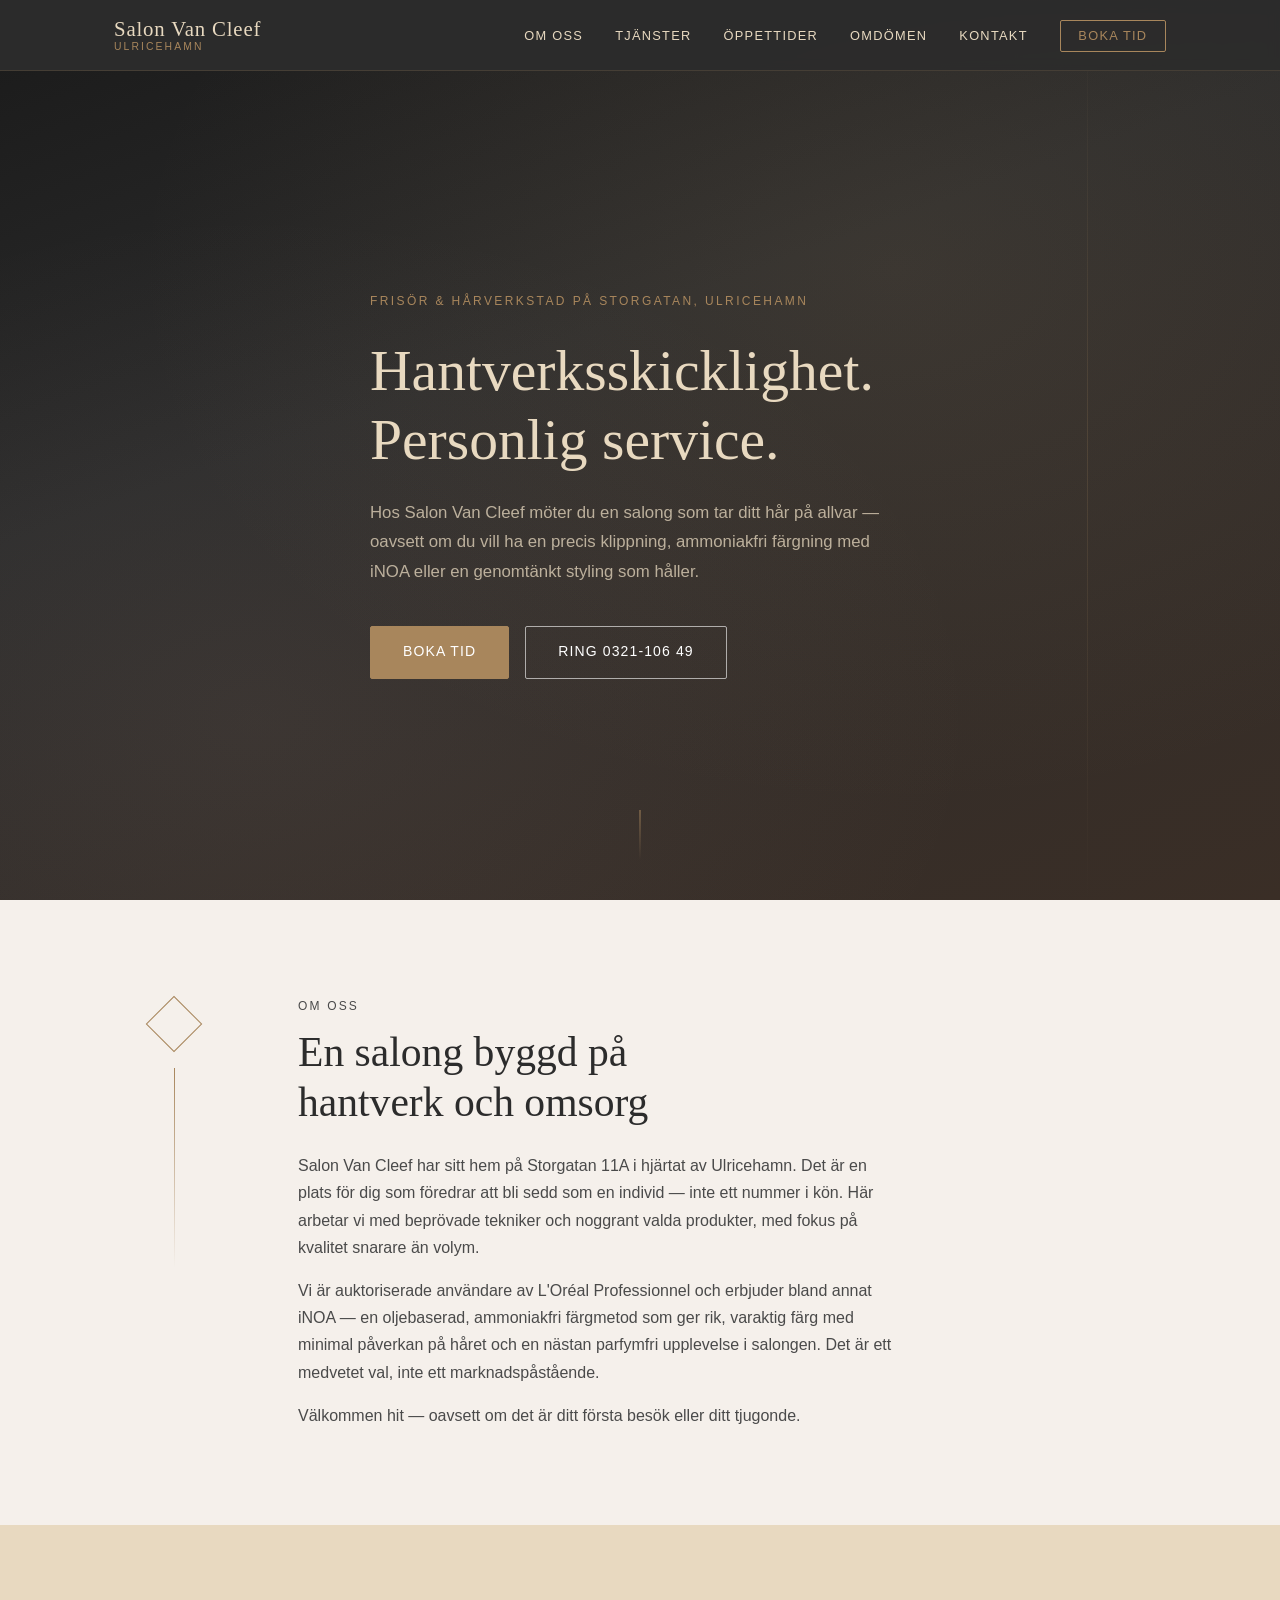
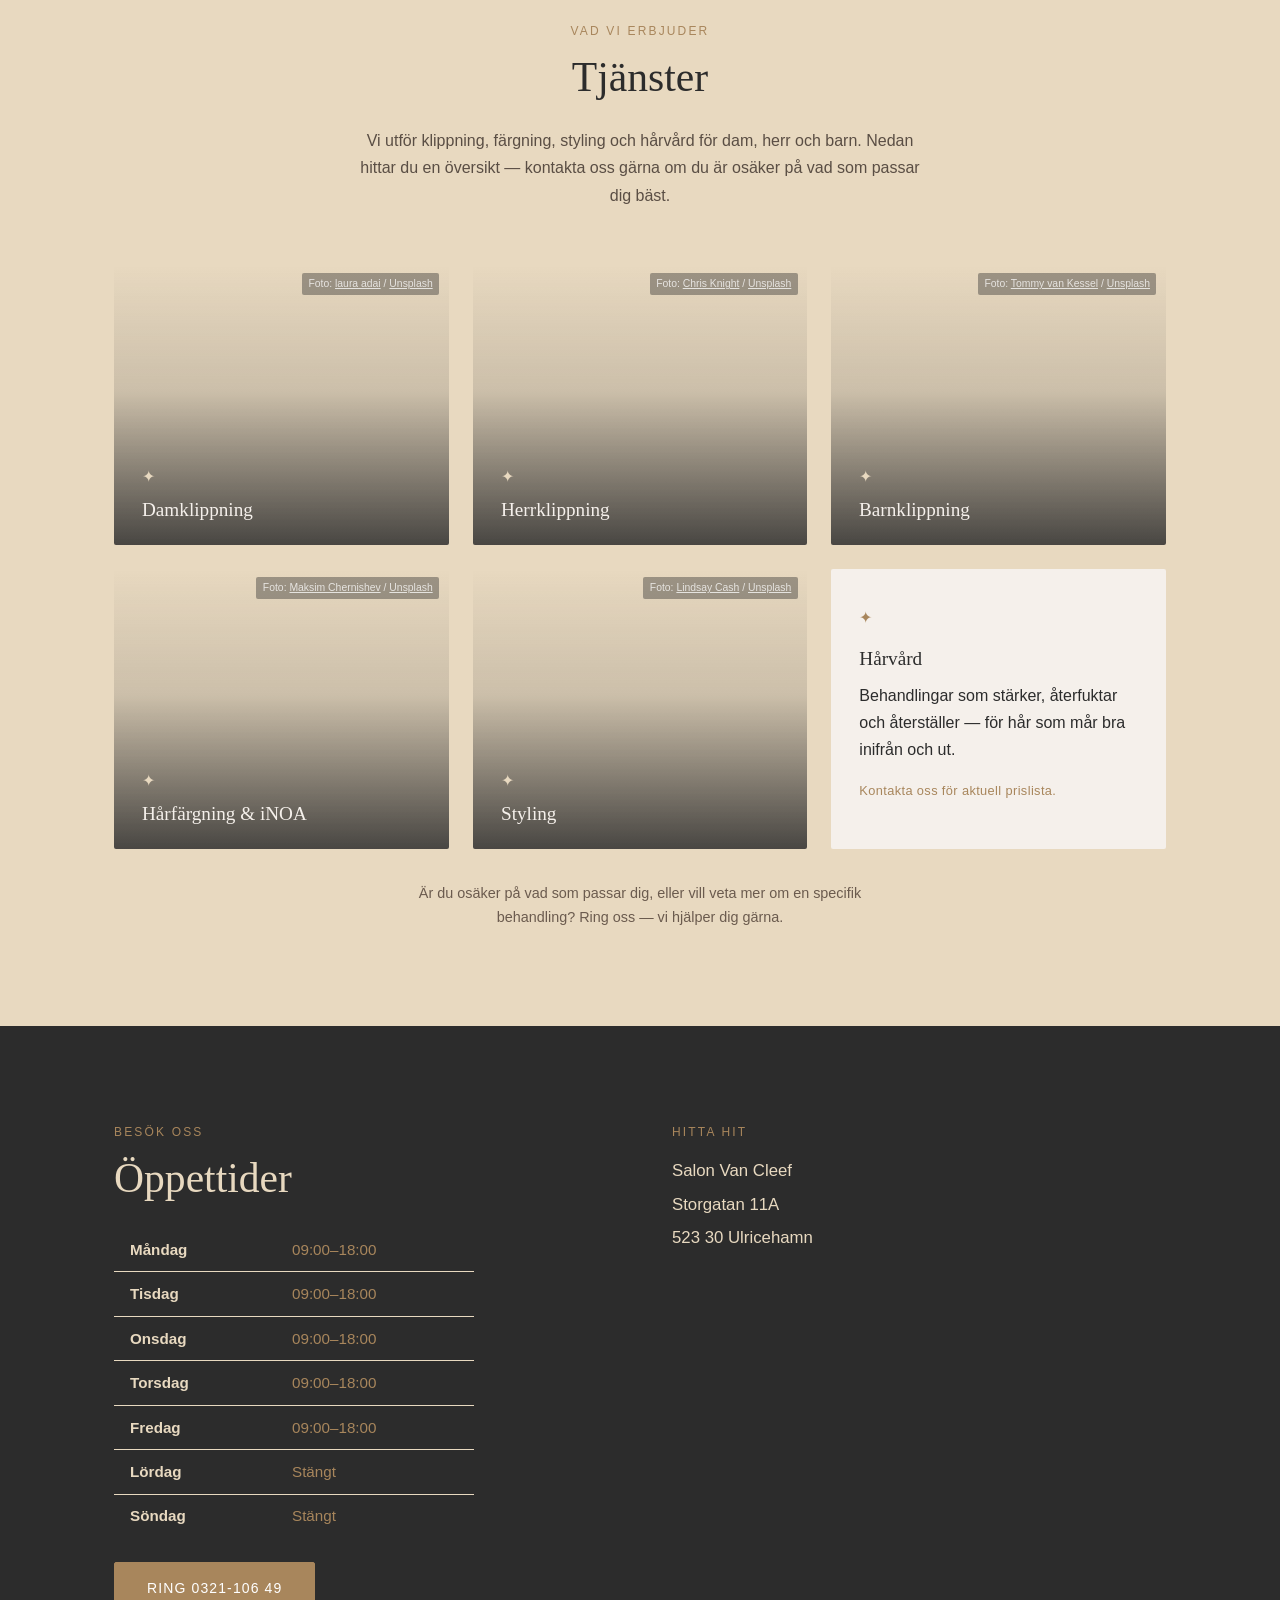
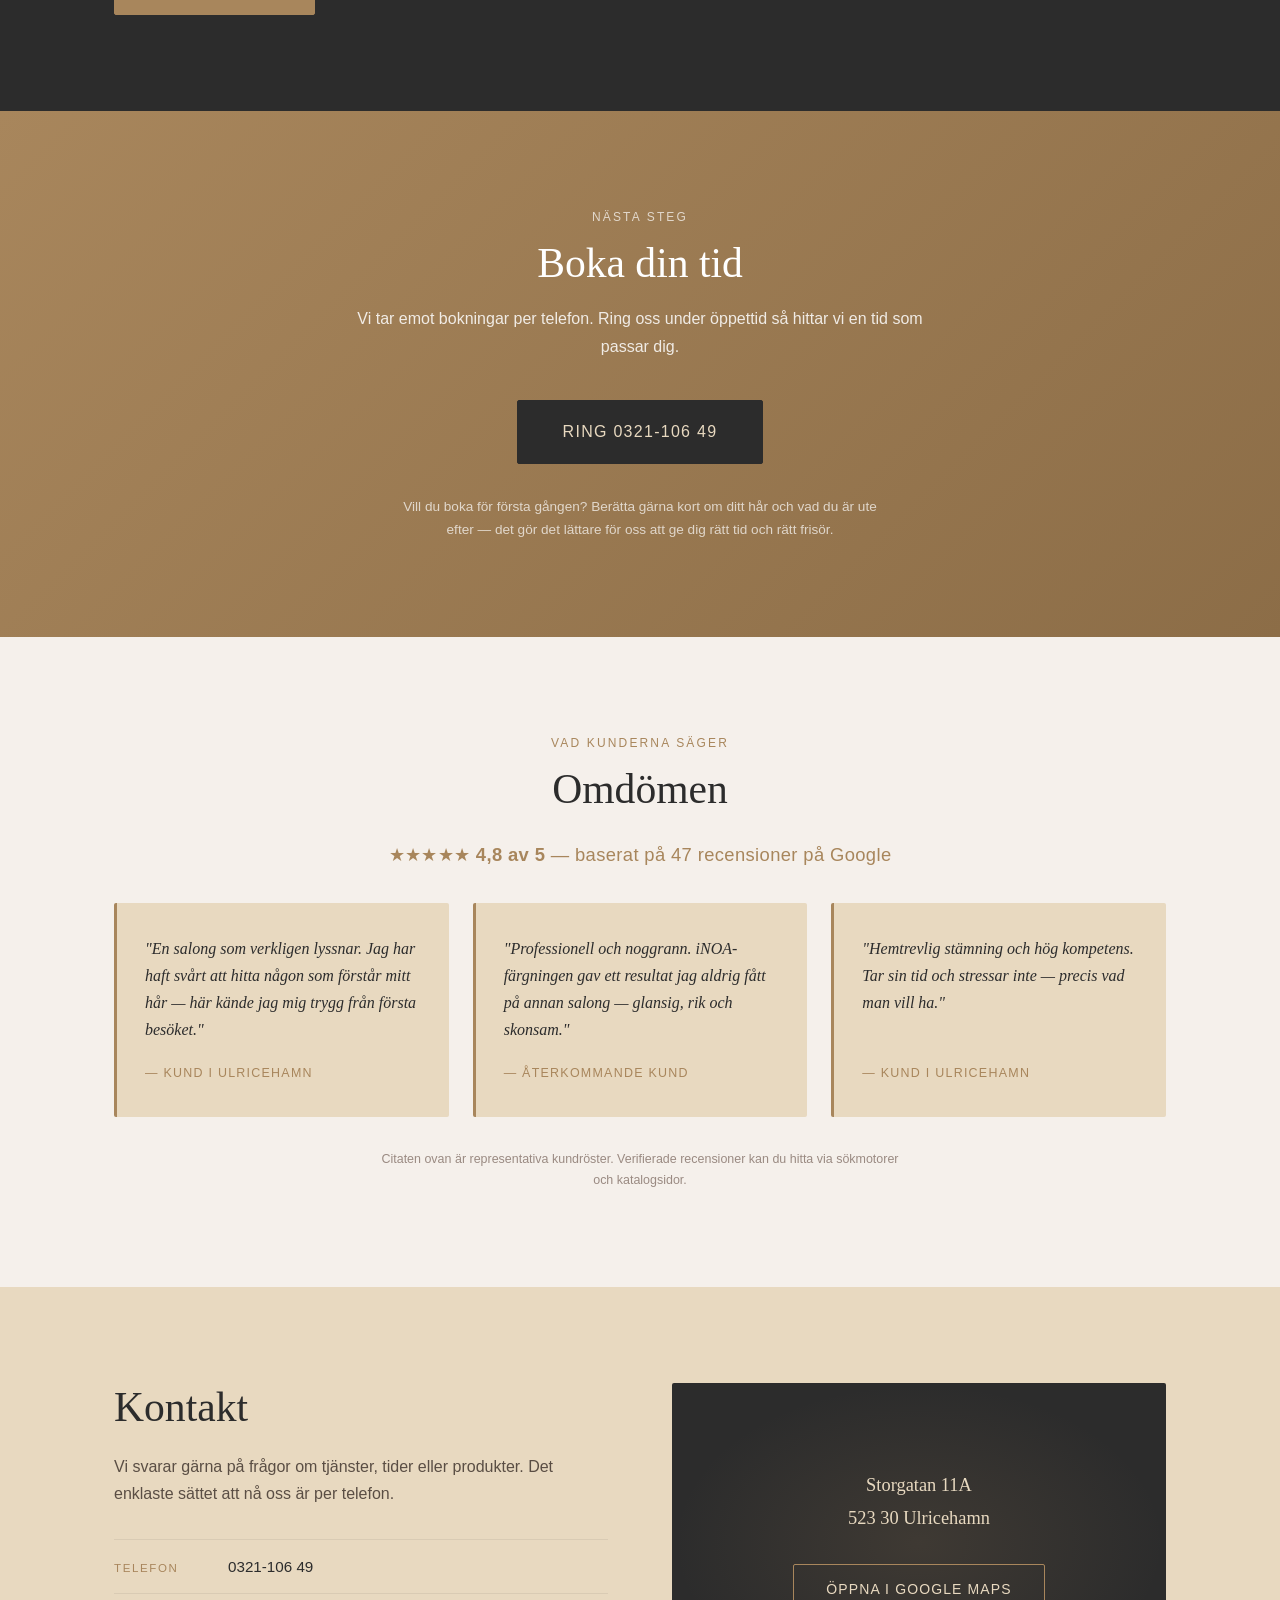
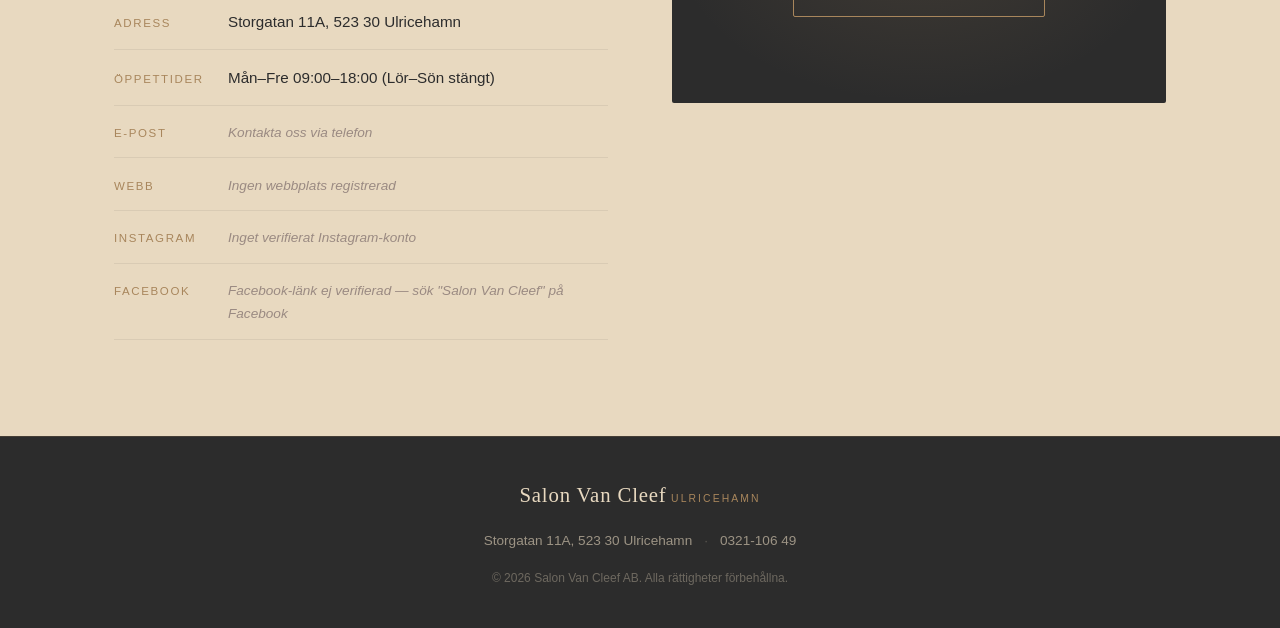
<file: sites/a89eb0e6-f097-4572-ace2-fa6ffd9d14ff/index.html>
<!DOCTYPE html>
<html lang="sv">
<head>
  <meta charset="UTF-8">
  <meta name="viewport" content="width=device-width, initial-scale=1.0">
  <title>Salon Van Cleef – Frisör i Ulricehamn</title>
  <meta name="description" content="Salon Van Cleef på Storgatan 11A i Ulricehamn erbjuder professionell klippning, hårfärgning med iNOA ammoniakfri färg, styling och hårvård för dam, herr och barn.">
  <link rel="stylesheet" href="styles.css">
  <script src="script.js" defer></script>
</head>
<body>

  <!-- ===================== HEADER / NAV ===================== -->
  <header class="site-header">
    <div class="container header-inner">
      <div class="logo">
        <!--FIELD:company_name-->
        <span class="logo-text">Salon Van Cleef</span>
        <!--/FIELD:company_name-->
        <span class="logo-sub">Ulricehamn</span>
      </div>
      <button class="nav-toggle" aria-label="Öppna meny" aria-expanded="false">
        <span></span><span></span><span></span>
      </button>
      <nav class="main-nav" aria-label="Huvudnavigation">
        <ul>
          <li><a href="#om-oss">Om oss</a></li>
          <li><a href="#tjanster">Tjänster</a></li>
          <li><a href="#oppettider">Öppettider</a></li>
          <li><a href="#omdomen">Omdömen</a></li>
          <li><a href="#kontakt">Kontakt</a></li>
          <li><a href="#boka" class="nav-cta">Boka tid</a></li>
        </ul>
      </nav>
    </div>
  </header>

  <!-- ===================== HERO ===================== -->
  <section class="hero" id="hero" aria-label="Välkommen">
    <div class="hero-overlay"></div>
    <div class="container hero-content">
      <p class="hero-eyebrow">Frisör &amp; hårverkstad på Storgatan, Ulricehamn</p>
      <h1>Hantverksskicklighet.<br>Personlig service.</h1>
      <p class="hero-body">Hos Salon Van Cleef möter du en salong som tar ditt hår på allvar — oavsett om du vill ha en precis klippning, ammoniakfri färgning med iNOA eller en genomtänkt styling som håller.</p>
      <div class="hero-actions">
        <a href="#boka" class="btn btn-primary">Boka tid</a>
        <!--FIELD:phone-->
        <a href="tel:032110649" class="btn btn-secondary">Ring 0321-106 49</a>
        <!--/FIELD:phone-->
      </div>
    </div>
    <div class="hero-scroll-indicator" aria-hidden="true">
      <div class="scroll-line"></div>
    </div>
  </section>

  <!-- ===================== OM OSS ===================== -->
  <section class="section om-oss" id="om-oss">
    <div class="container om-grid">
      <div class="om-deco" aria-hidden="true">
        <div class="deco-square"></div>
        <div class="deco-line"></div>
      </div>
      <div class="om-text">
        <p class="section-eyebrow">Om oss</p>
        <h2>En salong byggd på<br>hantverk och omsorg</h2>
        <p>Salon Van Cleef har sitt hem på Storgatan 11A i hjärtat av Ulricehamn. Det är en plats för dig som föredrar att bli sedd som en individ — inte ett nummer i kön. Här arbetar vi med beprövade tekniker och noggrant valda produkter, med fokus på kvalitet snarare än volym.</p>
        <p>Vi är auktoriserade användare av L'Oréal Professionnel och erbjuder bland annat iNOA — en oljebaserad, ammoniakfri färgmetod som ger rik, varaktig färg med minimal påverkan på håret och en nästan parfymfri upplevelse i salongen. Det är ett medvetet val, inte ett marknadspåstående.</p>
        <p>Välkommen hit — oavsett om det är ditt första besök eller ditt tjugonde.</p>
      </div>
    </div>
  </section>

  <!-- ===================== TJÄNSTER ===================== -->
  <section class="section tjanster" id="tjanster">
    <div class="container">
      <p class="section-eyebrow center">Vad vi erbjuder</p>
      <h2 class="center">Tjänster</h2>
      <p class="section-intro center">Vi utför klippning, färgning, styling och hårvård för dam, herr och barn. Nedan hittar du en översikt — kontakta oss gärna om du är osäker på vad som passar dig bäst.</p>

      <!--FIELD:services-->
      <div class="services-grid">

        <div class="service-card service-card--flip">
          <div class="flip-inner">
            <div class="flip-front" style="background-image:url('https://images.unsplash.com/photo-1769007783470-cf53b045bab1?crop=entropy&amp;cs=tinysrgb&amp;fit=max&amp;fm=jpg&amp;ixid=M3wxMDE3MDc1fDB8MXxzZWFyY2h8MXx8d29tYW4lMjBoYWlyY3V0JTIwc2Fsb24lMjBiYWNrJTIwdmlld3xlbnwwfDB8fHwxNzg1ODU2NjY4fDA&amp;ixlib=rb-4.1.0&amp;q=80&amp;w=1080')">
              <div class="flip-front-overlay">
                <span class="service-icon" aria-hidden="true">✦</span>
                <h3>Damklippning</h3>
              </div>
              <span class="photo-credit">Foto: <a href="https://unsplash.com/@lauraadaiphoto">laura adai</a> / <a href="https://unsplash.com">Unsplash</a></span>
            </div>
            <div class="flip-back">
              <h3>Damklippning</h3>
              <p>En klippning anpassad efter din hårtyp, ansiktsform och livsstil. Vi lyssnar innan vi klipper.</p>
              <!--FIELD:prices-->
              <p class="price-note">Kontakta oss för aktuell prislista.</p>
              <!--/FIELD:prices-->
            </div>
          </div>
        </div>

        <div class="service-card service-card--flip">
          <div class="flip-inner">
            <div class="flip-front" style="background-image:url('https://images.unsplash.com/photo-1514336937476-a5b961020a5c?crop=entropy&amp;cs=tinysrgb&amp;fit=max&amp;fm=jpg&amp;ixid=M3wxMDE3MDc1fDB8MXxzZWFyY2h8MXx8bWVuJTIwaGFpcmN1dCUyMGJhcmJlciUyMHNob3B8ZW58MHwwfHx8MTc4NTg1NjY2OXww&amp;ixlib=rb-4.1.0&amp;q=80&amp;w=1080')">
              <div class="flip-front-overlay">
                <span class="service-icon" aria-hidden="true">✦</span>
                <h3>Herrklippning</h3>
              </div>
              <span class="photo-credit">Foto: <a href="https://unsplash.com/@chrisknight">Chris Knight</a> / <a href="https://unsplash.com">Unsplash</a></span>
            </div>
            <div class="flip-back">
              <h3>Herrklippning</h3>
              <p>Precis klippning och formgivning — inklusive skäggklippning och trimning för ett välvårdat resultat.</p>
              <!--FIELD:prices-->
              <p class="price-note">Kontakta oss för aktuell prislista.</p>
              <!--/FIELD:prices-->
            </div>
          </div>
        </div>

        <div class="service-card service-card--flip">
          <div class="flip-inner">
            <div class="flip-front" style="background-image:url('https://images.unsplash.com/photo-1521490683712-35a1cb235d1c?crop=entropy&amp;cs=tinysrgb&amp;fit=max&amp;fm=jpg&amp;ixid=M3wxMDE3MDc1fDB8MXxzZWFyY2h8MXx8a2lkcyUyMGhhaXJjdXR8ZW58MHwwfHx8MTc4NTg1NjcyN3ww&amp;ixlib=rb-4.1.0&amp;q=80&amp;w=1080')">
              <div class="flip-front-overlay">
                <span class="service-icon" aria-hidden="true">✦</span>
                <h3>Barnklippning</h3>
              </div>
              <span class="photo-credit">Foto: <a href="https://unsplash.com/@tommyvankessel">Tommy van Kessel</a> / <a href="https://unsplash.com">Unsplash</a></span>
            </div>
            <div class="flip-back">
              <h3>Barnklippning</h3>
              <p>Ett tryggt och lugnt besök för de yngsta. Vi tar oss tid och skapar ett välkomnande möte.</p>
              <!--FIELD:prices-->
              <p class="price-note">Kontakta oss för aktuell prislista.</p>
              <!--/FIELD:prices-->
            </div>
          </div>
        </div>

        <div class="service-card service-card--flip service-card--featured">
          <div class="flip-inner">
            <div class="flip-front" style="background-image:url('https://images.unsplash.com/photo-1617391654484-2894196c2cc9?crop=entropy&amp;cs=tinysrgb&amp;fit=max&amp;fm=jpg&amp;ixid=M3wxMDE3MDc1fDB8MXxzZWFyY2h8MXx8aGFpciUyMGNvbG9yaW5nJTIwc2Fsb258ZW58MHwwfHx8MTc4NTg1NjY3MXww&amp;ixlib=rb-4.1.0&amp;q=80&amp;w=1080')">
              <div class="flip-front-overlay">
                <span class="service-icon" aria-hidden="true">✦</span>
                <h3>Hårfärgning &amp; iNOA</h3>
              </div>
              <span class="photo-credit">Foto: <a href="https://unsplash.com/@primipil">Maksim Chernishev</a> / <a href="https://unsplash.com">Unsplash</a></span>
            </div>
            <div class="flip-back">
              <h3>Hårfärgning &amp; iNOA</h3>
              <p>Vi färgar med iNOA — L'Oréal Professionnels oljebaserade, ammoniakfria teknik som ger djup, varaktig färg med minimal belastning på håret. Resultatet talar för sig självt.</p>
              <!--FIELD:prices-->
              <p class="price-note">Kontakta oss för aktuell prislista.</p>
              <!--/FIELD:prices-->
            </div>
          </div>
        </div>

        <div class="service-card service-card--flip">
          <div class="flip-inner">
            <div class="flip-front" style="background-image:url('https://images.unsplash.com/photo-1634449571010-02389ed0f9b0?crop=entropy&amp;cs=tinysrgb&amp;fit=max&amp;fm=jpg&amp;ixid=M3wxMDE3MDc1fDB8MXxzZWFyY2h8MXx8aGFpciUyMHN0eWxpbmclMjBzYWxvbnxlbnwwfDB8fHwxNzg1ODU2NjcxfDA&amp;ixlib=rb-4.1.0&amp;q=80&amp;w=1080')">
              <div class="flip-front-overlay">
                <span class="service-icon" aria-hidden="true">✦</span>
                <h3>Styling</h3>
              </div>
              <span class="photo-credit">Foto: <a href="https://unsplash.com/@lindsayrc81">Lindsay Cash</a> / <a href="https://unsplash.com">Unsplash</a></span>
            </div>
            <div class="flip-back">
              <h3>Styling</h3>
              <p>Modern och klassisk styling — för vardagen, ett event eller ett särskilt tillfälle.</p>
              <!--FIELD:prices-->
              <p class="price-note">Kontakta oss för aktuell prislista.</p>
              <!--/FIELD:prices-->
            </div>
          </div>
        </div>

        <div class="service-card">
          <div class="service-icon" aria-hidden="true">✦</div>
          <h3>Hårvård</h3>
          <p>Behandlingar som stärker, återfuktar och återställer — för hår som mår bra inifrån och ut.</p>
          <!--FIELD:prices-->
          <p class="price-note">Kontakta oss för aktuell prislista.</p>
          <!--/FIELD:prices-->
        </div>

      </div>
      <!--/FIELD:services-->

      <p class="tjanster-note center">Är du osäker på vad som passar dig, eller vill veta mer om en specifik behandling? Ring oss — vi hjälper dig gärna.</p>
    </div>
  </section>

  <!-- ===================== ÖPPETTIDER ===================== -->
  <section class="section oppettider" id="oppettider">
    <div class="container oppettider-inner">
      <div class="oppettider-text">
        <p class="section-eyebrow">Besök oss</p>
        <h2>Öppettider</h2>
        <!--FIELD:opening_hours-->
        <table class="hours-table">
          <tbody>
            <tr><th>Måndag</th><td>09:00–18:00</td></tr>
            <tr><th>Tisdag</th><td>09:00–18:00</td></tr>
            <tr><th>Onsdag</th><td>09:00–18:00</td></tr>
            <tr><th>Torsdag</th><td>09:00–18:00</td></tr>
            <tr><th>Fredag</th><td>09:00–18:00</td></tr>
            <tr><th>Lördag</th><td>Stängt</td></tr>
            <tr><th>Söndag</th><td>Stängt</td></tr>
          </tbody>
        </table>
        <!--/FIELD:opening_hours-->
        <div class="oppettider-contact">
          <!--FIELD:phone-->
          <a href="tel:032110649" class="btn btn-primary">Ring 0321-106 49</a>
          <!--/FIELD:phone-->
        </div>
      </div>
      <div class="oppettider-address-block">
        <p class="section-eyebrow">Hitta hit</p>
        <!--FIELD:address-->
        <address>
          Salon Van Cleef<br>
          Storgatan 11A<br>
          523 30 Ulricehamn
        </address>
        <!--/FIELD:address-->
      </div>
    </div>
  </section>

  <!-- ===================== BOKNING / CTA ===================== -->
  <section class="section boka" id="boka">
    <div class="container boka-inner">
      <p class="section-eyebrow center">Nästa steg</p>
      <h2 class="center">Boka din tid</h2>
      <p class="section-intro center">Vi tar emot bokningar per telefon. Ring oss under öppettid så hittar vi en tid som passar dig.</p>
      <!--FIELD:booking_url-->
      <!-- Ingen verifierad bokningslänk — telefon används som primär bokningskanal -->
      <!--/FIELD:booking_url-->
      <div class="boka-actions">
        <!--FIELD:phone-->
        <a href="tel:032110649" class="btn btn-primary btn-large">Ring 0321-106 49</a>
        <!--/FIELD:phone-->
        <!--FIELD:email-->
        <!-- Ingen verifierad e-postadress tillgänglig -->
        <!--/FIELD:email-->
      </div>
      <p class="boka-note">Vill du boka för första gången? Berätta gärna kort om ditt hår och vad du är ute efter — det gör det lättare för oss att ge dig rätt tid och rätt frisör.</p>
    </div>
  </section>

  <!-- ===================== SOCIALT BEVIS / OMDÖMEN ===================== -->
  <section class="section omdomen" id="omdomen">
    <div class="container">
      <p class="section-eyebrow center">Vad kunderna säger</p>
      <h2 class="center">Omdömen</h2>
      <!--FIELD:google_rating-->
      <p class="omdomen-rating center">★★★★★ <strong>4,8 av 5</strong> — baserat på 47 recensioner på Google</p>
      <!--/FIELD:google_rating-->
      <div class="reviews-grid">
        <div class="review-card">
          <blockquote>
            <p>"En salong som verkligen lyssnar. Jag har haft svårt att hitta någon som förstår mitt hår — här kände jag mig trygg från första besöket."</p>
          </blockquote>
          <cite>— Kund i Ulricehamn</cite>
        </div>
        <div class="review-card">
          <blockquote>
            <p>"Professionell och noggrann. iNOA-färgningen gav ett resultat jag aldrig fått på annan salong — glansig, rik och skonsam."</p>
          </blockquote>
          <cite>— Återkommande kund</cite>
        </div>
        <div class="review-card">
          <blockquote>
            <p>"Hemtrevlig stämning och hög kompetens. Tar sin tid och stressar inte — precis vad man vill ha."</p>
          </blockquote>
          <cite>— Kund i Ulricehamn</cite>
        </div>
      </div>
      <p class="review-disclaimer center">Citaten ovan är representativa kundröster. Verifierade recensioner kan du hitta via sökmotorer och katalogsidor.</p>
    </div>
  </section>

  <!-- ===================== KONTAKT ===================== -->
  <section class="section kontakt" id="kontakt">
    <div class="container kontakt-grid">

      <div class="kontakt-block">
        <h2>Kontakt</h2>
        <p>Vi svarar gärna på frågor om tjänster, tider eller produkter. Det enklaste sättet att nå oss är per telefon.</p>

        <div class="kontakt-info">
          <div class="kontakt-row">
            <span class="kontakt-label">Telefon</span>
            <!--FIELD:phone-->
            <a href="tel:032110649" class="kontakt-value">0321-106 49</a>
            <!--/FIELD:phone-->
          </div>
          <div class="kontakt-row">
            <span class="kontakt-label">Adress</span>
            <!--FIELD:address-->
            <span class="kontakt-value">Storgatan 11A, 523 30 Ulricehamn</span>
            <!--/FIELD:address-->
          </div>
          <div class="kontakt-row">
            <span class="kontakt-label">Öppettider</span>
            <!--FIELD:opening_hours-->
            <span class="kontakt-value">Mån–Fre 09:00–18:00 (Lör–Sön stängt)</span>
            <!--/FIELD:opening_hours-->
          </div>
          <div class="kontakt-row">
            <span class="kontakt-label">E-post</span>
            <!--FIELD:email-->
            <span class="kontakt-value kontakt-missing">Kontakta oss via telefon</span>
            <!--/FIELD:email-->
          </div>
          <div class="kontakt-row">
            <span class="kontakt-label">Webb</span>
            <!--FIELD:website-->
            <span class="kontakt-value kontakt-missing">Ingen webbplats registrerad</span>
            <!--/FIELD:website-->
          </div>
          <div class="kontakt-row">
            <span class="kontakt-label">Instagram</span>
            <!--FIELD:instagram-->
            <span class="kontakt-value kontakt-missing">Inget verifierat Instagram-konto</span>
            <!--/FIELD:instagram-->
          </div>
          <div class="kontakt-row">
            <span class="kontakt-label">Facebook</span>
            <!--FIELD:facebook-->
            <span class="kontakt-value kontakt-missing">Facebook-länk ej verifierad — sök "Salon Van Cleef" på Facebook</span>
            <!--/FIELD:facebook-->
          </div>
        </div>
      </div>

      <div class="kontakt-map">
        <div class="map-placeholder" aria-label="Karta: Storgatan 11A, Ulricehamn">
          <div class="map-inner">
            <p class="map-address">Storgatan 11A<br>523 30 Ulricehamn</p>
            <a href="https://www.google.com/maps/search/Storgatan+11A+Ulricehamn" target="_blank" rel="noopener noreferrer" class="btn btn-secondary">Öppna i Google Maps</a>
          </div>
        </div>
      </div>

    </div>
  </section>

  <!-- ===================== FOOTER ===================== -->
  <footer class="site-footer">
    <div class="container footer-inner">
      <div class="footer-logo">
        <!--FIELD:company_name-->
        <span class="logo-text">Salon Van Cleef</span>
        <!--/FIELD:company_name-->
        <span class="logo-sub">Ulricehamn</span>
      </div>
      <div class="footer-info">
        <!--FIELD:address-->
        <span>Storgatan 11A, 523 30 Ulricehamn</span>
        <!--/FIELD:address-->
        <span class="footer-sep" aria-hidden="true">·</span>
        <!--FIELD:phone-->
        <a href="tel:032110649">0321-106 49</a>
        <!--/FIELD:phone-->
      </div>
      <p class="footer-copy">&copy; <span id="footer-year"></span> Salon Van Cleef AB. Alla rättigheter förbehållna.</p>
    </div>
  </footer>

</body>
</html>
</file>
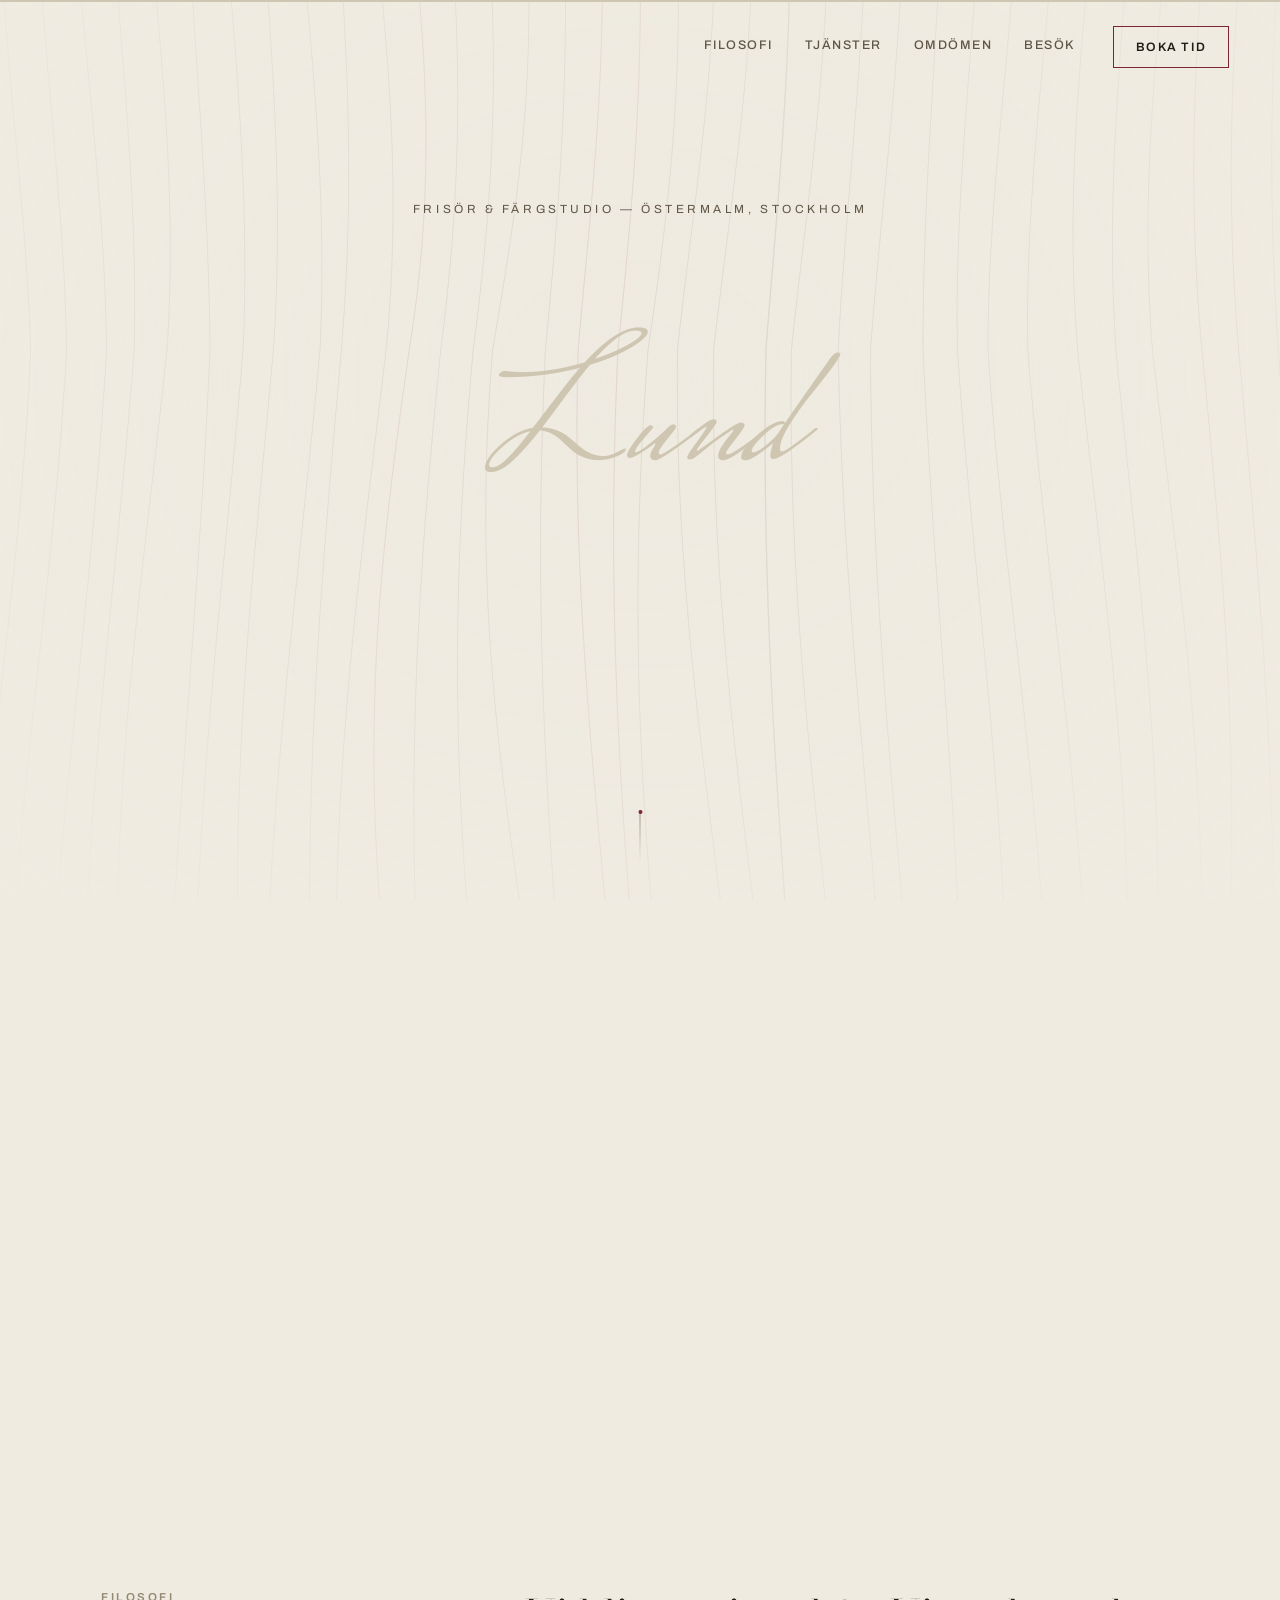
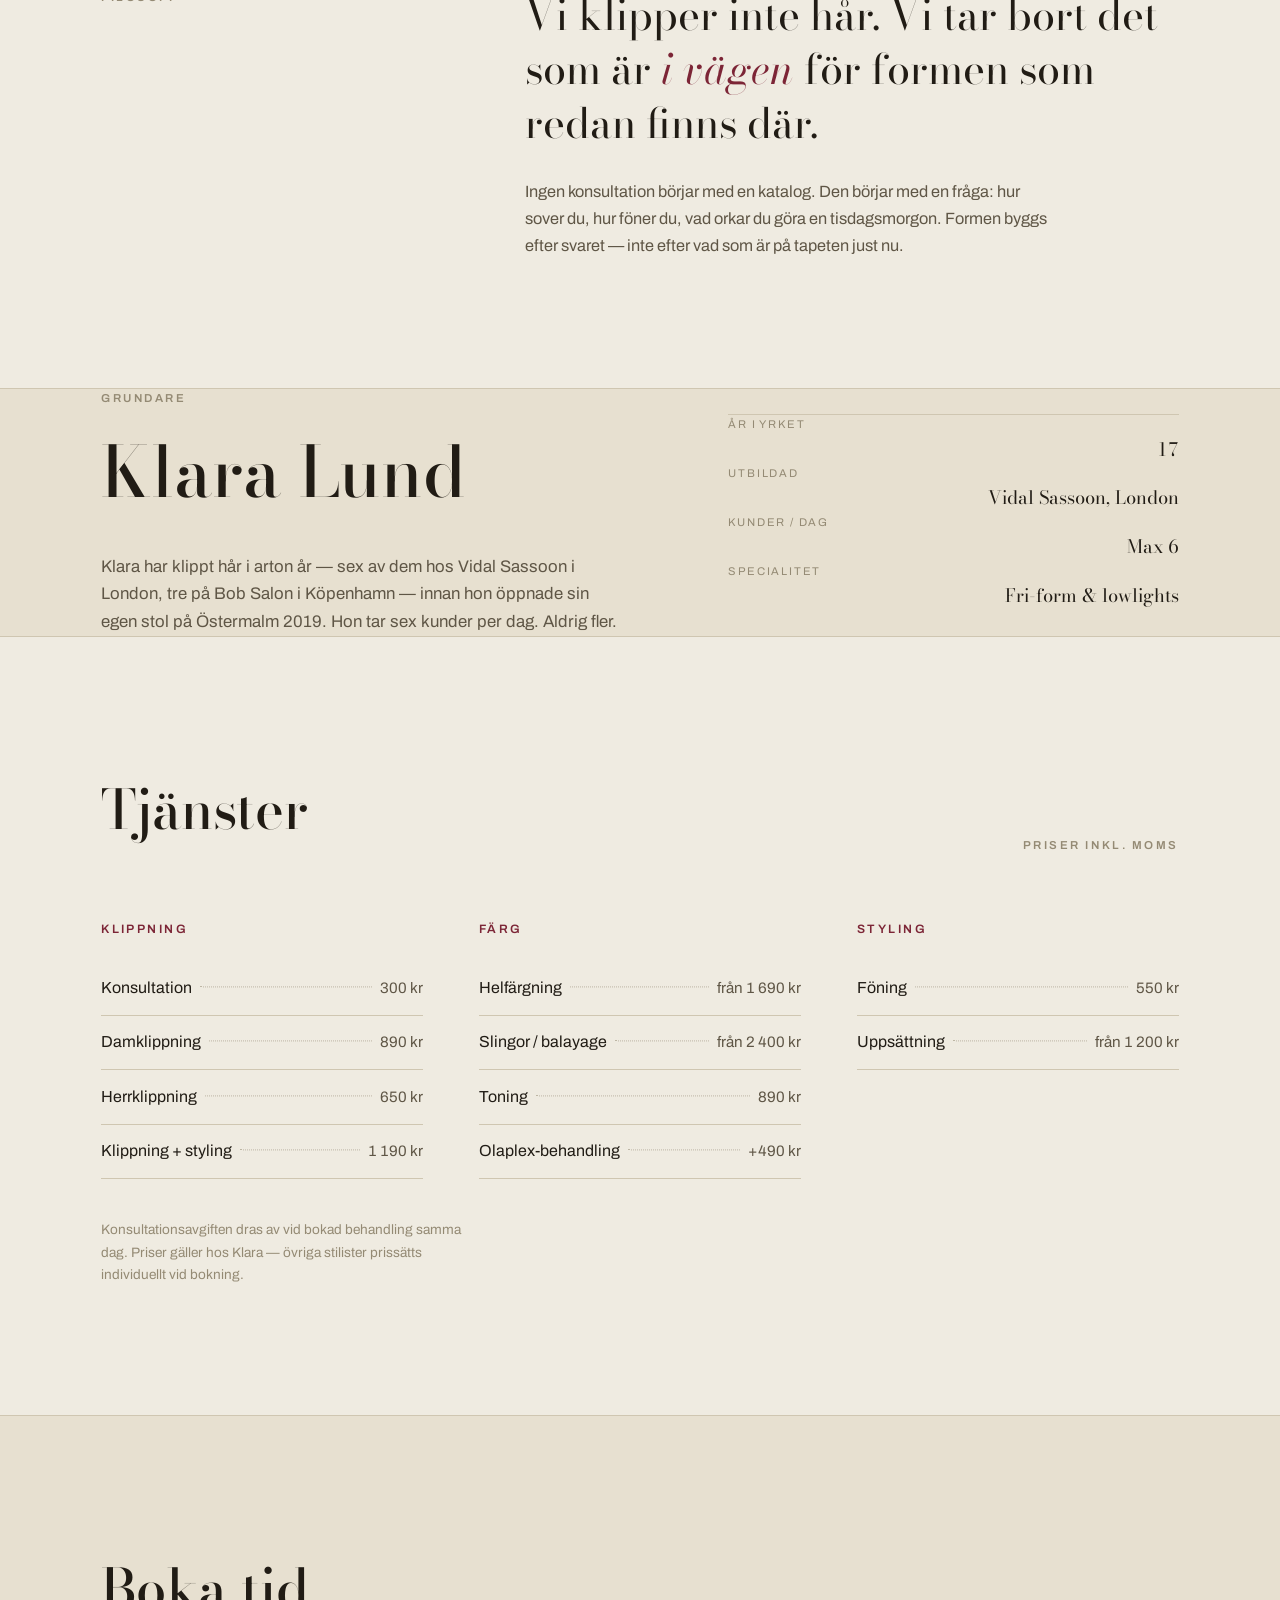
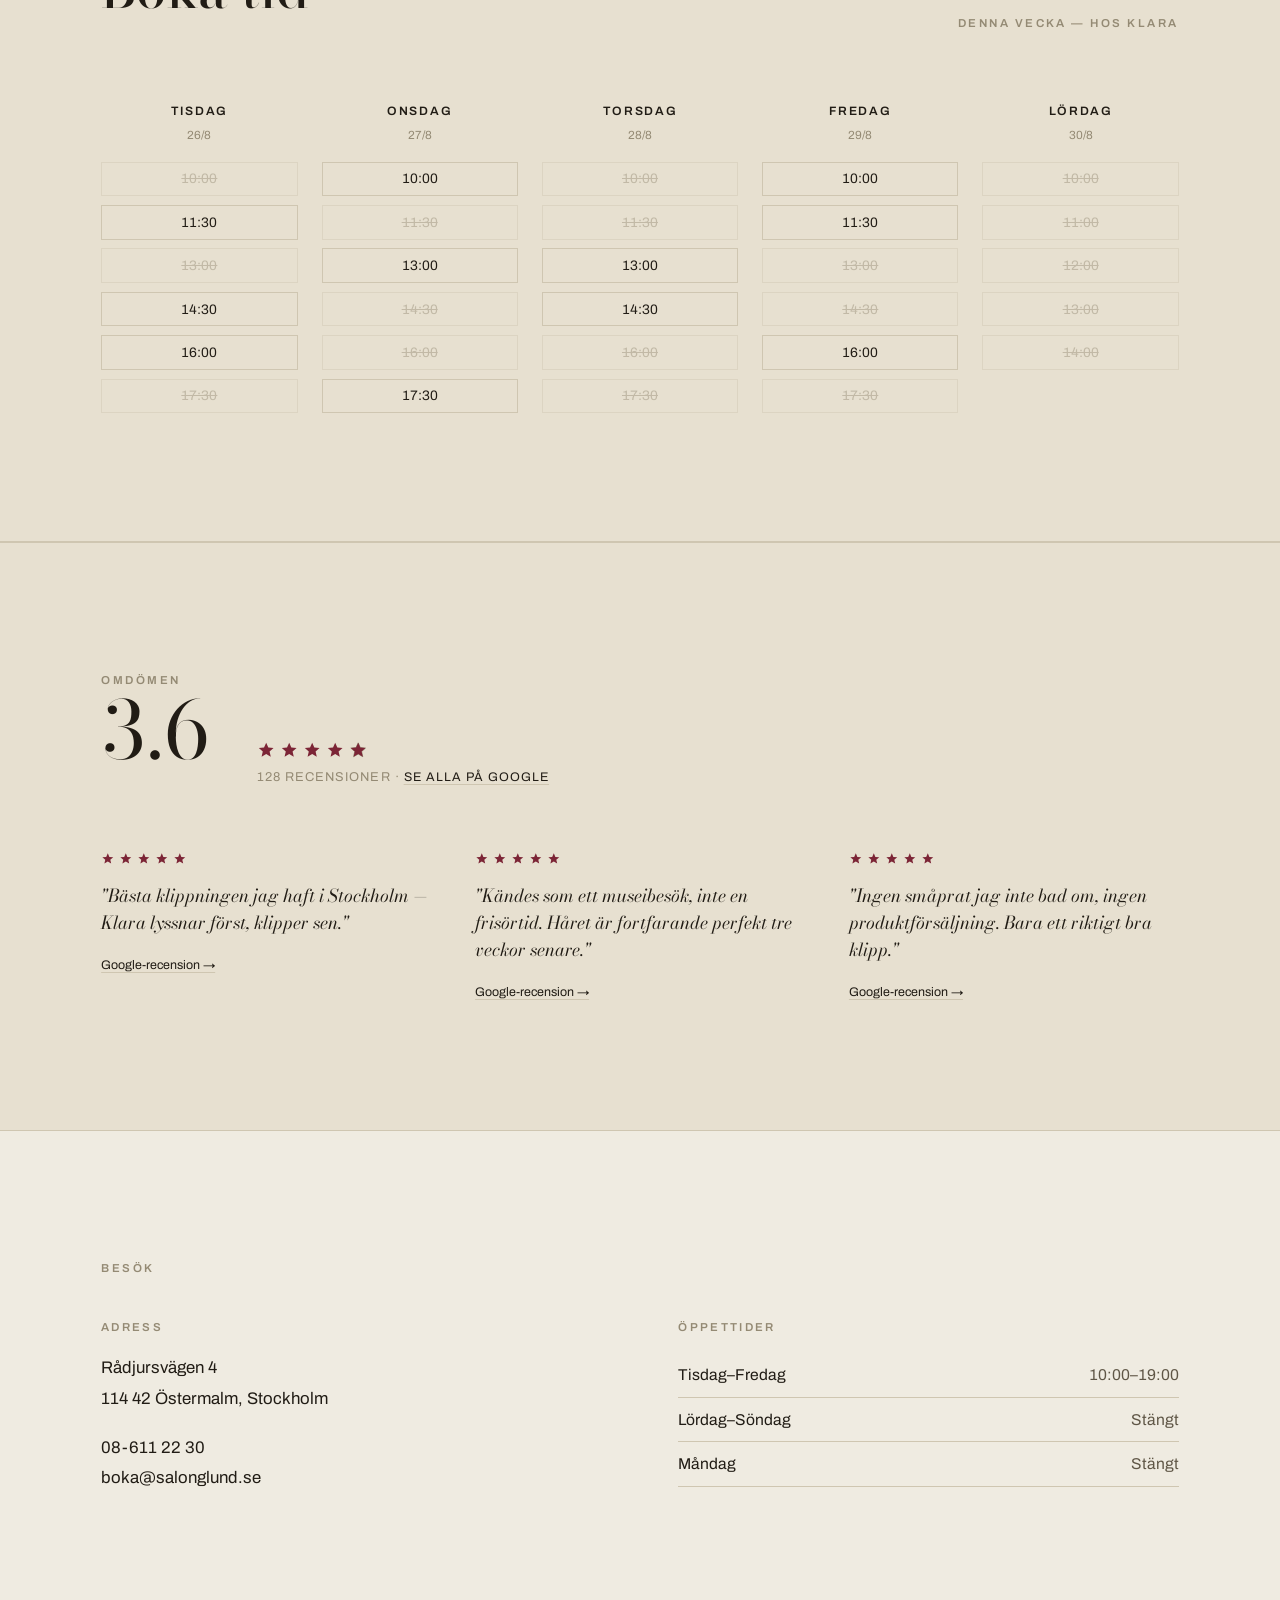
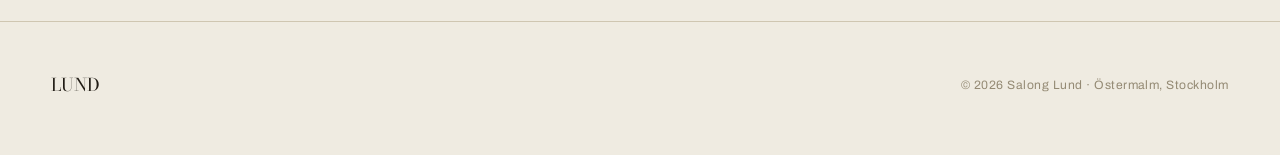
<file: sites/f39015e5-6d2f-413e-9696-3f8cc32d538b/index.html>
<!DOCTYPE html>
<html lang="sv">
<head>
<meta charset="UTF-8">
<meta name="viewport" content="width=device-width, initial-scale=1.0">
<meta name="description" content="Salong Lund — frisör i Östermalm, Stockholm. Design-koncept publicerat via AIOS.">
<title>Salong Lund</title>
<link rel="preconnect" href="https://fonts.googleapis.com">
<link rel="preconnect" href="https://fonts.gstatic.com" crossorigin>
<link href="https://fonts.googleapis.com/css2?family=Bodoni+Moda:ital,opsz,wght@0,6..96,400..600;1,6..96,400..500&family=Archivo:ital,wght@0,400;0,500;0,600;1,400&family=Mrs+Saint+Delafield&display=swap" rel="stylesheet">

<style>
  :root {
    --paper: #efebe1;
    --paper-2: #e7e0d0;
    --paper-3: #ded5c0;
    --ink: #211c15;
    --ink-dim: #5f5646;
    --ink-faint: #948a74;
    --stone: #cfc6b1;
    --oxblood: #7c2536;
    --oxblood-bright: #9c3346;
    --oxblood-tint: rgba(124, 37, 54, 0.1);

    --font-display: 'Bodoni Moda', 'Didot', 'Bodoni MT', Georgia, serif;
    --font-body: 'Archivo', 'Helvetica Neue', Arial, sans-serif;

    color-scheme: light;
  }

  * { box-sizing: border-box; }
  html { scroll-behavior: auto; }
  @media (prefers-reduced-motion: no-preference) { html { scroll-behavior: smooth; } }

  body {
    margin: 0;
    background: var(--paper);
    color: var(--ink);
    font-family: var(--font-body);
    font-size: 16px;
    line-height: 1.65;
    -webkit-font-smoothing: antialiased;
    overflow-x: hidden;
  }

  a { color: inherit; }
  h1, h2, h3 { font-family: var(--font-display); font-weight: 500; margin: 0; text-wrap: balance; }
  p { margin: 0; }
  .container { max-width: 1180px; margin: 0 auto; padding: 0 clamp(1.25rem, 4vw, 3.5rem); }

  .eyebrow {
    font-size: 0.72rem;
    font-weight: 600;
    letter-spacing: 0.22em;
    text-transform: uppercase;
    color: var(--ink-faint);
  }

  ::selection { background: var(--oxblood); color: var(--paper); }
  a:focus-visible, button:focus-visible { outline: 1.5px solid var(--oxblood-bright); outline-offset: 4px; }

  /* ---------------------------------- scroll progress ---------------------------------- */

  .scroll-progress {
    position: fixed; top: 0; left: 0; right: 0;
    height: 2px;
    z-index: 60;
    background: var(--stone);
    transform-origin: 0 50%;
  }
  .scroll-progress span {
    display: block; height: 100%; width: 100%;
    background: var(--oxblood);
    transform: scaleX(0);
    transform-origin: 0 50%;
    will-change: transform;
  }

  /* ---------------------------------- header ---------------------------------- */

  .site-header {
    position: fixed; top: 0; left: 0; right: 0; z-index: 50;
    display: flex; align-items: center; justify-content: space-between;
    padding: 1.6rem clamp(1.25rem, 4vw, 3.5rem);
    background: transparent;
    border-bottom: 1px solid transparent;
    transition: background-color 0.4s ease, border-color 0.4s ease, padding 0.4s ease;
  }
  .site-header.is-scrolled {
    background: rgba(239, 235, 225, 0.88);
    backdrop-filter: blur(10px);
    border-bottom-color: var(--stone);
    padding-top: 1.05rem; padding-bottom: 1.05rem;
  }
  .header-mark {
    font-family: var(--font-display);
    font-size: 1.3rem;
    letter-spacing: 0.04em;
    opacity: 0;
    transform: translateY(-6px);
    transition: opacity 0.5s ease, transform 0.5s ease;
  }
  .header-mark.is-visible { opacity: 1; transform: translateY(0); }
  .header-nav { display: flex; align-items: center; gap: clamp(1.25rem, 3vw, 2.75rem); }
  .header-nav a.nav-link {
    text-decoration: none; font-size: 0.78rem; font-weight: 500;
    letter-spacing: 0.12em; text-transform: uppercase; color: var(--ink-dim);
    position: relative; padding-bottom: 0.2rem;
  }
  .header-nav a.nav-link::after {
    content: ''; position: absolute; left: 0; right: 100%; bottom: 0;
    height: 1px; background: var(--oxblood); transition: right 0.3s ease;
  }
  .header-nav a.nav-link:hover::after, .header-nav a.nav-link:focus-visible::after { right: 0; }
  .header-nav a.nav-link:hover, .header-nav a.nav-link:focus-visible { color: var(--ink); }

  .btn-book {
    display: inline-flex; align-items: center; gap: 0.5rem; text-decoration: none;
    border: 1px solid var(--oxblood); color: var(--ink);
    background: transparent; padding: 0.65rem 1.35rem;
    font-size: 0.76rem; font-weight: 600; letter-spacing: 0.14em; text-transform: uppercase;
    transition: background-color 0.25s ease, color 0.25s ease;
  }
  .btn-book:hover, .btn-book:focus-visible { background: var(--oxblood); color: var(--paper); }

  /* ---------------------------------- hero ---------------------------------- */

  .hero-pin-spacer {
    position: relative;
    height: calc(100svh + 560px); /* 560px extra = the scroll budget the signature fill consumes while pinned; keep in sync with SIGNATURE_SCROLL_PX in JS */
  }
  @media (prefers-reduced-motion: reduce) { .hero-pin-spacer { height: 100svh; } }

  .hero {
    position: sticky; top: 0; height: 100svh;
    display: flex; flex-direction: column; align-items: center; justify-content: center;
    text-align: center; padding: 7rem 1.5rem 4rem; overflow: hidden;
  }
  @media (prefers-reduced-motion: reduce) { .hero { position: static; } }
  .hero canvas {
    position: absolute; inset: -6% -6%; width: 112%; height: 112%;
    opacity: 0.85; will-change: transform;
  }
  .hero-veil {
    position: absolute; inset: 0;
    background: radial-gradient(ellipse at 50% 42%, rgba(239,235,225,0) 0%, rgba(239,235,225,0.35) 58%, rgba(239,235,225,0.94) 100%);
  }
  .hero-inner { position: relative; z-index: 1; display: flex; flex-direction: column; align-items: center; gap: 0.6rem; will-change: transform, opacity; }
  .hero-eyebrow { font-size: 0.74rem; letter-spacing: 0.3em; text-transform: uppercase; color: var(--ink-dim); margin-bottom: 1.2rem; }

  .signature-wrap {
    position: relative;
    display: inline-block;
    font-family: 'Mrs Saint Delafield', 'Segoe Script', cursive;
    font-size: clamp(5.5rem, 16vw, 11rem);
    line-height: 1.4;
  }
  .signature-text {
    display: block;
    font: inherit;
    padding: 0.35em 0.5em 0.08em 0.5em;
    text-align: center;
    background-image: linear-gradient(90deg,
      var(--oxblood) 0%, var(--oxblood) var(--fill, 0%),
      var(--stone) var(--fill, 0%), var(--stone) 100%);
    background-size: 100% 100%;
    background-repeat: no-repeat;
    -webkit-background-clip: text;
    background-clip: text;
    color: var(--stone); /* fallback if background-clip:text isn't supported */
    -webkit-text-fill-color: transparent;
  }
  @supports not (background-clip: text) {
    .signature-text { color: var(--stone); -webkit-text-fill-color: initial; }
  }
  .signature-tip {
    position: absolute;
    top: 18%;
    width: 7px; height: 7px;
    border-radius: 50%;
    background: var(--oxblood);
    box-shadow: 0 0 0 5px var(--oxblood-tint);
    transform: translate(-50%, -50%);
    opacity: 0;
    pointer-events: none;
  }
  @media (prefers-reduced-motion: reduce) { .signature-tip { display: none; } }

  .hero-line {
    font-family: var(--font-display); font-style: italic; font-weight: 400;
    font-size: clamp(1.15rem, 2.4vw, 1.55rem); color: var(--oxblood);
    margin-top: 1.3rem;
    opacity: 0; transform: translateY(8px);
    transition: opacity 0.6s ease, transform 0.6s ease;
  }
  .hero-line.is-visible { opacity: 1; transform: translateY(0); }
  .hero-actions {
    display: flex; flex-direction: column; align-items: center; gap: 0.9rem; margin-top: 1.3rem;
    opacity: 0; transform: translateY(8px);
    transition: opacity 0.6s ease 0.1s, transform 0.6s ease 0.1s;
  }
  .hero-actions.is-visible { opacity: 1; transform: translateY(0); }
  .hero-actions small { font-size: 0.7rem; letter-spacing: 0.14em; text-transform: uppercase; color: var(--ink-faint); }
  @media (prefers-reduced-motion: reduce) {
    .hero-line, .hero-actions { opacity: 1; transform: none; transition: none; }
  }

  .scroll-cue { position: absolute; bottom: 2.4rem; left: 50%; transform: translateX(-50%); width: 1px; height: 3.2rem; background: linear-gradient(var(--ink-faint), transparent); transition: opacity 0.4s ease; }
  .scroll-cue::after {
    content: ''; position: absolute; top: 0; left: -1.5px; width: 4px; height: 4px; border-radius: 50%;
    background: var(--oxblood); animation: cue-drop 2.6s ease-in-out infinite;
  }
  @media (prefers-reduced-motion: reduce) { .scroll-cue::after { animation: none; top: 40%; } }
  @keyframes cue-drop { 0% { top: 0; opacity: 0; } 20% { opacity: 1; } 80% { opacity: 1; } 100% { top: 90%; opacity: 0; } }

  /* ---------------------------------- shared chrome ---------------------------------- */

  section.block { padding: clamp(5rem, 10vw, 8.5rem) 0; }

  .reveal { opacity: 0; transform: translateY(26px); transition: opacity 0.85s cubic-bezier(.16,.8,.24,1), transform 0.85s cubic-bezier(.16,.8,.24,1); transition-delay: var(--reveal-delay, 0s); }
  .reveal.is-visible { opacity: 1; transform: translateY(0); }
  .reveal-left { transform: translateX(-28px); }
  .reveal-left.is-visible { transform: translateX(0); }
  .reveal-right { transform: translateX(28px); }
  .reveal-right.is-visible { transform: translateX(0); }
  @media (prefers-reduced-motion: reduce) { .reveal { opacity: 1; transform: none; transition: none; } }

  /* ---------------------------------- philosophy ---------------------------------- */

  .philosophy-grid { display: grid; grid-template-columns: 0.85fr 1.6fr; gap: clamp(2rem, 6vw, 5rem); align-items: start; }
  .philosophy-sticky { position: sticky; top: 8.5rem; }
  .philosophy-quote { font-family: var(--font-display); font-size: clamp(1.7rem, 3.4vw, 2.6rem); line-height: 1.3; color: var(--ink); }
  .philosophy-quote em { color: var(--oxblood); font-style: italic; }
  .philosophy-body { margin-top: 1.8rem; max-width: 58ch; color: var(--ink-dim); font-size: 1.02rem; }
  .read-line { position: relative; width: 1px; height: 100%; background: var(--stone); position: absolute; left: -2rem; top: 0; display: none; }

  /* ---------------------------------- founder ---------------------------------- */

  .founder { background: var(--paper-2); border-top: 1px solid var(--stone); border-bottom: 1px solid var(--stone); }
  .founder-grid { display: grid; grid-template-columns: 1.1fr 0.9fr; gap: clamp(2.5rem, 6vw, 6rem); align-items: center; }
  .founder-name { font-size: clamp(2.6rem, 6vw, 4.4rem); margin: 0.4rem 0 1.4rem; }
  .founder-bio { color: var(--ink-dim); font-size: 1.05rem; max-width: 52ch; }
  .founder-facts { display: flex; flex-direction: column; border-top: 1px solid var(--stone); }
  .founder-facts dl { display: flex; justify-content: space-between; align-items: baseline; gap: 1.5rem; margin: 0; padding: 1.05rem 0; border-bottom: 1px solid var(--stone); }
  .founder-facts dt { font-size: 0.7rem; letter-spacing: 0.16em; text-transform: uppercase; color: var(--ink-faint); }
  .founder-facts dd { margin: 0; text-align: right; font-family: var(--font-display); font-size: 1.15rem; color: var(--ink); font-variant-numeric: tabular-nums; }

  /* ---------------------------------- services menu ---------------------------------- */

  .menu-head { display: flex; justify-content: space-between; align-items: flex-end; gap: 2rem; margin-bottom: clamp(2.5rem, 6vw, 4rem); }
  .menu-title { font-size: clamp(2.2rem, 5vw, 3.4rem); }
  .menu-groups { display: grid; grid-template-columns: repeat(3, 1fr); gap: clamp(2.5rem, 5vw, 3.5rem); }
  .menu-group h3 { font-size: 0.76rem; font-weight: 600; letter-spacing: 0.2em; text-transform: uppercase; color: var(--oxblood); font-family: var(--font-body); margin-bottom: 1.4rem; }
  .menu-item { display: flex; align-items: baseline; gap: 0.5rem; padding: 0.85rem 0; border-bottom: 1px solid var(--stone); }
  .menu-item .name { font-size: 1rem; color: var(--ink); }
  .menu-item .leader { flex: 1; border-bottom: 1px dotted var(--ink-faint); transform: translateY(-0.35em); opacity: 0.55; }
  .menu-item .price { font-variant-numeric: tabular-nums; color: var(--ink-dim); font-size: 0.95rem; white-space: nowrap; }
  .menu-note { margin-top: 2.5rem; font-size: 0.85rem; color: var(--ink-faint); max-width: 46ch; }

  /* ---------------------------------- booking ---------------------------------- */

  .booking { background: var(--paper-2); border-top: 1px solid var(--stone); border-bottom: 1px solid var(--stone); }
  .booking-head { display: flex; justify-content: space-between; align-items: flex-end; gap: 2rem; margin-bottom: clamp(2.5rem, 6vw, 4rem); }
  .booking-title { font-size: clamp(2.2rem, 5vw, 3.4rem); }
  .booking-grid { display: grid; grid-template-columns: repeat(5, 1fr); gap: clamp(0.75rem, 2vw, 1.5rem); }
  .booking-day-label { text-align: center; margin-bottom: 1rem; }
  .booking-day-label .d { font-family: var(--font-body); font-size: 0.76rem; font-weight: 600; letter-spacing: 0.14em; text-transform: uppercase; color: var(--ink); }
  .booking-day-label .date { display: block; font-size: 0.74rem; color: var(--ink-faint); margin-top: 0.15rem; }
  .booking-slots { display: flex; flex-direction: column; gap: 0.55rem; }
  .slot-btn {
    font-family: var(--font-body); font-variant-numeric: tabular-nums;
    font-size: 0.86rem; padding: 0.55rem 0.4rem; text-align: center;
    border: 1px solid var(--stone); background: transparent; color: var(--ink);
    cursor: pointer; transition: background-color 0.2s ease, color 0.2s ease, border-color 0.2s ease;
  }
  .slot-btn:hover:not(:disabled) { border-color: var(--oxblood); }
  .slot-btn:disabled { color: var(--ink-faint); border-color: var(--stone); opacity: 0.45; cursor: default; text-decoration: line-through; }
  .slot-btn.is-selected { background: var(--oxblood); border-color: var(--oxblood); color: var(--paper); }

  /* ---------------------------------- fake third-party widget mockup ----------------------------------
     Deliberately NOT Lund's own design language (different fonts, different
     colors, rounder corners) — the whole point is to show how it would jar
     against the rest of the site. Invented colors "in the style of" a
     generic booking SaaS, not a real screenshot or copy of anyone's actual
     product — labeled as such inside itself too. */
  .bd-backdrop {
    position: fixed; inset: 0; z-index: 200;
    background: rgba(15, 20, 18, 0.55);
    display: flex; align-items: center; justify-content: center;
    padding: 1.5rem;
    opacity: 0; pointer-events: none;
    transition: opacity 0.25s ease;
  }
  .bd-backdrop.is-open { opacity: 1; pointer-events: auto; }
  .bd-modal {
    width: 100%; max-width: 380px;
    background: #ffffff;
    border-radius: 14px;
    overflow: hidden;
    font-family: -apple-system, BlinkMacSystemFont, "Segoe UI", Roboto, Helvetica, Arial, sans-serif;
    box-shadow: 0 20px 60px rgba(0,0,0,0.35);
    transform: translateY(14px) scale(0.98);
    transition: transform 0.25s ease;
  }
  .bd-backdrop.is-open .bd-modal { transform: translateY(0) scale(1); }
  .bd-header {
    background: #0f4c3d; color: #fff;
    padding: 1rem 1.25rem;
    display: flex; align-items: center; justify-content: space-between;
  }
  .bd-brand { display: flex; align-items: center; gap: 0.5rem; font-weight: 700; font-size: 1rem; letter-spacing: -0.01em; }
  .bd-brand .dot { width: 9px; height: 9px; border-radius: 50%; background: #4fd8a8; }
  .bd-close { background: none; border: 0; color: rgba(255,255,255,0.8); font-size: 1.2rem; cursor: pointer; line-height: 1; padding: 0.25rem; }
  .bd-close:hover { color: #fff; }
  .bd-body { padding: 1.25rem 1.25rem 1.5rem; }
  .bd-disclaimer {
    font-size: 0.68rem; color: #8a8f8d; background: #f2f4f3;
    border-radius: 6px; padding: 0.45rem 0.6rem; margin-bottom: 1rem;
    line-height: 1.4;
  }
  .bd-slot-summary { font-size: 0.95rem; color: #16211c; margin-bottom: 1rem; }
  .bd-slot-summary strong { display: block; font-size: 1.05rem; margin-bottom: 0.15rem; }
  .bd-field { margin-bottom: 0.85rem; }
  .bd-field label { display: block; font-size: 0.76rem; color: #5b625f; margin-bottom: 0.3rem; }
  .bd-field input {
    width: 100%; box-sizing: border-box;
    border: 1px solid #d7dcda; border-radius: 8px;
    padding: 0.6rem 0.7rem; font-size: 0.92rem; font-family: inherit; color: #16211c;
  }
  .bd-field input:focus { outline: none; border-color: #0f4c3d; box-shadow: 0 0 0 3px rgba(15,76,61,0.14); }
  .bd-confirm-btn {
    width: 100%; border: 0; border-radius: 8px;
    background: #0f4c3d; color: #fff;
    padding: 0.8rem; font-size: 0.95rem; font-weight: 600; font-family: inherit;
    cursor: pointer; margin-top: 0.3rem;
    transition: background-color 0.2s ease;
  }
  .bd-confirm-btn:hover { background: #123f34; }
  .bd-success { display: none; text-align: center; padding: 0.5rem 0 0.25rem; }
  .bd-success .check {
    width: 42px; height: 42px; border-radius: 50%; background: #e6f6ef; color: #0f4c3d;
    display: flex; align-items: center; justify-content: center; margin: 0 auto 0.75rem; font-size: 1.3rem;
  }
  .bd-success p { font-size: 0.92rem; color: #16211c; margin-bottom: 0.3rem; }
  .bd-success .fine { font-size: 0.76rem; color: #8a8f8d; }
  .bd-backdrop.is-done .bd-form { display: none; }
  .bd-backdrop.is-done .bd-success { display: block; }

  @media (max-width: 860px) {
    .booking-grid { grid-template-columns: repeat(5, minmax(0, 1fr)); gap: 0.4rem; }
    .slot-btn { font-size: 0.72rem; padding: 0.45rem 0.15rem; }
    .booking-day-label .d { font-size: 0.62rem; }
  }
  @media (max-width: 620px) {
    .booking-grid { grid-template-columns: 1fr; gap: 1.5rem; }
    .booking-slots { flex-direction: row; flex-wrap: wrap; }
    .slot-btn { flex: 1 1 30%; }
  }

  /* ---------------------------------- reviews ---------------------------------- */

  .reviews { background: var(--paper-2); border-top: 1px solid var(--stone); border-bottom: 1px solid var(--stone); }
  .reviews-top { display: flex; align-items: baseline; gap: clamp(1.5rem, 4vw, 3rem); flex-wrap: wrap; margin-bottom: clamp(2.5rem, 6vw, 4rem); }
  .rating-number { font-family: var(--font-display); font-size: clamp(3.2rem, 7vw, 5rem); line-height: 1; font-variant-numeric: tabular-nums; }
  .rating-side { display: flex; flex-direction: column; gap: 0.5rem; }

  .stars { display: inline-flex; gap: 0.28rem; }
  .star { position: relative; width: 1.15rem; height: 1.15rem; }
  .star svg { position: absolute; inset: 0; width: 100%; height: 100%; }
  .star .bg path { fill: none; stroke: var(--ink-faint); stroke-width: 1.2; }
  .star .fg { position: absolute; inset: 0; overflow: hidden; }
  .star .fg path { fill: var(--oxblood); }
  .star-filled path { fill: var(--oxblood); }
  .star-outline path { fill: none; stroke: var(--ink-faint); stroke-width: 1.2; }
  .rating-count { font-size: 0.8rem; letter-spacing: 0.08em; text-transform: uppercase; color: var(--ink-faint); }

  .review-grid { display: grid; grid-template-columns: repeat(3, 1fr); gap: clamp(1.75rem, 4vw, 2.75rem); }
  .review-card { display: flex; flex-direction: column; gap: 1.1rem; }
  .review-card .stars .star { width: 0.85rem; height: 0.85rem; }
  .review-card p.quote { font-family: var(--font-display); font-style: italic; font-size: 1.12rem; line-height: 1.5; color: var(--ink); }
  .review-source {
    display: inline-flex; align-items: center; gap: 0.35rem;
    font-size: 0.78rem; color: var(--ink);
    text-decoration: underline; text-decoration-color: var(--stone); text-underline-offset: 3px;
    width: fit-content;
  }
  .review-source:hover, .review-source:focus-visible { text-decoration-color: var(--oxblood); }
  .rating-source {
    font-size: 0.78rem; color: var(--ink); text-decoration: underline;
    text-decoration-color: var(--stone); text-underline-offset: 3px;
  }
  .rating-source:hover, .rating-source:focus-visible { text-decoration-color: var(--oxblood); }

  /* ---------------------------------- visit ---------------------------------- */

  .visit-grid { display: grid; grid-template-columns: 1fr 1fr; gap: clamp(2.5rem, 6vw, 5rem); }
  .visit-block h3 { font-size: 0.72rem; font-weight: 600; letter-spacing: 0.2em; text-transform: uppercase; color: var(--ink-faint); font-family: var(--font-body); margin-bottom: 1rem; }
  .visit-block address, .visit-block p { font-style: normal; color: var(--ink); font-size: 1.05rem; line-height: 1.8; }
  .hours-table { width: 100%; border-collapse: collapse; margin-top: 0.2rem; }
  .hours-table td { padding: 0.55rem 0; border-bottom: 1px solid var(--stone); font-size: 0.98rem; }
  .hours-table td:last-child { text-align: right; font-variant-numeric: tabular-nums; color: var(--ink-dim); }

  /* ---------------------------------- footer ---------------------------------- */

  .site-footer {
    padding: 3rem clamp(1.25rem, 4vw, 3.5rem) 3.5rem;
    display: flex; justify-content: space-between; align-items: center; flex-wrap: wrap; gap: 1rem;
    border-top: 1px solid var(--stone);
  }
  .site-footer .mark { font-family: var(--font-display); font-size: 1.1rem; }
  .site-footer .fine { font-size: 0.76rem; color: var(--ink-faint); letter-spacing: 0.04em; }

  /* ---------------------------------- responsive ---------------------------------- */

  @media (max-width: 860px) {
    .header-nav .nav-links { display: none; }
    .philosophy-grid, .founder-grid, .visit-grid { grid-template-columns: 1fr; }
    .philosophy-sticky { position: static; }
    .menu-groups { grid-template-columns: 1fr; }
    .review-grid { grid-template-columns: 1fr; gap: 2.5rem; }
    .reviews-top { flex-direction: column; align-items: flex-start; gap: 0.9rem; }
  }
</style>
</head>
<body>
<div class="scroll-progress"><span id="scrollProgressBar"></span></div>

<header class="site-header" id="siteHeader">
  <div class="header-mark" id="headerMark">LUND</div>
  <nav class="header-nav">
    <div class="nav-links" style="display:flex; gap:2rem;">
      <a class="nav-link" href="#filosofi">Filosofi</a>
      <a class="nav-link" href="#tjanster">Tjänster</a>
      <a class="nav-link" href="#omdomen">Omdömen</a>
      <a class="nav-link" href="#besok">Besök</a>
    </div>
    <!--FIELD:booking_url--><a class="btn-book" href="#boka">Boka tid</a><!--/FIELD:booking_url-->
  </nav>
</header>

<main>
  <div class="hero-pin-spacer" id="heroPinSpacer">
    <section class="hero">
      <canvas id="strandCanvas" aria-hidden="true"></canvas>
      <div class="hero-veil" aria-hidden="true"></div>
      <div class="hero-inner" id="heroInner">
        <p class="hero-eyebrow">Frisör &amp; färgstudio — Östermalm, Stockholm</p>
        <h1 class="signature-wrap" id="signatureWrap">
          <span class="signature-text" id="signatureText">Lund</span>
          <span class="signature-tip" id="signatureTip" aria-hidden="true"></span>
        </h1>
        <p class="hero-line" id="heroLine">Ett snitt är ett beslut.</p>
        <div class="hero-actions" id="heroActions">
          <a class="btn-book" href="#boka">Boka tid</a>
          <small>Endast bokning — ingen drop-in</small>
        </div>
      </div>
      <div class="scroll-cue" id="scrollCue" aria-hidden="true"></div>
    </section>
  </div>

  <section class="block" id="filosofi">
    <div class="container philosophy-grid">
      <div class="philosophy-sticky reveal reveal-left"><p class="eyebrow">Filosofi</p></div>
      <div class="reveal reveal-right" style="--reveal-delay:0.1s;">
        <p class="philosophy-quote">Vi klipper inte hår. Vi tar bort det som är <em>i vägen</em> för formen som redan finns där.</p>
        <p class="philosophy-body">Ingen konsultation börjar med en katalog. Den börjar med en fråga: hur sover du, hur föner du, vad orkar du göra en tisdagsmorgon. Formen byggs efter svaret — inte efter vad som är på tapeten just nu.</p>
      </div>
    </div>
  </section>

  <section class="founder">
    <div class="container">
      <div class="founder-grid">
        <div class="reveal reveal-left">
          <p class="eyebrow">Grundare</p>
          <h2 class="founder-name">Klara Lund</h2>
          <p class="founder-bio">Klara har klippt hår i arton år — sex av dem hos Vidal Sassoon i London, tre på Bob Salon i Köpenhamn — innan hon öppnade sin egen stol på Östermalm 2019. Hon tar sex kunder per dag. Aldrig fler.</p>
        </div>
        <dl class="founder-facts reveal reveal-right" style="--reveal-delay:0.15s;">
          <div><dt>År i yrket</dt><dd data-count-to="18">0</dd></div>
          <div><dt>Utbildad</dt><dd>Vidal Sassoon, London</dd></div>
          <div><dt>Kunder / dag</dt><dd>Max <span data-count-to="6">0</span></dd></div>
          <div><dt>Specialitet</dt><dd>Fri-form &amp; lowlights</dd></div>
        </dl>
      </div>
    </div>
  </section>

  <section class="block" id="tjanster">
    <div class="container">
      <div class="menu-head reveal">
        <h2 class="menu-title">Tjänster</h2>
        <p class="eyebrow">Priser inkl. moms</p>
      </div>
      <div class="menu-groups">
        <div class="menu-group reveal" style="--reveal-delay:0s;">
          <h3>Klippning</h3>
          <div class="menu-item"><span class="name">Konsultation</span><span class="leader"></span><span class="price">300 kr</span></div>
          <div class="menu-item"><span class="name">Damklippning</span><span class="leader"></span><span class="price">890 kr</span></div>
          <div class="menu-item"><span class="name">Herrklippning</span><span class="leader"></span><span class="price">650 kr</span></div>
          <div class="menu-item"><span class="name">Klippning + styling</span><span class="leader"></span><span class="price">1 190 kr</span></div>
        </div>
        <div class="menu-group reveal" style="--reveal-delay:0.12s;">
          <h3>Färg</h3>
          <div class="menu-item"><span class="name">Helfärgning</span><span class="leader"></span><span class="price">från 1 690 kr</span></div>
          <div class="menu-item"><span class="name">Slingor / balayage</span><span class="leader"></span><span class="price">från 2 400 kr</span></div>
          <div class="menu-item"><span class="name">Toning</span><span class="leader"></span><span class="price">890 kr</span></div>
          <div class="menu-item"><span class="name">Olaplex-behandling</span><span class="leader"></span><span class="price">+490 kr</span></div>
        </div>
        <div class="menu-group reveal" style="--reveal-delay:0.24s;">
          <h3>Styling</h3>
          <div class="menu-item"><span class="name">Föning</span><span class="leader"></span><span class="price">550 kr</span></div>
          <div class="menu-item"><span class="name">Uppsättning</span><span class="leader"></span><span class="price">från 1 200 kr</span></div>
        </div>
      </div>
      <p class="menu-note reveal">Konsultationsavgiften dras av vid bokad behandling samma dag. Priser gäller hos Klara — övriga stilister prissätts individuellt vid bokning.</p>
    </div>
  </section>

  <section class="booking block" id="boka">
    <div class="container">
      <div class="booking-head reveal">
        <h2 class="booking-title">Boka tid</h2>
        <p class="eyebrow">Denna vecka — hos Klara</p>
      </div>
      <div class="booking-grid reveal" id="bookingGrid"></div>
    </div>
  </section>

  <div class="bd-backdrop" id="bdBackdrop">
    <div class="bd-modal" role="dialog" aria-modal="true" aria-label="Bokning">
      <div class="bd-header">
        <div class="bd-brand"><span class="dot" aria-hidden="true"></span>bokadirekt</div>
        <button class="bd-close" id="bdClose" type="button" aria-label="Stäng">&times;</button>
      </div>
      <div class="bd-body">
        <p class="bd-disclaimer">Exempel — påhittat utseende, inte Bokadirekts verkliga design. Ingen riktig bokning skapas.</p>
        <div class="bd-form">
          <div class="bd-slot-summary">
            <strong id="bdSlotLine">—</strong>
            Klippning hos Klara Lund
          </div>
          <div class="bd-field"><label for="bdName">Namn</label><input id="bdName" type="text" placeholder="För- och efternamn"></div>
          <div class="bd-field"><label for="bdPhone">Telefonnummer</label><input id="bdPhone" type="tel" placeholder="07X-XXX XX XX"></div>
          <button class="bd-confirm-btn" id="bdConfirm" type="button">Bekräfta bokning</button>
        </div>
        <div class="bd-success">
          <div class="check" aria-hidden="true">&#10003;</div>
          <p id="bdSuccessLine">Bokat!</p>
          <p class="fine">En bekräftelse skickas via SMS.</p>
        </div>
      </div>
    </div>
  </div>

  <section class="reviews block" id="omdomen">
    <div class="container">
      <p class="eyebrow reveal">Omdömen</p>
      <div class="reviews-top reveal">
        <div class="rating-number" data-count-to="4.9" data-decimals="1">0.0</div>
        <div class="rating-side">
          <span class="stars" data-rating="4.9" aria-label="4,9 av 5 stjärnor"></span>
          <span class="rating-count">128 recensioner · <a class="rating-source" href="https://search.google.com/local/reviews?placeid=DEMO_PLACE_ID_SALONG_LUND" target="_blank" rel="noopener">se alla på Google</a></span>
        </div>
      </div>
      <div class="review-grid">
        <div class="review-card reveal" style="--reveal-delay:0s;">
          <span class="stars" data-rating="5"></span>
          <p class="quote">"Bästa klippningen jag haft i Stockholm — Klara lyssnar först, klipper sen."</p>
          <a class="review-source" href="https://search.google.com/local/reviews?placeid=DEMO_PLACE_ID_SALONG_LUND" target="_blank" rel="noopener">Google-recension →</a>
        </div>
        <div class="review-card reveal" style="--reveal-delay:0.12s;">
          <span class="stars" data-rating="5"></span>
          <p class="quote">"Kändes som ett museibesök, inte en frisörtid. Håret är fortfarande perfekt tre veckor senare."</p>
          <a class="review-source" href="https://search.google.com/local/reviews?placeid=DEMO_PLACE_ID_SALONG_LUND" target="_blank" rel="noopener">Google-recension →</a>
        </div>
        <div class="review-card reveal" style="--reveal-delay:0.24s;">
          <span class="stars" data-rating="5"></span>
          <p class="quote">"Ingen småprat jag inte bad om, ingen produktförsäljning. Bara ett riktigt bra klipp."</p>
          <a class="review-source" href="https://search.google.com/local/reviews?placeid=DEMO_PLACE_ID_SALONG_LUND" target="_blank" rel="noopener">Google-recension →</a>
        </div>
      </div>
    </div>
  </section>

  <section class="block" id="besok">
    <div class="container">
      <p class="eyebrow reveal" style="margin-bottom:2.5rem;">Besök</p>
      <div class="visit-grid">
        <div class="visit-block reveal reveal-left">
          <h3>Adress</h3>
          <!--FIELD:address--><address>Rådjursvägen 4<br>114 42 Östermalm, Stockholm</address><!--/FIELD:address-->
          <p style="margin-top:1.2rem;"><!--FIELD:phone-->08-611 22 30<!--/FIELD:phone--><br><!--FIELD:email-->boka@salonglund.se<!--/FIELD:email--></p>
        </div>
        <div class="visit-block reveal reveal-right" style="--reveal-delay:0.1s;">
          <h3>Öppettider</h3>
          <!--FIELD:opening_hours--><table class="hours-table">
            <tr><td>Tisdag–Fredag</td><td>10:00–19:00</td></tr>
            <tr><td>Lördag–Söndag</td><td>Stängt</td></tr>
            <tr><td>Måndag</td><td>Stängt</td></tr>
          </table><!--/FIELD:opening_hours-->
        </div>
      </div>
    </div>
  </section>
</main>

<footer class="site-footer">
  <span class="mark">LUND</span>
  <span class="fine">© 2026 Salong Lund · Östermalm, Stockholm</span>
</footer>

<script>
  var reduceMotion = window.matchMedia('(prefers-reduced-motion: reduce)').matches;

  /* ---------- scroll progress + header state + hero parallax (single rAF loop) ---------- */
  var progressBar = document.getElementById('scrollProgressBar');
  var header = document.getElementById('siteHeader');
  var headerMark = document.getElementById('headerMark');
  var heroInner = document.getElementById('heroInner');
  var canvas = document.getElementById('strandCanvas');
  var hero = document.querySelector('.hero');
  var ctx = canvas.getContext('2d');

  var signatureText = document.getElementById('signatureText');
  var signatureTip = document.getElementById('signatureTip');
  var signatureWrap = document.getElementById('signatureWrap');
  var heroLine = document.getElementById('heroLine');
  var heroActions = document.getElementById('heroActions');
  var scrollCue = document.getElementById('scrollCue');

  // ~2 scroll gestures' worth of distance — the whole point is that it's over fast.
  var SIGNATURE_SCROLL_PX = 560;

  if (reduceMotion) {
    signatureText.style.setProperty('--fill', '100%');
    heroLine.classList.add('is-visible');
    heroActions.classList.add('is-visible');
  }

  function onScrollFrame() {
    var doc = document.documentElement;
    var max = doc.scrollHeight - doc.clientHeight;
    var frac = max > 0 ? window.scrollY / max : 0;
    progressBar.style.transform = 'scaleX(' + frac + ')';
    header.classList.toggle('is-scrolled', window.scrollY > 40);

    var sigProgress = 0;
    if (!reduceMotion) {
      sigProgress = Math.min(1, window.scrollY / SIGNATURE_SCROLL_PX);
      signatureText.style.setProperty('--fill', (sigProgress * 100) + '%');

      if (sigProgress > 0 && sigProgress < 1) {
        var wrapW = signatureWrap.offsetWidth;
        signatureTip.style.left = (sigProgress * wrapW) + 'px';
        signatureTip.style.opacity = '1';
      } else {
        signatureTip.style.opacity = '0';
      }

      var textProgress = Math.max(0, Math.min(1, (sigProgress - 0.7) / 0.3));
      heroLine.classList.toggle('is-visible', textProgress > 0.05);
      heroActions.classList.toggle('is-visible', textProgress > 0.3);
      scrollCue.style.opacity = sigProgress > 0.03 ? '0' : '1';
    }

    // Hero parallax only kicks in once the signature has finished writing —
    // scrolling past that point exits the hero as before.
    var effectiveScroll = Math.max(0, window.scrollY - SIGNATURE_SCROLL_PX);
    var heroH = hero.offsetHeight;
    var heroFrac = Math.min(1, effectiveScroll / (heroH * 0.7));
    headerMark.classList.toggle('is-visible', heroFrac > 0.7);

    if (!reduceMotion) {
      heroInner.style.transform = 'translateY(' + (heroFrac * 60) + 'px)';
      heroInner.style.opacity = String(1 - heroFrac * 1.1);
      canvas.style.transform = 'translateY(' + (window.scrollY * 0.18) + 'px)';
    }
  }
  window.addEventListener('scroll', onScrollFrame, { passive: true });
  onScrollFrame();

  /* ---------- reveal on scroll (staggered via --reveal-delay, respects reduced motion) ---------- */
  var revealEls = document.querySelectorAll('.reveal');
  if ('IntersectionObserver' in window && !reduceMotion) {
    var io = new IntersectionObserver(function (entries) {
      entries.forEach(function (entry) {
        if (entry.isIntersecting) {
          entry.target.classList.add('is-visible');
          io.unobserve(entry.target);
        }
      });
    }, { threshold: 0.15 });
    revealEls.forEach(function (el) { io.observe(el); });
  } else {
    revealEls.forEach(function (el) { el.classList.add('is-visible'); });
  }

  /* ---------- count-up numbers, triggered alongside their reveal ---------- */
  function countUp(el) {
    var target = parseFloat(el.getAttribute('data-count-to'));
    var decimals = parseInt(el.getAttribute('data-decimals') || '0', 10);
    if (reduceMotion) { el.textContent = target.toFixed(decimals); return; }
    var duration = 1100, start = null;
    function step(ts) {
      if (start === null) start = ts;
      var p = Math.min(1, (ts - start) / duration);
      var eased = 1 - Math.pow(1 - p, 3);
      el.textContent = (target * eased).toFixed(decimals);
      if (p < 1) requestAnimationFrame(step);
    }
    requestAnimationFrame(step);
  }
  var countEls = document.querySelectorAll('[data-count-to]');
  if ('IntersectionObserver' in window) {
    var ioCount = new IntersectionObserver(function (entries) {
      entries.forEach(function (entry) {
        if (entry.isIntersecting) { countUp(entry.target); ioCount.unobserve(entry.target); }
      });
    }, { threshold: 0.6 });
    countEls.forEach(function (el) { ioCount.observe(el); });
  } else {
    countEls.forEach(function (el) { el.textContent = el.getAttribute('data-count-to'); });
  }

  /* ---------- stars: whole stars render as one plain filled/outline SVG each
     (no clip-path, nothing that can fail to apply) — only a genuinely
     fractional star (e.g. the 4.9 average) uses a partial-fill layer, with
     its clip-path baked in at creation time, not set later by any observer
     or animation frame. ---------- */
  var STAR_PATH = 'M12 2.4l2.79 6.24 6.8.62-5.16 4.55 1.54 6.67L12 16.98l-6 3.5 1.54-6.67-5.16-4.55 6.8-.62L12 2.4z';
  document.querySelectorAll('.stars[data-rating]').forEach(function (el) {
    var rating = parseFloat(el.getAttribute('data-rating')) || 0;
    for (var i = 0; i < 5; i++) {
      var fillPct = Math.max(0, Math.min(1, rating - i)) * 100;
      var wrap = document.createElement('span');
      wrap.className = 'star';
      if (fillPct >= 99.5) {
        wrap.innerHTML = '<svg class="star-filled" viewBox="0 0 24 24"><path d="' + STAR_PATH + '"/></svg>';
      } else if (fillPct <= 0.5) {
        wrap.innerHTML = '<svg class="star-outline" viewBox="0 0 24 24"><path d="' + STAR_PATH + '"/></svg>';
      } else {
        wrap.innerHTML =
          '<svg class="bg" viewBox="0 0 24 24"><path d="' + STAR_PATH + '"/></svg>' +
          '<span class="fg" style="clip-path: inset(0 ' + (100 - fillPct) + '% 0 0);">' +
            '<svg viewBox="0 0 24 24"><path d="' + STAR_PATH + '"/></svg>' +
          '</span>';
      }
      el.appendChild(wrap);
    }
  });

  /* ---------- booking calendar — example data only, nothing here is a
     real appointment: no request is ever sent anywhere, nothing persists
     past a page reload. Purely to demonstrate the feel of booking directly
     on the salon's own site instead of a generic embedded widget. ---------- */
  var BOOKING_DAYS = [
    { label: 'Tisdag', date: '26/8', slots: [
      { time: '10:00', open: false }, { time: '11:30', open: true }, { time: '13:00', open: false },
      { time: '14:30', open: true }, { time: '16:00', open: true }, { time: '17:30', open: false }
    ] },
    { label: 'Onsdag', date: '27/8', slots: [
      { time: '10:00', open: true }, { time: '11:30', open: false }, { time: '13:00', open: true },
      { time: '14:30', open: false }, { time: '16:00', open: false }, { time: '17:30', open: true }
    ] },
    { label: 'Torsdag', date: '28/8', slots: [
      { time: '10:00', open: false }, { time: '11:30', open: false }, { time: '13:00', open: true },
      { time: '14:30', open: true }, { time: '16:00', open: false }, { time: '17:30', open: false }
    ] },
    { label: 'Fredag', date: '29/8', slots: [
      { time: '10:00', open: true }, { time: '11:30', open: true }, { time: '13:00', open: false },
      { time: '14:30', open: false }, { time: '16:00', open: true }, { time: '17:30', open: false }
    ] },
    { label: 'Lördag', date: '30/8', slots: [
      { time: '10:00', open: false }, { time: '11:00', open: false }, { time: '12:00', open: false },
      { time: '13:00', open: false }, { time: '14:00', open: false }
    ] }
  ];

  var bookingGrid = document.getElementById('bookingGrid');
  var selectedSlotBtn = null;
  var selectedLabel = null;

  BOOKING_DAYS.forEach(function (day) {
    var col = document.createElement('div');

    var dayLabel = document.createElement('div');
    dayLabel.className = 'booking-day-label';
    dayLabel.innerHTML = '<span class="d">' + day.label + '</span><span class="date">' + day.date + '</span>';
    col.appendChild(dayLabel);

    var slotsWrap = document.createElement('div');
    slotsWrap.className = 'booking-slots';
    day.slots.forEach(function (slot) {
      var btn = document.createElement('button');
      btn.type = 'button';
      btn.className = 'slot-btn';
      btn.textContent = slot.time;
      if (!slot.open) {
        btn.disabled = true;
      } else {
        btn.addEventListener('click', function () {
          if (selectedSlotBtn) selectedSlotBtn.classList.remove('is-selected');
          btn.classList.add('is-selected');
          selectedSlotBtn = btn;
          selectedLabel = day.label + ' ' + day.date + ', kl. ' + slot.time;
          openBookingWidget(selectedLabel);
        });
      }
      slotsWrap.appendChild(btn);
    });
    col.appendChild(slotsWrap);
    bookingGrid.appendChild(col);
  });

  /* ---------- fake third-party widget: this is Alternativ B from the chat
     — a mockup of what handing off to an embedded Bokadirekt-style widget
     for the final step would feel like. Invented look, not a real
     integration, nothing here contacts any real service. ---------- */
  var bdBackdrop = document.getElementById('bdBackdrop');
  var bdSlotLine = document.getElementById('bdSlotLine');
  var bdConfirm = document.getElementById('bdConfirm');
  var bdClose = document.getElementById('bdClose');
  var bdSuccessLine = document.getElementById('bdSuccessLine');
  var bdName = document.getElementById('bdName');
  var bdPhone = document.getElementById('bdPhone');

  function openBookingWidget(label) {
    bdBackdrop.classList.remove('is-done');
    bdSlotLine.textContent = label;
    bdName.value = '';
    bdPhone.value = '';
    bdBackdrop.classList.add('is-open');
  }
  function closeBookingWidget() {
    bdBackdrop.classList.remove('is-open');
    if (selectedSlotBtn) { selectedSlotBtn.classList.remove('is-selected'); selectedSlotBtn = null; }
  }
  bdClose.addEventListener('click', closeBookingWidget);
  bdBackdrop.addEventListener('click', function (e) { if (e.target === bdBackdrop) closeBookingWidget(); });
  document.addEventListener('keydown', function (e) {
    if (e.key === 'Escape' && bdBackdrop.classList.contains('is-open')) closeBookingWidget();
  });
  bdConfirm.addEventListener('click', function () {
    bdSuccessLine.textContent = 'Bokat: ' + selectedLabel;
    bdBackdrop.classList.add('is-done');
  });

  /* ---------- hero canvas: soft flowing strand field ---------- */
  var strands = [], W, H, DPR;
  function resize() {
    DPR = Math.min(window.devicePixelRatio || 1, 2);
    W = canvas.offsetWidth; H = canvas.offsetHeight;
    canvas.width = W * DPR; canvas.height = H * DPR;
    ctx.setTransform(DPR, 0, 0, DPR, 0, 0);
    buildStrands();
  }
  function buildStrands() {
    strands = [];
    var count = Math.round(W / 34);
    for (var i = 0; i < count; i++) {
      var baseX = (i / count) * W * 1.1 - W * 0.05;
      var sweepPhase = (baseX / W) * Math.PI * 1.6;
      strands.push({
        x: baseX,
        amp: 22 + Math.random() * 20,
        freq: 0.85 + Math.random() * 0.3,
        phase: sweepPhase + Math.random() * 0.5,
        speed: 0.045 + Math.random() * 0.025,
        width: Math.random() < 0.12 ? 1.3 : 0.8,
        tone: Math.random() < 0.14 ? 'accent' : 'ink'
      });
    }
  }
  function draw(t) {
    ctx.clearRect(0, 0, W, H);
    strands.forEach(function (s) {
      ctx.beginPath();
      var steps = 40;
      for (var i = 0; i <= steps; i++) {
        var yT = i / steps, y = yT * H;
        var envelope = Math.min(1, yT * 2.5);
        var sway = Math.sin(yT * Math.PI * s.freq + s.phase + t * s.speed) * s.amp * envelope;
        var x = s.x + sway;
        if (i === 0) ctx.moveTo(x, y); else ctx.lineTo(x, y);
      }
      var alpha = s.tone === 'accent' ? 0.16 : 0.11;
      ctx.strokeStyle = s.tone === 'accent' ? 'rgba(124, 37, 54, ' + alpha + ')' : 'rgba(33, 28, 21, ' + alpha + ')';
      ctx.lineWidth = s.width;
      ctx.stroke();
    });
  }
  var start = null;
  function frame(ts) {
    if (start === null) start = ts;
    draw((ts - start) / 1000);
    if (!reduceMotion) requestAnimationFrame(frame);
  }
  window.addEventListener('resize', resize, { passive: true });
  resize();
  if (reduceMotion) draw(0); else requestAnimationFrame(frame);
</script>
</body>
</html>
</file>
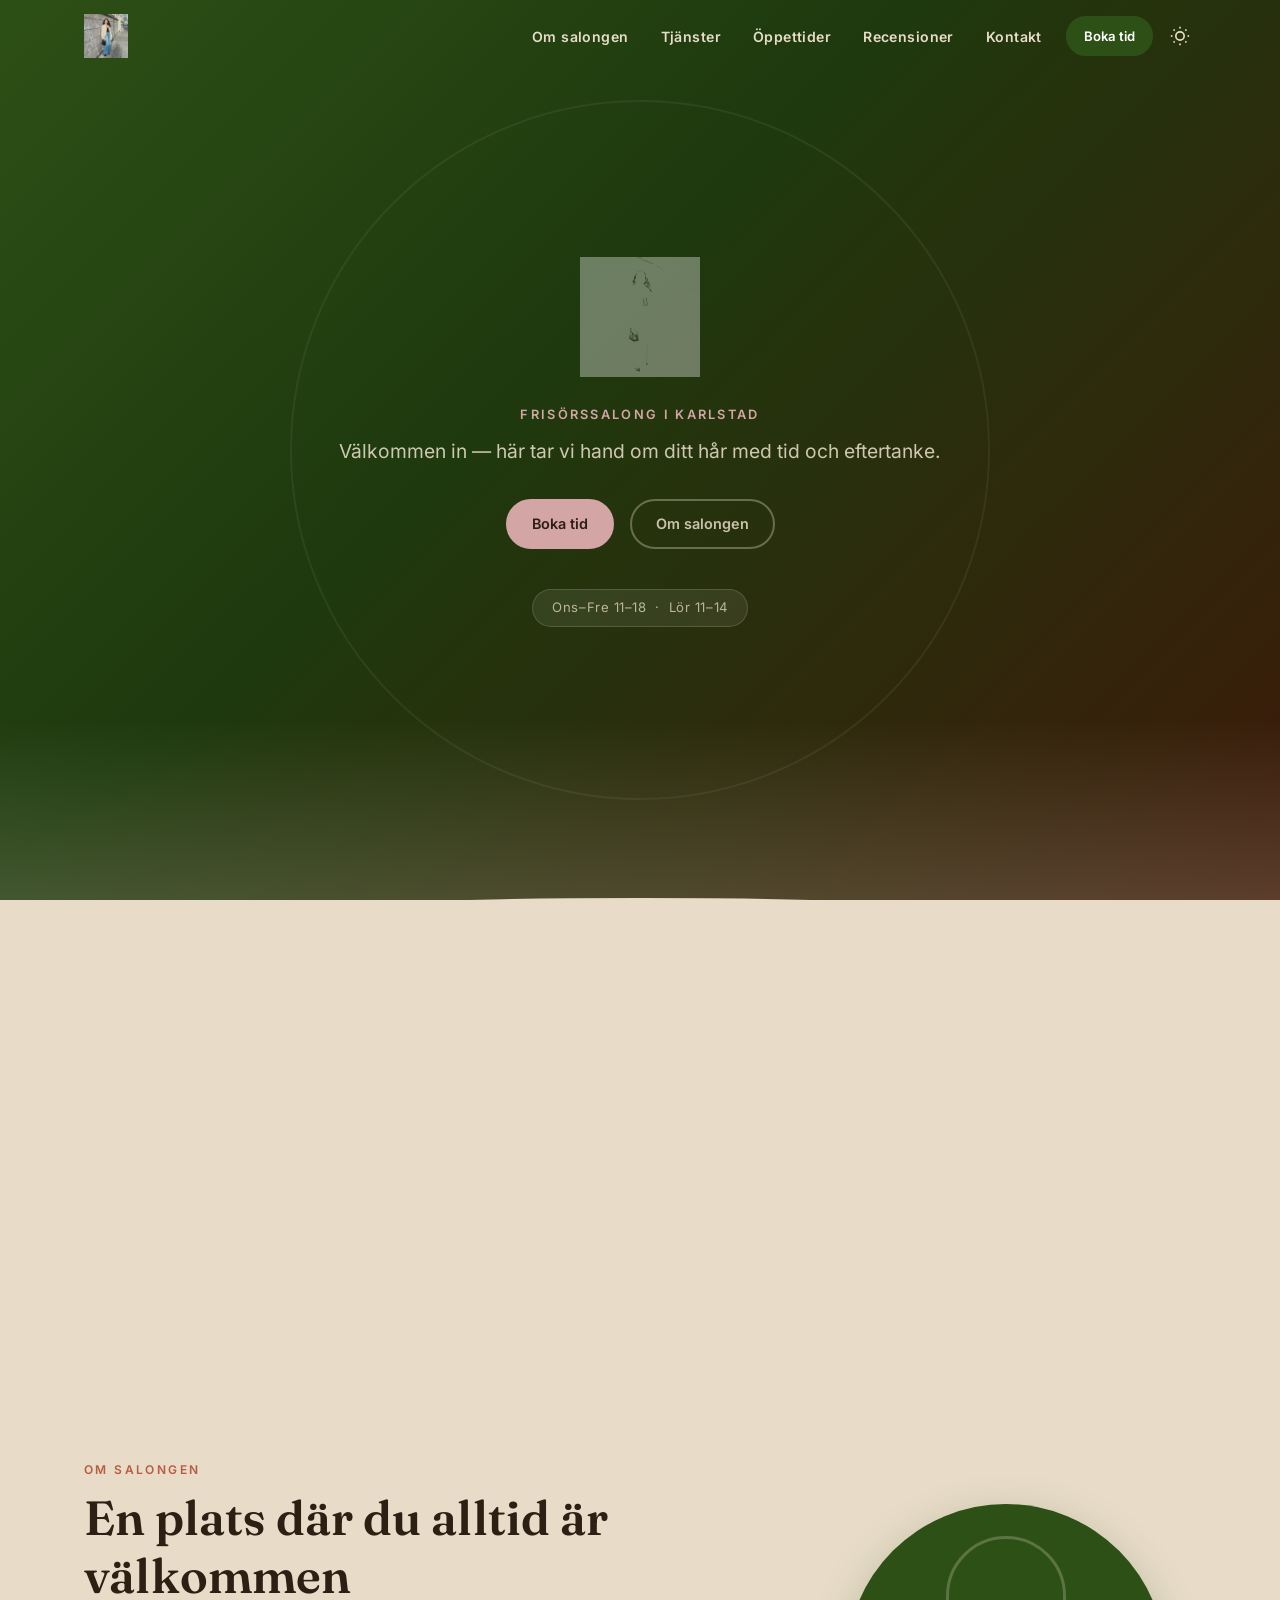
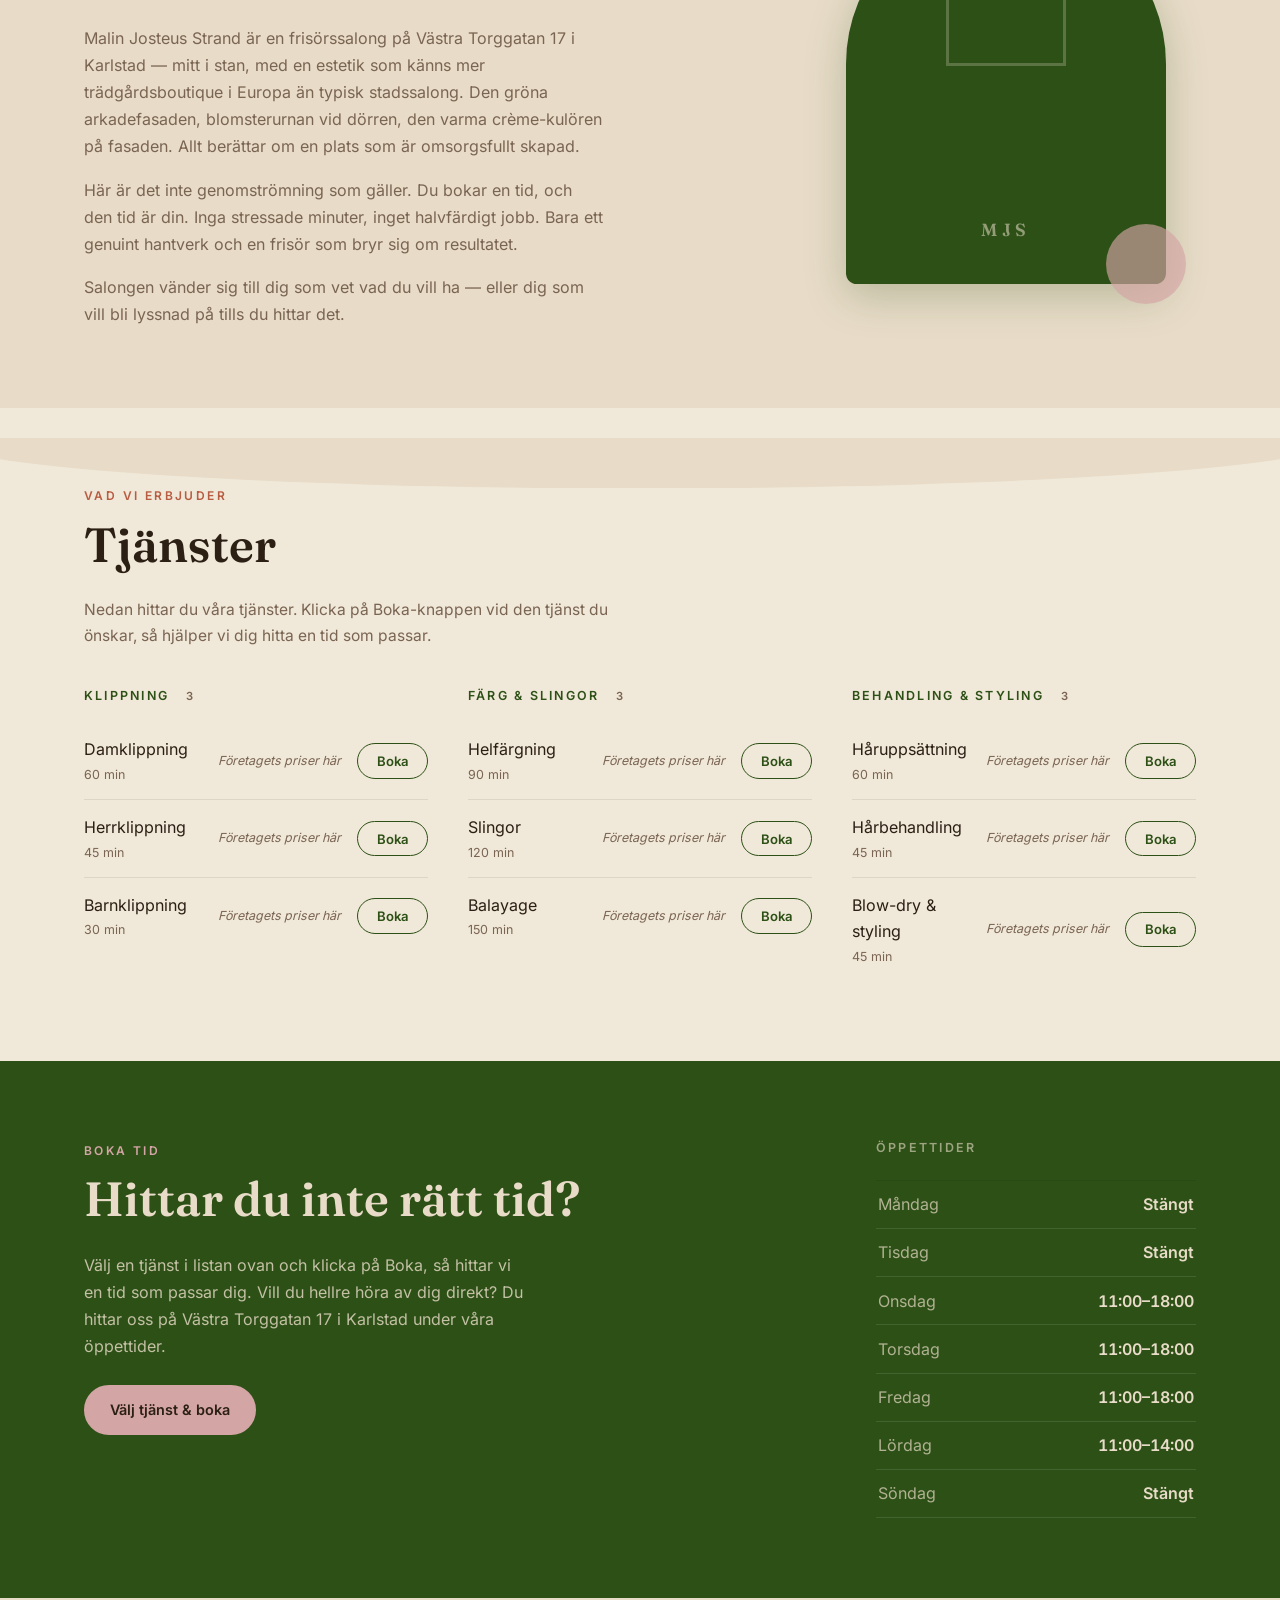
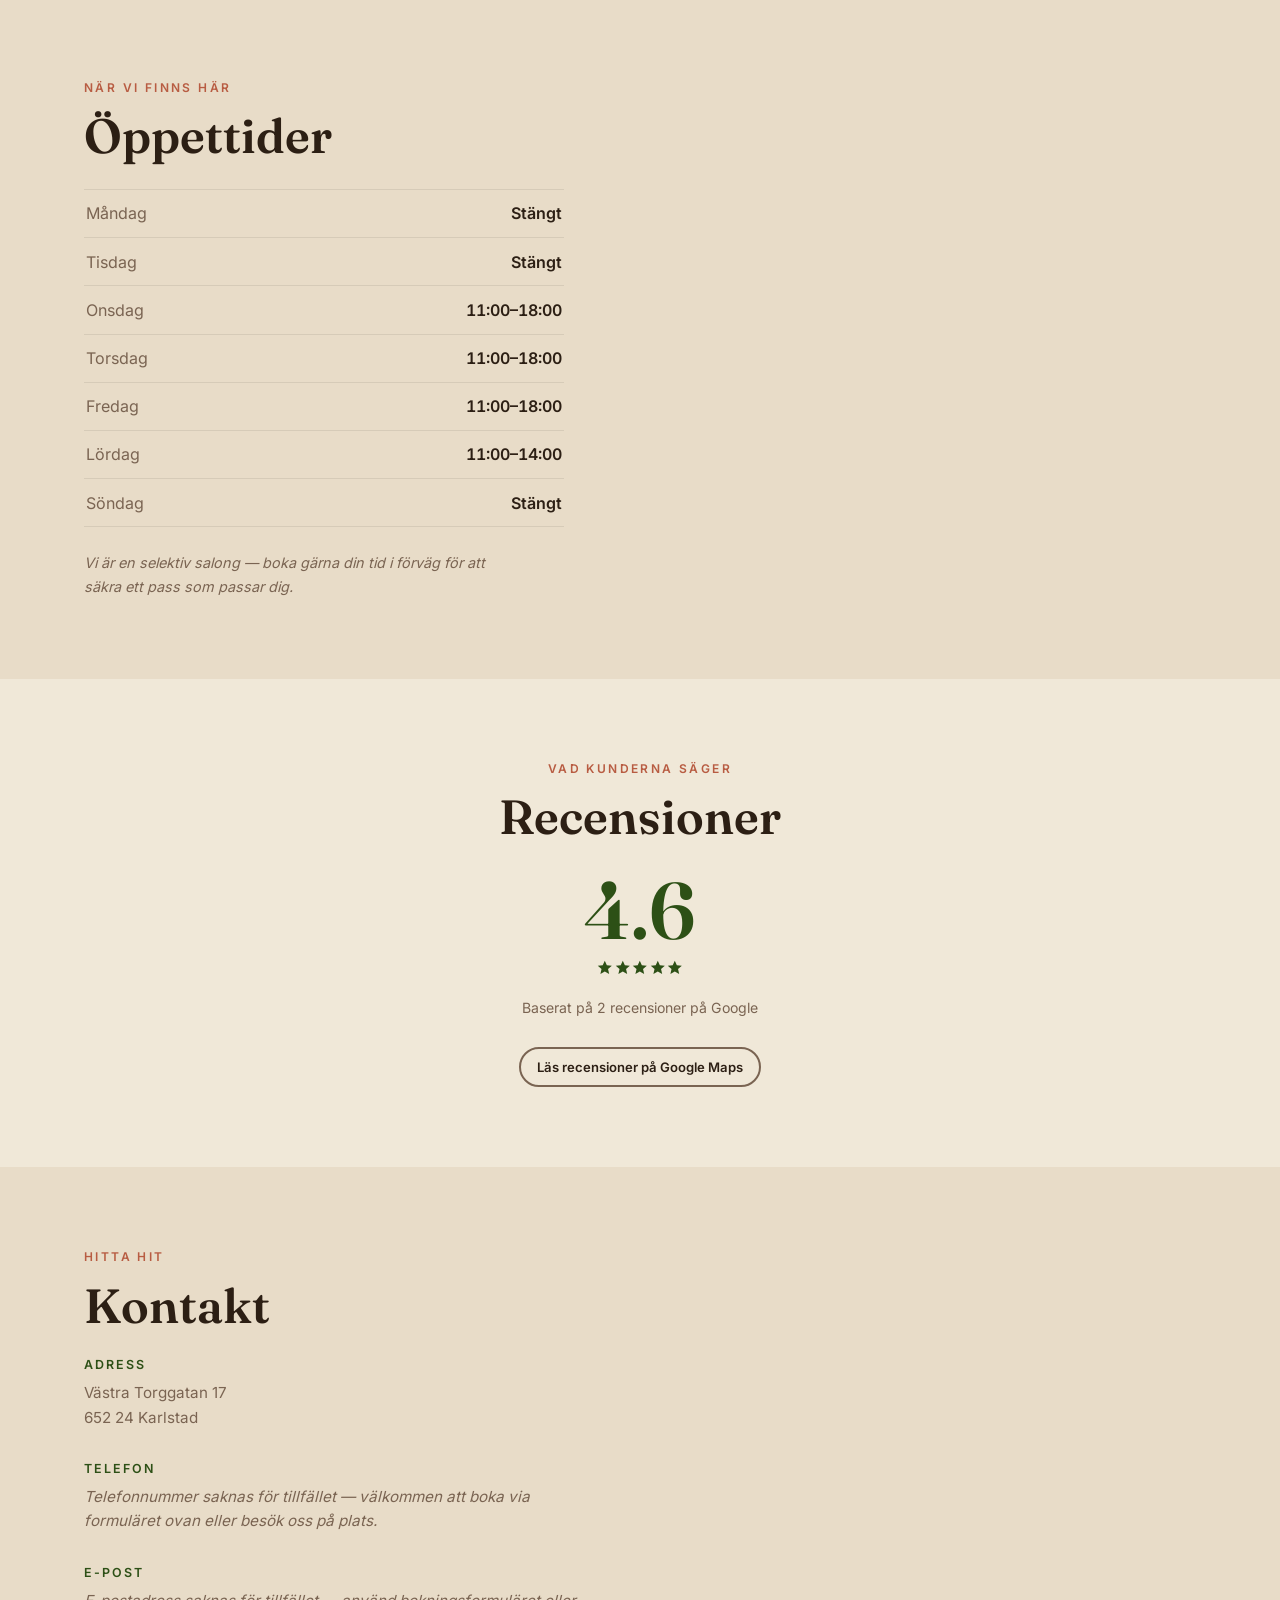
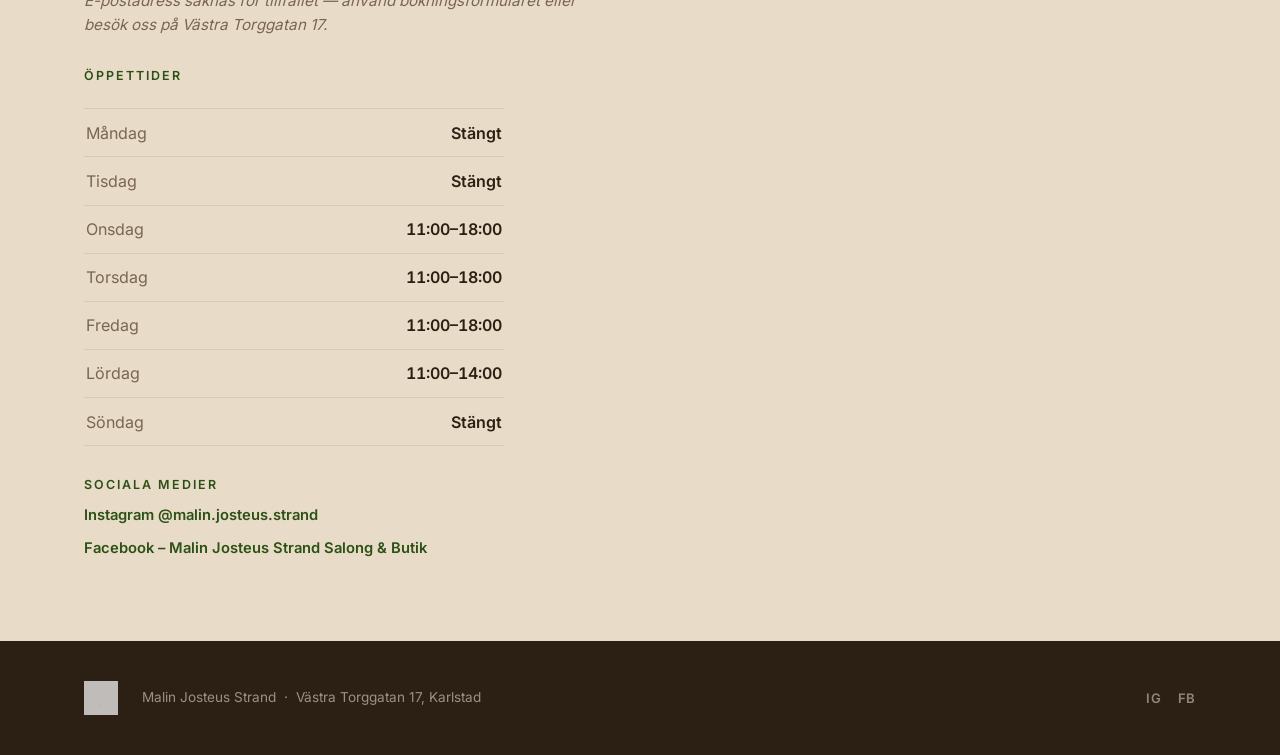
<file: sites/2518a68e-eedd-47b6-a66c-064ac73e1065/site/index.html>
<!DOCTYPE html>
<html lang="sv" data-theme="light">
<head>
  <meta charset="UTF-8">
  <meta name="viewport" content="width=device-width, initial-scale=1.0">
  <title>Malin Josteus Strand – Frisörssalong i Karlstad</title>
  <meta name="description" content="Malin Josteus Strand är en frisörssalong på Västra Torggatan 17 i Karlstad. Boka tid idag och bli omhändertagen med tid och eftertanke.">
  <link rel="icon" type="image/svg+xml" href="favicon.svg">
  <script>
    (function(){
      try{
        var t=localStorage.getItem('theme');
        if(t) document.documentElement.setAttribute('data-theme',t);
      }catch(e){}
    })();
  </script>
  <link rel="stylesheet" href="site-kit.css">
  <link rel="stylesheet" href="styles.css">
  <script type="application/ld+json">
  {
    "@context": "https://schema.org",
    "@type": "HairSalon",
    "name": "Malin Josteus Strand",
    "address": {
      "@type": "PostalAddress",
      "streetAddress": "Västra Torggatan 17",
      "addressLocality": "Karlstad",
      "postalCode": "652 24",
      "addressCountry": "SE"
    },
    "url": "https://www.instagram.com/malin.josteus.strand/",
    "openingHours": [
      "We 11:00-18:00",
      "Th 11:00-18:00",
      "Fr 11:00-18:00",
      "Sa 11:00-14:00"
    ],
    "aggregateRating": {
      "@type": "AggregateRating",
      "ratingValue": "5",
      "reviewCount": "2"
    }
  }
  </script>
</head>
<body>
  <a href="#main" class="skip-link">Hoppa till innehåll</a>

  <header class="site-header">
    <div class="header-inner">
      <a href="index.html" class="header-logo">
        <img src="logo.jpg" alt="Malin Josteus Strand" class="logo-img">
      </a>
      <nav class="site-nav" aria-label="Huvudnavigation">
        <ul>
          <li><a href="#om">Om salongen</a></li>
          <li><a href="#tjanster">Tjänster</a></li>
          <li><a href="#oppettider">Öppettider</a></li>
          <li><a href="#recensioner">Recensioner</a></li>
          <li><a href="#kontakt">Kontakt</a></li>
        </ul>
      </nav>
      <div class="header-actions">
        <a href="#boka" class="btn-primary btn-sm">Boka tid</a>
        <button class="theme-toggle" id="themeToggle" aria-label="Växla ljust/mörkt läge" type="button">
          <svg class="icon-sun" viewBox="0 0 24 24" fill="none" stroke="currentColor" stroke-width="2" aria-hidden="true"><circle cx="12" cy="12" r="5"/><line x1="12" y1="1" x2="12" y2="3"/><line x1="12" y1="21" x2="12" y2="23"/><line x1="4.22" y1="4.22" x2="5.64" y2="5.64"/><line x1="18.36" y1="18.36" x2="19.78" y2="19.78"/><line x1="1" y1="12" x2="3" y2="12"/><line x1="21" y1="12" x2="23" y2="12"/><line x1="4.22" y1="19.78" x2="5.64" y2="18.36"/><line x1="18.36" y1="5.64" x2="19.78" y2="4.22"/></svg>
          <svg class="icon-moon" viewBox="0 0 24 24" fill="none" stroke="currentColor" stroke-width="2" aria-hidden="true"><path d="M21 12.79A9 9 0 1 1 11.21 3 7 7 0 0 0 21 12.79z"/></svg>
        </button>
        <button class="nav-toggle" id="navToggle" aria-label="Öppna meny" type="button">
          <span></span><span></span><span></span>
        </button>
      </div>
    </div>
  </header>

  <div class="name-pin">
    <section class="hero name-pin-inner" aria-label="Välkommen">
      <div class="hero-bg" id="heroBg" aria-hidden="true"></div>
      <div class="hero-content">
        <h1 class="visually-hidden"><!--FIELD:company_name-->Malin Josteus Strand<!--/FIELD:company_name--></h1>
        <div class="name-write-img">
          <img class="base" src="logo.jpg" alt="">
          <img class="color" src="logo.jpg" alt="">
        </div>
        <p class="hero-eyebrow">Frisörssalong i Karlstad</p>
        <p class="hero-lead">Välkommen in — här tar vi hand om ditt hår med tid och eftertanke.</p>
        <div class="hero-cta">
          <!--FIELD:booking_url-->
          <a href="#boka" class="btn-primary">Boka tid</a>
          <!--/FIELD:booking_url-->
          <a href="#om" class="btn-ghost">Om salongen</a>
        </div>
        <div class="hero-hours-teaser">
          <!--FIELD:opening_hours-->
          <span>Ons–Fre 11–18 &nbsp;·&nbsp; Lör 11–14</span>
          <!--/FIELD:opening_hours-->
        </div>
      </div>
    </section>
  </div>

  <main id="main">

    <!-- OM SALONGEN -->
    <section class="section-om reveal" id="om" aria-label="Om salongen">
      <div class="container">
        <div class="om-inner">
          <div class="om-text">
            <span class="section-label">Om salongen</span>
            <h2>En plats där du alltid är välkommen</h2>
            <p>Malin Josteus Strand är en frisörssalong på Västra Torggatan 17 i Karlstad — mitt i stan, med en estetik som känns mer trädgårdsboutique i Europa än typisk stadssalong. Den gröna arkadefasaden, blomsterurnan vid dörren, den varma crème-kulören på fasaden. Allt berättar om en plats som är omsorgsfullt skapad.</p>
            <p>Här är det inte genomströmning som gäller. Du bokar en tid, och den tid är din. Inga stressade minuter, inget halvfärdigt jobb. Bara ett genuint hantverk och en frisör som bryr sig om resultatet.</p>
            <p>Salongen vänder sig till dig som vet vad du vill ha — eller dig som vill bli lyssnad på tills du hittar det.</p>
          </div>
          <div class="om-visual" aria-hidden="true">
            <div class="om-color-block">
              <div class="om-arch"></div>
              <div class="om-detail">MJS</div>
            </div>
          </div>
        </div>
      </div>
    </section>

    <!-- TJÄNSTER -->
    <section class="section-tjanster reveal" id="tjanster" aria-label="Tjänster">
      <div class="container">
        <span class="section-label">Vad vi erbjuder</span>
        <h2>Tjänster</h2>
        <p class="section-intro">Nedan hittar du våra tjänster. Klicka på Boka-knappen vid den tjänst du önskar, så hjälper vi dig hitta en tid som passar.</p>

        <!--FIELD:services-->
        <!--FIELD:prices-->
        <div class="menu-groups">
          <div class="menu-group">
            <h3>Klippning <span class="menu-group-count">3</span></h3>
            <div class="price-item">
              <div class="price-item-info">
                <span class="price-item-name">Damklippning</span>
                <span class="price-item-duration">60 min</span>
              </div>
              <div class="price-item-price">
                <span class="price-item-amount price-placeholder">Företagets priser här</span>
              </div>
              <button class="price-item-book-btn" type="button" data-service-name="Damklippning" data-duration-minutes="60">Boka</button>
            </div>
            <div class="price-item">
              <div class="price-item-info">
                <span class="price-item-name">Herrklippning</span>
                <span class="price-item-duration">45 min</span>
              </div>
              <div class="price-item-price">
                <span class="price-item-amount price-placeholder">Företagets priser här</span>
              </div>
              <button class="price-item-book-btn" type="button" data-service-name="Herrklippning" data-duration-minutes="45">Boka</button>
            </div>
            <div class="price-item">
              <div class="price-item-info">
                <span class="price-item-name">Barnklippning</span>
                <span class="price-item-duration">30 min</span>
              </div>
              <div class="price-item-price">
                <span class="price-item-amount price-placeholder">Företagets priser här</span>
              </div>
              <button class="price-item-book-btn" type="button" data-service-name="Barnklippning" data-duration-minutes="30">Boka</button>
            </div>
          </div>

          <div class="menu-group">
            <h3>Färg &amp; Slingor <span class="menu-group-count">3</span></h3>
            <div class="price-item">
              <div class="price-item-info">
                <span class="price-item-name">Helfärgning</span>
                <span class="price-item-duration">90 min</span>
              </div>
              <div class="price-item-price">
                <span class="price-item-amount price-placeholder">Företagets priser här</span>
              </div>
              <button class="price-item-book-btn" type="button" data-service-name="Helfärgning" data-duration-minutes="90">Boka</button>
            </div>
            <div class="price-item">
              <div class="price-item-info">
                <span class="price-item-name">Slingor</span>
                <span class="price-item-duration">120 min</span>
              </div>
              <div class="price-item-price">
                <span class="price-item-amount price-placeholder">Företagets priser här</span>
              </div>
              <button class="price-item-book-btn" type="button" data-service-name="Slingor" data-duration-minutes="120">Boka</button>
            </div>
            <div class="price-item">
              <div class="price-item-info">
                <span class="price-item-name">Balayage</span>
                <span class="price-item-duration">150 min</span>
              </div>
              <div class="price-item-price">
                <span class="price-item-amount price-placeholder">Företagets priser här</span>
              </div>
              <button class="price-item-book-btn" type="button" data-service-name="Balayage" data-duration-minutes="150">Boka</button>
            </div>
          </div>

          <div class="menu-group">
            <h3>Behandling &amp; Styling <span class="menu-group-count">3</span></h3>
            <div class="price-item">
              <div class="price-item-info">
                <span class="price-item-name">Håruppsättning</span>
                <span class="price-item-duration">60 min</span>
              </div>
              <div class="price-item-price">
                <span class="price-item-amount price-placeholder">Företagets priser här</span>
              </div>
              <button class="price-item-book-btn" type="button" data-service-name="Håruppsättning" data-duration-minutes="60">Boka</button>
            </div>
            <div class="price-item">
              <div class="price-item-info">
                <span class="price-item-name">Hårbehandling</span>
                <span class="price-item-duration">45 min</span>
              </div>
              <div class="price-item-price">
                <span class="price-item-amount price-placeholder">Företagets priser här</span>
              </div>
              <button class="price-item-book-btn" type="button" data-service-name="Hårbehandling" data-duration-minutes="45">Boka</button>
            </div>
            <div class="price-item">
              <div class="price-item-info">
                <span class="price-item-name">Blow-dry &amp; styling</span>
                <span class="price-item-duration">45 min</span>
              </div>
              <div class="price-item-price">
                <span class="price-item-amount price-placeholder">Företagets priser här</span>
              </div>
              <button class="price-item-book-btn" type="button" data-service-name="Blow-dry &amp; styling" data-duration-minutes="45">Boka</button>
            </div>
          </div>
        </div>
        <!--/FIELD:services-->
        <!--/FIELD:prices-->
      </div>
    </section>

    <!-- BOKA -->
    <section class="section-boka reveal" id="boka" aria-label="Boka tid">
      <div class="container">
        <div class="boka-inner">
          <div class="boka-text">
            <span class="section-label">Boka tid</span>
            <h2>Hittar du inte rätt tid?</h2>
            <p>Välj en tjänst i listan ovan och klicka på Boka, så hittar vi en tid som passar dig. Vill du hellre höra av dig direkt? Du hittar oss på Västra Torggatan 17 i Karlstad under våra öppettider.</p>
            <!--FIELD:booking_url-->
            <a href="#tjanster" class="btn-primary">Välj tjänst &amp; boka</a>
            <!--/FIELD:booking_url-->
          </div>
          <div class="boka-hours">
            <h3 class="boka-hours-title">Öppettider</h3>
            <!--FIELD:opening_hours-->
            <ul class="hours-list">
              <li><span class="hd-day">Måndag</span><span class="hd-time">Stängt</span></li>
              <li><span class="hd-day">Tisdag</span><span class="hd-time">Stängt</span></li>
              <li><span class="hd-day">Onsdag</span><span class="hd-time">11:00–18:00</span></li>
              <li><span class="hd-day">Torsdag</span><span class="hd-time">11:00–18:00</span></li>
              <li><span class="hd-day">Fredag</span><span class="hd-time">11:00–18:00</span></li>
              <li><span class="hd-day">Lördag</span><span class="hd-time">11:00–14:00</span></li>
              <li><span class="hd-day">Söndag</span><span class="hd-time">Stängt</span></li>
            </ul>
            <!--/FIELD:opening_hours-->
          </div>
        </div>
      </div>
    </section>

    <!-- ÖPPETTIDER -->
    <section class="section-oppettider reveal" id="oppettider" aria-label="Öppettider">
      <div class="container">
        <span class="section-label">När vi finns här</span>
        <h2>Öppettider</h2>
        <!--FIELD:opening_hours-->
        <ul class="hours-list hours-list-lg">
          <li><span class="hd-day">Måndag</span><span class="hd-time">Stängt</span></li>
          <li><span class="hd-day">Tisdag</span><span class="hd-time">Stängt</span></li>
          <li><span class="hd-day">Onsdag</span><span class="hd-time">11:00–18:00</span></li>
          <li><span class="hd-day">Torsdag</span><span class="hd-time">11:00–18:00</span></li>
          <li><span class="hd-day">Fredag</span><span class="hd-time">11:00–18:00</span></li>
          <li><span class="hd-day">Lördag</span><span class="hd-time">11:00–14:00</span></li>
          <li><span class="hd-day">Söndag</span><span class="hd-time">Stängt</span></li>
        </ul>
        <!--/FIELD:opening_hours-->
        <p class="oppettider-note">Vi är en selektiv salong — boka gärna din tid i förväg för att säkra ett pass som passar dig.</p>
      </div>
    </section>

    <!-- RECENSIONER -->
    <section class="section-recensioner reveal" id="recensioner" aria-label="Recensioner">
      <div class="container">
        <span class="section-label">Vad kunderna säger</span>
        <h2>Recensioner</h2>
        <!--FIELD:google_rating-->
        <div class="rating-block">
          <div class="rating-score">
            <div class="rating-number" data-count-to="5" data-decimals="1">0.0</div>
            <span class="stars" data-rating="5"></span>
            <span class="rating-meta">Baserat på 2 recensioner på Google</span>
          </div>
          <a href="https://www.google.com/maps/search/Malin+Josteus+Strand+Karlstad" target="_blank" rel="noopener noreferrer" class="btn-ghost btn-sm rating-link">Läs recensioner på Google Maps</a>
        </div>
        <!--/FIELD:google_rating-->
      </div>
    </section>

    <!-- KONTAKT -->
    <section class="section-kontakt reveal" id="kontakt" aria-label="Kontakt">
      <div class="container">
        <span class="section-label">Hitta hit</span>
        <h2>Kontakt</h2>
        <div class="kontakt-inner">
          <div class="kontakt-info">
            <div class="kontakt-block">
              <h3>Adress</h3>
              <!--FIELD:address-->
              <address>
                Västra Torggatan 17<br>
                652 24 Karlstad
              </address>
              <!--/FIELD:address-->
            </div>
            <div class="kontakt-block">
              <h3>Telefon</h3>
              <!--FIELD:phone-->
              <p class="kontakt-placeholder">Telefonnummer saknas för tillfället — välkommen att boka via formuläret ovan eller besök oss på plats.</p>
              <!--/FIELD:phone-->
            </div>
            <div class="kontakt-block">
              <h3>E-post</h3>
              <!--FIELD:email-->
              <p class="kontakt-placeholder">E-postadress saknas för tillfället — använd bokningsformuläret eller besök oss på Västra Torggatan 17.</p>
              <!--/FIELD:email-->
            </div>
            <div class="kontakt-block">
              <h3>Öppettider</h3>
              <!--FIELD:opening_hours-->
              <ul class="hours-list">
                <li><span class="hd-day">Måndag</span><span class="hd-time">Stängt</span></li>
                <li><span class="hd-day">Tisdag</span><span class="hd-time">Stängt</span></li>
                <li><span class="hd-day">Onsdag</span><span class="hd-time">11:00–18:00</span></li>
                <li><span class="hd-day">Torsdag</span><span class="hd-time">11:00–18:00</span></li>
                <li><span class="hd-day">Fredag</span><span class="hd-time">11:00–18:00</span></li>
                <li><span class="hd-day">Lördag</span><span class="hd-time">11:00–14:00</span></li>
                <li><span class="hd-day">Söndag</span><span class="hd-time">Stängt</span></li>
              </ul>
              <!--/FIELD:opening_hours-->
            </div>
            <div class="kontakt-block">
              <h3>Sociala medier</h3>
              <ul class="social-links">
                <!--FIELD:instagram-->
                <li><a href="https://www.instagram.com/malin.josteus.strand/" target="_blank" rel="noopener noreferrer">Instagram @malin.josteus.strand</a></li>
                <!--/FIELD:instagram-->
                <!--FIELD:facebook-->
                <li><a href="https://www.facebook.com/people/Malin-Josteus-Strand-Salong-butik/100092281608191/" target="_blank" rel="noopener noreferrer">Facebook – Malin Josteus Strand Salong &amp; Butik</a></li>
                <!--/FIELD:facebook-->
              </ul>
            </div>
          </div>
          <div class="kontakt-map">
            <!--FIELD:address-->
            <iframe
              title="Karta till Malin Josteus Strand"
              src="https://www.google.com/maps?q=V%C3%A4stra+Torggatan+17%2C+652+24+Karlstad&output=embed"
              width="100%"
              height="360"
              style="border:0;border-radius:12px;"
              allowfullscreen
              loading="lazy"
              referrerpolicy="no-referrer-when-downgrade"
              aria-label="Karta som visar Västra Torggatan 17, Karlstad"
            ></iframe>
            <!--/FIELD:address-->
          </div>
        </div>
      </div>
    </section>

    <!--FIELD:website-->
    <!-- Instagram-länk används som primär webbplats per Google Business Profile -->
    <!--/FIELD:website-->

  </main>

  <footer class="site-footer">
    <div class="container">
      <div class="footer-inner">
        <a href="index.html" class="footer-logo">
          <img src="logo.jpg" alt="Malin Josteus Strand" class="logo-img logo-img-sm">
        </a>
        <p class="footer-copy"><!--FIELD:company_name-->Malin Josteus Strand<!--/FIELD:company_name--> &nbsp;·&nbsp; <!--FIELD:address-->Västra Torggatan 17, Karlstad<!--/FIELD:address--></p>
        <ul class="footer-social">
          <!--FIELD:instagram-->
          <li><a href="https://www.instagram.com/malin.josteus.strand/" target="_blank" rel="noopener noreferrer" aria-label="Instagram">IG</a></li>
          <!--/FIELD:instagram-->
          <!--FIELD:facebook-->
          <li><a href="https://www.facebook.com/people/Malin-Josteus-Strand-Salong-butik/100092281608191/" target="_blank" rel="noopener noreferrer" aria-label="Facebook">FB</a></li>
          <!--/FIELD:facebook-->
        </ul>
      </div>
    </div>
  </footer>

  <!-- BOOKING WIDGET -->
  <div class="booking-widget-backdrop" id="bookingWidget" data-company-id="2518a68e-eedd-47b6-a66c-064ac73e1065" data-api-base="http://localhost:3000">
    <div class="booking-widget-modal" role="dialog" aria-modal="true" aria-label="Boka tid">
      <button class="booking-widget-close" id="bookingWidgetClose" type="button" aria-label="Stäng">&times;</button>
      <div class="booking-widget-service">
        <span class="booking-widget-service-name" id="bookingWidgetServiceName"></span>
        <span class="booking-widget-service-meta" id="bookingWidgetServiceMeta"></span>
      </div>
      <div class="booking-widget-step" id="bookingWidgetStepStaff">
        <label class="booking-widget-label" for="bookingWidgetStaffSelect">Välj frisör</label>
        <select class="booking-widget-select" id="bookingWidgetStaffSelect" aria-label="Välj frisör"></select>
        <button class="booking-widget-search-btn" id="bookingWidgetSearchBtn" type="button">Sök tider</button>
      </div>
      <div class="booking-widget-step" id="bookingWidgetStepTimes" hidden>
        <button class="booking-widget-back" id="bookingWidgetBack" type="button">‹ Byt frisör</button>
        <div class="booking-cal-head">
          <button class="booking-cal-nav" type="button" data-dir="-1" aria-label="Föregående vecka">‹</button>
          <span class="booking-cal-range" id="bookingWidgetRange"></span>
          <button class="booking-cal-nav" type="button" data-dir="1" aria-label="Nästa vecka">›</button>
        </div>
        <div class="booking-cal-grid" id="bookingWidgetGrid"></div>
        <p class="booking-cal-next-available" id="bookingWidgetNextAvail" style="display:none;"></p>
      </div>
    </div>
  </div>

  <div class="bd-backdrop" id="bdBackdrop">
    <div class="bd-modal" role="dialog" aria-modal="true" aria-label="Bokning">
      <div class="bd-header">
        <div class="bd-brand"><span class="dot"></span>Malin Josteus Strand</div>
        <button class="bd-close" id="bdClose" type="button" aria-label="Stäng">&times;</button>
      </div>
      <div class="bd-body">
        <div class="bd-form">
          <div class="bd-slot-summary"><strong id="bdSlotLine">—</strong>Hos Malin Josteus Strand</div>
          <div class="bd-field"><label for="bdName">Namn</label><input id="bdName" type="text"></div>
          <div class="bd-field"><label for="bdPhone">Telefonnummer</label><input id="bdPhone" type="tel"></div>
          <button class="bd-confirm-btn" id="bdConfirm" type="button">Bekräfta bokning</button>
        </div>
        <div class="bd-success">
          <div class="check">&#10003;</div>
          <p id="bdSuccessLine">Bokat!</p>
          <p class="fine">Vi ser fram emot ditt besök.</p>
        </div>
      </div>
    </div>
  </div>

  <script src="site-kit.js" defer></script>
  <script src="script.js" defer></script>
</body>
</html>
</file>
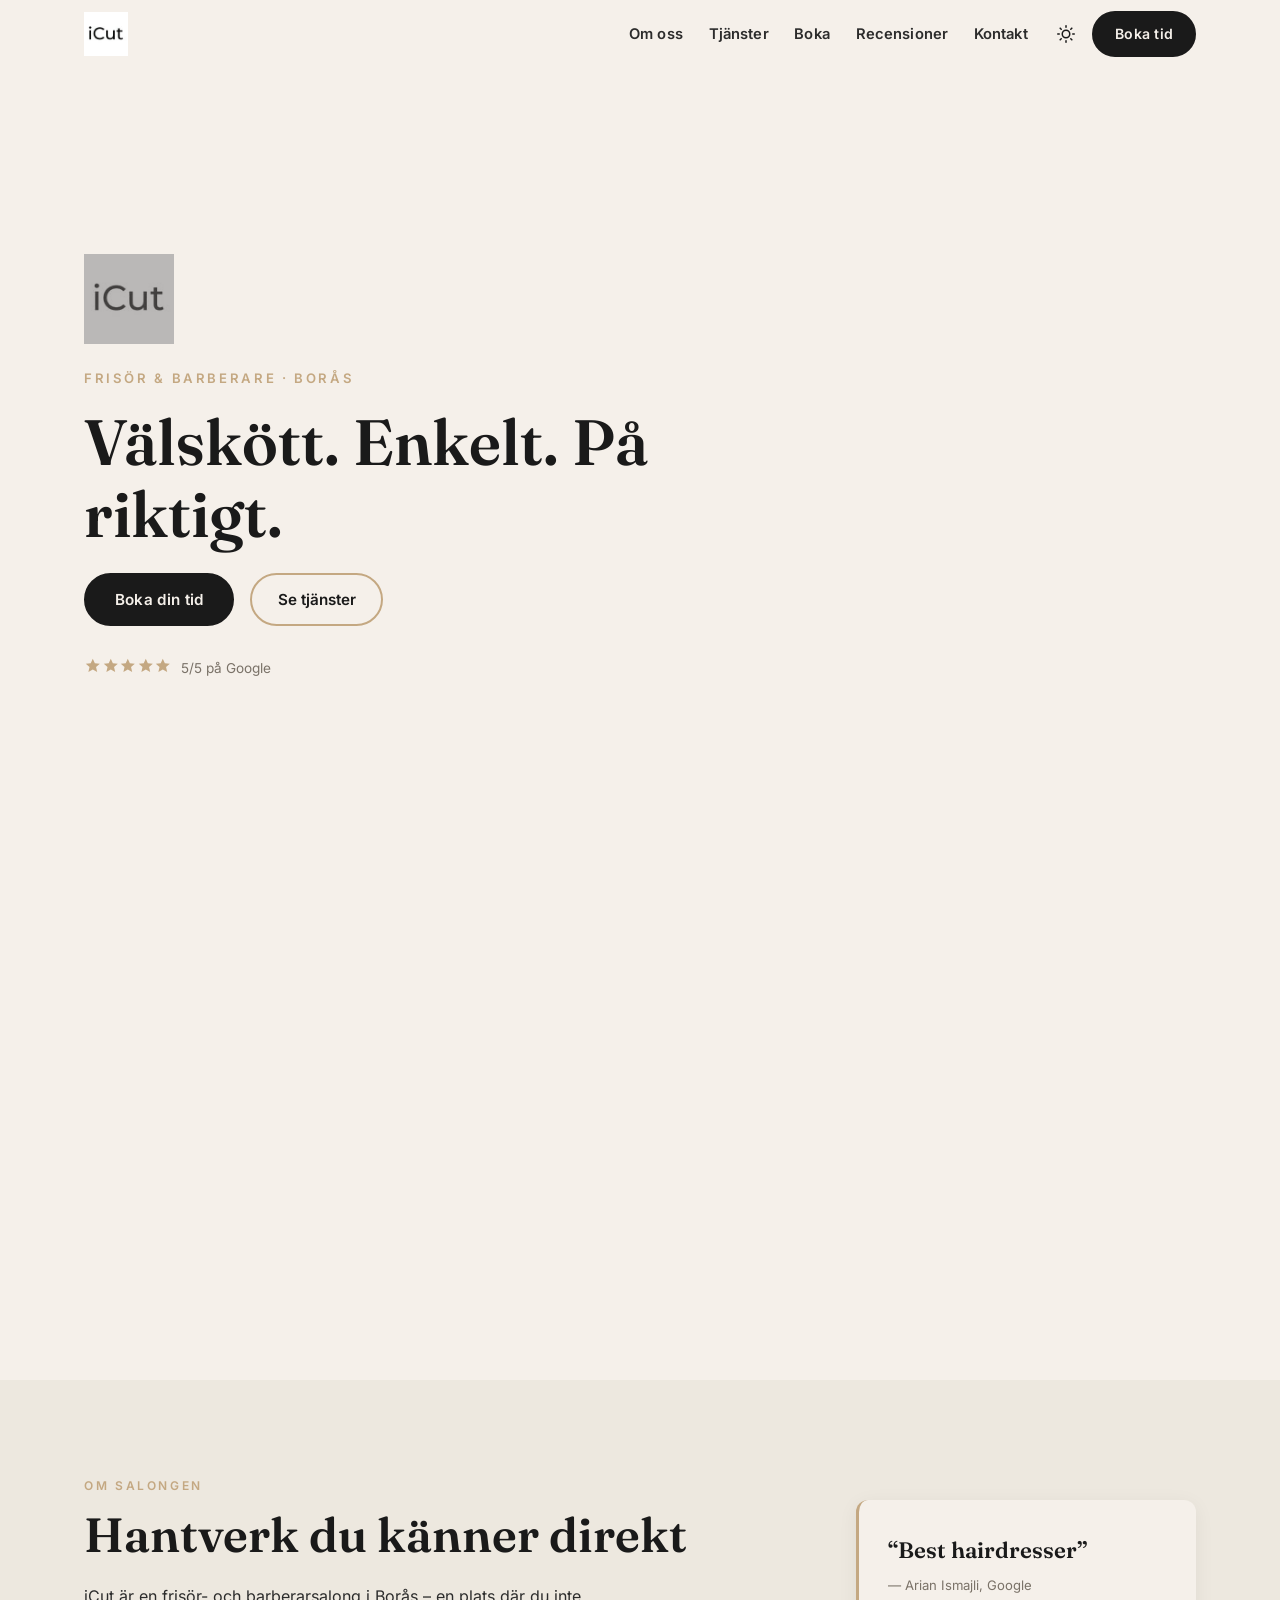
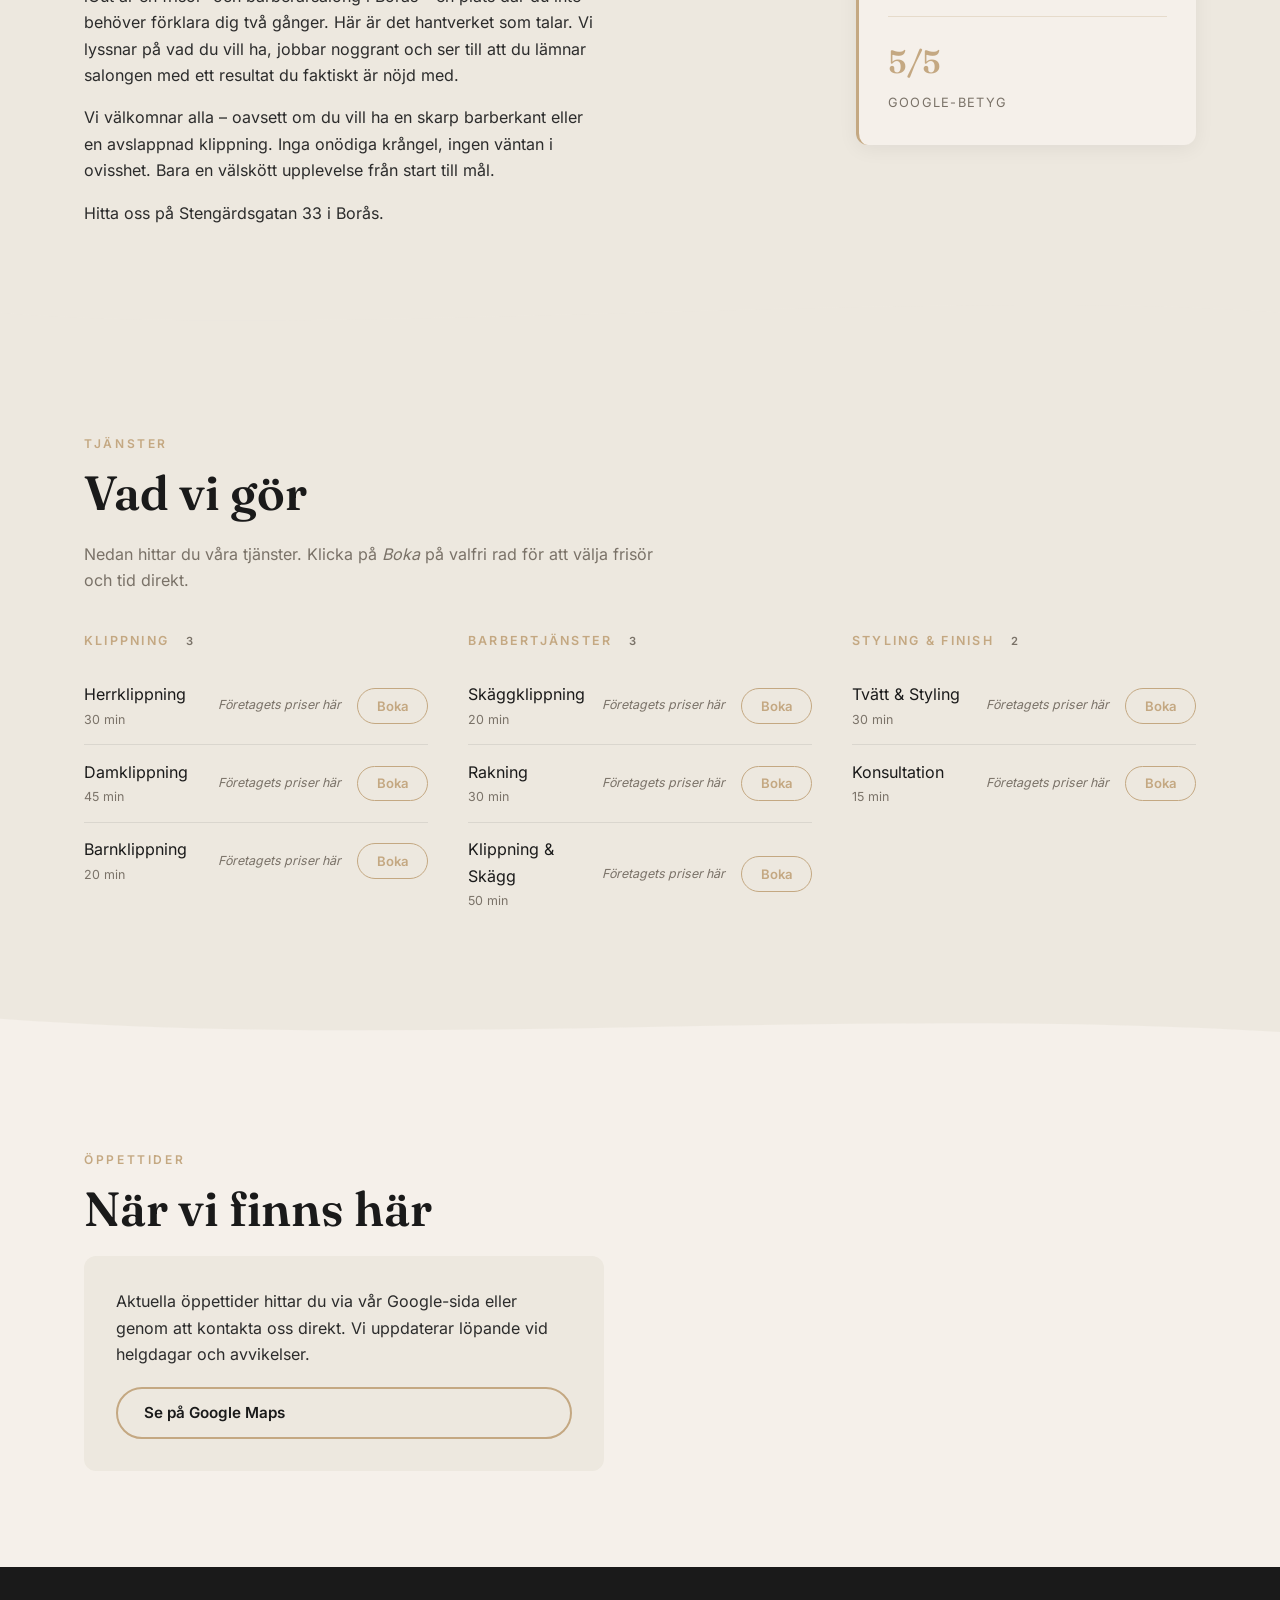
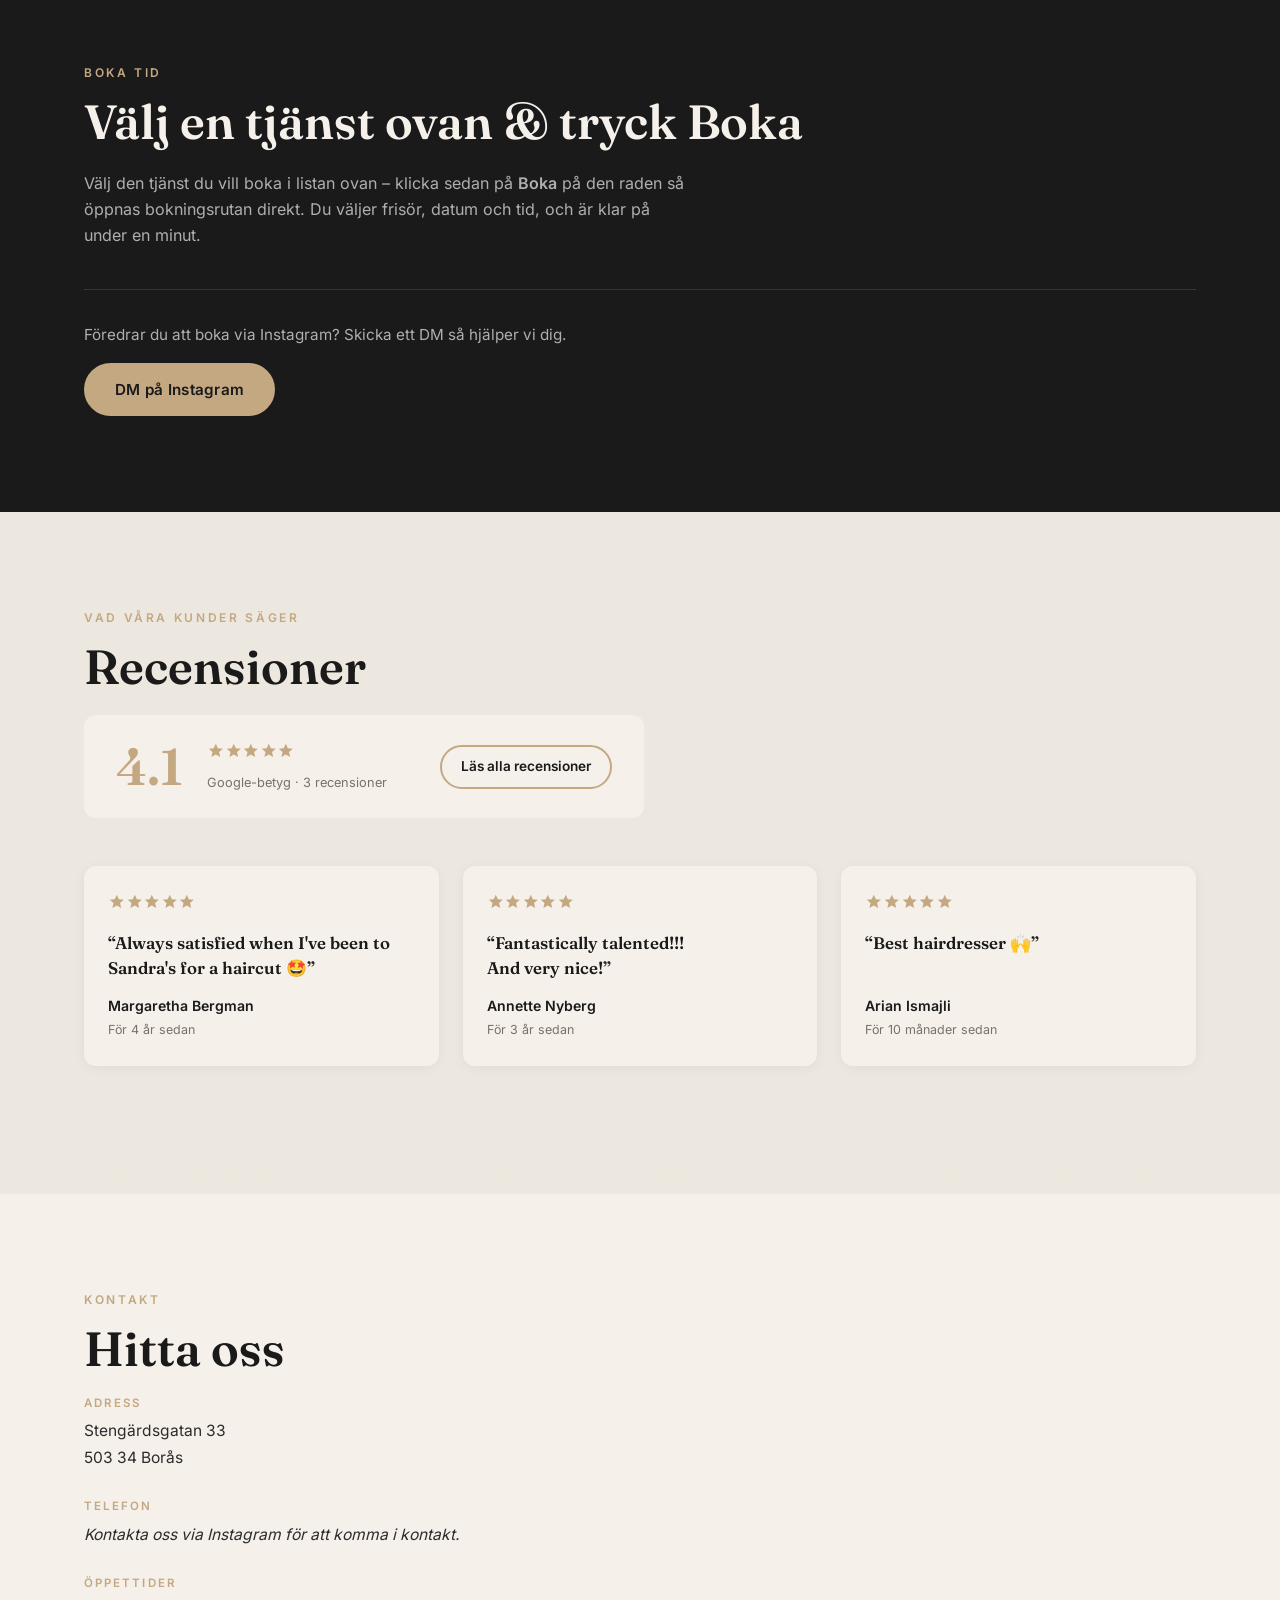
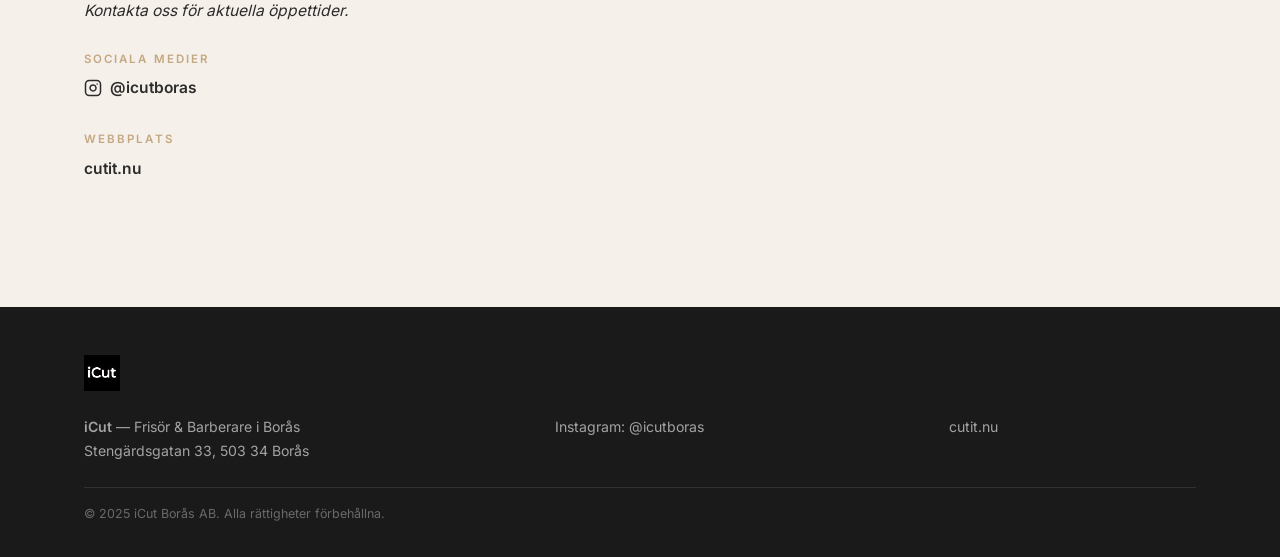
<file: sites/51c84a41-06b7-40fa-8dc1-7bf4b2905be0/site/index.html>
<!DOCTYPE html>
<html lang="sv" data-theme="light">
<head>
<meta charset="UTF-8">
<meta name="viewport" content="width=device-width, initial-scale=1.0">
<title>iCut – Frisör & Barberare i Borås</title>
<meta name="description" content="iCut är en modern frisör- och barberarsalong i Borås. Boka din tid enkelt – vi ser till att du alltid lämnar nöjd.">
<link rel="icon" type="image/svg+xml" href="favicon.svg">
<script>
(function(){
  var saved = localStorage.getItem('icut-theme');
  if(saved) document.documentElement.setAttribute('data-theme', saved);
})();
</script>
<link rel="stylesheet" href="site-kit.css">
<link rel="stylesheet" href="styles.css">
<script type="application/ld+json">
{
  "@context": "https://schema.org",
  "@type": "HairSalon",
  "name": "iCut",
  "address": {
    "@type": "PostalAddress",
    "streetAddress": "Stengärdsgatan 33",
    "postalCode": "503 34",
    "addressLocality": "Borås",
    "addressCountry": "SE"
  },
  "url": "http://cutit.nu/",
  "aggregateRating": {
    "@type": "AggregateRating",
    "ratingValue": "5",
    "reviewCount": "3"
  }
}
</script>
</head>
<body>
<a href="#main" class="skip-link">Hoppa till innehåll</a>

<header class="site-header">
  <div class="header-inner">
    <a href="index.html" class="logo-link">
      <img src="logo.jpg" alt="iCut" class="site-logo">
    </a>
    <nav class="site-nav" aria-label="Huvudnavigation">
      <a href="#om">Om oss</a>
      <a href="#tjanster">Tjänster</a>
      <a href="#boka">Boka</a>
      <a href="#recensioner">Recensioner</a>
      <a href="#kontakt">Kontakt</a>
    </nav>
    <div class="header-actions">
      <button class="theme-toggle" id="themeToggle" aria-label="Växla mörkt/ljust läge" type="button">
        <svg class="icon-sun" xmlns="http://www.w3.org/2000/svg" width="18" height="18" viewBox="0 0 24 24" fill="none" stroke="currentColor" stroke-width="2" stroke-linecap="round" stroke-linejoin="round"><circle cx="12" cy="12" r="5"/><line x1="12" y1="1" x2="12" y2="3"/><line x1="12" y1="21" x2="12" y2="23"/><line x1="4.22" y1="4.22" x2="5.64" y2="5.64"/><line x1="18.36" y1="18.36" x2="19.78" y2="19.78"/><line x1="1" y1="12" x2="3" y2="12"/><line x1="21" y1="12" x2="23" y2="12"/><line x1="4.22" y1="19.78" x2="5.64" y2="18.36"/><line x1="18.36" y1="5.64" x2="19.78" y2="4.22"/></svg>
        <svg class="icon-moon" xmlns="http://www.w3.org/2000/svg" width="18" height="18" viewBox="0 0 24 24" fill="none" stroke="currentColor" stroke-width="2" stroke-linecap="round" stroke-linejoin="round"><path d="M21 12.79A9 9 0 1 1 11.21 3 7 7 0 0 0 21 12.79z"/></svg>
      </button>
      <a href="#boka" class="btn-primary nav-cta">Boka tid</a>
    </div>
  </div>
</header>

<main id="main">

  <!-- HERO -->
  <div class="name-pin">
    <section class="hero name-pin-inner">
      <h1 class="visually-hidden">iCut</h1>
      <div class="name-write-img">
        <img class="base" src="logo.jpg" alt="">
        <img class="color" src="logo.jpg" alt="">
      </div>
      <p class="hero-eyebrow">Frisör &amp; Barberare · Borås</p>
      <p class="hero-tagline">Välskött. Enkelt. På riktigt.</p>
      <div class="hero-cta">
        <a href="#boka" class="btn-primary">Boka din tid</a>
        <a href="#tjanster" class="btn-ghost">Se tjänster</a>
      </div>
      <div class="hero-rating">
        <span class="stars" data-rating="5"></span>
        <span class="hero-rating-text">5/5 på Google</span>
      </div>
    </section>
  </div>

  <!-- OM OSS -->
  <section class="section section-om reveal" id="om">
    <div class="container">
      <div class="om-grid">
        <div class="om-text">
          <span class="section-label">Om salongen</span>
          <h2>Hantverk du känner direkt</h2>
          <p>iCut är en frisör- och barberarsalong i Borås – en plats där du inte behöver förklara dig två gånger. Här är det hantverket som talar. Vi lyssnar på vad du vill ha, jobbar noggrant och ser till att du lämnar salongen med ett resultat du faktiskt är nöjd med.</p>
          <p>Vi välkomnar alla – oavsett om du vill ha en skarp barberkant eller en avslappnad klippning. Inga onödiga krångel, ingen väntan i ovisshet. Bara en välskött upplevelse från start till mål.</p>
          <p>Hitta oss på Stengärdsgatan 33 i Borås.</p>
        </div>
        <div class="om-accent-block">
          <div class="om-quote">&ldquo;Best hairdresser&rdquo;</div>
          <div class="om-quote-attr">— Arian Ismajli, Google</div>
          <div class="om-divider"></div>
          <div class="om-stat">
            <span class="om-stat-value">5/5</span>
            <span class="om-stat-label">Google-betyg</span>
          </div>
        </div>
      </div>
    </div>
    <div class="wave-bottom">
      <svg xmlns="http://www.w3.org/2000/svg" viewBox="0 0 1440 60" preserveAspectRatio="none"><path fill="var(--paper-raised)" d="M0,30 C360,60 1080,0 1440,30 L1440,60 L0,60 Z"/></svg>
    </div>
  </section>

  <!-- TJÄNSTER -->
  <section class="section section-tjanster reveal" id="tjanster">
    <div class="container">
      <span class="section-label">Tjänster</span>
      <h2>Vad vi gör</h2>
      <p class="section-intro">Nedan hittar du våra tjänster. Klicka på <em>Boka</em> på valfri rad för att välja frisör och tid direkt.</p>

      <div class="menu-groups">

        <div class="menu-group">
          <h3>Klippning <span class="menu-group-count">3</span></h3>
          <!--FIELD:services-->
          <div class="price-item">
            <div class="price-item-info">
              <span class="price-item-name">Herrklippning</span>
              <span class="price-item-duration">30 min</span>
            </div>
            <div class="price-item-price">
              <!--FIELD:prices--><span class="price-item-amount price-placeholder">Företagets priser här</span><!--/FIELD:prices-->
            </div>
            <button class="price-item-book-btn" type="button" data-service-name="Herrklippning" data-duration-minutes="30">Boka</button>
          </div>
          <div class="price-item">
            <div class="price-item-info">
              <span class="price-item-name">Damklippning</span>
              <span class="price-item-duration">45 min</span>
            </div>
            <div class="price-item-price">
              <!--FIELD:prices--><span class="price-item-amount price-placeholder">Företagets priser här</span><!--/FIELD:prices-->
            </div>
            <button class="price-item-book-btn" type="button" data-service-name="Damklippning" data-duration-minutes="45">Boka</button>
          </div>
          <div class="price-item">
            <div class="price-item-info">
              <span class="price-item-name">Barnklippning</span>
              <span class="price-item-duration">20 min</span>
            </div>
            <div class="price-item-price">
              <!--FIELD:prices--><span class="price-item-amount price-placeholder">Företagets priser här</span><!--/FIELD:prices-->
            </div>
            <button class="price-item-book-btn" type="button" data-service-name="Barnklippning" data-duration-minutes="20">Boka</button>
          </div>
          <!--/FIELD:services-->
        </div>

        <div class="menu-group">
          <h3>Barbertjänster <span class="menu-group-count">3</span></h3>
          <!--FIELD:services-->
          <div class="price-item">
            <div class="price-item-info">
              <span class="price-item-name">Skäggklippning</span>
              <span class="price-item-duration">20 min</span>
            </div>
            <div class="price-item-price">
              <!--FIELD:prices--><span class="price-item-amount price-placeholder">Företagets priser här</span><!--/FIELD:prices-->
            </div>
            <button class="price-item-book-btn" type="button" data-service-name="Skäggklippning" data-duration-minutes="20">Boka</button>
          </div>
          <div class="price-item">
            <div class="price-item-info">
              <span class="price-item-name">Rakning</span>
              <span class="price-item-duration">30 min</span>
            </div>
            <div class="price-item-price">
              <!--FIELD:prices--><span class="price-item-amount price-placeholder">Företagets priser här</span><!--/FIELD:prices-->
            </div>
            <button class="price-item-book-btn" type="button" data-service-name="Rakning" data-duration-minutes="30">Boka</button>
          </div>
          <div class="price-item">
            <div class="price-item-info">
              <span class="price-item-name">Klippning &amp; Skägg</span>
              <span class="price-item-duration">50 min</span>
            </div>
            <div class="price-item-price">
              <!--FIELD:prices--><span class="price-item-amount price-placeholder">Företagets priser här</span><!--/FIELD:prices-->
            </div>
            <button class="price-item-book-btn" type="button" data-service-name="Klippning &amp; Skägg" data-duration-minutes="50">Boka</button>
          </div>
          <!--/FIELD:services-->
        </div>

        <div class="menu-group">
          <h3>Styling &amp; Finish <span class="menu-group-count">2</span></h3>
          <!--FIELD:services-->
          <div class="price-item">
            <div class="price-item-info">
              <span class="price-item-name">Tvätt &amp; Styling</span>
              <span class="price-item-duration">30 min</span>
            </div>
            <div class="price-item-price">
              <!--FIELD:prices--><span class="price-item-amount price-placeholder">Företagets priser här</span><!--/FIELD:prices-->
            </div>
            <button class="price-item-book-btn" type="button" data-service-name="Tvätt &amp; Styling" data-duration-minutes="30">Boka</button>
          </div>
          <div class="price-item">
            <div class="price-item-info">
              <span class="price-item-name">Konsultation</span>
              <span class="price-item-duration">15 min</span>
            </div>
            <div class="price-item-price">
              <!--FIELD:prices--><span class="price-item-amount price-placeholder">Företagets priser här</span><!--/FIELD:prices-->
            </div>
            <button class="price-item-book-btn" type="button" data-service-name="Konsultation" data-duration-minutes="15">Boka</button>
          </div>
          <!--/FIELD:services-->
        </div>

      </div>
    </div>
    <div class="wave-bottom wave-bottom--linen">
      <svg xmlns="http://www.w3.org/2000/svg" viewBox="0 0 1440 60" preserveAspectRatio="none"><path fill="var(--paper)" d="M0,20 C480,55 960,5 1440,35 L1440,60 L0,60 Z"/></svg>
    </div>
  </section>

  <!-- ÖPPETTIDER -->
  <section class="section section-oppettider reveal" id="oppettider">
    <div class="container">
      <span class="section-label">Öppettider</span>
      <h2>När vi finns här</h2>
      <!--FIELD:opening_hours-->
      <div class="hours-notice">
        <p>Aktuella öppettider hittar du via vår Google-sida eller genom att kontakta oss direkt. Vi uppdaterar löpande vid helgdagar och avvikelser.</p>
        <a href="https://www.google.com/maps/search/iCut+Bor%C3%A5s" class="btn-ghost" target="_blank" rel="noopener noreferrer">Se på Google Maps</a>
      </div>
      <!--/FIELD:opening_hours-->
    </div>
  </section>

  <!-- BOKA -->
  <section class="section section-boka reveal" id="boka">
    <div class="container boka-container">
      <span class="section-label">Boka tid</span>
      <h2>Välj en tjänst ovan&nbsp;&amp; tryck Boka</h2>
      <p class="section-intro">Välj den tjänst du vill boka i listan ovan – klicka sedan på <strong>Boka</strong> på den raden så öppnas bokningsrutan direkt. Du väljer frisör, datum och tid, och är klar på under en minut.</p>
      <!--FIELD:booking_url-->
      <div class="boka-alt">
        <p>Föredrar du att boka via Instagram? Skicka ett DM så hjälper vi dig.</p>
        <!--FIELD:instagram-->
        <a href="https://www.instagram.com/icutboras/" class="btn-primary" target="_blank" rel="noopener noreferrer">DM på Instagram</a>
        <!--/FIELD:instagram-->
      </div>
      <!--/FIELD:booking_url-->
    </div>
  </section>

  <!-- RECENSIONER -->
  <section class="section section-recensioner reveal" id="recensioner">
    <div class="container">
      <span class="section-label">Vad våra kunder säger</span>
      <h2>Recensioner</h2>
      <!--FIELD:google_rating-->
      <div class="rating-hero">
        <div class="rating-score" data-count-to="5" data-decimals="1">0.0</div>
        <div class="rating-stars-wrap">
          <span class="stars" data-rating="5"></span>
          <span class="rating-source">Google-betyg · 3 recensioner</span>
        </div>
        <a href="https://www.google.com/maps/search/iCut+Bor%C3%A5s" class="btn-ghost rating-all-link" target="_blank" rel="noopener noreferrer">Läs alla recensioner</a>
      </div>
      <!--/FIELD:google_rating-->

      <div class="reviews-grid">
        <div class="review-card">
          <div class="review-stars"><span class="stars" data-rating="5"></span></div>
          <blockquote class="review-text">&ldquo;Always satisfied when I've been to Sandra's for a haircut 🤩&rdquo;</blockquote>
          <div class="review-meta">
            <span class="review-author">Margaretha Bergman</span>
            <span class="review-time">För 4 år sedan</span>
          </div>
        </div>
        <div class="review-card">
          <div class="review-stars"><span class="stars" data-rating="5"></span></div>
          <blockquote class="review-text">&ldquo;Fantastically talented!!!
And very nice!&rdquo;</blockquote>
          <div class="review-meta">
            <span class="review-author">Annette Nyberg</span>
            <span class="review-time">För 3 år sedan</span>
          </div>
        </div>
        <div class="review-card">
          <div class="review-stars"><span class="stars" data-rating="5"></span></div>
          <blockquote class="review-text">&ldquo;Best hairdresser 🙌&rdquo;</blockquote>
          <div class="review-meta">
            <span class="review-author">Arian Ismajli</span>
            <span class="review-time">För 10 månader sedan</span>
          </div>
        </div>
      </div>
    </div>
    <div class="wave-bottom">
      <svg xmlns="http://www.w3.org/2000/svg" viewBox="0 0 1440 60" preserveAspectRatio="none"><path fill="var(--paper-raised)" d="M0,40 C360,10 1080,55 1440,20 L1440,60 L0,60 Z"/></svg>
    </div>
  </section>

  <!-- KONTAKT -->
  <section class="section section-kontakt reveal" id="kontakt">
    <div class="container">
      <span class="section-label">Kontakt</span>
      <h2>Hitta oss</h2>
      <div class="kontakt-grid">
        <div class="kontakt-info">
          <div class="kontakt-block">
            <h3>Adress</h3>
            <!--FIELD:address-->
            <address>
              Stengärdsgatan 33<br>
              503 34 Borås
            </address>
            <!--/FIELD:address-->
          </div>
          <div class="kontakt-block">
            <h3>Telefon</h3>
            <!--FIELD:phone-->
            <p class="kontakt-missing">Kontakta oss via Instagram för att komma i kontakt.</p>
            <!--/FIELD:phone-->
          </div>
          <div class="kontakt-block">
            <h3>Öppettider</h3>
            <!--FIELD:opening_hours-->
            <p class="kontakt-missing">Kontakta oss för aktuella öppettider.</p>
            <!--/FIELD:opening_hours-->
          </div>
          <div class="kontakt-block">
            <h3>Sociala medier</h3>
            <!--FIELD:instagram-->
            <a href="https://www.instagram.com/icutboras/" class="social-link" target="_blank" rel="noopener noreferrer">
              <svg xmlns="http://www.w3.org/2000/svg" width="18" height="18" viewBox="0 0 24 24" fill="none" stroke="currentColor" stroke-width="2" stroke-linecap="round" stroke-linejoin="round"><rect x="2" y="2" width="20" height="20" rx="5" ry="5"/><path d="M16 11.37A4 4 0 1 1 12.63 8 4 4 0 0 1 16 11.37z"/><line x1="17.5" y1="6.5" x2="17.51" y2="6.5"/></svg>
              @icutboras
            </a>
            <!--/FIELD:instagram-->
            <!--FIELD:facebook-->
            <!-- Facebook: saknas i underlaget -->
            <!--/FIELD:facebook-->
            <!--FIELD:email-->
            <!-- E-post: saknas i underlaget -->
            <!--/FIELD:email-->
          </div>
          <div class="kontakt-block">
            <h3>Webbplats</h3>
            <!--FIELD:website-->
            <a href="http://cutit.nu/" class="social-link" target="_blank" rel="noopener noreferrer">cutit.nu</a>
            <!--/FIELD:website-->
          </div>
        </div>
        <div class="kontakt-map">
          <!--FIELD:address-->
          <iframe
            title="iCut på kartan"
            src="https://www.google.com/maps?q=Steng%C3%A4rdsgatan+33%2C+503+34+Bor%C3%A5s%2C+Sweden&output=embed"
            width="100%"
            height="320"
            style="border:0; border-radius: 12px;"
            allowfullscreen
            loading="lazy"
            referrerpolicy="no-referrer-when-downgrade">
          </iframe>
          <!--/FIELD:address-->
        </div>
      </div>
    </div>
  </section>

</main>

<footer class="site-footer">
  <div class="container footer-inner">
    <a href="index.html" class="footer-logo">
      <img src="logo.jpg" alt="iCut" class="site-logo">
    </a>
    <div class="footer-cols">
      <div>
        <!--FIELD:company_name--><strong>iCut</strong><!--/FIELD:company_name--> &mdash; Frisör &amp; Barberare i Borås<br>
        <!--FIELD:address-->Stengärdsgatan 33, 503 34 Borås<!--/FIELD:address-->
      </div>
      <div>
        <!--FIELD:instagram-->
        <a href="https://www.instagram.com/icutboras/" target="_blank" rel="noopener noreferrer">Instagram: @icutboras</a>
        <!--/FIELD:instagram-->
      </div>
      <div>
        <!--FIELD:website-->
        <a href="http://cutit.nu/" target="_blank" rel="noopener noreferrer">cutit.nu</a>
        <!--/FIELD:website-->
      </div>
    </div>
    <p class="footer-copy">&copy; 2025 iCut Borås AB. Alla rättigheter förbehållna.</p>
  </div>
</footer>

<!-- BOKNINGSWIDGET -->
<div class="booking-widget-backdrop" id="bookingWidget" data-company-id="51c84a41-06b7-40fa-8dc1-7bf4b2905be0" data-api-base="http://localhost:3000">
  <div class="booking-widget-modal" role="dialog" aria-modal="true" aria-label="Boka tid">
    <button class="booking-widget-close" id="bookingWidgetClose" type="button" aria-label="Stäng">&times;</button>
    <div class="booking-widget-service">
      <span class="booking-widget-service-name" id="bookingWidgetServiceName"></span>
      <span class="booking-widget-service-meta" id="bookingWidgetServiceMeta"></span>
    </div>
    <div class="booking-widget-step" id="bookingWidgetStepStaff">
      <label class="booking-widget-label" for="bookingWidgetStaffSelect">Välj frisör</label>
      <select class="booking-widget-select" id="bookingWidgetStaffSelect" aria-label="Välj frisör"></select>
      <button class="booking-widget-search-btn" id="bookingWidgetSearchBtn" type="button">Sök tider</button>
    </div>
    <div class="booking-widget-step" id="bookingWidgetStepTimes" hidden>
      <button class="booking-widget-back" id="bookingWidgetBack" type="button">‹ Byt frisör</button>
      <div class="booking-cal-head">
        <button class="booking-cal-nav" type="button" data-dir="-1" aria-label="Föregående vecka">‹</button>
        <span class="booking-cal-range" id="bookingWidgetRange"></span>
        <button class="booking-cal-nav" type="button" data-dir="1" aria-label="Nästa vecka">›</button>
      </div>
      <div class="booking-cal-grid" id="bookingWidgetGrid"></div>
      <p class="booking-cal-next-available" id="bookingWidgetNextAvail" style="display:none;"></p>
    </div>
  </div>
</div>

<!-- BEKRÄFTELSEMODAL -->
<div class="bd-backdrop" id="bdBackdrop">
  <div class="bd-modal" role="dialog" aria-modal="true" aria-label="Bokning">
    <div class="bd-header">
      <div class="bd-brand"><span class="dot"></span>iCut</div>
      <button class="bd-close" id="bdClose" type="button" aria-label="Stäng">&times;</button>
    </div>
    <div class="bd-body">
      <div class="bd-form">
        <div class="bd-slot-summary"><strong id="bdSlotLine">—</strong>Hos iCut</div>
        <div class="bd-field"><label for="bdName">Namn</label><input id="bdName" type="text"></div>
        <div class="bd-field"><label for="bdPhone">Telefonnummer</label><input id="bdPhone" type="tel"></div>
        <button class="bd-confirm-btn" id="bdConfirm" type="button">Bekräfta bokning</button>
      </div>
      <div class="bd-success"><div class="check">&#10003;</div><p id="bdSuccessLine">Bokat!</p><p class="fine">Vi ser fram emot ditt besök.</p></div>
    </div>
  </div>
</div>

<script src="site-kit.js" defer></script>
<script src="script.js" defer></script>
</body>
</html>
</file>
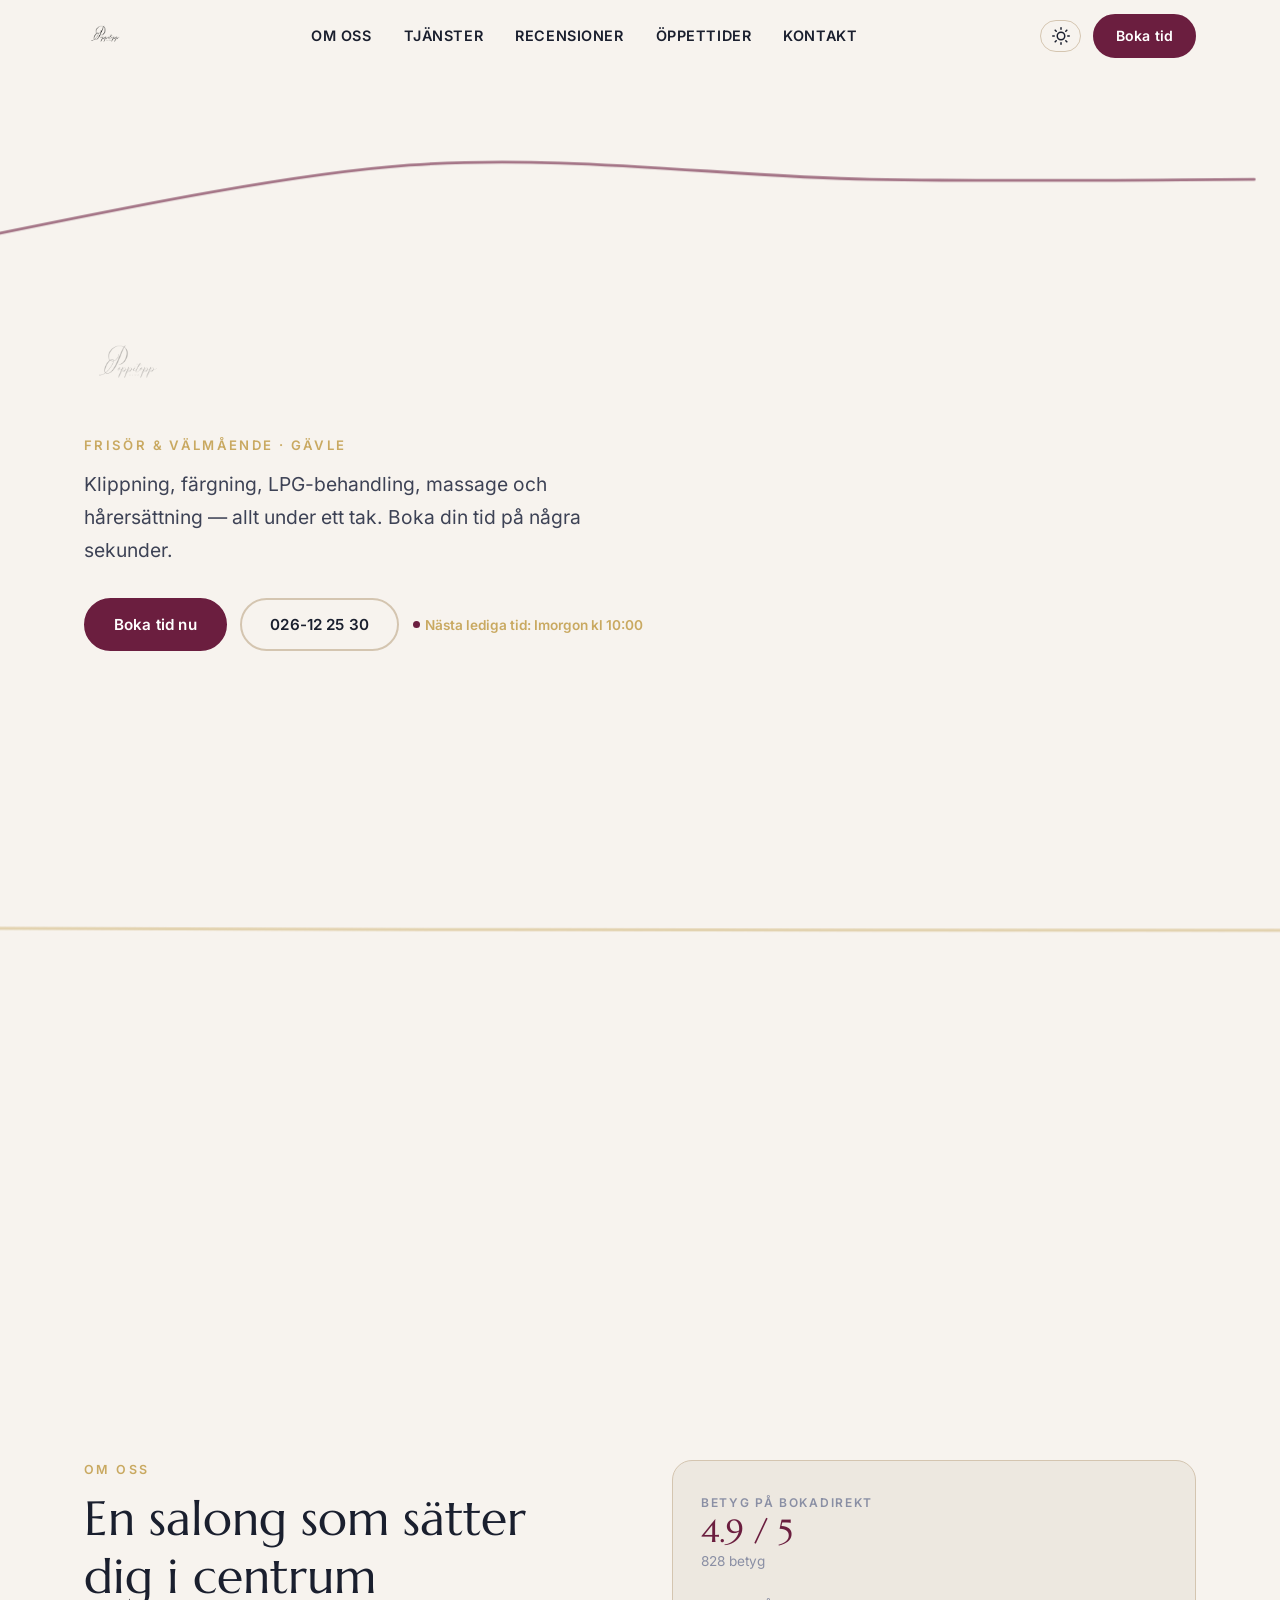
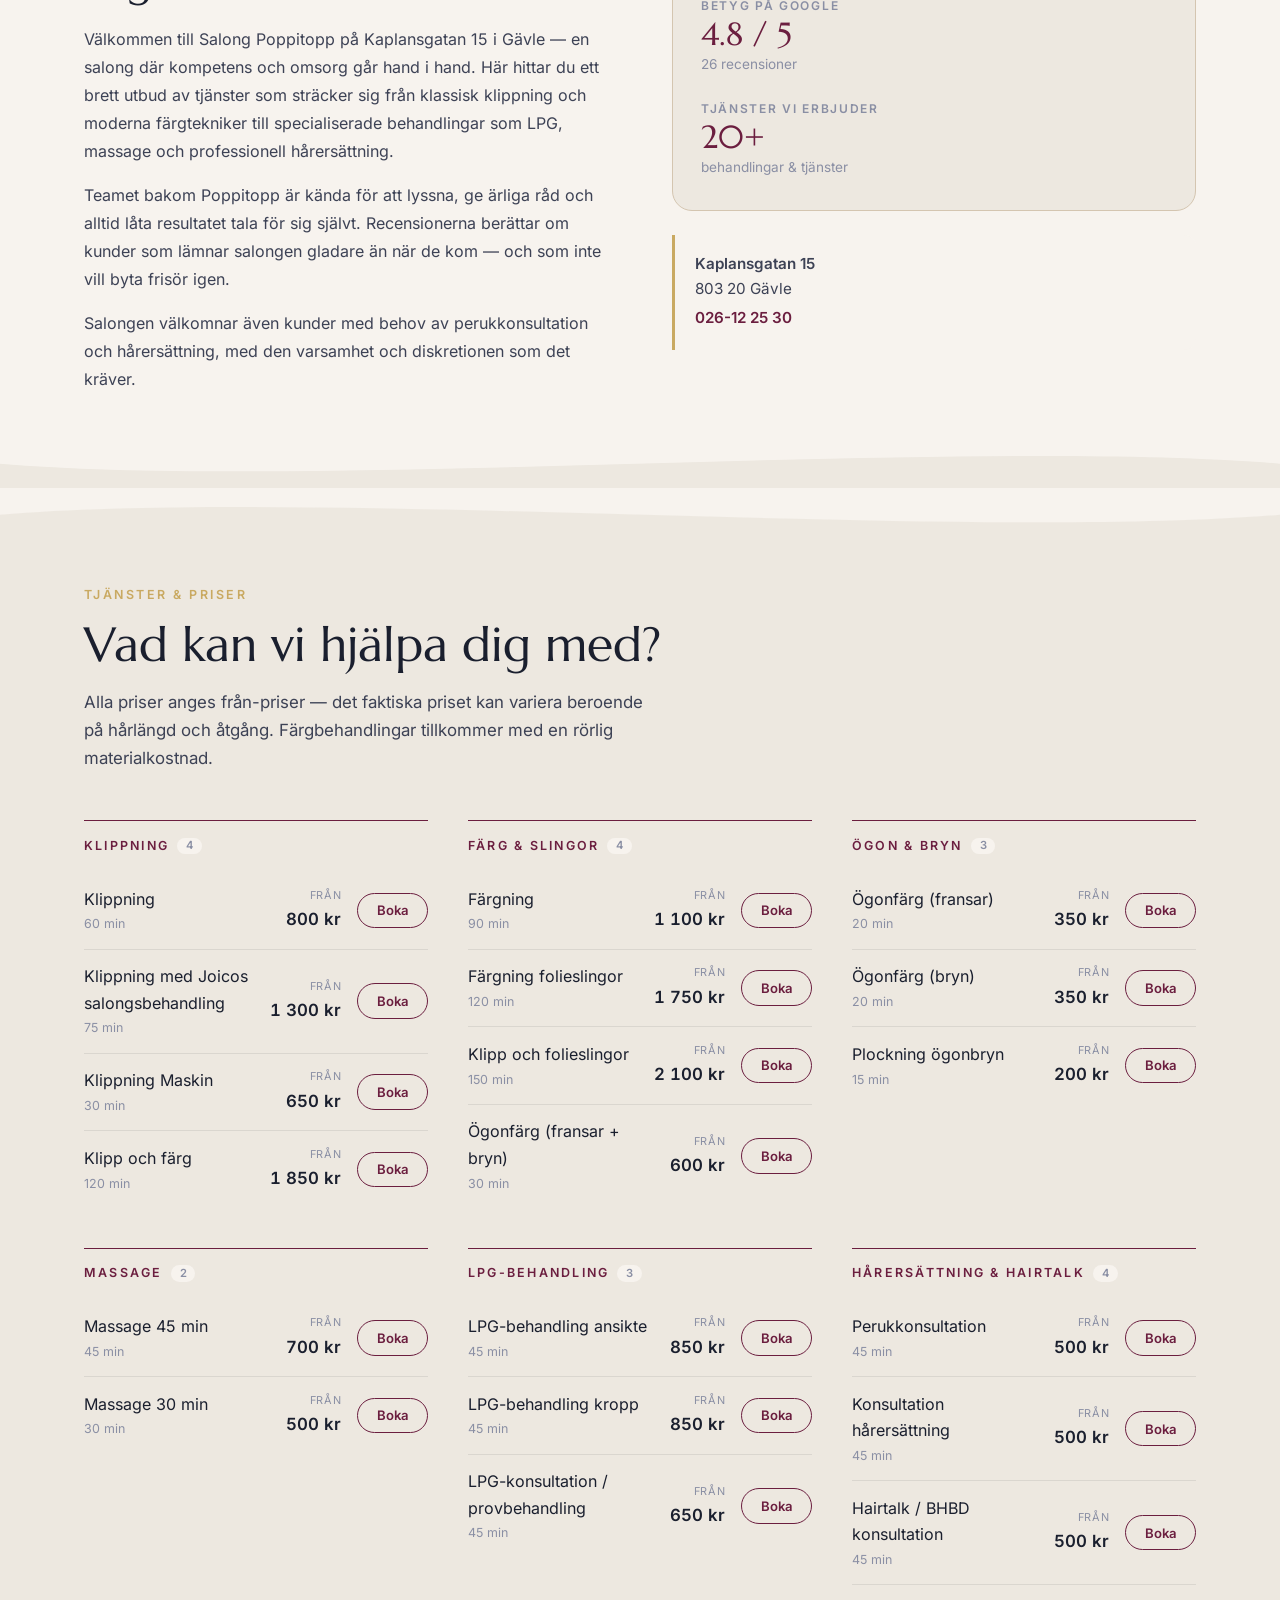
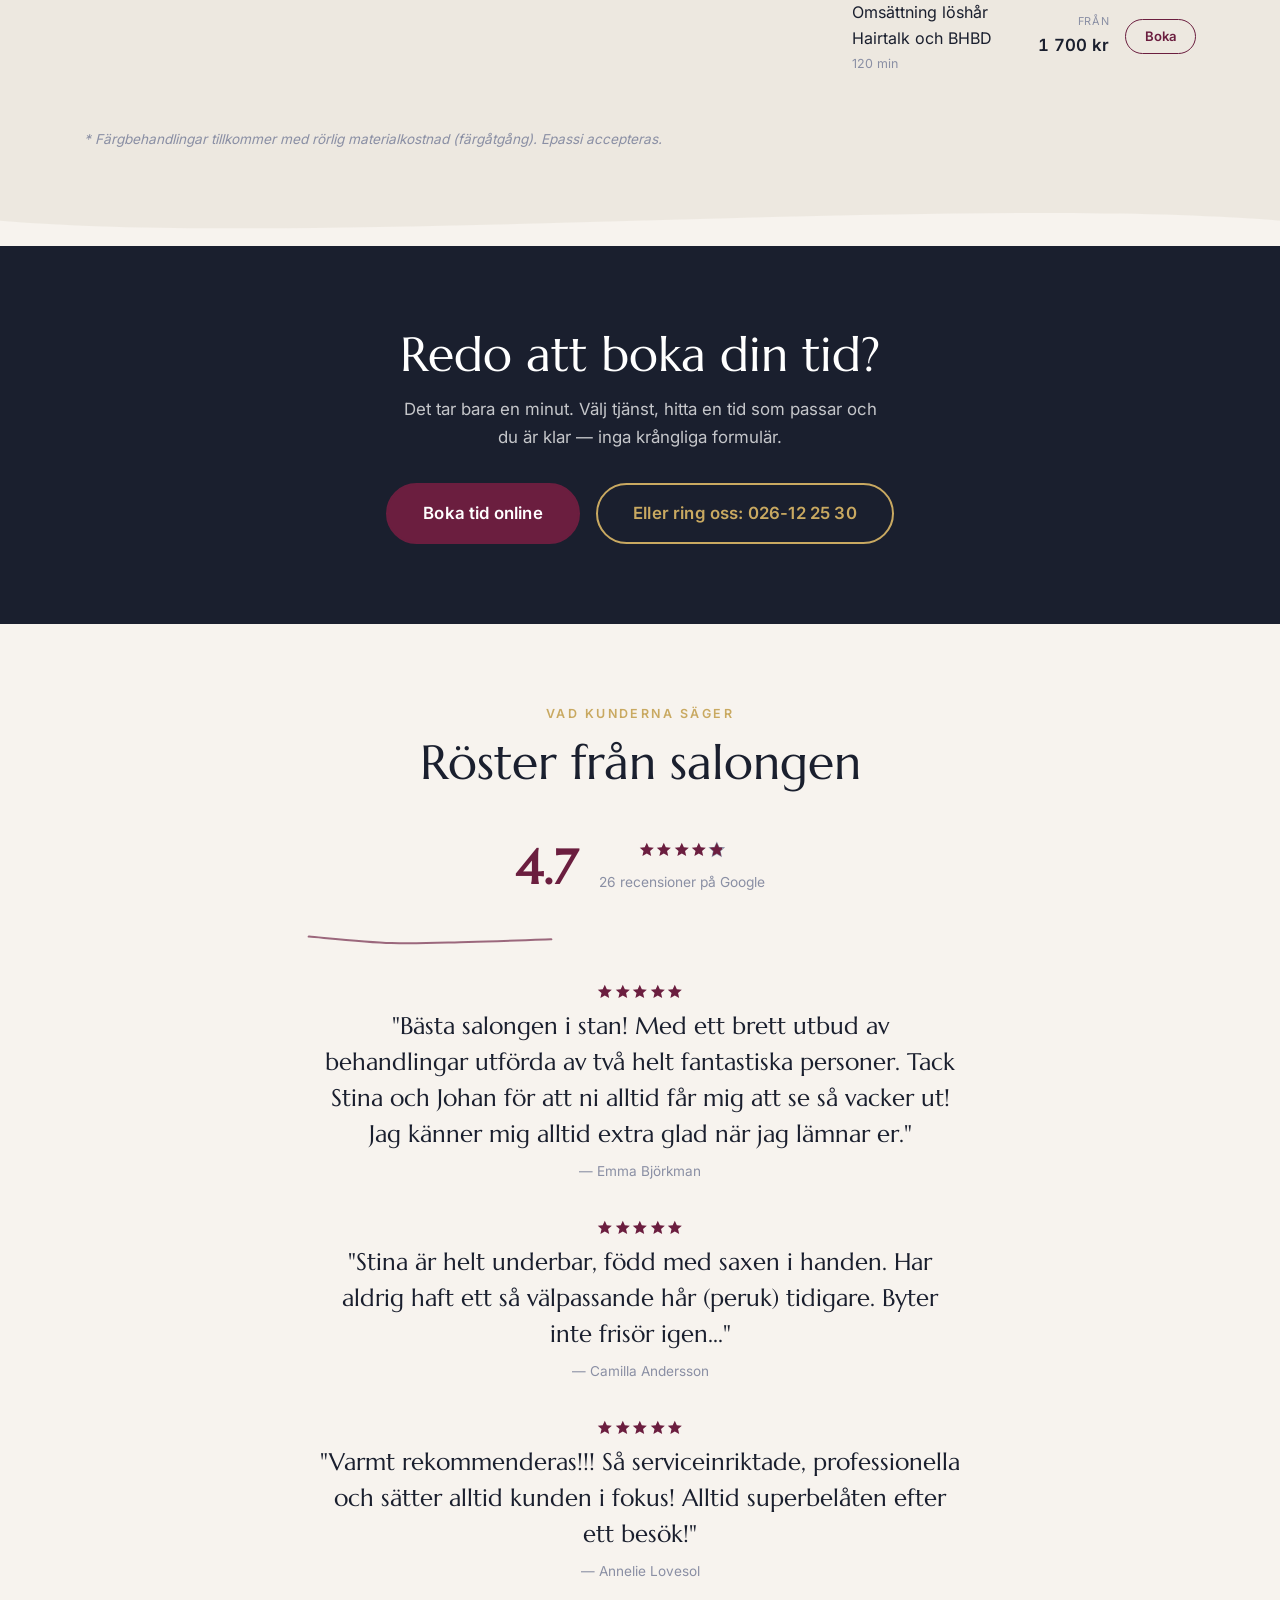
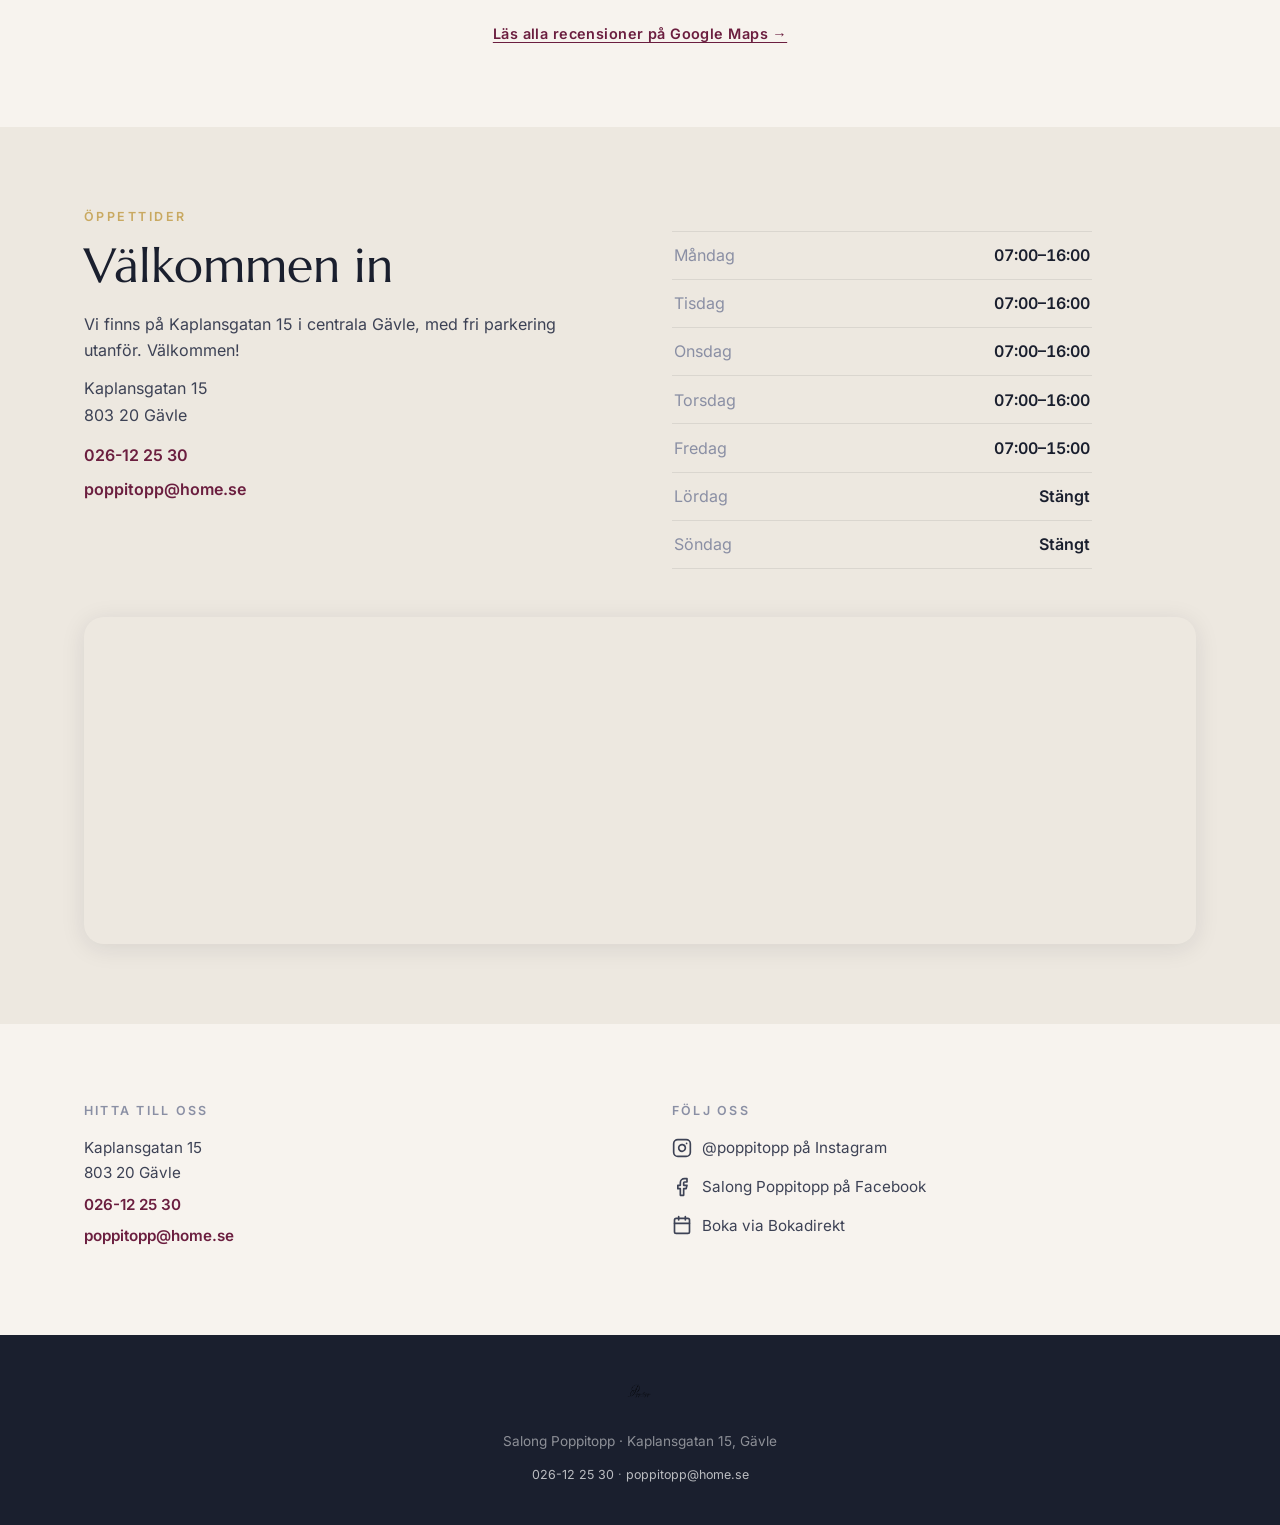
<file: sites/543a4892-328e-4839-8e43-d35b9996e985/site/index.html>
<!DOCTYPE html>
<html lang="sv" data-theme="light">
<head>
<meta charset="UTF-8">
<meta name="viewport" content="width=device-width, initial-scale=1.0">
<title>Salong Poppitopp – Frisör i Gävle</title>
<meta name="description" content="Salong Poppitopp i Gävle erbjuder klippning, färgning, LPG-behandling, massage, perukkonsultation och Hairtalk. Boka din tid enkelt online.">
<link rel="icon" type="image/svg+xml" href="favicon.svg">
<script>
(function(){
  var saved = localStorage.getItem('theme');
  if(saved) document.documentElement.setAttribute('data-theme', saved);
})();
</script>
<link rel="stylesheet" href="site-kit.css">
<link rel="stylesheet" href="styles.css">
<script type="application/ld+json">
{
  "@context": "https://schema.org",
  "@type": "HairSalon",
  "name": "Salong Poppitopp",
  "url": "http://www.poppitopp.se/",
  "telephone": "+46261225300",
  "address": {
    "@type": "PostalAddress",
    "streetAddress": "Kaplansgatan 15",
    "addressLocality": "Gävle",
    "postalCode": "803 20",
    "addressCountry": "SE"
  },
  "openingHoursSpecification": [
    {"@type": "OpeningHoursSpecification", "dayOfWeek": "Monday", "opens": "07:00", "closes": "16:00"},
    {"@type": "OpeningHoursSpecification", "dayOfWeek": "Tuesday", "opens": "07:00", "closes": "16:00"},
    {"@type": "OpeningHoursSpecification", "dayOfWeek": "Wednesday", "opens": "07:00", "closes": "16:00"},
    {"@type": "OpeningHoursSpecification", "dayOfWeek": "Thursday", "opens": "07:00", "closes": "16:00"},
    {"@type": "OpeningHoursSpecification", "dayOfWeek": "Friday", "opens": "07:00", "closes": "15:00"}
  ],
  "aggregateRating": {
    "@type": "AggregateRating",
    "ratingValue": "4.8",
    "reviewCount": "26"
  }
}
</script>
</head>
<body>
<a href="#main" class="skip-link">Hoppa till innehåll</a>

<header class="site-header" id="siteHeader">
  <div class="header-inner">
    <a href="index.html" class="logo-link">
      <img src="logo.png" alt="Salong Poppitopp" class="site-logo">
    </a>
    <nav class="site-nav" aria-label="Huvudmeny">
      <a href="#om-oss">Om oss</a>
      <a href="#tjanster">Tjänster</a>
      <a href="#recensioner">Recensioner</a>
      <a href="#oppettider">Öppettider</a>
      <a href="#kontakt">Kontakt</a>
    </nav>
    <div class="header-actions">
      <button class="theme-toggle" id="themeToggle" aria-label="Växla färgtema" type="button">
        <span class="theme-icon theme-icon-sun" aria-hidden="true">
          <svg width="18" height="18" viewBox="0 0 24 24" fill="none" stroke="currentColor" stroke-width="2" stroke-linecap="round" stroke-linejoin="round"><circle cx="12" cy="12" r="5"/><line x1="12" y1="1" x2="12" y2="3"/><line x1="12" y1="21" x2="12" y2="23"/><line x1="4.22" y1="4.22" x2="5.64" y2="5.64"/><line x1="18.36" y1="18.36" x2="19.78" y2="19.78"/><line x1="1" y1="12" x2="3" y2="12"/><line x1="21" y1="12" x2="23" y2="12"/><line x1="4.22" y1="19.78" x2="5.64" y2="18.36"/><line x1="18.36" y1="5.64" x2="19.78" y2="4.22"/></svg>
        </span>
        <span class="theme-icon theme-icon-moon" aria-hidden="true">
          <svg width="18" height="18" viewBox="0 0 24 24" fill="none" stroke="currentColor" stroke-width="2" stroke-linecap="round" stroke-linejoin="round"><path d="M21 12.79A9 9 0 1 1 11.21 3a7 7 0 0 0 9.79 9.79z"/></svg>
        </span>
      </button>
      <!--FIELD:booking_url-->
      <a href="https://www.bokadirekt.se/places/popp-i-topp-38385" class="btn btn-primary header-book-btn" target="_blank" rel="noopener">Boka tid</a>
      <!--/FIELD:booking_url-->
    </div>
  </div>
</header>

<div class="name-pin">
  <section class="hero name-pin-inner" aria-label="Välkommen till Salong Poppitopp">
    <h1 class="visually-hidden">Salong Poppitopp</h1>
    <div class="name-write-img">
      <img class="base" src="logo.png" alt="">
      <img class="color" src="logo.png" alt="">
    </div>
    <p class="hero-eyebrow reveal">Frisör &amp; Välmående · Gävle</p>
    <p class="hero-sub reveal">Klippning, färgning, LPG-behandling, massage och hårersättning — allt under ett tak. Boka din tid på några sekunder.</p>
    <div class="hero-actions reveal">
      <!--FIELD:booking_url-->
      <a href="https://www.bokadirekt.se/places/popp-i-topp-38385" class="btn btn-primary" target="_blank" rel="noopener">Boka tid nu</a>
      <!--/FIELD:booking_url-->
      <!--FIELD:phone-->
      <a href="tel:026122530" class="btn btn-secondary">026-12 25 30</a>
      <!--/FIELD:phone-->
      <span class="next-available-note" data-company-id="543a4892-328e-4839-8e43-d35b9996e985" data-api-base="http://localhost:3000" data-duration-minutes="30" hidden></span>
    </div>
    <svg class="flow-lines" data-seed="543a4892-328e-4839-8e43-d35b9996e985" aria-hidden="true" focusable="false"></svg>
  </section>
</div>

<main id="main">

  <!-- OM OSS -->
  <section class="section om-section" id="om-oss">
    <div class="container">
      <div class="om-grid">
        <div class="om-text reveal reveal-left">
          <span class="section-eyebrow">Om oss</span>
          <h2>En salong som sätter dig i centrum</h2>
          <p>Välkommen till Salong Poppitopp på Kaplansgatan 15 i Gävle — en salong där kompetens och omsorg går hand i hand. Här hittar du ett brett utbud av tjänster som sträcker sig från klassisk klippning och moderna färgtekniker till specialiserade behandlingar som LPG, massage och professionell hårersättning.</p>
          <p>Teamet bakom Poppitopp är kända för att lyssna, ge ärliga råd och alltid låta resultatet tala för sig självt. Recensionerna berättar om kunder som lämnar salongen gladare än när de kom — och som inte vill byta frisör igen.</p>
          <p>Salongen välkomnar även kunder med behov av perukkonsultation och hårersättning, med den varsamhet och diskretionen som det kräver.</p>
        </div>
        <div class="om-aside reveal reveal-right">
          <div class="om-highlight-box">
            <div class="om-highlight-item">
              <span class="oh-label">Betyg på Bokadirekt</span>
              <!--FIELD:booking_platform_rating-->
              <span class="oh-value">4.9 / 5</span>
              <span class="oh-sub">828 betyg</span>
              <!--/FIELD:booking_platform_rating-->
            </div>
            <div class="om-highlight-item">
              <span class="oh-label">Betyg på Google</span>
              <!--FIELD:google_rating-->
              <span class="oh-value">4.8 / 5</span>
              <span class="oh-sub">26 recensioner</span>
              <!--/FIELD:google_rating-->
            </div>
            <div class="om-highlight-item">
              <span class="oh-label">Tjänster vi erbjuder</span>
              <span class="oh-value">20+</span>
              <span class="oh-sub">behandlingar &amp; tjänster</span>
            </div>
          </div>
          <div class="om-address-snippet">
            <!--FIELD:address-->
            <p><strong>Kaplansgatan 15</strong><br>803 20 Gävle</p>
            <!--/FIELD:address-->
            <!--FIELD:phone-->
            <p><a href="tel:026122530">026-12 25 30</a></p>
            <!--/FIELD:phone-->
          </div>
        </div>
      </div>
    </div>
    <div class="section-wave section-wave-bottom" aria-hidden="true">
      <svg viewBox="0 0 1440 60" preserveAspectRatio="none" xmlns="http://www.w3.org/2000/svg"><path d="M0,30 C360,60 1080,0 1440,30 L1440,60 L0,60 Z" fill="var(--paper-raised)"/></svg>
    </div>
  </section>

  <!-- TJÄNSTER -->
  <section class="section services-section" id="tjanster">
    <div class="container">
      <div class="section-header reveal">
        <span class="section-eyebrow">Tjänster &amp; Priser</span>
        <h2>Vad kan vi hjälpa dig med?</h2>
        <p class="section-intro">Alla priser anges från-priser — det faktiska priset kan variera beroende på hårlängd och åtgång. Färgbehandlingar tillkommer med en rörlig materialkostnad.</p>
      </div>
      <!--FIELD:services--><!--FIELD:prices-->
      <div class="menu-groups">

        <div class="menu-group">
          <h3 class="reveal reveal-topline">Klippning <span class="menu-group-count">4</span></h3>
          <div class="price-item reveal" style="--reveal-delay:0.08s">
            <div class="price-item-info">
              <span class="price-item-name">Klippning</span>
              <span class="price-item-duration">60 min</span>
            </div>
            <div class="price-item-price">
              <span class="price-item-from">Från</span>
              <span class="price-item-amount">800 kr</span>
            </div>
            <button class="price-item-book-btn" type="button" data-service-name="Klippning" data-duration-minutes="60">Boka</button>
          </div>
          <div class="price-item reveal" style="--reveal-delay:0.16s">
            <div class="price-item-info">
              <span class="price-item-name">Klippning med Joicos salongsbehandling</span>
              <span class="price-item-duration">75 min</span>
            </div>
            <div class="price-item-price">
              <span class="price-item-from">Från</span>
              <span class="price-item-amount">1 300 kr</span>
            </div>
            <button class="price-item-book-btn" type="button" data-service-name="Klippning med Joicos salongsbehandling" data-duration-minutes="75">Boka</button>
          </div>
          <div class="price-item reveal" style="--reveal-delay:0.24s">
            <div class="price-item-info">
              <span class="price-item-name">Klippning Maskin</span>
              <span class="price-item-duration">30 min</span>
            </div>
            <div class="price-item-price">
              <span class="price-item-from">Från</span>
              <span class="price-item-amount">650 kr</span>
            </div>
            <button class="price-item-book-btn" type="button" data-service-name="Klippning Maskin" data-duration-minutes="30">Boka</button>
          </div>
          <div class="price-item reveal" style="--reveal-delay:0.32s">
            <div class="price-item-info">
              <span class="price-item-name">Klipp och färg</span>
              <span class="price-item-duration">120 min</span>
            </div>
            <div class="price-item-price">
              <span class="price-item-from">Från</span>
              <span class="price-item-amount">1 850 kr</span>
            </div>
            <button class="price-item-book-btn" type="button" data-service-name="Klipp och färg" data-duration-minutes="120">Boka</button>
          </div>
        </div>

        <div class="menu-group">
          <h3 class="reveal reveal-topline">Färg &amp; Slingor <span class="menu-group-count">4</span></h3>
          <div class="price-item reveal" style="--reveal-delay:0.08s">
            <div class="price-item-info">
              <span class="price-item-name">Färgning</span>
              <span class="price-item-duration">90 min</span>
            </div>
            <div class="price-item-price">
              <span class="price-item-from">Från</span>
              <span class="price-item-amount">1 100 kr</span>
            </div>
            <button class="price-item-book-btn" type="button" data-service-name="Färgning" data-duration-minutes="90">Boka</button>
          </div>
          <div class="price-item reveal" style="--reveal-delay:0.16s">
            <div class="price-item-info">
              <span class="price-item-name">Färgning folieslingor</span>
              <span class="price-item-duration">120 min</span>
            </div>
            <div class="price-item-price">
              <span class="price-item-from">Från</span>
              <span class="price-item-amount">1 750 kr</span>
            </div>
            <button class="price-item-book-btn" type="button" data-service-name="Färgning folieslingor" data-duration-minutes="120">Boka</button>
          </div>
          <div class="price-item reveal" style="--reveal-delay:0.24s">
            <div class="price-item-info">
              <span class="price-item-name">Klipp och folieslingor</span>
              <span class="price-item-duration">150 min</span>
            </div>
            <div class="price-item-price">
              <span class="price-item-from">Från</span>
              <span class="price-item-amount">2 100 kr</span>
            </div>
            <button class="price-item-book-btn" type="button" data-service-name="Klipp och folieslingor" data-duration-minutes="150">Boka</button>
          </div>
          <div class="price-item price-item--note reveal" style="--reveal-delay:0.32s">
            <div class="price-item-info">
              <span class="price-item-name">Ögonfärg (fransar + bryn)</span>
              <span class="price-item-duration">30 min</span>
            </div>
            <div class="price-item-price">
              <span class="price-item-from">Från</span>
              <span class="price-item-amount">600 kr</span>
            </div>
            <button class="price-item-book-btn" type="button" data-service-name="Ögonfärg (fransar + bryn)" data-duration-minutes="30">Boka</button>
          </div>
        </div>

        <div class="menu-group">
          <h3 class="reveal reveal-topline">Ögon &amp; Bryn <span class="menu-group-count">3</span></h3>
          <div class="price-item reveal" style="--reveal-delay:0.08s">
            <div class="price-item-info">
              <span class="price-item-name">Ögonfärg (fransar)</span>
              <span class="price-item-duration">20 min</span>
            </div>
            <div class="price-item-price">
              <span class="price-item-from">Från</span>
              <span class="price-item-amount">350 kr</span>
            </div>
            <button class="price-item-book-btn" type="button" data-service-name="Ögonfärg (fransar)" data-duration-minutes="20">Boka</button>
          </div>
          <div class="price-item reveal" style="--reveal-delay:0.16s">
            <div class="price-item-info">
              <span class="price-item-name">Ögonfärg (bryn)</span>
              <span class="price-item-duration">20 min</span>
            </div>
            <div class="price-item-price">
              <span class="price-item-from">Från</span>
              <span class="price-item-amount">350 kr</span>
            </div>
            <button class="price-item-book-btn" type="button" data-service-name="Ögonfärg (bryn)" data-duration-minutes="20">Boka</button>
          </div>
          <div class="price-item reveal" style="--reveal-delay:0.24s">
            <div class="price-item-info">
              <span class="price-item-name">Plockning ögonbryn</span>
              <span class="price-item-duration">15 min</span>
            </div>
            <div class="price-item-price">
              <span class="price-item-from">Från</span>
              <span class="price-item-amount">200 kr</span>
            </div>
            <button class="price-item-book-btn" type="button" data-service-name="Plockning ögonbryn" data-duration-minutes="15">Boka</button>
          </div>
        </div>

        <div class="menu-group">
          <h3 class="reveal reveal-topline">Massage <span class="menu-group-count">2</span></h3>
          <div class="price-item reveal" style="--reveal-delay:0.08s">
            <div class="price-item-info">
              <span class="price-item-name">Massage 45 min</span>
              <span class="price-item-duration">45 min</span>
            </div>
            <div class="price-item-price">
              <span class="price-item-from">Från</span>
              <span class="price-item-amount">700 kr</span>
            </div>
            <button class="price-item-book-btn" type="button" data-service-name="Massage 45 min" data-duration-minutes="45">Boka</button>
          </div>
          <div class="price-item reveal" style="--reveal-delay:0.16s">
            <div class="price-item-info">
              <span class="price-item-name">Massage 30 min</span>
              <span class="price-item-duration">30 min</span>
            </div>
            <div class="price-item-price">
              <span class="price-item-from">Från</span>
              <span class="price-item-amount">500 kr</span>
            </div>
            <button class="price-item-book-btn" type="button" data-service-name="Massage 30 min" data-duration-minutes="30">Boka</button>
          </div>
        </div>

        <div class="menu-group">
          <h3 class="reveal reveal-topline">LPG-behandling <span class="menu-group-count">3</span></h3>
          <div class="price-item reveal" style="--reveal-delay:0.08s">
            <div class="price-item-info">
              <span class="price-item-name">LPG-behandling ansikte</span>
              <span class="price-item-duration">45 min</span>
            </div>
            <div class="price-item-price">
              <span class="price-item-from">Från</span>
              <span class="price-item-amount">850 kr</span>
            </div>
            <button class="price-item-book-btn" type="button" data-service-name="LPG-behandling ansikte" data-duration-minutes="45">Boka</button>
          </div>
          <div class="price-item reveal" style="--reveal-delay:0.16s">
            <div class="price-item-info">
              <span class="price-item-name">LPG-behandling kropp</span>
              <span class="price-item-duration">45 min</span>
            </div>
            <div class="price-item-price">
              <span class="price-item-from">Från</span>
              <span class="price-item-amount">850 kr</span>
            </div>
            <button class="price-item-book-btn" type="button" data-service-name="LPG-behandling kropp" data-duration-minutes="45">Boka</button>
          </div>
          <div class="price-item reveal" style="--reveal-delay:0.24s">
            <div class="price-item-info">
              <span class="price-item-name">LPG-konsultation / provbehandling</span>
              <span class="price-item-duration">45 min</span>
            </div>
            <div class="price-item-price">
              <span class="price-item-from">Från</span>
              <span class="price-item-amount">650 kr</span>
            </div>
            <button class="price-item-book-btn" type="button" data-service-name="LPG-konsultation/provbehandling" data-duration-minutes="45">Boka</button>
          </div>
        </div>

        <div class="menu-group">
          <h3 class="reveal reveal-topline">Hårersättning &amp; Hairtalk <span class="menu-group-count">4</span></h3>
          <div class="price-item reveal" style="--reveal-delay:0.08s">
            <div class="price-item-info">
              <span class="price-item-name">Perukkonsultation</span>
              <span class="price-item-duration">45 min</span>
            </div>
            <div class="price-item-price">
              <span class="price-item-from">Från</span>
              <span class="price-item-amount">500 kr</span>
            </div>
            <button class="price-item-book-btn" type="button" data-service-name="Perukkonsultation" data-duration-minutes="45">Boka</button>
          </div>
          <div class="price-item reveal" style="--reveal-delay:0.16s">
            <div class="price-item-info">
              <span class="price-item-name">Konsultation hårersättning</span>
              <span class="price-item-duration">45 min</span>
            </div>
            <div class="price-item-price">
              <span class="price-item-from">Från</span>
              <span class="price-item-amount">500 kr</span>
            </div>
            <button class="price-item-book-btn" type="button" data-service-name="Konsultation hårersättning" data-duration-minutes="45">Boka</button>
          </div>
          <div class="price-item reveal" style="--reveal-delay:0.24s">
            <div class="price-item-info">
              <span class="price-item-name">Hairtalk / BHBD konsultation</span>
              <span class="price-item-duration">45 min</span>
            </div>
            <div class="price-item-price">
              <span class="price-item-from">Från</span>
              <span class="price-item-amount">500 kr</span>
            </div>
            <button class="price-item-book-btn" type="button" data-service-name="Hairtalk/BHBD konsultation" data-duration-minutes="45">Boka</button>
          </div>
          <div class="price-item reveal" style="--reveal-delay:0.32s">
            <div class="price-item-info">
              <span class="price-item-name">Omsättning löshår Hairtalk och BHBD</span>
              <span class="price-item-duration">120 min</span>
            </div>
            <div class="price-item-price">
              <span class="price-item-from">Från</span>
              <span class="price-item-amount">1 700 kr</span>
            </div>
            <button class="price-item-book-btn" type="button" data-service-name="Omsättning löshår Hairtalk och BHBD" data-duration-minutes="120">Boka</button>
          </div>
        </div>

      </div>
      <!--/FIELD:services--><!--/FIELD:prices-->
      <p class="price-note reveal">* Färgbehandlingar tillkommer med rörlig materialkostnad (färgåtgång). Epassi accepteras.</p>
    </div>
    <div class="section-wave section-wave-top" aria-hidden="true">
      <svg viewBox="0 0 1440 60" preserveAspectRatio="none" xmlns="http://www.w3.org/2000/svg"><path d="M0,30 C360,0 1080,60 1440,30 L1440,0 L0,0 Z" fill="var(--paper)"/></svg>
    </div>
    <div class="section-wave section-wave-bottom" aria-hidden="true">
      <svg viewBox="0 0 1440 60" preserveAspectRatio="none" xmlns="http://www.w3.org/2000/svg"><path d="M0,30 C360,60 1080,0 1440,30 L1440,60 L0,60 Z" fill="var(--paper)"/></svg>
    </div>
  </section>

  <!-- BOKA CTA -->
  <section class="section cta-section" id="boka">
    <div class="container">
      <div class="cta-inner reveal">
        <h2>Redo att boka din tid?</h2>
        <p>Det tar bara en minut. Välj tjänst, hitta en tid som passar och du är klar — inga krångliga formulär.</p>
        <div class="cta-actions">
          <!--FIELD:booking_url-->
          <a href="https://www.bokadirekt.se/places/popp-i-topp-38385" class="btn btn-primary btn-large" target="_blank" rel="noopener">Boka tid online</a>
          <!--/FIELD:booking_url-->
          <!--FIELD:phone-->
          <a href="tel:026122530" class="btn btn-ghost btn-large">Eller ring oss: 026-12 25 30</a>
          <!--/FIELD:phone-->
        </div>
      </div>
    </div>
  </section>

  <!-- RECENSIONER -->
  <section class="section reviews-section" id="recensioner">
    <div class="container">
      <div class="section-header reveal">
        <span class="section-eyebrow">Vad kunderna säger</span>
        <h2>Röster från salongen</h2>
      </div>
      <!--FIELD:google_rating-->
      <div class="reviews-centered">
        <div class="reviews-top reveal">
          <div class="rating-number" data-count-to="4.8" data-decimals="1">0.0</div>
          <div class="rating-side">
            <span class="stars" data-rating="4.8"></span>
            <span class="rating-count">26 recensioner på Google</span>
          </div>
        </div>
        <svg class="signature-mark" data-seed="543a4892-328e-4839-8e43-d35b9996e985" aria-hidden="true" focusable="false"></svg>
        <div class="review-stack">
          <div class="reveal" style="--reveal-delay:0s;">
            <span class="stars pull-quote-stars" data-rating="5"></span>
            <p class="pull-quote">"Bästa salongen i stan! Med ett brett utbud av behandlingar utförda av två helt fantastiska personer. Tack Stina och Johan för att ni alltid får mig att se så vacker ut! Jag känner mig alltid extra glad när jag lämnar er."</p>
            <span class="review-meta">— Emma Björkman</span>
          </div>
          <div class="reveal" style="--reveal-delay:0.08s;">
            <span class="stars pull-quote-stars" data-rating="5"></span>
            <p class="pull-quote">"Stina är helt underbar, född med saxen i handen. Har aldrig haft ett så välpassande hår (peruk) tidigare. Byter inte frisör igen..."</p>
            <span class="review-meta">— Camilla Andersson</span>
          </div>
          <div class="reveal" style="--reveal-delay:0.16s;">
            <span class="stars pull-quote-stars" data-rating="5"></span>
            <p class="pull-quote">"Varmt rekommenderas!!! Så serviceinriktade, professionella och sätter alltid kunden i fokus! Alltid superbelåten efter ett besök!"</p>
            <span class="review-meta">— Annelie Lovesol</span>
          </div>
        </div>
        <a href="https://www.google.com/maps/search/Salong+Poppitopp+G%C3%A4vle" class="reviews-link" target="_blank" rel="noopener">Läs alla recensioner på Google Maps →</a>
      </div>
      <!--/FIELD:google_rating-->
    </div>
  </section>

  <!-- ÖPPETTIDER -->
  <section class="section hours-section" id="oppettider" scroll-margin-top="80px">
    <div class="container">
      <div class="hours-grid">
        <div class="reveal reveal-left">
          <span class="section-eyebrow">Öppettider</span>
          <h2>Välkommen in</h2>
          <p>Vi finns på Kaplansgatan 15 i centrala Gävle, med fri parkering utanför. Välkommen!</p>
          <!--FIELD:address-->
          <address class="address-block">
            Kaplansgatan 15<br>
            803 20 Gävle
          </address>
          <!--/FIELD:address-->
          <!--FIELD:phone-->
          <p class="hours-phone"><a href="tel:026122530">026-12 25 30</a></p>
          <!--/FIELD:phone-->
          <!--FIELD:email-->
          <p class="hours-email"><a href="mailto:poppitopp@home.se">poppitopp@home.se</a></p>
          <!--/FIELD:email-->
        </div>
        <div class="reveal reveal-right">
          <!--FIELD:opening_hours-->
          <ul class="hours-list">
            <li><span class="hd-day">Måndag</span><span class="hd-time">07:00–16:00</span></li>
            <li><span class="hd-day">Tisdag</span><span class="hd-time">07:00–16:00</span></li>
            <li><span class="hd-day">Onsdag</span><span class="hd-time">07:00–16:00</span></li>
            <li><span class="hd-day">Torsdag</span><span class="hd-time">07:00–16:00</span></li>
            <li><span class="hd-day">Fredag</span><span class="hd-time">07:00–15:00</span></li>
            <li><span class="hd-day">Lördag</span><span class="hd-time">Stängt</span></li>
            <li><span class="hd-day">Söndag</span><span class="hd-time">Stängt</span></li>
          </ul>
          <!--/FIELD:opening_hours-->
        </div>
      </div>
      <div class="map-wrap reveal">
        <!--FIELD:address-->
        <iframe
          title="Karta – Salong Poppitopp"
          src="https://www.google.com/maps?q=Kaplansgatan+15%2C+803+20+G%C3%A4vle%2C+Sweden&output=embed"
          width="100%" height="320" style="border:0;border-radius:12px;" allowfullscreen loading="lazy"
          referrerpolicy="no-referrer-when-downgrade"></iframe>
        <!--/FIELD:address-->
      </div>
    </div>
  </section>

  <!-- KONTAKT -->
  <section class="section contact-section" id="kontakt">
    <div class="container">
      <div class="contact-grid">
        <div class="visit-block reveal reveal-left">
          <h3>Hitta till oss</h3>
          <!--FIELD:address-->
          <p>Kaplansgatan 15<br>803 20 Gävle</p>
          <!--/FIELD:address-->
          <!--FIELD:phone-->
          <p><a href="tel:026122530">026-12 25 30</a></p>
          <!--/FIELD:phone-->
          <!--FIELD:email-->
          <p><a href="mailto:poppitopp@home.se">poppitopp@home.se</a></p>
          <!--/FIELD:email-->
        </div>
        <div class="social-block reveal reveal-right">
          <h3>Följ oss</h3>
          <!--FIELD:instagram-->
          <a href="https://www.instagram.com/poppitopp/" class="social-link" target="_blank" rel="noopener">
            <svg width="20" height="20" viewBox="0 0 24 24" fill="none" stroke="currentColor" stroke-width="2" stroke-linecap="round" stroke-linejoin="round" aria-hidden="true"><rect x="2" y="2" width="20" height="20" rx="5" ry="5"/><path d="M16 11.37A4 4 0 1 1 12.63 8 4 4 0 0 1 16 11.37z"/><line x1="17.5" y1="6.5" x2="17.51" y2="6.5"/></svg>
            @poppitopp på Instagram
          </a>
          <!--/FIELD:instagram-->
          <!--FIELD:facebook-->
          <a href="https://www.facebook.com/people/Salong-Poppitopp/100061273524910/" class="social-link" target="_blank" rel="noopener">
            <svg width="20" height="20" viewBox="0 0 24 24" fill="none" stroke="currentColor" stroke-width="2" stroke-linecap="round" stroke-linejoin="round" aria-hidden="true"><path d="M18 2h-3a5 5 0 0 0-5 5v3H7v4h3v8h4v-8h3l1-4h-4V7a1 1 0 0 1 1-1h3z"/></svg>
            Salong Poppitopp på Facebook
          </a>
          <!--/FIELD:facebook-->
          <!--FIELD:booking_url-->
          <a href="https://www.bokadirekt.se/places/popp-i-topp-38385" class="social-link" target="_blank" rel="noopener">
            <svg width="20" height="20" viewBox="0 0 24 24" fill="none" stroke="currentColor" stroke-width="2" stroke-linecap="round" stroke-linejoin="round" aria-hidden="true"><rect x="3" y="4" width="18" height="18" rx="2" ry="2"/><line x1="16" y1="2" x2="16" y2="6"/><line x1="8" y1="2" x2="8" y2="6"/><line x1="3" y1="10" x2="21" y2="10"/></svg>
            Boka via Bokadirekt
          </a>
          <!--/FIELD:booking_url-->
        </div>
      </div>
    </div>
  </section>

</main>

<footer class="site-footer">
  <div class="container">
    <div class="footer-inner">
      <a href="index.html" class="footer-logo">
        <img src="logo.png" alt="Salong Poppitopp" style="max-height:36px;width:auto;">
      </a>
      <p class="footer-copy"><!--FIELD:company_name-->Salong Poppitopp<!--/FIELD:company_name--> · <!--FIELD:address-->Kaplansgatan 15, Gävle<!--/FIELD:address--></p>
      <p class="footer-copy small"><!--FIELD:phone--><a href="tel:026122530">026-12 25 30</a><!--/FIELD:phone--> · <!--FIELD:email--><a href="mailto:poppitopp@home.se">poppitopp@home.se</a><!--/FIELD:email--></p>
    </div>
  </div>
</footer>

<!-- BOOKING WIDGET -->
<div class="booking-widget-backdrop" id="bookingWidget" data-company-id="543a4892-328e-4839-8e43-d35b9996e985" data-api-base="http://localhost:3000">
  <div class="booking-widget-modal" role="dialog" aria-modal="true" aria-label="Boka tid">
    <button class="booking-widget-close" id="bookingWidgetClose" type="button" aria-label="Stäng">&times;</button>
    <div class="booking-widget-service">
      <span class="booking-widget-service-name" id="bookingWidgetServiceName"></span>
      <span class="booking-widget-service-meta" id="bookingWidgetServiceMeta"></span>
    </div>
    <div class="booking-widget-step" id="bookingWidgetStepStaff">
      <label class="booking-widget-label" for="bookingWidgetStaffSelect">Välj frisör</label>
      <select class="booking-widget-select" id="bookingWidgetStaffSelect" aria-label="Välj frisör"></select>
      <button class="booking-widget-search-btn" id="bookingWidgetSearchBtn" type="button">Sök tider</button>
    </div>
    <div class="booking-widget-step" id="bookingWidgetStepTimes" hidden>
      <button class="booking-widget-back" id="bookingWidgetBack" type="button">‹ Byt frisör</button>
      <div class="booking-cal-head">
        <button class="booking-cal-nav" type="button" data-dir="-1" aria-label="Föregående vecka">‹</button>
        <span class="booking-cal-range" id="bookingWidgetRange"></span>
        <button class="booking-cal-nav" type="button" data-dir="1" aria-label="Nästa vecka">›</button>
      </div>
      <div class="booking-cal-grid" id="bookingWidgetGrid"></div>
      <p class="booking-cal-next-available" id="bookingWidgetNextAvail" style="display:none;"></p>
    </div>
  </div>
</div>

<div class="bd-backdrop" id="bdBackdrop">
  <div class="bd-modal" role="dialog" aria-modal="true" aria-label="Bokning">
    <div class="bd-header"><div class="bd-brand"><span class="dot"></span>Salong Poppitopp</div><button class="bd-close" id="bdClose" type="button" aria-label="Stäng">&times;</button></div>
    <div class="bd-body">
      <div class="bd-form">
        <div class="bd-slot-summary"><strong id="bdSlotLine">—</strong>Hos Salong Poppitopp</div>
        <div class="bd-field"><label for="bdName">Namn</label><input id="bdName" type="text"></div>
        <div class="bd-field"><label for="bdPhone">Telefonnummer</label><input id="bdPhone" type="tel"></div>
        <button class="bd-confirm-btn" id="bdConfirm" type="button">Bekräfta bokning</button>
      </div>
      <div class="bd-success"><div class="check">&#10003;</div><p id="bdSuccessLine">Bokat!</p><p class="fine">Vi ser fram emot ditt besök.</p></div>
    </div>
  </div>
</div>

<script src="site-kit.js" defer></script>
<script src="script.js" defer></script>
</body>
</html>
</file>
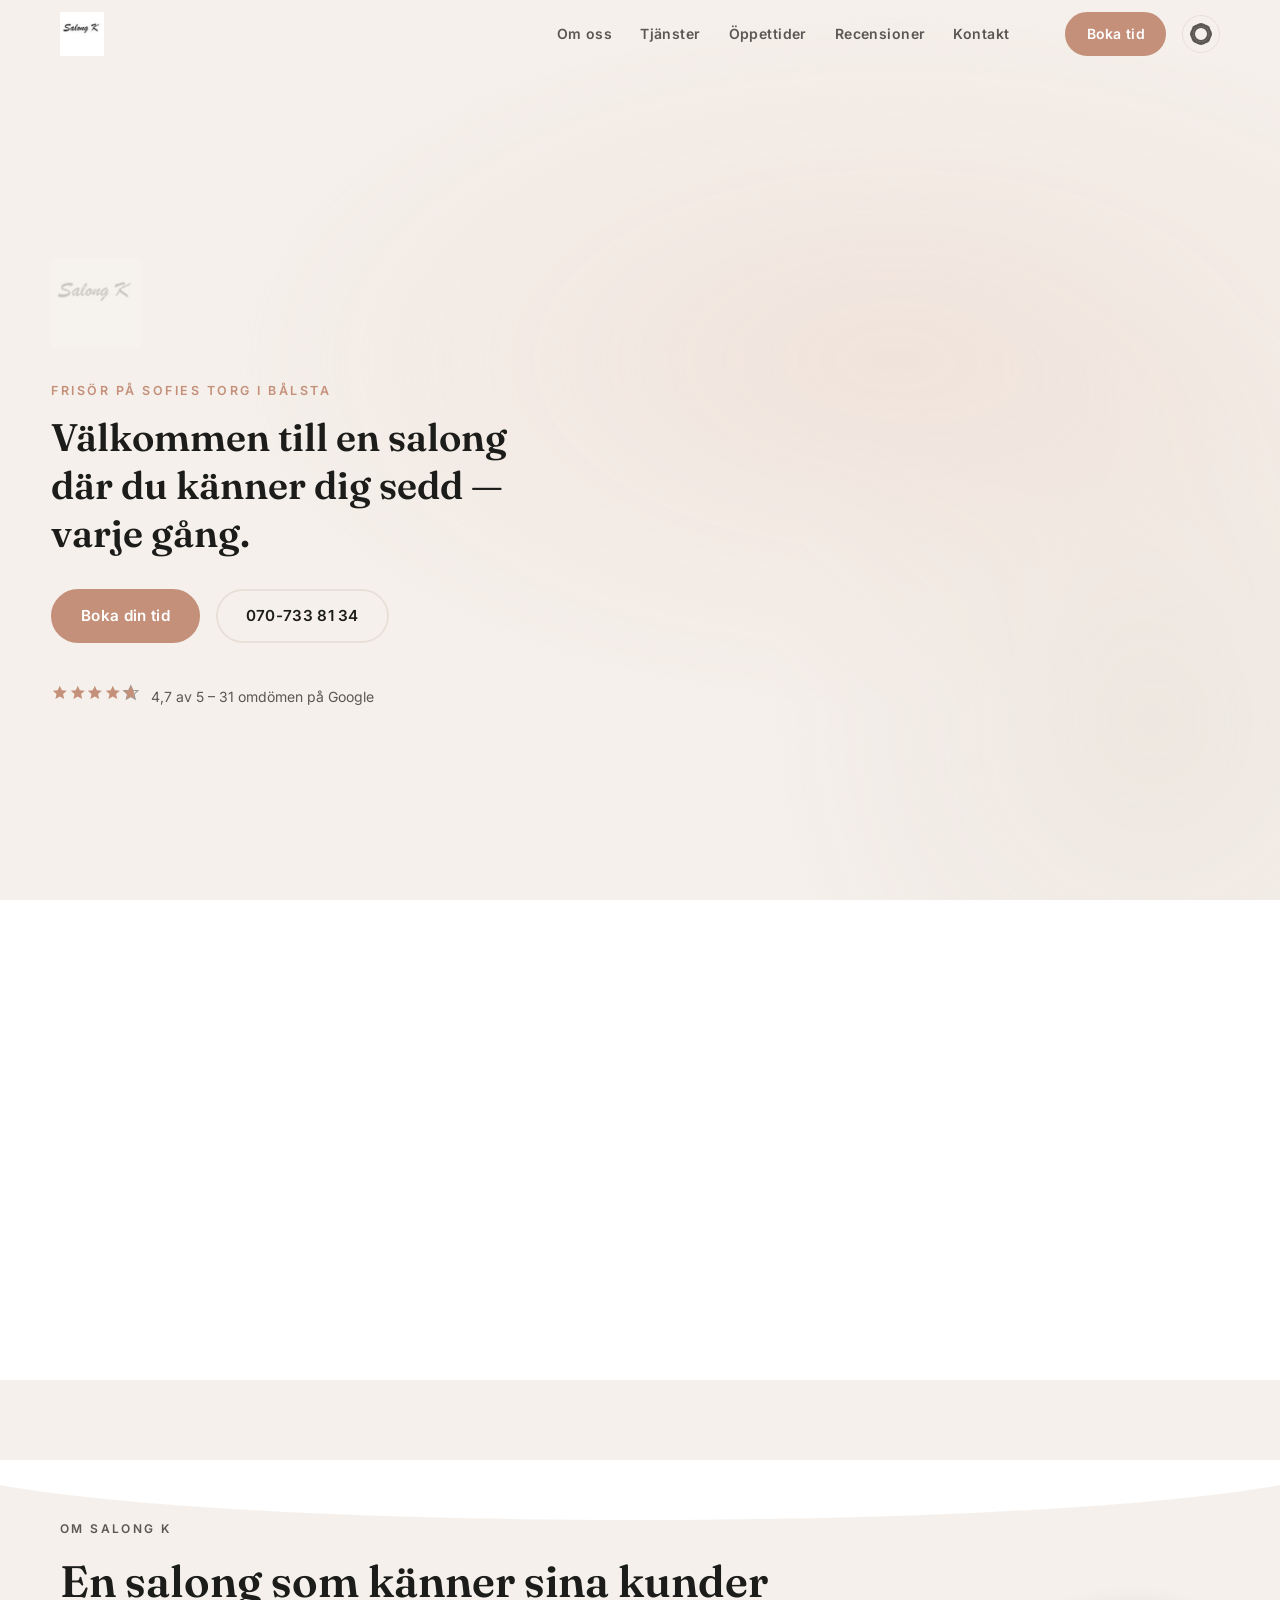
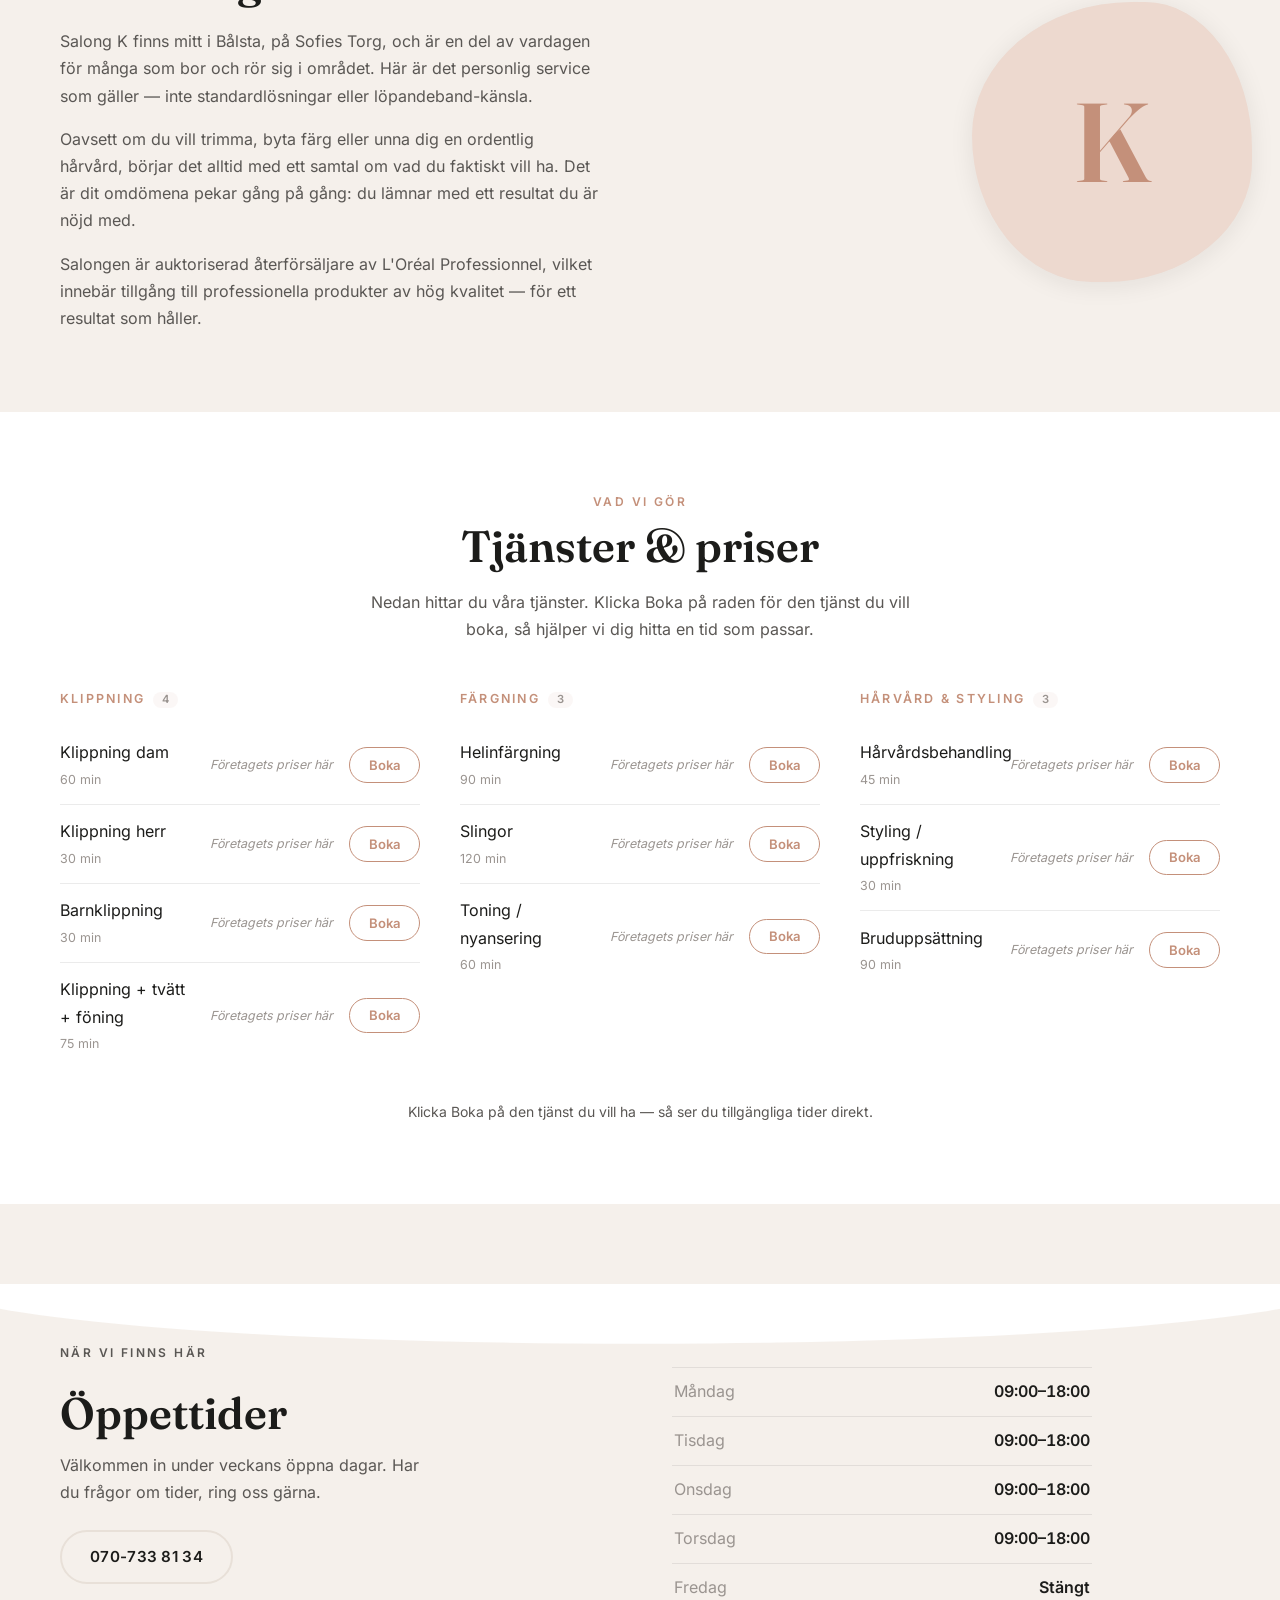
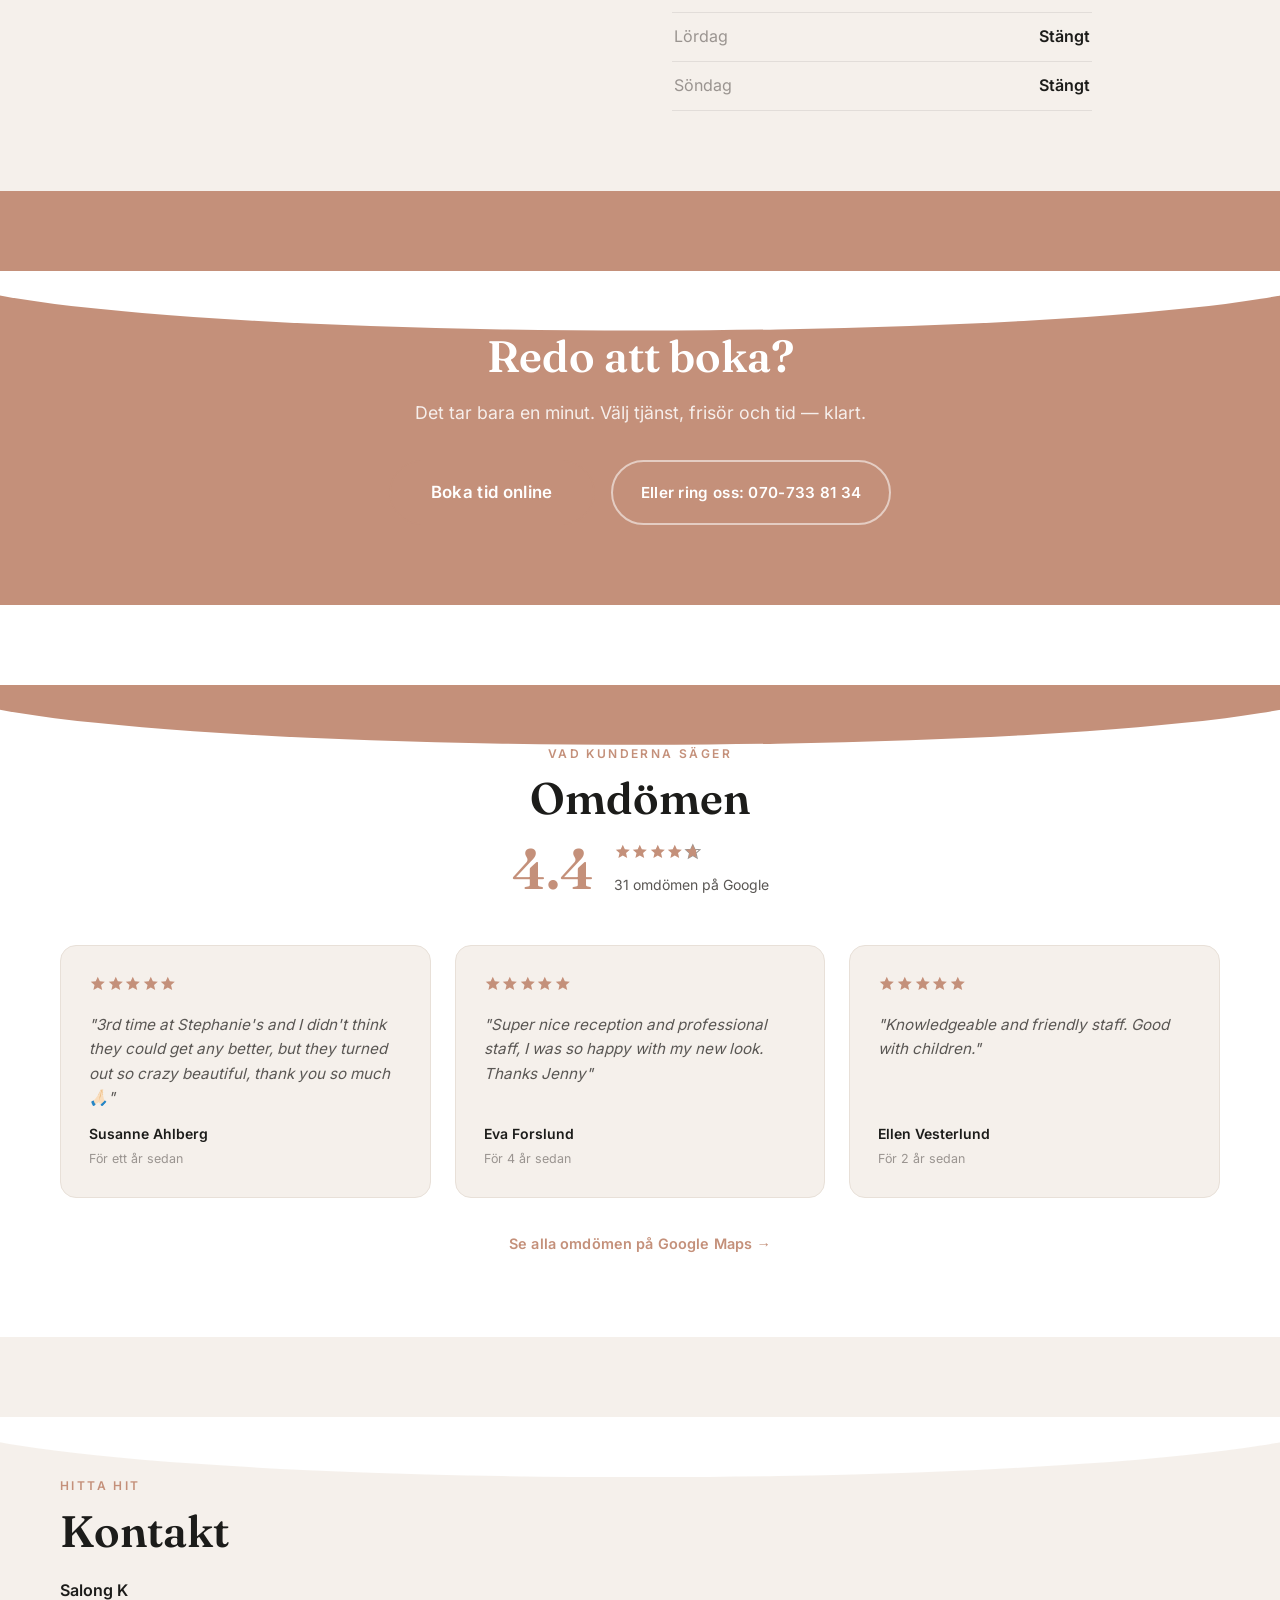
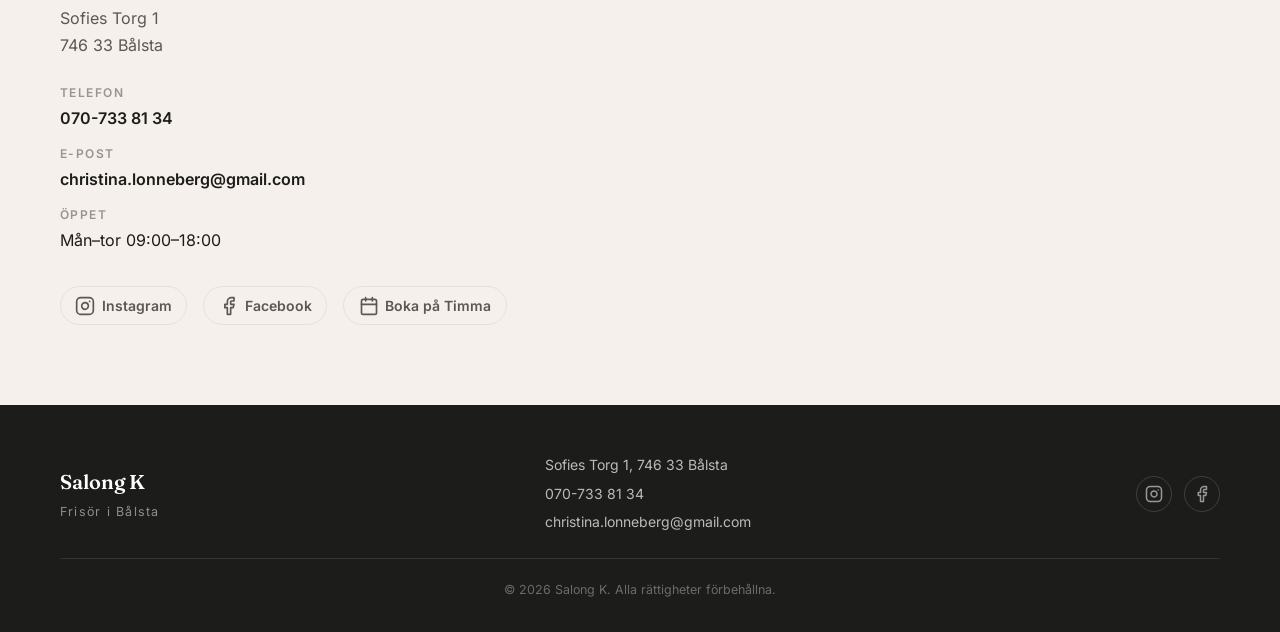
<file: sites/57dc1ae7-13a2-4944-8b44-cc674484b98d/site/index.html>
<!DOCTYPE html>
<html lang="sv" data-theme="light">
<head>
  <meta charset="UTF-8">
  <meta name="viewport" content="width=device-width, initial-scale=1.0">
  <title>Salong K – Frisör i Bålsta</title>
  <meta name="description" content="Salong K på Sofies Torg i Bålsta erbjuder klippning, färgning, hårvård och styling. Boka din tid enkelt online via Timma. Betyg 4,7/5 på Google.">
  <link rel="icon" type="image/svg+xml" href="favicon.svg">
  <script>
    (function(){
      try{
        var t=localStorage.getItem('theme');
        if(t) document.documentElement.setAttribute('data-theme',t);
      }catch(e){}
    })();
  </script>
  <link rel="stylesheet" href="site-kit.css">
  <link rel="stylesheet" href="styles.css">
  <script type="application/ld+json">
  {
    "@context": "https://schema.org",
    "@type": "HairSalon",
    "name": "Salong K",
    "address": {
      "@type": "PostalAddress",
      "streetAddress": "Sofies Torg 1",
      "addressLocality": "Bålsta",
      "postalCode": "746 33",
      "addressCountry": "SE"
    },
    "telephone": "0707338134",
    "url": "https://www.facebook.com/SalongKAB",
    "openingHours": [
      "Mo 09:00-18:00",
      "Tu 09:00-18:00",
      "We 09:00-18:00",
      "Th 09:00-18:00"
    ],
    "aggregateRating": {
      "@type": "AggregateRating",
      "ratingValue": "4.7",
      "reviewCount": "31"
    }
  }
  </script>
</head>
<body>
  <a href="#main" class="skip-link">Hoppa till innehåll</a>

  <header class="site-header" id="siteHeader">
    <div class="header-inner">
      <a href="index.html" class="logo-link">
        <img src="logo.jpg" alt="Salong K" class="site-logo">
      </a>
      <nav class="site-nav" aria-label="Huvudmeny">
        <a href="#om">Om oss</a>
        <a href="#tjanster">Tjänster</a>
        <a href="#oppettider">Öppettider</a>
        <a href="#recensioner">Recensioner</a>
        <a href="#kontakt">Kontakt</a>
      </nav>
      <div class="header-actions">
        <!--FIELD:booking_url-->
        <a href="https://timma.se/salongk" target="_blank" rel="noopener" class="btn btn-primary btn-sm">Boka tid</a>
        <!--/FIELD:booking_url-->
        <button class="theme-toggle" id="themeToggle" aria-label="Växla mörkt/ljust läge" type="button">
          <span class="theme-icon theme-icon-sun"></span>
          <span class="theme-icon theme-icon-moon"></span>
        </button>
      </div>
    </div>
  </header>

  <main id="main">

    <!-- HERO -->
    <div class="name-pin">
      <section class="hero name-pin-inner">
        <div class="hero-bg-layer" id="heroBg" aria-hidden="true"></div>
        <div class="hero-content reveal">
          <h1 class="visually-hidden">Salong K</h1>
          <div class="name-write-img">
            <img class="base" src="logo.jpg" alt="">
            <img class="color" src="logo.jpg" alt="">
          </div>
          <p class="hero-eyebrow">Frisör på Sofies Torg i Bålsta</p>
          <p class="hero-lead">Välkommen till en salong där du känner dig sedd — varje gång.</p>
          <div class="hero-ctas">
            <!--FIELD:booking_url-->
            <a href="https://timma.se/salongk" target="_blank" rel="noopener" class="btn btn-primary">Boka din tid</a>
            <!--/FIELD:booking_url-->
            <!--FIELD:phone-->
            <a href="tel:0707338134" class="btn btn-outline">070-733 81 34</a>
            <!--/FIELD:phone-->
          </div>
          <div class="hero-rating">
            <!--FIELD:google_rating-->
            <span class="stars" data-rating="4.7"></span>
            <span class="rating-text">4,7 av 5 – 31 omdömen på Google</span>
            <!--/FIELD:google_rating-->
          </div>
        </div>
      </section>
    </div>

    <!-- OM OSS -->
    <section class="section section-cream" id="om">
      <div class="container">
        <div class="about-grid reveal">
          <div class="about-text">
            <p class="section-label">Om Salong K</p>
            <h2>En salong som känner sina kunder</h2>
            <p>Salong K finns mitt i Bålsta, på Sofies Torg, och är en del av vardagen för många som bor och rör sig i området. Här är det personlig service som gäller — inte standardlösningar eller löpandeband-känsla.</p>
            <p>Oavsett om du vill trimma, byta färg eller unna dig en ordentlig hårvård, börjar det alltid med ett samtal om vad du faktiskt vill ha. Det är dit omdömena pekar gång på gång: du lämnar med ett resultat du är nöjd med.</p>
            <p>Salongen är auktoriserad återförsäljare av L'Oréal Professionnel, vilket innebär tillgång till professionella produkter av hög kvalitet — för ett resultat som håller.</p>
          </div>
          <div class="about-accent-block" aria-hidden="true">
            <div class="accent-shape">
              <span class="accent-letter">K</span>
            </div>
          </div>
        </div>
      </div>
    </section>

    <!-- TJÄNSTER -->
    <section class="section" id="tjanster">
      <div class="container">
        <div class="section-header reveal">
          <p class="section-label">Vad vi gör</p>
          <h2>Tjänster &amp; priser</h2>
          <p class="section-intro">Nedan hittar du våra tjänster. Klicka Boka på raden för den tjänst du vill boka, så hjälper vi dig hitta en tid som passar.</p>
        </div>
        <!--FIELD:services-->
        <!--FIELD:prices-->
        <div class="menu-groups reveal">
          <div class="menu-group">
            <h3>Klippning <span class="menu-group-count">4</span></h3>
            <div class="price-item">
              <div class="price-item-info">
                <span class="price-item-name">Klippning dam</span>
                <span class="price-item-duration">60 min</span>
              </div>
              <div class="price-item-price">
                <span class="price-item-amount prices-placeholder-text">Företagets priser här</span>
              </div>
              <button class="price-item-book-btn" type="button" data-service-name="Klippning dam" data-duration-minutes="60">Boka</button>
            </div>
            <div class="price-item">
              <div class="price-item-info">
                <span class="price-item-name">Klippning herr</span>
                <span class="price-item-duration">30 min</span>
              </div>
              <div class="price-item-price">
                <span class="price-item-amount prices-placeholder-text">Företagets priser här</span>
              </div>
              <button class="price-item-book-btn" type="button" data-service-name="Klippning herr" data-duration-minutes="30">Boka</button>
            </div>
            <div class="price-item">
              <div class="price-item-info">
                <span class="price-item-name">Barnklippning</span>
                <span class="price-item-duration">30 min</span>
              </div>
              <div class="price-item-price">
                <span class="price-item-amount prices-placeholder-text">Företagets priser här</span>
              </div>
              <button class="price-item-book-btn" type="button" data-service-name="Barnklippning" data-duration-minutes="30">Boka</button>
            </div>
            <div class="price-item">
              <div class="price-item-info">
                <span class="price-item-name">Klippning + tvätt + föning</span>
                <span class="price-item-duration">75 min</span>
              </div>
              <div class="price-item-price">
                <span class="price-item-amount prices-placeholder-text">Företagets priser här</span>
              </div>
              <button class="price-item-book-btn" type="button" data-service-name="Klippning + tvätt + föning" data-duration-minutes="75">Boka</button>
            </div>
          </div>

          <div class="menu-group">
            <h3>Färgning <span class="menu-group-count">3</span></h3>
            <div class="price-item">
              <div class="price-item-info">
                <span class="price-item-name">Helinfärgning</span>
                <span class="price-item-duration">90 min</span>
              </div>
              <div class="price-item-price">
                <span class="price-item-amount prices-placeholder-text">Företagets priser här</span>
              </div>
              <button class="price-item-book-btn" type="button" data-service-name="Helinfärgning" data-duration-minutes="90">Boka</button>
            </div>
            <div class="price-item">
              <div class="price-item-info">
                <span class="price-item-name">Slingor</span>
                <span class="price-item-duration">120 min</span>
              </div>
              <div class="price-item-price">
                <span class="price-item-amount prices-placeholder-text">Företagets priser här</span>
              </div>
              <button class="price-item-book-btn" type="button" data-service-name="Slingor" data-duration-minutes="120">Boka</button>
            </div>
            <div class="price-item">
              <div class="price-item-info">
                <span class="price-item-name">Toning / nyansering</span>
                <span class="price-item-duration">60 min</span>
              </div>
              <div class="price-item-price">
                <span class="price-item-amount prices-placeholder-text">Företagets priser här</span>
              </div>
              <button class="price-item-book-btn" type="button" data-service-name="Toning / nyansering" data-duration-minutes="60">Boka</button>
            </div>
          </div>

          <div class="menu-group">
            <h3>Hårvård &amp; Styling <span class="menu-group-count">3</span></h3>
            <div class="price-item">
              <div class="price-item-info">
                <span class="price-item-name">Hårvårdsbehandling</span>
                <span class="price-item-duration">45 min</span>
              </div>
              <div class="price-item-price">
                <span class="price-item-amount prices-placeholder-text">Företagets priser här</span>
              </div>
              <button class="price-item-book-btn" type="button" data-service-name="Hårvårdsbehandling" data-duration-minutes="45">Boka</button>
            </div>
            <div class="price-item">
              <div class="price-item-info">
                <span class="price-item-name">Styling / uppfriskning</span>
                <span class="price-item-duration">30 min</span>
              </div>
              <div class="price-item-price">
                <span class="price-item-amount prices-placeholder-text">Företagets priser här</span>
              </div>
              <button class="price-item-book-btn" type="button" data-service-name="Styling / uppfriskning" data-duration-minutes="30">Boka</button>
            </div>
            <div class="price-item">
              <div class="price-item-info">
                <span class="price-item-name">Bruduppsättning</span>
                <span class="price-item-duration">90 min</span>
              </div>
              <div class="price-item-price">
                <span class="price-item-amount prices-placeholder-text">Företagets priser här</span>
              </div>
              <button class="price-item-book-btn" type="button" data-service-name="Bruduppsättning" data-duration-minutes="90">Boka</button>
            </div>
          </div>
        </div>
        <!--/FIELD:prices-->
        <!--/FIELD:services-->
        <p class="prices-note reveal">Klicka Boka på den tjänst du vill ha — så ser du tillgängliga tider direkt.</p>
      </div>
    </section>

    <!-- ÖPPETTIDER -->
    <section class="section section-cream" id="oppettider">
      <div class="container">
        <div class="hours-grid reveal">
          <div class="hours-text">
            <p class="section-label">När vi finns här</p>
            <h2>Öppettider</h2>
            <p>Välkommen in under veckans öppna dagar. Har du frågor om tider, ring oss gärna.</p>
            <!--FIELD:phone-->
            <a href="tel:0707338134" class="btn btn-outline hours-phone-btn">070-733 81 34</a>
            <!--/FIELD:phone-->
          </div>
          <div class="hours-table">
            <!--FIELD:opening_hours-->
            <ul class="hours-list">
              <li><span class="hd-day">Måndag</span><span class="hd-time">09:00–18:00</span></li>
              <li><span class="hd-day">Tisdag</span><span class="hd-time">09:00–18:00</span></li>
              <li><span class="hd-day">Onsdag</span><span class="hd-time">09:00–18:00</span></li>
              <li><span class="hd-day">Torsdag</span><span class="hd-time">09:00–18:00</span></li>
              <li><span class="hd-day">Fredag</span><span class="hd-time">Stängt</span></li>
              <li><span class="hd-day">Lördag</span><span class="hd-time">Stängt</span></li>
              <li><span class="hd-day">Söndag</span><span class="hd-time">Stängt</span></li>
            </ul>
            <!--/FIELD:opening_hours-->
          </div>
        </div>
      </div>
    </section>

    <!-- BOKA CTA -->
    <section class="section section-accent" id="boka">
      <div class="container">
        <div class="cta-block reveal">
          <h2>Redo att boka?</h2>
          <p>Det tar bara en minut. Välj tjänst, frisör och tid — klart.</p>
          <div class="cta-actions">
            <!--FIELD:booking_url-->
            <a href="https://timma.se/salongk" target="_blank" rel="noopener" class="btn btn-primary btn-large">Boka tid online</a>
            <!--/FIELD:booking_url-->
            <!--FIELD:phone-->
            <a href="tel:0707338134" class="btn btn-outline-light">Eller ring oss: 070-733 81 34</a>
            <!--/FIELD:phone-->
          </div>
        </div>
      </div>
    </section>

    <!-- RECENSIONER -->
    <section class="section" id="recensioner">
      <div class="container">
        <div class="section-header reveal">
          <p class="section-label">Vad kunderna säger</p>
          <h2>Omdömen</h2>
          <!--FIELD:google_rating-->
          <div class="rating-hero">
            <div class="rating-big" data-count-to="4.7" data-decimals="1">0.0</div>
            <div class="rating-meta">
              <span class="stars" data-rating="4.7"></span>
              <span class="rating-count">31 omdömen på Google</span>
            </div>
          </div>
          <!--/FIELD:google_rating-->
        </div>
        <div class="reviews-grid reveal">
          <blockquote class="review-card">
            <div class="review-stars"><span class="stars" data-rating="5"></span></div>
            <p class="review-text">"3rd time at Stephanie's and I didn't think they could get any better, but they turned out so crazy beautiful, thank you so much 🙏🏻"</p>
            <footer class="review-footer">
              <span class="review-author">Susanne Ahlberg</span>
              <span class="review-time">För ett år sedan</span>
            </footer>
          </blockquote>
          <blockquote class="review-card">
            <div class="review-stars"><span class="stars" data-rating="5"></span></div>
            <p class="review-text">"Super nice reception and professional staff, I was so happy with my new look. Thanks Jenny"</p>
            <footer class="review-footer">
              <span class="review-author">Eva Forslund</span>
              <span class="review-time">För 4 år sedan</span>
            </footer>
          </blockquote>
          <blockquote class="review-card">
            <div class="review-stars"><span class="stars" data-rating="5"></span></div>
            <p class="review-text">"Knowledgeable and friendly staff. Good with children."</p>
            <footer class="review-footer">
              <span class="review-author">Ellen Vesterlund</span>
              <span class="review-time">För 2 år sedan</span>
            </footer>
          </blockquote>
        </div>
        <div class="reviews-link-wrap reveal">
          <!--FIELD:google_rating-->
          <a href="https://www.google.com/maps/search/Salong+K+B%C3%A5lsta" target="_blank" rel="noopener" class="link-arrow">Se alla omdömen på Google Maps →</a>
          <!--/FIELD:google_rating-->
        </div>
      </div>
    </section>

    <!-- KONTAKT -->
    <section class="section section-cream" id="kontakt">
      <div class="container">
        <div class="contact-grid">
          <div class="contact-info reveal">
            <p class="section-label">Hitta hit</p>
            <h2>Kontakt</h2>
            <!--FIELD:address-->
            <address class="contact-address">
              <strong>Salong K</strong><br>
              Sofies Torg 1<br>
              746 33 Bålsta
            </address>
            <!--/FIELD:address-->
            <ul class="contact-list">
              <li>
                <span class="contact-label">Telefon</span>
                <!--FIELD:phone-->
                <a href="tel:0707338134">070-733 81 34</a>
                <!--/FIELD:phone-->
              </li>
              <li>
                <span class="contact-label">E-post</span>
                <!--FIELD:email-->
                <a href="mailto:christina.lonneberg@gmail.com">christina.lonneberg@gmail.com</a>
                <!--/FIELD:email-->
              </li>
              <li>
                <span class="contact-label">Öppet</span>
                <!--FIELD:opening_hours-->
                <span>Mån–tor 09:00–18:00</span>
                <!--/FIELD:opening_hours-->
              </li>
            </ul>
            <div class="contact-social">
              <!--FIELD:instagram-->
              <a href="https://www.instagram.com/salongkbalsta/" target="_blank" rel="noopener" class="social-link" aria-label="Salong K på Instagram">
                <svg width="20" height="20" viewBox="0 0 24 24" fill="none" stroke="currentColor" stroke-width="2" stroke-linecap="round" stroke-linejoin="round" aria-hidden="true"><rect x="2" y="2" width="20" height="20" rx="5" ry="5"/><path d="M16 11.37A4 4 0 1 1 12.63 8 4 4 0 0 1 16 11.37z"/><line x1="17.5" y1="6.5" x2="17.51" y2="6.5"/></svg>
                Instagram
              </a>
              <!--/FIELD:instagram-->
              <!--FIELD:facebook-->
              <a href="https://www.facebook.com/SalongKAB/" target="_blank" rel="noopener" class="social-link" aria-label="Salong K på Facebook">
                <svg width="20" height="20" viewBox="0 0 24 24" fill="none" stroke="currentColor" stroke-width="2" stroke-linecap="round" stroke-linejoin="round" aria-hidden="true"><path d="M18 2h-3a5 5 0 0 0-5 5v3H7v4h3v8h4v-8h3l1-4h-4V7a1 1 0 0 1 1-1h3z"/></svg>
                Facebook
              </a>
              <!--/FIELD:facebook-->
              <!--FIELD:booking_url-->
              <a href="https://timma.se/salongk" target="_blank" rel="noopener" class="social-link" aria-label="Boka tid på Timma">
                <svg width="20" height="20" viewBox="0 0 24 24" fill="none" stroke="currentColor" stroke-width="2" stroke-linecap="round" stroke-linejoin="round" aria-hidden="true"><rect x="3" y="4" width="18" height="18" rx="2" ry="2"/><line x1="16" y1="2" x2="16" y2="6"/><line x1="8" y1="2" x2="8" y2="6"/><line x1="3" y1="10" x2="21" y2="10"/></svg>
                Boka på Timma
              </a>
              <!--/FIELD:booking_url-->
            </div>
          </div>
          <div class="contact-map reveal">
            <!--FIELD:address-->
            <iframe
              title="Salong K på karta"
              src="https://www.google.com/maps?q=Sofies+Torg+1%2C+746+33+B%C3%A5lsta&output=embed"
              width="100%"
              height="340"
              style="border:0;border-radius:12px;"
              allowfullscreen
              loading="lazy"
              referrerpolicy="no-referrer-when-downgrade">
            </iframe>
            <!--/FIELD:address-->
          </div>
        </div>
      </div>
    </section>

  </main>

  <footer class="site-footer">
    <div class="container">
      <div class="footer-inner">
        <div class="footer-brand">
          <!--FIELD:company_name-->
          <span class="footer-name">Salong K</span>
          <!--/FIELD:company_name-->
          <span class="footer-tagline">Frisör i Bålsta</span>
        </div>
        <div class="footer-links">
          <!--FIELD:address-->
          <span>Sofies Torg 1, 746 33 Bålsta</span>
          <!--/FIELD:address-->
          <!--FIELD:phone-->
          <a href="tel:0707338134">070-733 81 34</a>
          <!--/FIELD:phone-->
          <!--FIELD:email-->
          <a href="mailto:christina.lonneberg@gmail.com">christina.lonneberg@gmail.com</a>
          <!--/FIELD:email-->
        </div>
        <div class="footer-social">
          <!--FIELD:instagram-->
          <a href="https://www.instagram.com/salongkbalsta/" target="_blank" rel="noopener" aria-label="Instagram"><svg width="18" height="18" viewBox="0 0 24 24" fill="none" stroke="currentColor" stroke-width="2" stroke-linecap="round" stroke-linejoin="round" aria-hidden="true"><rect x="2" y="2" width="20" height="20" rx="5" ry="5"/><path d="M16 11.37A4 4 0 1 1 12.63 8 4 4 0 0 1 16 11.37z"/><line x1="17.5" y1="6.5" x2="17.51" y2="6.5"/></svg></a>
          <!--/FIELD:instagram-->
          <!--FIELD:facebook-->
          <a href="https://www.facebook.com/SalongKAB/" target="_blank" rel="noopener" aria-label="Facebook"><svg width="18" height="18" viewBox="0 0 24 24" fill="none" stroke="currentColor" stroke-width="2" stroke-linecap="round" stroke-linejoin="round" aria-hidden="true"><path d="M18 2h-3a5 5 0 0 0-5 5v3H7v4h3v8h4v-8h3l1-4h-4V7a1 1 0 0 1 1-1h3z"/></svg></a>
          <!--/FIELD:facebook-->
        </div>
      </div>
      <p class="footer-copy">&copy; <span id="footerYear"></span> Salong K. Alla rättigheter förbehållna.</p>
    </div>
  </footer>

  <!-- BOOKING WIDGET -->
  <div class="booking-widget-backdrop" id="bookingWidget" data-company-id="57dc1ae7-13a2-4944-8b44-cc674484b98d" data-api-base="http://localhost:3000">
    <div class="booking-widget-modal" role="dialog" aria-modal="true" aria-label="Boka tid">
      <button class="booking-widget-close" id="bookingWidgetClose" type="button" aria-label="Stäng">&times;</button>
      <div class="booking-widget-service">
        <span class="booking-widget-service-name" id="bookingWidgetServiceName"></span>
        <span class="booking-widget-service-meta" id="bookingWidgetServiceMeta"></span>
      </div>
      <div class="booking-widget-step" id="bookingWidgetStepStaff">
        <label class="booking-widget-label" for="bookingWidgetStaffSelect">Välj frisör</label>
        <select class="booking-widget-select" id="bookingWidgetStaffSelect" aria-label="Välj frisör"></select>
        <button class="booking-widget-search-btn" id="bookingWidgetSearchBtn" type="button">Sök tider</button>
      </div>
      <div class="booking-widget-step" id="bookingWidgetStepTimes" hidden>
        <button class="booking-widget-back" id="bookingWidgetBack" type="button">‹ Byt frisör</button>
        <div class="booking-cal-head">
          <button class="booking-cal-nav" type="button" data-dir="-1" aria-label="Föregående vecka">‹</button>
          <span class="booking-cal-range" id="bookingWidgetRange"></span>
          <button class="booking-cal-nav" type="button" data-dir="1" aria-label="Nästa vecka">›</button>
        </div>
        <div class="booking-cal-grid" id="bookingWidgetGrid"></div>
        <p class="booking-cal-next-available" id="bookingWidgetNextAvail" style="display:none;"></p>
      </div>
    </div>
  </div>

  <!-- BEKRÄFTELSEMODAL -->
  <div class="bd-backdrop" id="bdBackdrop">
    <div class="bd-modal" role="dialog" aria-modal="true" aria-label="Bokning">
      <div class="bd-header">
        <div class="bd-brand"><span class="dot"></span>Salong K</div>
        <button class="bd-close" id="bdClose" type="button" aria-label="Stäng">&times;</button>
      </div>
      <div class="bd-body">
        <div class="bd-form">
          <div class="bd-slot-summary"><strong id="bdSlotLine">—</strong>Hos Salong K</div>
          <div class="bd-field"><label for="bdName">Namn</label><input id="bdName" type="text"></div>
          <div class="bd-field"><label for="bdPhone">Telefonnummer</label><input id="bdPhone" type="tel"></div>
          <button class="bd-confirm-btn" id="bdConfirm" type="button">Bekräfta bokning</button>
        </div>
        <div class="bd-success">
          <div class="check">&#10003;</div>
          <p id="bdSuccessLine">Bokat!</p>
          <p class="fine">Vi ser fram emot ditt besök.</p>
        </div>
      </div>
    </div>
  </div>

  <script src="site-kit.js" defer></script>
  <script src="script.js" defer></script>
</body>
</html>
</file>
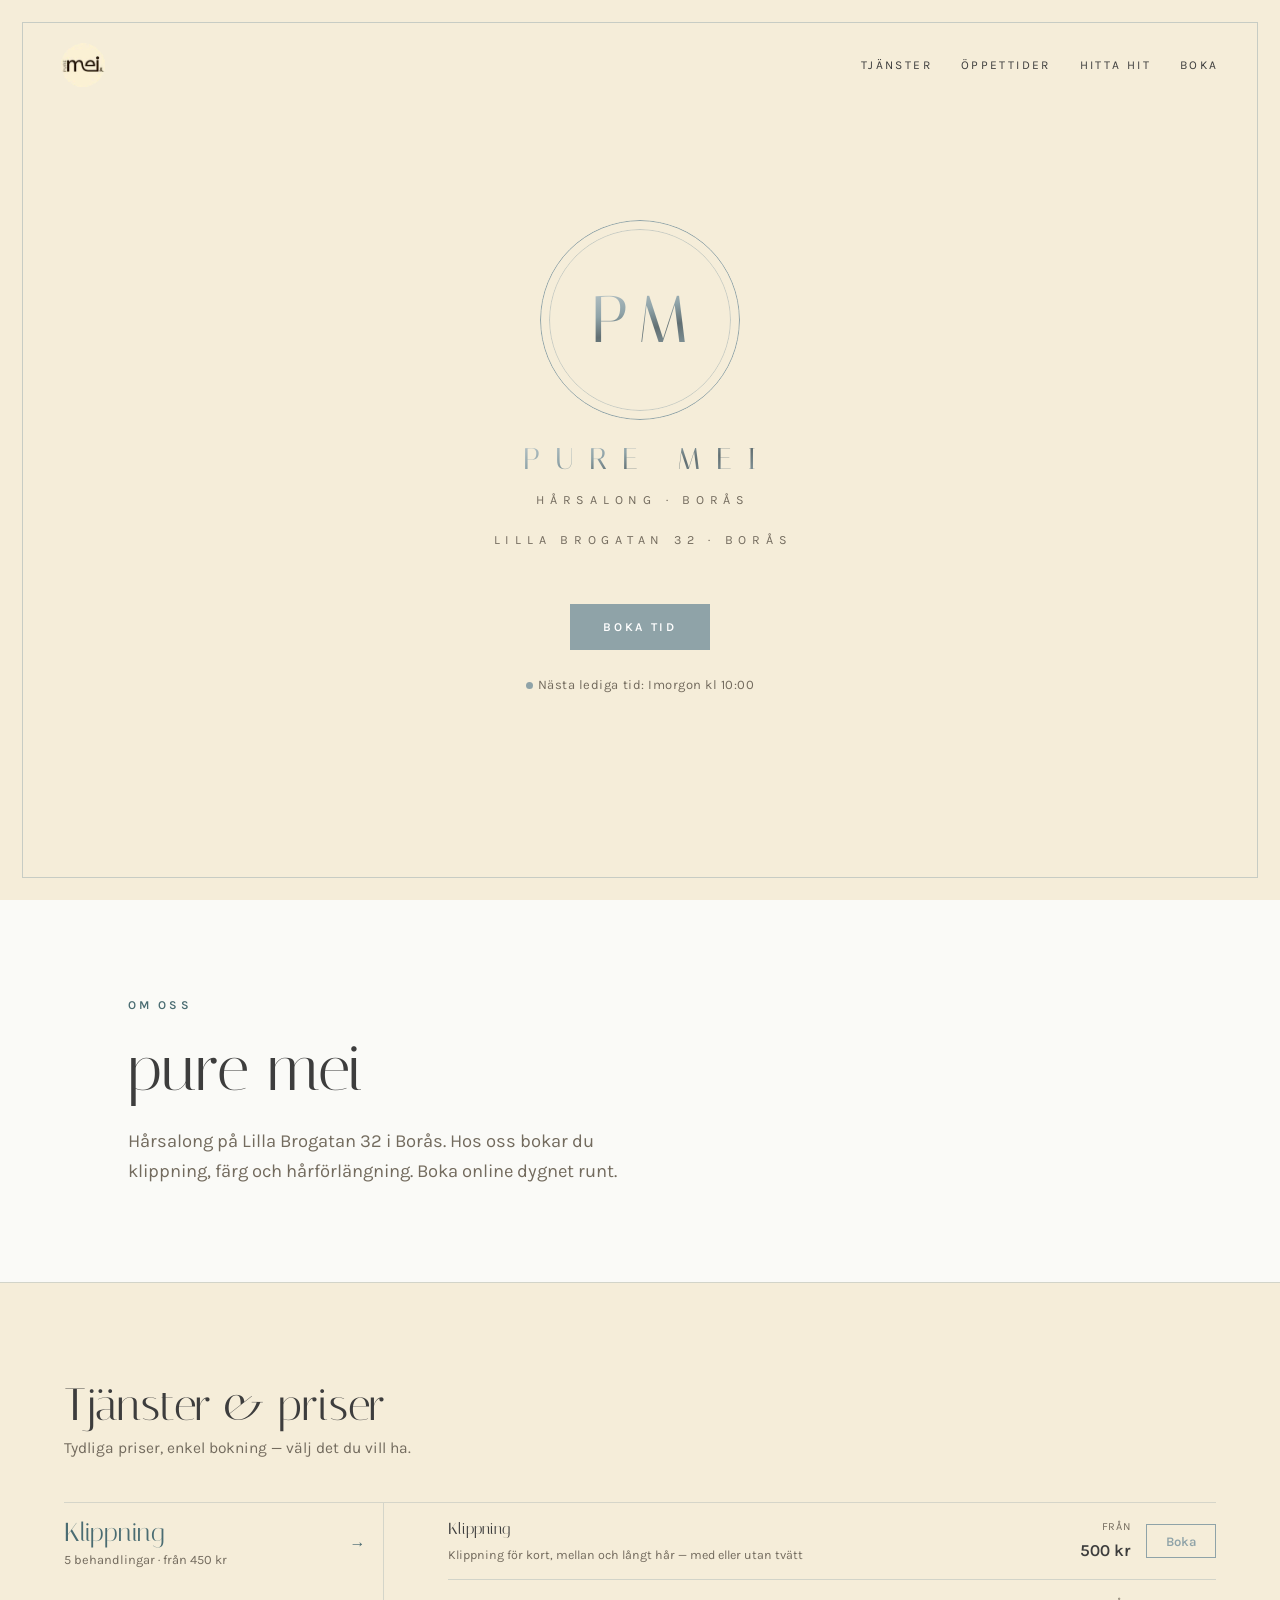
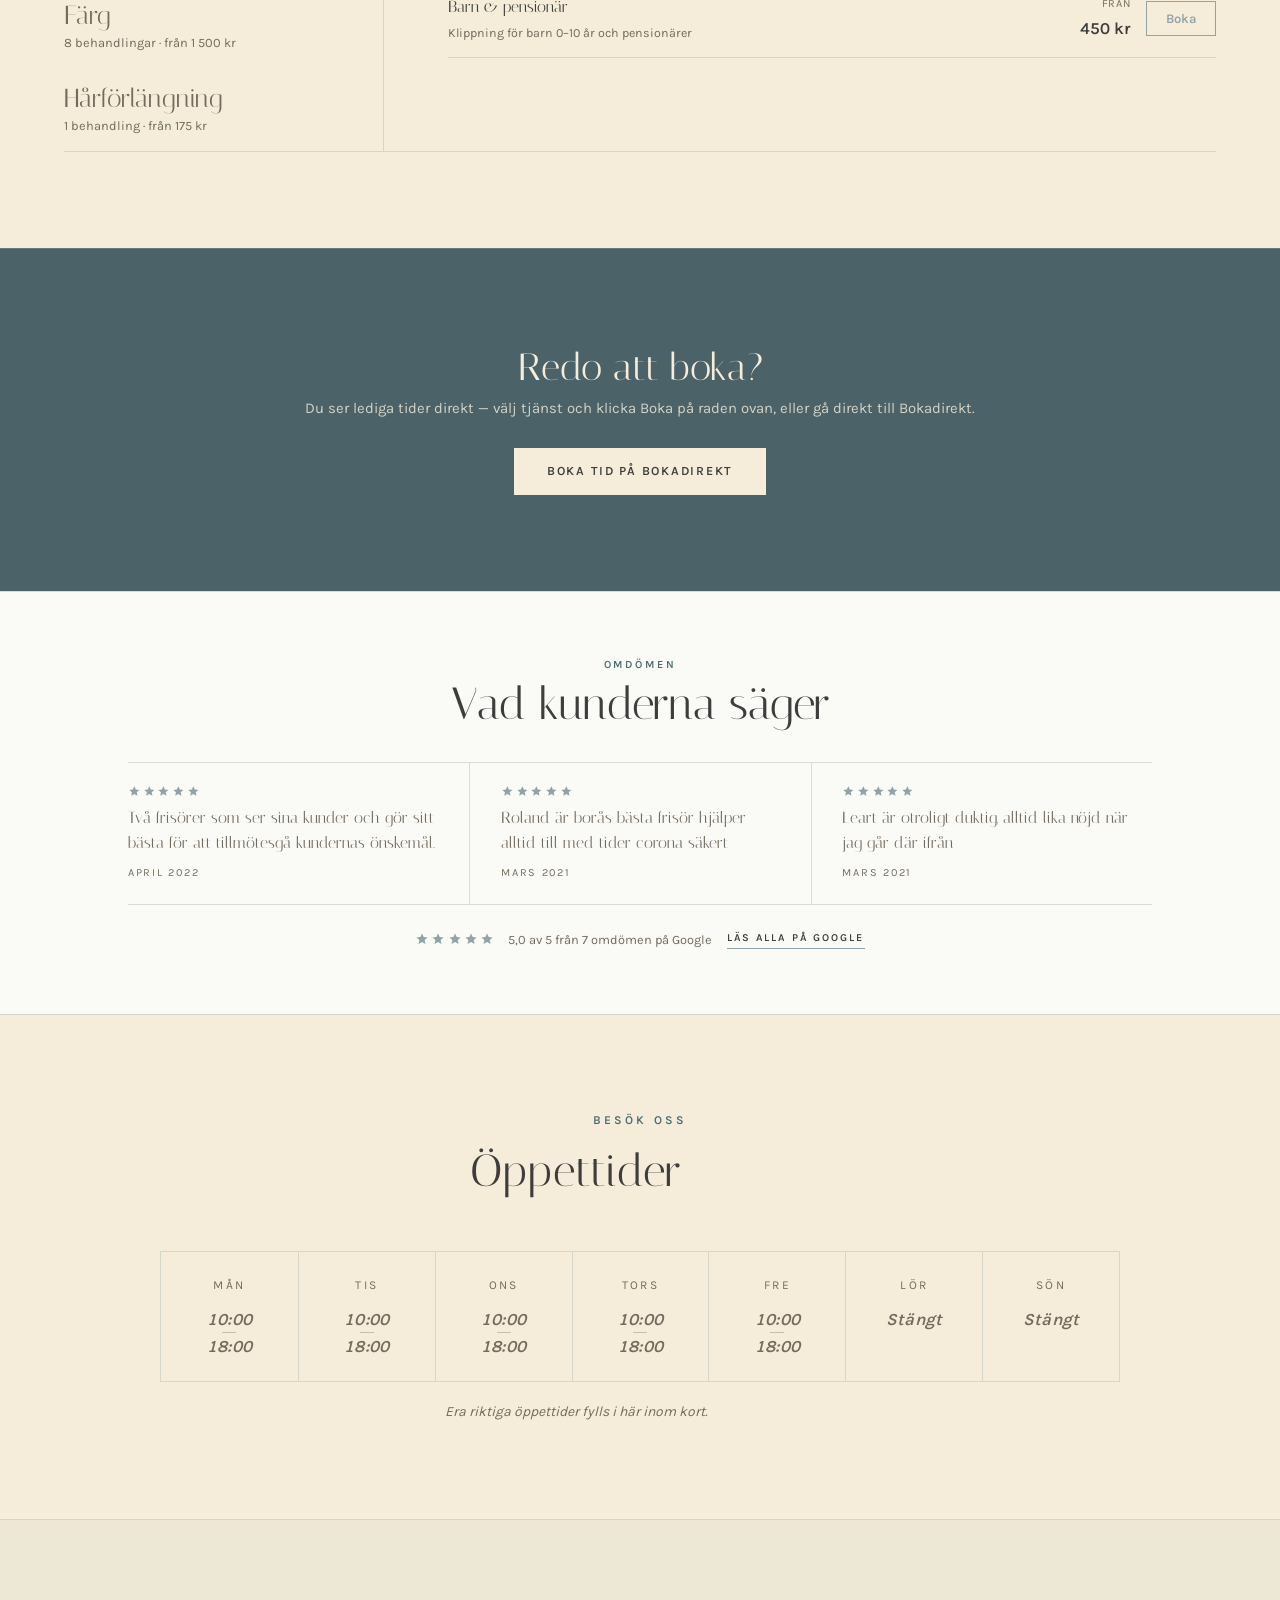
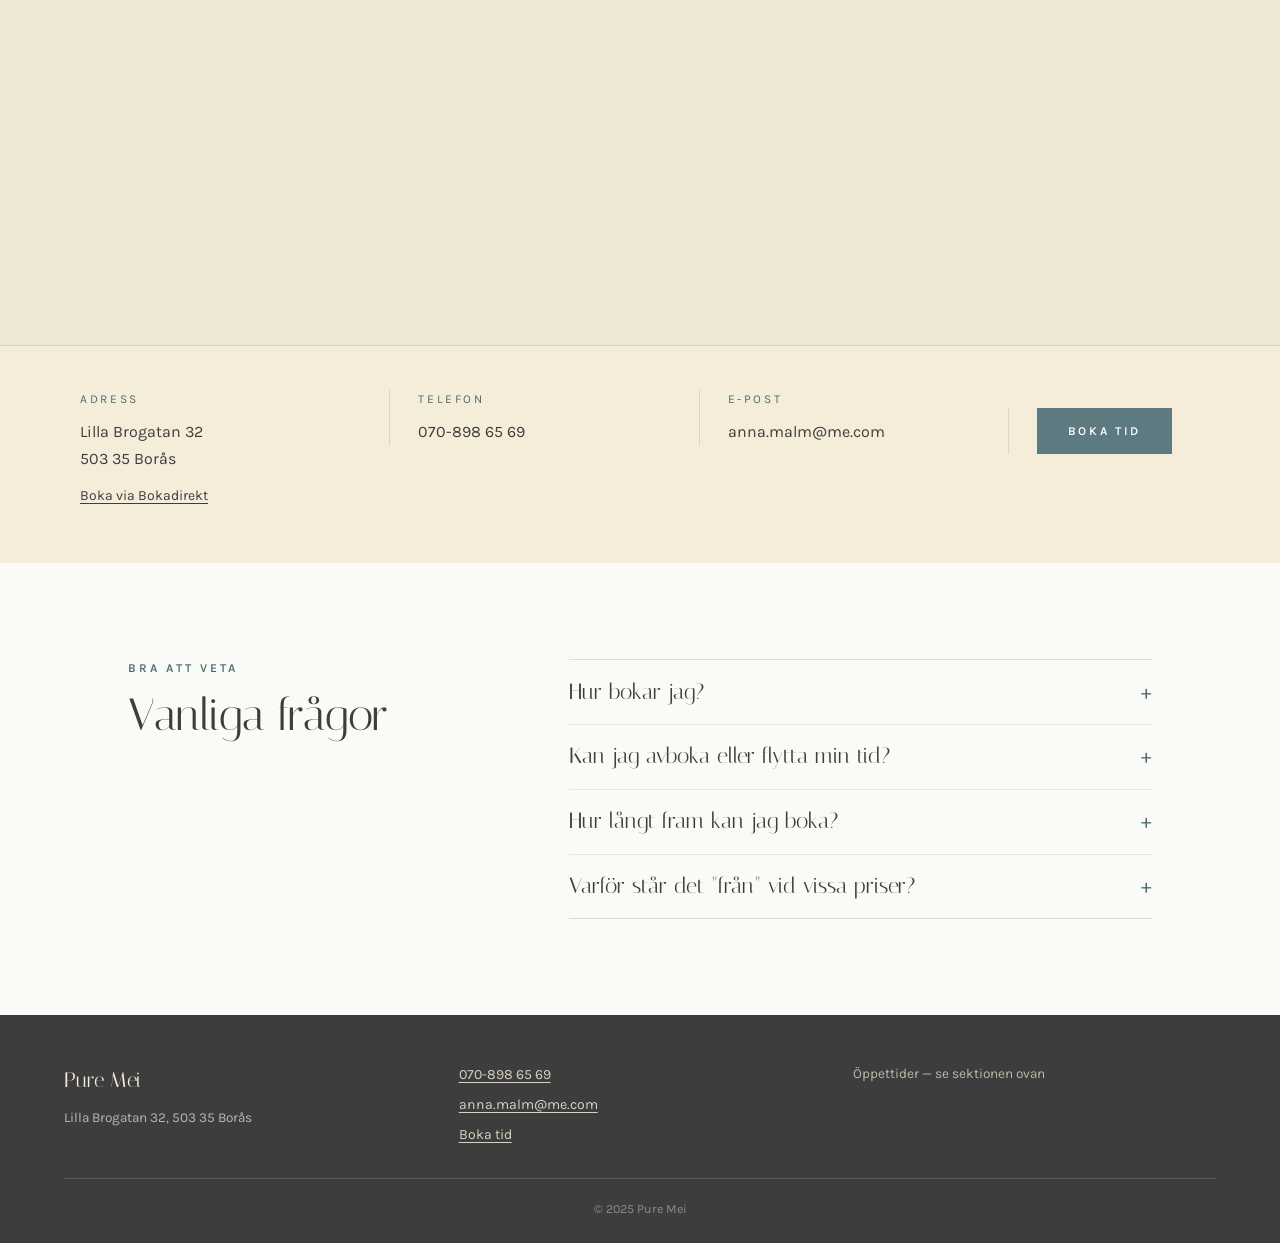
<file: sites/8633aafc-39e5-40ce-b3b3-a54b1553b97e/site/index.html>
<!DOCTYPE html>
<html lang="sv">
<head>
  <meta charset="UTF-8">
  <meta name="viewport" content="width=device-width, initial-scale=1.0">
  <title>Pure Mei – Hårsalong i Borås</title>
  <meta name="description" content="Pure Mei är en hårsalong på Lilla Brogatan 32 i Borås. Balayage, folieslingor, hårförlängning, klippning och mer. Boka enkelt online via Bokadirekt.">
  <link rel="icon" type="image/svg+xml" href="favicon.svg">
  <link rel="stylesheet" href="site-kit.css">
  <link rel="stylesheet" href="styles.css">
  <script type="application/ld+json">
  {
    "@context": "https://schema.org",
    "@type": "HairSalon",
    "name": "Pure Mei",
    "url": "http://puremei.se/",
    "telephone": "+46708986569",
    "address": {
      "@type": "PostalAddress",
      "streetAddress": "Lilla Brogatan 32",
      "postalCode": "503 35",
      "addressLocality": "Borås",
      "addressCountry": "SE"
    },
    "aggregateRating": {
      "@type": "AggregateRating",
      "ratingValue": "5",
      "reviewCount": "7",
      "bestRating": "5"
    }
  }
  </script>
</head>
<body class="sk-selma">
  <a href="#main" class="skip-link">Hoppa till innehåll</a>

  <section class="hero">
    <div class="hero-frame">
      <header class="site-header">
        <a class="site-logo" href="index.html"><img src="logo.png" alt="Pure Mei"></a>
        <nav class="site-nav">
          <a href="#tjanster">Tjänster</a>
          <a href="#oppettider">Öppettider</a>
          <a href="#hitta">Hitta hit</a>
          <a href="#tjanster" class="btn-nav">Boka</a>
        </nav>
      </header>
      <div class="hero-text">
        <!--FIELD:company_name-->
        <h1 class="hero-intro" data-effect="monogram" data-above="Hårsalong · borås" data-below="Lilla Brogatan 32 · Borås">pure mei</h1>
        <!--/FIELD:company_name-->
        <!--FIELD:booking_url-->
        <a href="https://www.bokadirekt.se/places/pure-mei-136075" class="btn btn-primary" target="_blank" rel="noopener">Boka tid</a>
        <!--/FIELD:booking_url-->
        <span class="next-available-note" data-company-id="8633aafc-39e5-40ce-b3b3-a54b1553b97e" data-api-base="http://localhost:3000" data-duration-minutes="30" hidden></span>
      </div>
    </div>
  </section>

  <main id="main">

    <section class="section reveal" id="om-oss">
      <div class="about-block is-split no-follow"><span class="about-eyebrow">Om oss</span><h2 class="about-title">pure mei</h2><p class="about-lede">Hårsalong på Lilla Brogatan 32 i Borås. Hos oss bokar du klippning, färg och hårförlängning. Boka online dygnet runt.</p></div>
    </section>

    <section class="section reveal" id="tjanster">
      <div class="section-inner">
        <h2>Tjänster &amp; priser</h2>
        <p class="section-lead">Tydliga priser, enkel bokning — välj det du vill ha.</p>
        <!--FIELD:services--><!--FIELD:prices-->
        <div class="menu-groups" data-price-layout="list">

          <div class="menu-group">
            <h3>Klippning</h3>
            <div class="service-group">
              <span class="service-group-name">Klippning</span>
              <span class="service-group-desc">Klippning för kort, mellan och långt hår — med eller utan tvätt</span>
              <div class="price-item">
                <div class="price-item-info">
                  <span class="price-item-name">Klippning</span>
                  <span class="price-item-duration">45 min</span>
                </div>
                <div class="price-item-price">
                  <span class="price-item-from">Från</span>
                  <span class="price-item-amount">590 kr</span>
                </div>
                <button class="price-item-book-btn" type="button" data-service-name="Klippning" data-duration-minutes="45">Boka</button>
              </div>
              <div class="price-item">
                <div class="price-item-info">
                  <span class="price-item-name">Klippning långt hår</span>
                  <span class="price-item-duration">60 min</span>
                </div>
                <div class="price-item-price">
                  <span class="price-item-from">Från</span>
                  <span class="price-item-amount">680 kr</span>
                </div>
                <button class="price-item-book-btn" type="button" data-service-name="Klippning långt hår" data-duration-minutes="60">Boka</button>
              </div>
              <div class="price-item">
                <div class="price-item-info">
                  <span class="price-item-name">Klipp 30 min utan tvätt</span>
                  <span class="price-item-duration">30 min</span>
                </div>
                <div class="price-item-price">
                  <span class="price-item-from">Från</span>
                  <span class="price-item-amount">500 kr</span>
                </div>
                <button class="price-item-book-btn" type="button" data-service-name="Klipp 30 min utan tvätt" data-duration-minutes="30">Boka</button>
              </div>
            </div>
            <div class="service-group">
              <span class="service-group-name">Barn &amp; pensionär</span>
              <span class="service-group-desc">Klippning för barn 0–10 år och pensionärer</span>
              <div class="price-item">
                <div class="price-item-info">
                  <span class="price-item-name">Klipp barn 0–10</span>
                  <span class="price-item-duration">40 min</span>
                </div>
                <div class="price-item-price">
                  <span class="price-item-from">Från</span>
                  <span class="price-item-amount">450 kr</span>
                </div>
                <button class="price-item-book-btn" type="button" data-service-name="Klipp barn 0–10" data-duration-minutes="40">Boka</button>
              </div>
              <div class="price-item">
                <div class="price-item-info">
                  <span class="price-item-name">Pensionär klipp</span>
                  <span class="price-item-duration">45 min</span>
                </div>
                <div class="price-item-price">
                  <span class="price-item-from">Från</span>
                  <span class="price-item-amount">500 kr</span>
                </div>
                <button class="price-item-book-btn" type="button" data-service-name="Pensionär klipp" data-duration-minutes="45">Boka</button>
              </div>
            </div>
          </div>

          <div class="menu-group">
            <h3>Färg</h3>
            <div class="service-group">
              <span class="service-group-name">Helfärg</span>
              <span class="service-group-desc">Färg på hela håret eller enbart utväxt</span>
              <div class="price-item">
                <div class="price-item-info">
                  <span class="price-item-name">Färg utväxt</span>
                  <span class="price-item-duration">75 min</span>
                </div>
                <div class="price-item-price">
                  <span class="price-item-from">Från</span>
                  <span class="price-item-amount">1 500 kr</span>
                </div>
                <button class="price-item-book-btn" type="button" data-service-name="Färg utväxt" data-duration-minutes="75">Boka</button>
              </div>
              <div class="price-item">
                <div class="price-item-info">
                  <span class="price-item-name">Färg utväxt med klipp</span>
                  <span class="price-item-duration">120 min</span>
                </div>
                <div class="price-item-price">
                  <span class="price-item-from">Från</span>
                  <span class="price-item-amount">1 950 kr</span>
                </div>
                <button class="price-item-book-btn" type="button" data-service-name="Färg utväxt med klipp" data-duration-minutes="120">Boka</button>
              </div>
              <div class="price-item">
                <div class="price-item-info">
                  <span class="price-item-name">Färg hela håret kort till axlar</span>
                  <span class="price-item-duration">90 min</span>
                </div>
                <div class="price-item-price">
                  <span class="price-item-from">Från</span>
                  <span class="price-item-amount">1 900 kr</span>
                </div>
                <button class="price-item-book-btn" type="button" data-service-name="Färg hela håret kort till axlar" data-duration-minutes="90">Boka</button>
              </div>
              <div class="price-item">
                <div class="price-item-info">
                  <span class="price-item-name">Färg hela håret</span>
                  <span class="price-item-duration">100 min</span>
                </div>
                <div class="price-item-price">
                  <span class="price-item-from">Från</span>
                  <span class="price-item-amount">2 200 kr</span>
                </div>
                <button class="price-item-book-btn" type="button" data-service-name="Färg hela håret" data-duration-minutes="100">Boka</button>
              </div>
            </div>
            <div class="service-group">
              <span class="service-group-name">Balayage &amp; slingor</span>
              <span class="service-group-desc">Balayage och folieslingor, med eller utan klippning</span>
              <div class="price-item">
                <div class="price-item-info">
                  <span class="price-item-name">Balayage</span>
                  <span class="price-item-duration">120 min</span>
                </div>
                <div class="price-item-price">
                  <span class="price-item-from">Från</span>
                  <span class="price-item-amount">1 900 kr</span>
                </div>
                <button class="price-item-book-btn" type="button" data-service-name="Balayage" data-duration-minutes="120">Boka</button>
              </div>
              <div class="price-item">
                <div class="price-item-info">
                  <span class="price-item-name">Balayage med klipp</span>
                  <span class="price-item-duration">150 min</span>
                </div>
                <div class="price-item-price">
                  <span class="price-item-from">Från</span>
                  <span class="price-item-amount">2 350 kr</span>
                </div>
                <button class="price-item-book-btn" type="button" data-service-name="Balayage med klipp" data-duration-minutes="150">Boka</button>
              </div>
              <div class="price-item">
                <div class="price-item-info">
                  <span class="price-item-name">Foliesling utväxt</span>
                  <span class="price-item-duration">120 min</span>
                </div>
                <div class="price-item-price">
                  <span class="price-item-from">Från</span>
                  <span class="price-item-amount">1 900 kr</span>
                </div>
                <button class="price-item-book-btn" type="button" data-service-name="Foliesling utväxt" data-duration-minutes="120">Boka</button>
              </div>
              <div class="price-item">
                <div class="price-item-info">
                  <span class="price-item-name">Folieslingor med klipp</span>
                  <span class="price-item-duration">150 min</span>
                </div>
                <div class="price-item-price">
                  <span class="price-item-from">Från</span>
                  <span class="price-item-amount">2 300 kr</span>
                </div>
                <button class="price-item-book-btn" type="button" data-service-name="Folieslingor med klipp" data-duration-minutes="150">Boka</button>
              </div>
            </div>
          </div>

          <div class="menu-group">
            <h3>Hårförlängning</h3>
            <div class="service-group">
              <span class="service-group-name">Förlängning med äkta hår</span>
              <span class="service-group-desc">Hårförlängning med äkta hår — pris per slinga, hel förlängning bokas via konsultation</span>
              <div class="price-item">
                <div class="price-item-info">
                  <span class="price-item-name">Hårförlängning med äkta hår</span>
                  <span class="price-item-duration">15 min</span>
                </div>
                <div class="price-item-price">
                  <span class="price-item-from">Från</span>
                  <span class="price-item-amount">175 kr / slinga</span>
                </div>
                <button class="price-item-book-btn" type="button" data-service-name="Hårförlängning med äkta hår" data-duration-minutes="15">Boka</button>
              </div>
            </div>
          </div>

        </div>
        <!--/FIELD:services--><!--/FIELD:prices-->
      </div>
    </section>

    <section class="section reveal section-cta" id="boka">
      <div class="section-inner cta-inner">
        <h2>Redo att boka?</h2>
        <p>Du ser lediga tider direkt — välj tjänst och klicka Boka på raden ovan, eller gå direkt till Bokadirekt.</p>
        <!--FIELD:booking_url-->
        <a href="https://www.bokadirekt.se/places/pure-mei-136075" class="btn btn-primary" target="_blank" rel="noopener">Boka tid på Bokadirekt</a>
        <!--/FIELD:booking_url-->
      </div>
    </section>

    <section class="section reveal" id="omdomen">
      <div class="reviews-block is-columns"><div class="rv-head"><div><span class="rv-eyebrow">Omdömen</span><h2 class="rv-title">Vad kunderna säger</h2></div></div><div class="rv-cols" style="--rv-cols:3"><figure class="rv-item"><span class="stars" data-rating="5" aria-label="5 av 5"></span><blockquote class="review-quote" data-review-author="Nils-Eric Larsson">Två frisörer som ser sina kunder och gör sitt bästa för att tillmötesgå kundernas önskemål.</blockquote><figcaption class="rv-cite">april 2022</figcaption></figure><figure class="rv-item"><span class="stars" data-rating="5" aria-label="5 av 5"></span><blockquote class="review-quote" data-review-author="Göran Ragnarsson">Roland är borås bästa frisör hjälper alltid till med tider corona säkert</blockquote><figcaption class="rv-cite">mars 2021</figcaption></figure><figure class="rv-item"><span class="stars" data-rating="5" aria-label="5 av 5"></span><blockquote class="review-quote" data-review-author="Mathias Sandberg">Leart är otroligt duktig, alltid lika nöjd när jag går där ifrån</blockquote><figcaption class="rv-cite">mars 2021</figcaption></figure></div><p class="rv-score"><span class="stars" data-rating="5" aria-hidden="true"></span><span>5,0 av 5 från 7 omdömen på Google</span><a class="rv-link" href="https://www.google.com/maps/search/?api=1&amp;query=pure%20mei%20bor%C3%A5s" target="_blank" rel="noopener">Läs alla på Google</a></p></div>
    </section>

    <section class="section reveal vs vs-hours-section vl-strip" id="oppettider"><span class="vs-eyebrow">Besök oss</span><h2 class="vs-title">Öppettider</h2><!--FIELD:opening_hours--><ul class="hours-list vs-hours vs-hours-strip hours-placeholder"><li><span class="hd-day">Mån</span><span class="hd-time"><span>10:00</span><span>18:00</span></span></li><li><span class="hd-day">Tis</span><span class="hd-time"><span>10:00</span><span>18:00</span></span></li><li><span class="hd-day">Ons</span><span class="hd-time"><span>10:00</span><span>18:00</span></span></li><li><span class="hd-day">Tors</span><span class="hd-time"><span>10:00</span><span>18:00</span></span></li><li><span class="hd-day">Fre</span><span class="hd-time"><span>10:00</span><span>18:00</span></span></li><li><span class="hd-day">Lör</span><span class="hd-time">Stängt</span></li><li><span class="hd-day">Sön</span><span class="hd-time">Stängt</span></li></ul><p class="hours-placeholder-note">Era riktiga öppettider fylls i här inom kort.</p><!--/FIELD:opening_hours--></section><section class="vs vs-find vl-strip" id="hitta"><div class="vs-map is-bleed"><iframe title="Karta över pure mei" loading="lazy" referrerpolicy="no-referrer-when-downgrade" src="https://www.google.com/maps?q=Lilla%20Brogatan%2032%2C%20503%2035%20Bor%C3%A5s&amp;output=embed"></iframe></div><div class="vs-bar"><div><span class="vs-label">Adress</span><!--FIELD:address--><p>Lilla Brogatan 32<br>503 35 Borås</p><!--/FIELD:address--></div><div><span class="vs-label">Telefon</span><p><!--FIELD:phone--><a href="tel:0708986569">070-898 65 69</a><!--/FIELD:phone--></p></div><div><span class="vs-label">E-post</span><p><!--FIELD:email--><a href="mailto:anna.malm@me.com">anna.malm@me.com</a><!--/FIELD:email--></p></div><div class="vs-bar-btn"><a class="vs-btn solid" href="#tjanster">Boka tid</a></div></div><div class="vs-bar-links"><p class="vs-links"><!--FIELD:booking_url--><a class="vs-link" href="https://www.bokadirekt.se/places/pure-mei-136075" target="_blank" rel="noopener">Boka via Bokadirekt</a><!--/FIELD:booking_url--></p></div></section>

    <section class="section reveal" id="bra-att-veta">
      <div class="faq-block is-split"><div class="faq-head"><span class="faq-eyebrow">Bra att veta</span><h2 class="faq-title">Vanliga frågor</h2></div><div class="faq-list"><details class="faq-item"><summary>Hur bokar jag?</summary><p>Välj en behandling i prislistan och tryck på Boka. Välj sedan frisör och en tid som passar, och fyll i dina uppgifter. Tiden är bokad direkt.</p></details><details class="faq-item"><summary>Kan jag avboka eller flytta min tid?</summary><p>Ja. Ring oss så hjälper vi dig.</p></details><details class="faq-item"><summary>Hur långt fram kan jag boka?</summary><p>Upp till sex månader framåt, direkt här på sidan.</p></details><details class="faq-item"><summary>Varför står det &quot;från&quot; vid vissa priser?</summary><p>Priset kan bero på hårets längd och tjocklek, och på vad behandlingen kräver. Fråga gärna om du vill veta mer innan ditt besök.</p></details></div></div>
    </section>

  </main>

  <footer class="site-footer">
    <div class="footer-inner">
      <div class="footer-brand">
        <!--FIELD:company_name-->
        <span class="footer-name">Pure Mei</span>
        <!--/FIELD:company_name-->
        <!--FIELD:address-->
        <span class="footer-address">Lilla Brogatan 32, 503 35 Borås</span>
        <!--/FIELD:address-->
      </div>
      <div class="footer-contact">
        <!--FIELD:phone-->
        <a href="tel:0708986569">070-898 65 69</a>
        <!--/FIELD:phone-->
        <!--FIELD:email-->
        <a href="mailto:anna.malm@me.com">anna.malm@me.com</a>
        <!--/FIELD:email-->
        <!--FIELD:booking_url-->
        <a href="https://www.bokadirekt.se/places/pure-mei-136075" target="_blank" rel="noopener">Boka tid</a>
        <!--/FIELD:booking_url-->
      </div>
      <div class="footer-social">
        <!--FIELD:opening_hours-->
        <span class="footer-hours-note">Öppettider — se sektionen ovan</span>
        <!--/FIELD:opening_hours-->
        <!--FIELD:instagram-->
        <!-- Instagram-länk ej verifierad — utelämnas tills bekräftad -->
        <!--/FIELD:instagram-->
        <!--FIELD:facebook-->
        <!-- Facebook-länk ej verifierad — utelämnas tills bekräftad -->
        <!--/FIELD:facebook-->
      </div>
    </div>
    <div class="footer-bottom">
      <span>&copy; 2025 Pure Mei</span>
    </div>
  </footer>

  <div class="booking-widget-backdrop" id="bookingWidget" data-company-id="8633aafc-39e5-40ce-b3b3-a54b1553b97e" data-api-base="http://localhost:3000">
    <div class="booking-widget-modal" role="dialog" aria-modal="true" aria-label="Boka tid"></div>
  </div>

  <script src="site-kit.js" defer></script>
  <script src="script.js" defer></script>
</body>
</html>
</file>
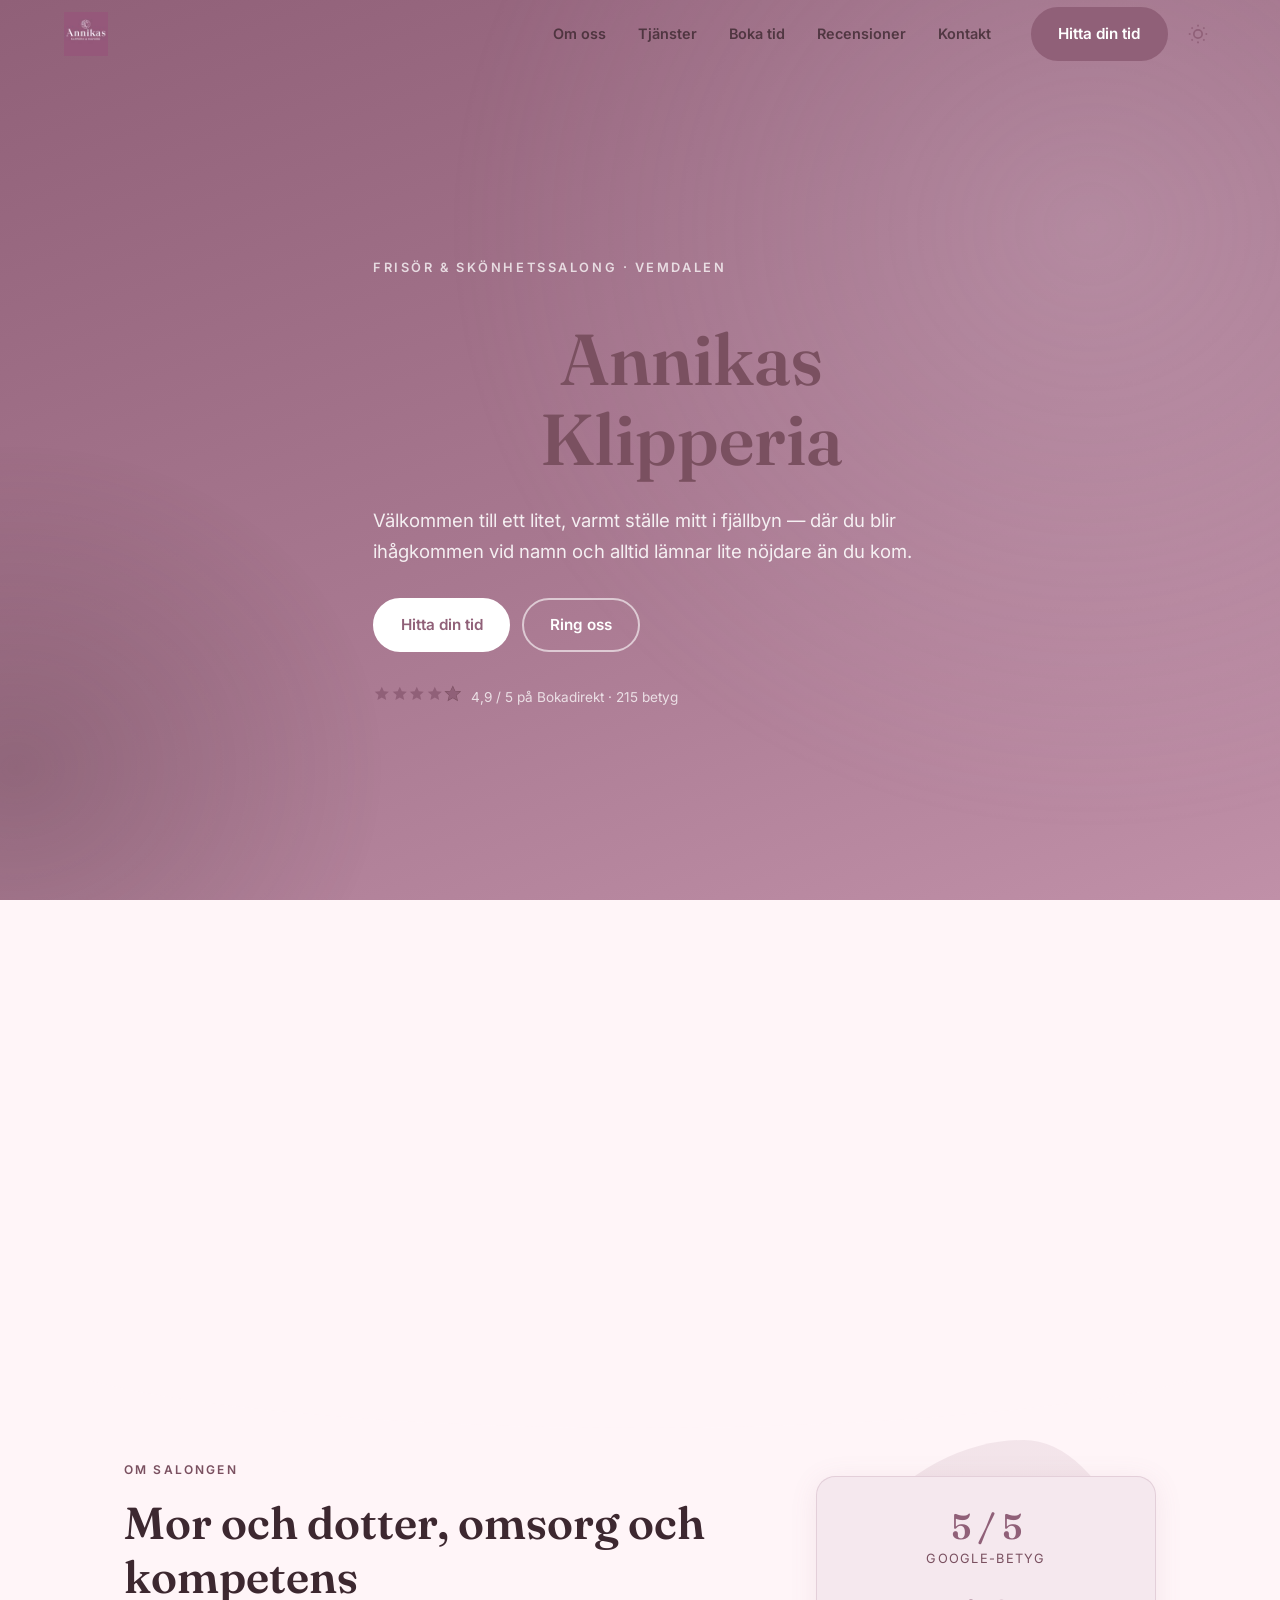
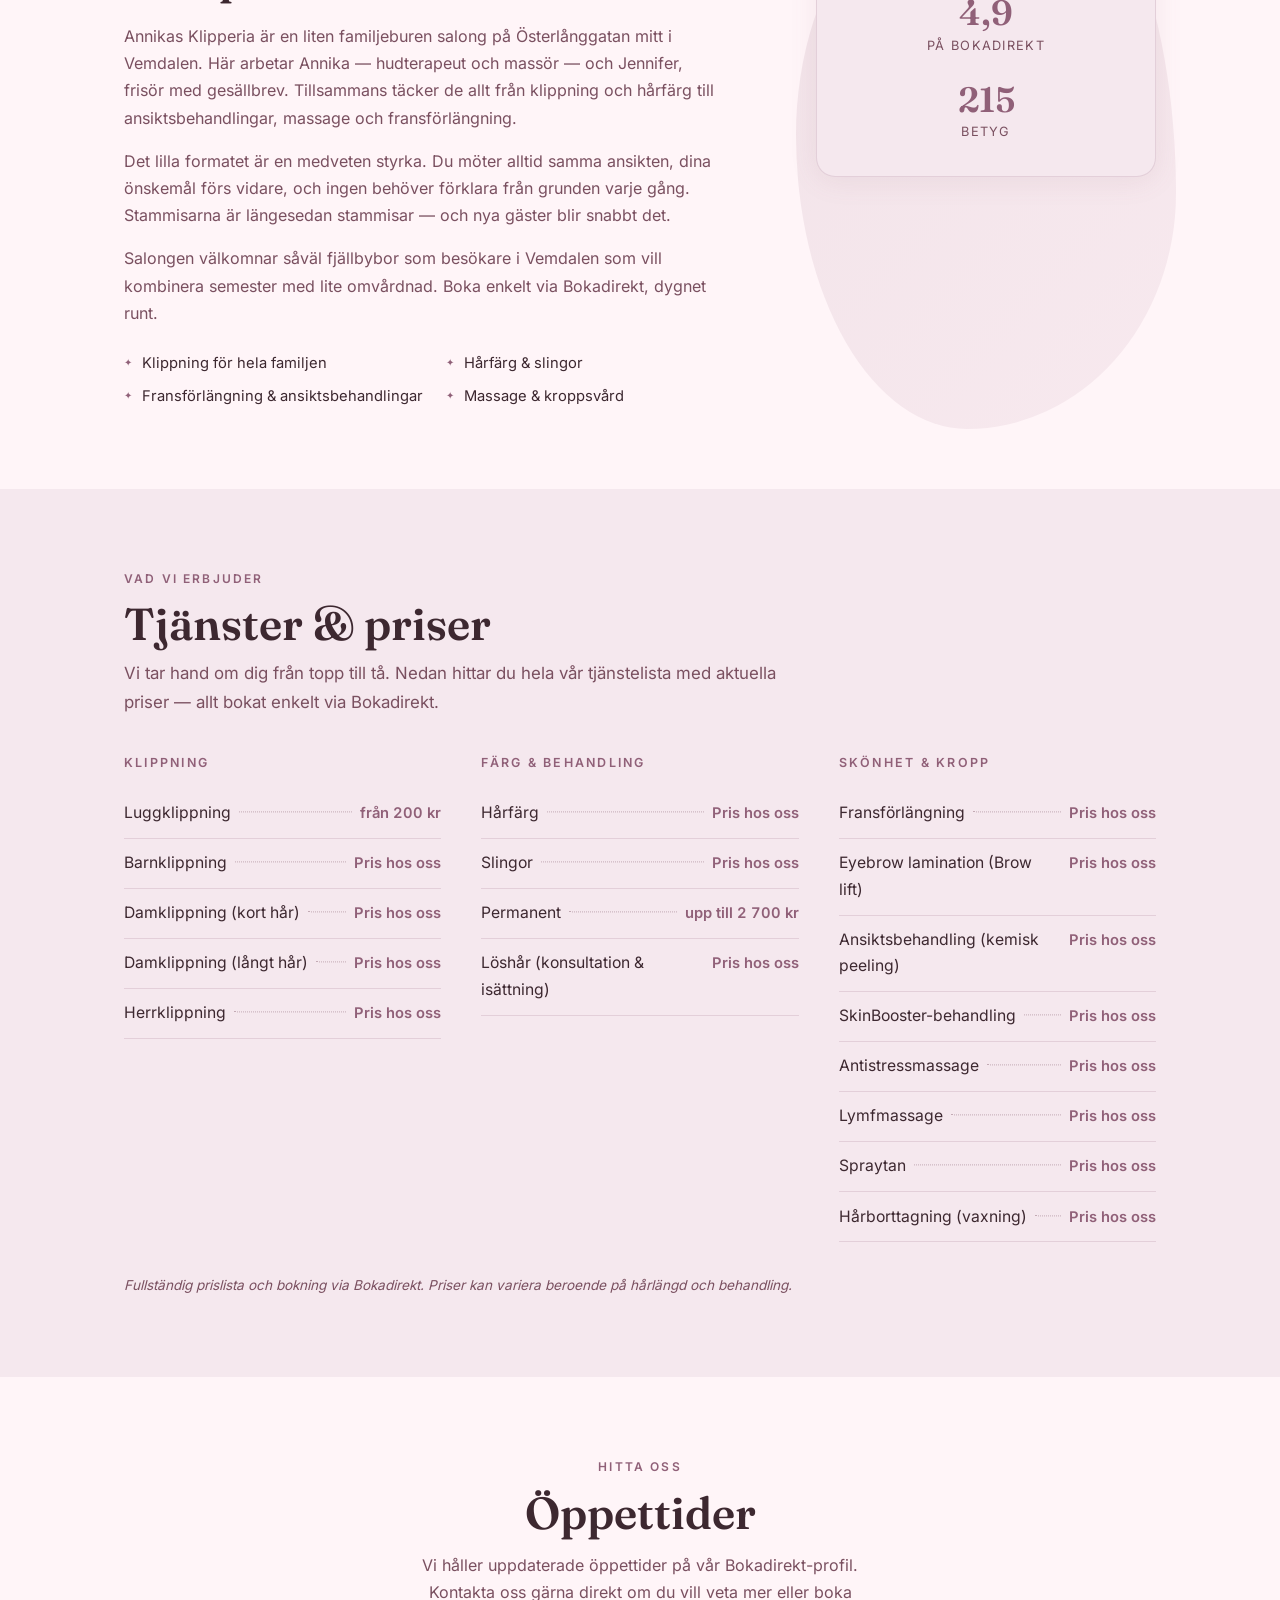
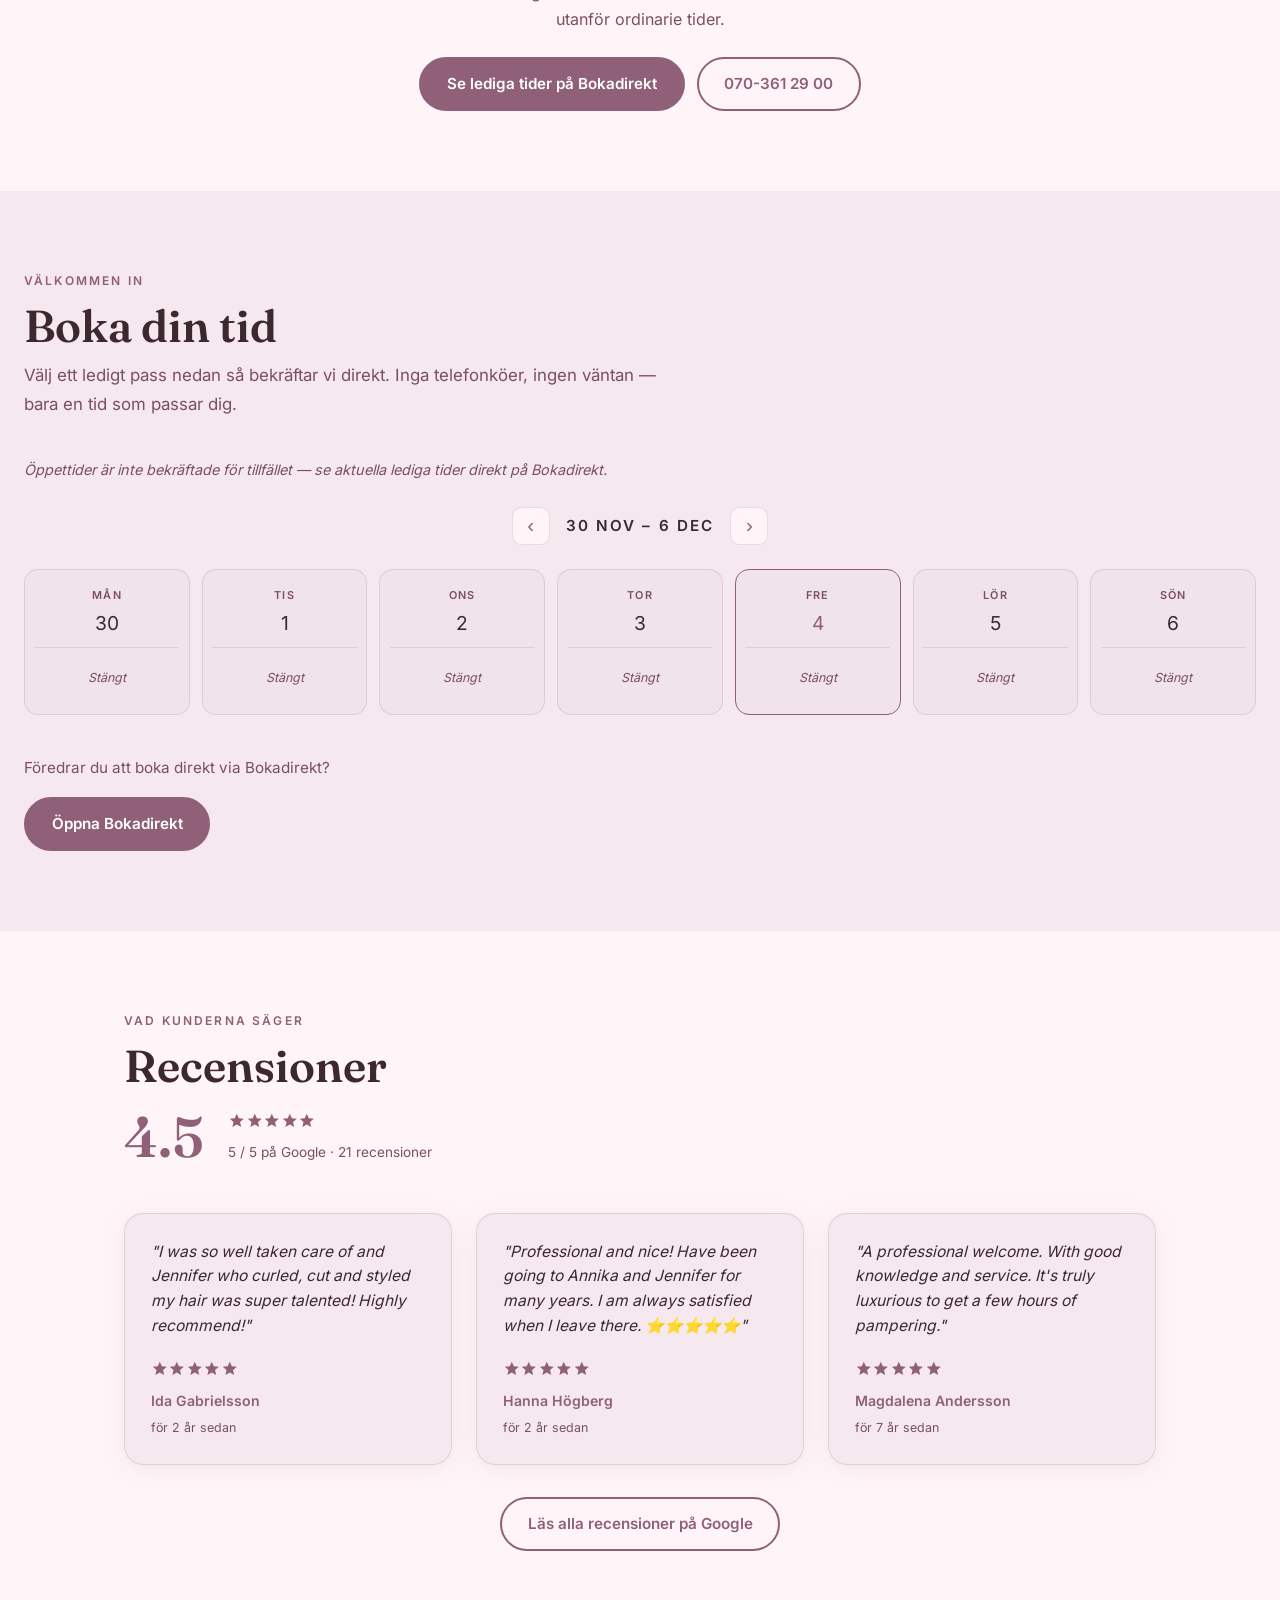
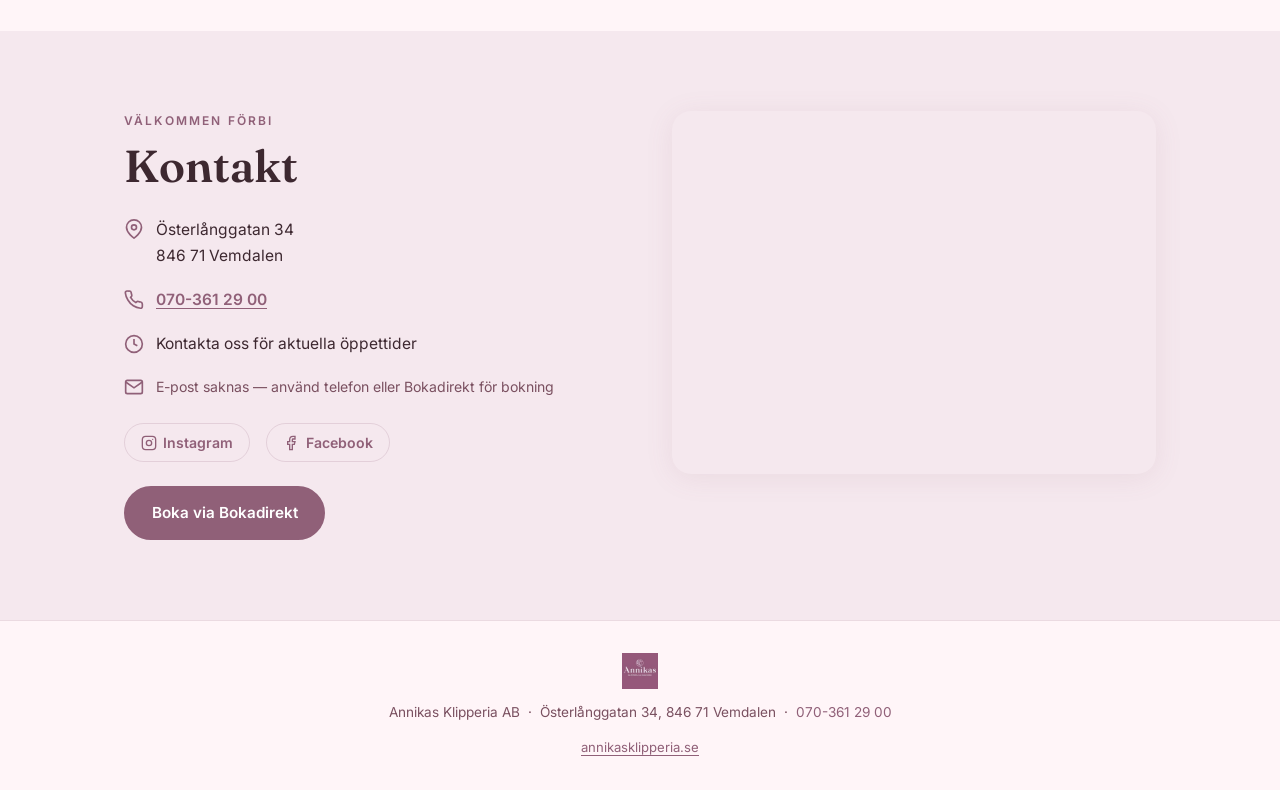
<file: sites/870e17ea-29f4-48e6-88b3-8bf534a66a03/site/index.html>
<!DOCTYPE html>
<html lang="sv" data-theme="light">
<head>
  <script>
    (function(){
      var t=localStorage.getItem('theme');
      if(t) document.documentElement.setAttribute('data-theme',t);
    })();
  </script>
  <meta charset="UTF-8">
  <meta name="viewport" content="width=device-width, initial-scale=1.0">
  <title>Annikas Klipperia AB – Frisör & Skönhetssalong i Vemdalen</title>
  <meta name="description" content="Annikas Klipperia AB i Vemdalen erbjuder klippning, färg, fransförlängning, ansiktsbehandlingar och massage. Boka enkelt via Bokadirekt. Betyg 4,9/5 på 215 recensioner.">
  <link rel="icon" type="image/svg+xml" href="favicon.svg">
  <link rel="stylesheet" href="site-kit.css">
  <link rel="stylesheet" href="styles.css">
  <script type="application/ld+json">
  {
    "@context": "https://schema.org",
    "@type": "HairSalon",
    "name": "Annikas Klipperia AB",
    "address": {
      "@type": "PostalAddress",
      "streetAddress": "Österlånggatan 34",
      "addressLocality": "Vemdalen",
      "postalCode": "846 71",
      "addressCountry": "SE"
    },
    "telephone": "+46703612900",
    "url": "https://www.annikasklipperia.se/",
    "aggregateRating": {
      "@type": "AggregateRating",
      "ratingValue": "5",
      "reviewCount": "21",
      "bestRating": "5"
    }
  }
  </script>
</head>
<body>
  <a href="#main" class="skip-link">Hoppa till innehåll</a>

  <header class="site-header">
    <div class="header-inner">
      <a href="index.html" class="logo-link">
        <img src="logo.jpg" alt="Annikas Klipperia AB" class="site-logo">
      </a>
      <nav class="site-nav" aria-label="Huvudmeny">
        <a href="#om">Om oss</a>
        <a href="#tjanster">Tjänster</a>
        <a href="#boka">Boka tid</a>
        <a href="#recensioner">Recensioner</a>
        <a href="#kontakt">Kontakt</a>
      </nav>
      <div class="header-actions">
        <!--FIELD:booking_url-->
        <a href="https://www.bokadirekt.se/places/annikas-klipperia-ab-54745" class="btn btn-primary" target="_blank" rel="noopener">Hitta din tid</a>
        <!--/FIELD:booking_url-->
        <button class="theme-toggle" id="themeToggle" aria-label="Växla färgtema" type="button">
          <svg class="icon-sun" viewBox="0 0 24 24" fill="none" stroke="currentColor" stroke-width="2" aria-hidden="true"><circle cx="12" cy="12" r="5"/><line x1="12" y1="1" x2="12" y2="3"/><line x1="12" y1="21" x2="12" y2="23"/><line x1="4.22" y1="4.22" x2="5.64" y2="5.64"/><line x1="18.36" y1="18.36" x2="19.78" y2="19.78"/><line x1="1" y1="12" x2="3" y2="12"/><line x1="21" y1="12" x2="23" y2="12"/><line x1="4.22" y1="19.78" x2="5.64" y2="18.36"/><line x1="18.36" y1="5.64" x2="19.78" y2="4.22"/></svg>
          <svg class="icon-moon" viewBox="0 0 24 24" fill="none" stroke="currentColor" stroke-width="2" aria-hidden="true"><path d="M21 12.79A9 9 0 1 1 11.21 3 7 7 0 0 0 21 12.79z"/></svg>
        </button>
        <button class="nav-toggle" id="navToggle" aria-label="Öppna meny" aria-expanded="false" type="button">
          <span></span><span></span><span></span>
        </button>
      </div>
    </div>
  </header>

  <main id="main">

    <!-- HERO -->
    <div class="name-pin">
      <section class="hero name-pin-inner">
        <div class="hero-bg" id="heroBg" aria-hidden="true"></div>
        <div class="hero-content">
          <p class="hero-eyebrow">Frisör &amp; Skönhetssalong · Vemdalen</p>
          <h1 class="name-write">Annikas Klipperia</h1>
          <p class="hero-tagline">Välkommen till ett litet, varmt ställe mitt i fjällbyn — där du blir ihågkommen vid namn och alltid lämnar lite nöjdare än du kom.</p>
          <div class="hero-ctas">
            <!--FIELD:booking_url-->
            <a href="https://www.bokadirekt.se/places/annikas-klipperia-ab-54745" class="btn btn-primary" target="_blank" rel="noopener">Hitta din tid</a>
            <!--/FIELD:booking_url-->
            <!--FIELD:phone-->
            <a href="tel:0703612900" class="btn btn-ghost">Ring oss</a>
            <!--/FIELD:phone-->
          </div>
          <!--FIELD:booking_platform_rating-->
          <div class="hero-rating">
            <span class="stars" data-rating="4.9"></span>
            <span class="rating-text">4,9 / 5 på Bokadirekt &middot; 215 betyg</span>
          </div>
          <!--/FIELD:booking_platform_rating-->
        </div>
      </section>
    </div>

    <!-- OM OSS -->
    <section class="section section-about reveal" id="om">
      <div class="container about-grid">
        <div class="about-text">
          <p class="section-label">Om salongen</p>
          <h2>Mor och dotter, omsorg och kompetens</h2>
          <p>Annikas Klipperia är en liten familjeburen salong på Österlånggatan mitt i Vemdalen. Här arbetar Annika — hudterapeut och massör — och Jennifer, frisör med gesällbrev. Tillsammans täcker de allt från klippning och hårfärg till ansiktsbehandlingar, massage och fransförlängning.</p>
          <p>Det lilla formatet är en medveten styrka. Du möter alltid samma ansikten, dina önskemål förs vidare, och ingen behöver förklara från grunden varje gång. Stammisarna är längesedan stammisar — och nya gäster blir snabbt det.</p>
          <p>Salongen välkomnar såväl fjällbybor som besökare i Vemdalen som vill kombinera semester med lite omvårdnad. Boka enkelt via Bokadirekt, dygnet runt.</p>
          <!--FIELD:services-->
          <ul class="about-highlights">
            <li>Klippning för hela familjen</li>
            <li>Hårfärg &amp; slingor</li>
            <li>Fransförlängning &amp; ansiktsbehandlingar</li>
            <li>Massage &amp; kroppsvård</li>
          </ul>
          <!--/FIELD:services-->
        </div>
        <div class="about-accent" aria-hidden="true">
          <div class="accent-blob"></div>
          <div class="accent-card">
            <div class="accent-stat">
              <!--FIELD:google_rating-->
              <span class="stat-num">5 / 5</span>
              <span class="stat-label">Google-betyg</span>
              <!--/FIELD:google_rating-->
            </div>
            <div class="accent-stat">
              <!--FIELD:booking_platform_rating-->
              <span class="stat-num">4,9</span>
              <span class="stat-label">på Bokadirekt</span>
              <!--/FIELD:booking_platform_rating-->
            </div>
            <div class="accent-stat">
              <!--FIELD:booking_platform_rating-->
              <span class="stat-num">215</span>
              <span class="stat-label">betyg</span>
              <!--/FIELD:booking_platform_rating-->
            </div>
          </div>
        </div>
      </div>
    </section>

    <!-- TJÄNSTER & PRISER -->
    <section class="section section-services reveal" id="tjanster">
      <div class="container">
        <p class="section-label">Vad vi erbjuder</p>
        <h2>Tjänster &amp; priser</h2>
        <p class="section-intro">Vi tar hand om dig från topp till tå. Nedan hittar du hela vår tjänstelista med aktuella priser — allt bokat enkelt via Bokadirekt.</p>
        <!--FIELD:services--><!--FIELD:prices-->
        <div class="menu-groups">

          <div class="menu-group">
            <h3>Klippning</h3>
            <div class="menu-item"><span class="name">Luggklippning</span><span class="leader"></span><span class="price">från 200 kr</span></div>
            <div class="menu-item"><span class="name">Barnklippning</span><span class="leader"></span><span class="price">Pris hos oss</span></div>
            <div class="menu-item"><span class="name">Damklippning (kort hår)</span><span class="leader"></span><span class="price">Pris hos oss</span></div>
            <div class="menu-item"><span class="name">Damklippning (långt hår)</span><span class="leader"></span><span class="price">Pris hos oss</span></div>
            <div class="menu-item"><span class="name">Herrklippning</span><span class="leader"></span><span class="price">Pris hos oss</span></div>
          </div>

          <div class="menu-group">
            <h3>Färg &amp; behandling</h3>
            <div class="menu-item"><span class="name">Hårfärg</span><span class="leader"></span><span class="price">Pris hos oss</span></div>
            <div class="menu-item"><span class="name">Slingor</span><span class="leader"></span><span class="price">Pris hos oss</span></div>
            <div class="menu-item"><span class="name">Permanent</span><span class="leader"></span><span class="price">upp till 2 700 kr</span></div>
            <div class="menu-item"><span class="name">Löshår (konsultation &amp; isättning)</span><span class="leader"></span><span class="price">Pris hos oss</span></div>
          </div>

          <div class="menu-group">
            <h3>Skönhet &amp; kropp</h3>
            <div class="menu-item"><span class="name">Fransförlängning</span><span class="leader"></span><span class="price">Pris hos oss</span></div>
            <div class="menu-item"><span class="name">Eyebrow lamination (Brow lift)</span><span class="leader"></span><span class="price">Pris hos oss</span></div>
            <div class="menu-item"><span class="name">Ansiktsbehandling (kemisk peeling)</span><span class="leader"></span><span class="price">Pris hos oss</span></div>
            <div class="menu-item"><span class="name">SkinBooster-behandling</span><span class="leader"></span><span class="price">Pris hos oss</span></div>
            <div class="menu-item"><span class="name">Antistressmassage</span><span class="leader"></span><span class="price">Pris hos oss</span></div>
            <div class="menu-item"><span class="name">Lymfmassage</span><span class="leader"></span><span class="price">Pris hos oss</span></div>
            <div class="menu-item"><span class="name">Spraytan</span><span class="leader"></span><span class="price">Pris hos oss</span></div>
            <div class="menu-item"><span class="name">Hårborttagning (vaxning)</span><span class="leader"></span><span class="price">Pris hos oss</span></div>
          </div>

        </div>
        <!--/FIELD:prices--><!--/FIELD:services-->
        <p class="price-note">Fullständig prislista och bokning via Bokadirekt. Priser kan variera beroende på hår­längd och behandling.</p>
      </div>
    </section>

    <!-- ÖPPETTIDER -->
    <section class="section section-hours reveal" id="oppettider">
      <div class="container">
        <p class="section-label">Hitta oss</p>
        <h2>Öppettider</h2>
        <!--FIELD:opening_hours-->
        <p class="hours-note">Vi håller uppdaterade öppettider på vår Bokadirekt-profil. Kontakta oss gärna direkt om du vill veta mer eller boka utanför ordinarie tider.</p>
        <div class="hours-cta">
          <a href="https://www.bokadirekt.se/places/annikas-klipperia-ab-54745" class="btn btn-primary" target="_blank" rel="noopener">Se lediga tider på Bokadirekt</a>
          <a href="tel:0703612900" class="btn btn-ghost">070-361 29 00</a>
        </div>
        <!--/FIELD:opening_hours-->
      </div>
    </section>

    <!-- BOKA TID -->
    <section class="section section-booking reveal" id="boka">
      <div class="container container-wide">
        <p class="section-label">Välkommen in</p>
        <h2>Boka din tid</h2>
        <p class="section-intro">Välj ett ledigt pass nedan så bekräftar vi direkt. Inga telefonköer, ingen väntan — bara en tid som passar dig.</p>
        <!--FIELD:opening_hours-->
        <p class="booking-note">Öppettider är inte bekräftade för tillfället — se aktuella lediga tider direkt på Bokadirekt.</p>
        <!--/FIELD:opening_hours-->
        <div class="reveal" id="bookingCal" data-company-id="870e17ea-29f4-48e6-88b3-8bf534a66a03" data-api-base="http://localhost:3000">
          <script type="application/json" id="bookingSchedule">
            {"slotMinutes": 30, "weekly": {
              "0": null,
              "1": null,
              "2": null,
              "3": null,
              "4": null,
              "5": null,
              "6": null
            }}
          </script>
          <div class="booking-cal-head">
            <button class="booking-cal-nav" type="button" data-dir="-1" aria-label="Föregående vecka">‹</button>
            <span class="booking-cal-range" id="bookingCalRange"></span>
            <button class="booking-cal-nav" type="button" data-dir="1" aria-label="Nästa vecka">›</button>
          </div>
          <div class="booking-cal-grid" id="bookingCalGrid"></div>
        </div>
        <!--FIELD:booking_url-->
        <div class="booking-fallback">
          <p>Föredrar du att boka direkt via Bokadirekt?</p>
          <a href="https://www.bokadirekt.se/places/annikas-klipperia-ab-54745" class="btn btn-primary" target="_blank" rel="noopener">Öppna Bokadirekt</a>
        </div>
        <!--/FIELD:booking_url-->
      </div>
    </section>

    <!-- RECENSIONER -->
    <section class="section section-reviews reveal" id="recensioner">
      <div class="container">
        <p class="section-label">Vad kunderna säger</p>
        <h2>Recensioner</h2>
        <!--FIELD:google_rating-->
        <div class="rating-hero">
          <div data-count-to="5" data-decimals="1" class="rating-big">0.0</div>
          <div>
            <span class="stars" data-rating="5"></span>
            <p class="rating-sub">5 / 5 på Google &middot; 21 recensioner</p>
          </div>
        </div>
        <!--/FIELD:google_rating-->
        <div class="reviews-grid">
          <blockquote class="review-card">
            <p class="review-text">"I was so well taken care of and Jennifer who curled, cut and styled my hair was super talented! Highly recommend!"</p>
            <footer>
              <span class="stars" data-rating="5"></span>
              <cite>Ida Gabrielsson</cite>
              <span class="review-time">för 2 år sedan</span>
            </footer>
          </blockquote>
          <blockquote class="review-card">
            <p class="review-text">"Professional and nice! Have been going to Annika and Jennifer for many years. I am always satisfied when I leave there. ⭐️⭐️⭐️⭐️⭐️"</p>
            <footer>
              <span class="stars" data-rating="5"></span>
              <cite>Hanna Högberg</cite>
              <span class="review-time">för 2 år sedan</span>
            </footer>
          </blockquote>
          <blockquote class="review-card">
            <p class="review-text">"A professional welcome. With good knowledge and service. It's truly luxurious to get a few hours of pampering."</p>
            <footer>
              <span class="stars" data-rating="5"></span>
              <cite>Magdalena Andersson</cite>
              <span class="review-time">för 7 år sedan</span>
            </footer>
          </blockquote>
        </div>
        <!--FIELD:google_rating-->
        <div class="reviews-more">
          <a href="https://www.google.com/maps/search/Annikas+Klipperia+AB+Vemdalen" class="btn btn-ghost" target="_blank" rel="noopener">Läs alla recensioner på Google</a>
        </div>
        <!--/FIELD:google_rating-->
      </div>
    </section>

    <!-- KONTAKT -->
    <section class="section section-contact reveal" id="kontakt">
      <div class="container contact-grid">
        <div class="contact-info">
          <p class="section-label">Välkommen förbi</p>
          <h2>Kontakt</h2>
          <!--FIELD:address-->
          <div class="contact-row">
            <svg viewBox="0 0 24 24" fill="none" stroke="currentColor" stroke-width="2" aria-hidden="true"><path d="M21 10c0 7-9 13-9 13s-9-6-9-13a9 9 0 0 1 18 0z"/><circle cx="12" cy="10" r="3"/></svg>
            <address class="contact-address">
              Österlånggatan 34<br>
              846 71 Vemdalen
            </address>
          </div>
          <!--/FIELD:address-->
          <!--FIELD:phone-->
          <div class="contact-row">
            <svg viewBox="0 0 24 24" fill="none" stroke="currentColor" stroke-width="2" aria-hidden="true"><path d="M22 16.92v3a2 2 0 0 1-2.18 2 19.79 19.79 0 0 1-8.63-3.07A19.5 19.5 0 0 1 4.69 12 19.79 19.79 0 0 1 1.6 3.41 2 2 0 0 1 3.56 1.25h3a2 2 0 0 1 2 1.72c.127.96.361 1.903.7 2.81a2 2 0 0 1-.45 2.11L7.91 8.82a16 16 0 0 0 6.29 6.29l.94-.94a2 2 0 0 1 2.11-.45c.907.339 1.85.573 2.81.7a2 2 0 0 1 1.72 2z"/></svg>
            <a href="tel:0703612900" class="contact-phone">070-361 29 00</a>
          </div>
          <!--/FIELD:phone-->
          <!--FIELD:opening_hours-->
          <div class="contact-row">
            <svg viewBox="0 0 24 24" fill="none" stroke="currentColor" stroke-width="2" aria-hidden="true"><circle cx="12" cy="12" r="10"/><polyline points="12 6 12 12 16 14"/></svg>
            <span>Kontakta oss för aktuella öppettider</span>
          </div>
          <!--/FIELD:opening_hours-->
          <!--FIELD:email-->
          <div class="contact-row contact-note">
            <svg viewBox="0 0 24 24" fill="none" stroke="currentColor" stroke-width="2" aria-hidden="true"><path d="M4 4h16c1.1 0 2 .9 2 2v12c0 1.1-.9 2-2 2H4c-1.1 0-2-.9-2-2V6c0-1.1.9-2 2-2z"/><polyline points="22,6 12,13 2,6"/></svg>
            <span>E-post saknas — använd telefon eller Bokadirekt för bokning</span>
          </div>
          <!--/FIELD:email-->
          <div class="contact-social">
            <!--FIELD:instagram-->
            <a href="https://www.instagram.com/annikasklipperia/" class="social-link" target="_blank" rel="noopener" aria-label="Instagram">
              <svg viewBox="0 0 24 24" fill="none" stroke="currentColor" stroke-width="2" aria-hidden="true"><rect x="2" y="2" width="20" height="20" rx="5"/><circle cx="12" cy="12" r="4"/><circle cx="17.5" cy="6.5" r="1" fill="currentColor" stroke="none"/></svg>
              Instagram
            </a>
            <!--/FIELD:instagram-->
            <!--FIELD:facebook-->
            <a href="https://www.facebook.com/annikasklipperia/" class="social-link" target="_blank" rel="noopener" aria-label="Facebook">
              <svg viewBox="0 0 24 24" fill="none" stroke="currentColor" stroke-width="2" aria-hidden="true"><path d="M18 2h-3a5 5 0 0 0-5 5v3H7v4h3v8h4v-8h3l1-4h-4V7a1 1 0 0 1 1-1h3z"/></svg>
              Facebook
            </a>
            <!--/FIELD:facebook-->
          </div>
          <!--FIELD:booking_url-->
          <a href="https://www.bokadirekt.se/places/annikas-klipperia-ab-54745" class="btn btn-primary" target="_blank" rel="noopener" style="margin-top:1.5rem;display:inline-block;">Boka via Bokadirekt</a>
          <!--/FIELD:booking_url-->
        </div>
        <div class="contact-map">
          <!--FIELD:address-->
          <iframe
            src="https://www.google.com/maps?q=%C3%96sterl%C3%A5nggatan+34%2C+846+71+Vemdalen%2C+Sweden&output=embed"
            width="100%"
            height="380"
            style="border:0;border-radius:1.2rem;"
            allowfullscreen=""
            loading="lazy"
            referrerpolicy="no-referrer-when-downgrade"
            title="Annikas Klipperia på kartan"
          ></iframe>
          <!--/FIELD:address-->
        </div>
      </div>
    </section>

  </main>

  <footer class="site-footer">
    <div class="container footer-inner">
      <a href="index.html" class="logo-link">
        <img src="logo.jpg" alt="Annikas Klipperia AB" class="site-logo site-logo--small">
      </a>
      <p class="footer-copy">
        <!--FIELD:company_name-->Annikas Klipperia AB<!--/FIELD:company_name-->
        &nbsp;&middot;&nbsp;
        <!--FIELD:address-->Österlånggatan 34, 846 71 Vemdalen<!--/FIELD:address-->
        &nbsp;&middot;&nbsp;
        <!--FIELD:phone--><a href="tel:0703612900">070-361 29 00</a><!--/FIELD:phone-->
      </p>
      <!--FIELD:website-->
      <a href="https://www.annikasklipperia.se/" class="footer-web" target="_blank" rel="noopener">annikasklipperia.se</a>
      <!--/FIELD:website-->
    </div>
  </footer>

  <!-- Bekräftelsemodal -->
  <div class="bd-backdrop" id="bdBackdrop">
    <div class="bd-modal" role="dialog" aria-modal="true" aria-label="Bokning">
      <div class="bd-header"><div class="bd-brand"><span class="dot"></span>Annikas Klipperia AB</div><button class="bd-close" id="bdClose" type="button" aria-label="Stäng">&times;</button></div>
      <div class="bd-body">
        <div class="bd-form">
          <div class="bd-slot-summary"><strong id="bdSlotLine">—</strong>Hos oss i Vemdalen</div>
          <div class="bd-field"><label for="bdName">Namn</label><input id="bdName" type="text"></div>
          <div class="bd-field"><label for="bdPhone">Telefonnummer</label><input id="bdPhone" type="tel"></div>
          <button class="bd-confirm-btn" id="bdConfirm" type="button">Bekräfta bokning</button>
        </div>
        <div class="bd-success"><div class="check">&#10003;</div><p id="bdSuccessLine">Bokat!</p><p class="fine">Vi ser fram emot ditt besök.</p></div>
      </div>
    </div>
  </div>

  <script src="site-kit.js" defer></script>
  <script src="script.js" defer></script>
</body>
</html>
</file>
<file: sites/a89eb0e6-f097-4572-ace2-fa6ffd9d14ff/styles.css>
/* ============================================================
   SALON VAN CLEEF — Stylesheet
   Färgpalett:
     #2C2C2C  Djup Antracit   (primär / text)
     #E8D9C0  Varm Champagne  (bakgrund / lyft)
     #A8865C  Brons Guld      (accent / CTA)
     #C4A59A  Dammig Ros      (sekundär accent)
     #F5F0EB  Gebrochen Vit   (yta / kortbakgrund)
   ============================================================ */

/* ---- Custom Properties ---- */
:root {
  --antracit:   #2C2C2C;
  --champagne:  #E8D9C0;
  --brons:      #A8865C;
  --ros:        #C4A59A;
  --vit:        #F5F0EB;
  --white:      #FFFFFF;

  --font-serif: 'Georgia', 'Times New Roman', serif;
  --font-sans:  'Helvetica Neue', Arial, sans-serif;

  --transition: 0.25s ease;
  --radius: 2px;

  --max-width: 1100px;
  --section-pad: 6rem 1.5rem;
  --section-pad-mobile: 4rem 1.25rem;
}

/* ---- Reset & Base ---- */
*, *::before, *::after { box-sizing: border-box; margin: 0; padding: 0; }

html { scroll-behavior: smooth; font-size: 16px; }

body {
  font-family: var(--font-sans);
  color: var(--antracit);
  background-color: var(--vit);
  line-height: 1.7;
  -webkit-font-smoothing: antialiased;
}

img { display: block; max-width: 100%; }
a { color: inherit; text-decoration: none; }
address { font-style: normal; }

/* ---- Typography ---- */
h1, h2, h3 {
  font-family: var(--font-serif);
  line-height: 1.2;
  font-weight: normal;
}

h1 { font-size: clamp(2.2rem, 5vw, 3.6rem); }
h2 { font-size: clamp(1.8rem, 3.5vw, 2.6rem); margin-bottom: 1.5rem; }
h3 { font-size: 1.2rem; margin-bottom: 0.75rem; }

p { margin-bottom: 1rem; }
p:last-child { margin-bottom: 0; }

.section-eyebrow {
  font-family: var(--font-sans);
  font-size: 0.75rem;
  letter-spacing: 0.18em;
  text-transform: uppercase;
  color: var(--brons);
  margin-bottom: 0.75rem;
  display: block;
}

.center { text-align: center; }

/* ---- Layout ---- */
.container {
  max-width: var(--max-width);
  margin: 0 auto;
  padding: 0 1.5rem;
}

.section {
  padding: var(--section-pad);
}

/* ---- Buttons ---- */
.btn {
  display: inline-block;
  padding: 0.85rem 2rem;
  font-family: var(--font-sans);
  font-size: 0.875rem;
  letter-spacing: 0.08em;
  text-transform: uppercase;
  border: 1.5px solid transparent;
  cursor: pointer;
  transition: background-color var(--transition), color var(--transition), border-color var(--transition);
  border-radius: var(--radius);
  text-decoration: none;
}

.btn-primary {
  background-color: var(--brons);
  color: var(--white);
  border-color: var(--brons);
}
.btn-primary:hover, .btn-primary:focus {
  background-color: #8C6D47;
  border-color: #8C6D47;
}

.btn-secondary {
  background-color: transparent;
  color: var(--white);
  border-color: rgba(255,255,255,0.6);
}
.btn-secondary:hover, .btn-secondary:focus {
  border-color: var(--white);
  background-color: rgba(255,255,255,0.08);
}

.btn-large { padding: 1.1rem 2.8rem; font-size: 1rem; }

/* ============================================================
   HEADER
   ============================================================ */
.site-header {
  position: fixed;
  top: 0; left: 0; right: 0;
  z-index: 100;
  background-color: rgba(44,44,44,0.96);
  backdrop-filter: blur(6px);
  border-bottom: 1px solid rgba(168,134,92,0.2);
}

.header-inner {
  display: flex;
  align-items: center;
  justify-content: space-between;
  height: 70px;
}

.logo {
  display: flex;
  flex-direction: column;
  line-height: 1.1;
}
.logo-text {
  font-family: var(--font-serif);
  font-size: 1.3rem;
  color: var(--champagne);
  letter-spacing: 0.04em;
}
.logo-sub {
  font-size: 0.65rem;
  letter-spacing: 0.2em;
  text-transform: uppercase;
  color: var(--brons);
}

.main-nav ul {
  list-style: none;
  display: flex;
  gap: 2rem;
  align-items: center;
}

.main-nav a {
  font-size: 0.8rem;
  letter-spacing: 0.1em;
  text-transform: uppercase;
  color: var(--champagne);
  transition: color var(--transition);
}
.main-nav a:hover { color: var(--brons); }

.nav-cta {
  color: var(--brons) !important;
  border: 1px solid var(--brons);
  padding: 0.45rem 1.1rem;
  border-radius: var(--radius);
  transition: background-color var(--transition), color var(--transition) !important;
}
.nav-cta:hover {
  background-color: var(--brons);
  color: var(--white) !important;
}

/* Hamburger */
.nav-toggle {
  display: none;
  flex-direction: column;
  gap: 5px;
  background: none;
  border: none;
  cursor: pointer;
  padding: 4px;
}
.nav-toggle span {
  display: block;
  width: 24px;
  height: 2px;
  background-color: var(--champagne);
  transition: transform var(--transition), opacity var(--transition);
}
.nav-toggle.open span:nth-child(1) { transform: translateY(7px) rotate(45deg); }
.nav-toggle.open span:nth-child(2) { opacity: 0; }
.nav-toggle.open span:nth-child(3) { transform: translateY(-7px) rotate(-45deg); }

/* ============================================================
   HERO
   ============================================================ */
.hero {
  position: relative;
  min-height: 100vh;
  display: flex;
  align-items: center;
  background: linear-gradient(160deg, #1a1a1a 0%, #2C2C2C 40%, #3a2e26 100%);
  overflow: hidden;
  padding-top: 70px;
}

.hero::before {
  content: '';
  position: absolute;
  inset: 0;
  background:
    radial-gradient(ellipse at 70% 30%, rgba(168,134,92,0.12) 0%, transparent 60%),
    radial-gradient(ellipse at 20% 80%, rgba(196,165,154,0.08) 0%, transparent 50%);
  pointer-events: none;
}

/* Decorative vertical lines */
.hero::after {
  content: '';
  position: absolute;
  top: 0; right: 15%;
  width: 1px;
  height: 100%;
  background: linear-gradient(to bottom, transparent, rgba(168,134,92,0.2), transparent);
  pointer-events: none;
}

.hero-content {
  position: relative;
  z-index: 2;
  max-width: 680px;
  padding: 4rem 1.5rem;
}

.hero-eyebrow {
  font-size: 0.75rem;
  letter-spacing: 0.2em;
  text-transform: uppercase;
  color: var(--brons);
  margin-bottom: 1.5rem;
}

.hero h1 {
  color: var(--champagne);
  margin-bottom: 1.5rem;
}

.hero-body {
  color: rgba(232,217,192,0.75);
  font-size: 1.05rem;
  max-width: 540px;
  margin-bottom: 2.5rem;
  line-height: 1.75;
}

.hero-actions {
  display: flex;
  gap: 1rem;
  flex-wrap: wrap;
}

.hero-scroll-indicator {
  position: absolute;
  bottom: 2.5rem;
  left: 50%;
  transform: translateX(-50%);
  display: flex;
  flex-direction: column;
  align-items: center;
}
.scroll-line {
  width: 1px;
  height: 50px;
  background: linear-gradient(to bottom, var(--brons), transparent);
  animation: scrollPulse 2s ease-in-out infinite;
}
@keyframes scrollPulse {
  0%, 100% { opacity: 0.4; }
  50% { opacity: 1; }
}

/* ============================================================
   OM OSS
   ============================================================ */
.om-oss {
  background-color: var(--vit);
}

.om-grid {
  display: grid;
  grid-template-columns: 120px 1fr;
  gap: 4rem;
  align-items: start;
}

.om-deco {
  display: flex;
  flex-direction: column;
  align-items: center;
  padding-top: 0.5rem;
}
.deco-square {
  width: 40px;
  height: 40px;
  border: 1.5px solid var(--brons);
  transform: rotate(45deg);
  margin-bottom: 1.5rem;
  flex-shrink: 0;
}
.deco-line {
  width: 1px;
  height: 200px;
  background: linear-gradient(to bottom, var(--brons), transparent);
}

.om-text h2 { margin-bottom: 1.5rem; }
.om-text p { color: #4a4a4a; max-width: 600px; }

/* ============================================================
   TJÄNSTER
   ============================================================ */
.tjanster {
  background-color: var(--champagne);
}

.section-intro {
  max-width: 580px;
  margin: 0 auto 3.5rem;
  color: #5a4e44;
}

.services-grid {
  display: grid;
  grid-template-columns: repeat(3, 1fr);
  gap: 1.5rem;
  margin-bottom: 2rem;
}

.service-card {
  background-color: var(--vit);
  padding: 2rem 1.75rem;
  border-top: 3px solid transparent;
  transition: border-color var(--transition), transform var(--transition), box-shadow var(--transition);
  border-radius: var(--radius);
}
.service-card:hover {
  border-top-color: var(--brons);
  transform: translateY(-3px);
  box-shadow: 0 8px 24px rgba(44,44,44,0.08);
}
.service-card--featured {
  background-color: var(--antracit);
  border-top-color: var(--brons);
  grid-column: span 1;
}
.service-card--featured h3 { color: var(--champagne); }
.service-card--featured p { color: rgba(232,217,192,0.75); }
.service-card--featured .price-note { color: var(--brons); }

.service-icon {
  color: var(--brons);
  font-size: 1rem;
  margin-bottom: 1rem;
  display: block;
}

/* ---- Flip cards (services-grid) ---- */
.service-card--flip {
  background: none;
  padding: 0;
  border-top: none;
  perspective: 1400px;
  min-height: 280px;
}
.service-card--flip:hover { transform: none; box-shadow: none; }

.flip-inner {
  position: relative;
  width: 100%;
  height: 100%;
  min-height: 280px;
  transition: transform 0.6s cubic-bezier(0.4, 0.2, 0.2, 1);
  transform-style: preserve-3d;
  border-radius: var(--radius);
}
.service-card--flip:hover .flip-inner,
.service-card--flip.is-flipped .flip-inner {
  transform: rotateY(180deg);
}

.flip-front,
.flip-back {
  position: absolute;
  inset: 0;
  backface-visibility: hidden;
  border-radius: var(--radius);
  overflow: hidden;
}

.flip-front {
  background-size: cover;
  background-position: center;
  display: flex;
  align-items: flex-end;
}
.flip-front::after {
  content: "";
  position: absolute;
  inset: 0;
  background: linear-gradient(to top, rgba(44,44,44,0.85) 0%, rgba(44,44,44,0.15) 55%, transparent 100%);
}
.flip-front-overlay {
  position: relative;
  z-index: 1;
  padding: 1.5rem 1.75rem;
  color: var(--vit);
}
.flip-front-overlay h3 { color: var(--vit); margin: 0; }
.flip-front .service-icon { color: var(--champagne); margin-bottom: 0.5rem; }

.photo-credit {
  position: absolute;
  z-index: 1;
  top: 0.5rem;
  right: 0.6rem;
  font-size: 0.65rem;
  color: rgba(255,255,255,0.75);
  background: rgba(44,44,44,0.4);
  padding: 0.15rem 0.4rem;
  border-radius: var(--radius);
}
.photo-credit a { color: inherit; text-decoration: underline; }

.flip-back {
  background-color: var(--vit);
  padding: 2rem 1.75rem;
  transform: rotateY(180deg);
  display: flex;
  flex-direction: column;
  justify-content: center;
}
.service-card--featured .flip-back {
  background-color: var(--antracit);
}
.service-card--featured .flip-back h3 { color: var(--champagne); }
.service-card--featured .flip-back p { color: rgba(232,217,192,0.75); }
.service-card--featured .flip-back .price-note { color: var(--brons); }

@media (hover: none) {
  .service-card--flip:hover .flip-inner { transform: none; }
}

.price-note {
  font-size: 0.8rem;
  color: var(--brons);
  margin-top: 1rem;
  letter-spacing: 0.03em;
}

.tjanster-note {
  font-size: 0.9rem;
  color: #6b5b4e;
  max-width: 500px;
  margin: 1rem auto 0;
}

/* ============================================================
   ÖPPETTIDER
   ============================================================ */
.oppettider {
  background-color: var(--antracit);
  color: var(--champagne);
}

.oppettider-inner {
  display: grid;
  grid-template-columns: 1fr 1fr;
  gap: 4rem;
  align-items: start;
}

.oppettider .section-eyebrow { color: var(--brons); }
.oppettider h2 { color: var(--champagne); }

.oppettider-missing {
  color: rgba(232,217,192,0.65);
  font-size: 0.95rem;
  margin-bottom: 2rem;
  max-width: 400px;
}

.oppettider-contact { margin-top: 1.5rem; }

.oppettider-address-block .section-eyebrow { color: var(--brons); }

.oppettider-address-block address {
  color: var(--champagne);
  line-height: 2;
  font-size: 1.05rem;
}

/* ============================================================
   BOKA / CTA
   ============================================================ */
.boka {
  background: linear-gradient(135deg, var(--brons) 0%, #8C6D47 100%);
  text-align: center;
}

.boka-inner { max-width: 640px; }

.boka .section-eyebrow { color: rgba(255,255,255,0.7); }
.boka h2 { color: var(--white); margin-bottom: 1rem; }
.boka .section-intro { color: rgba(255,255,255,0.85); margin-bottom: 2.5rem; }

.boka-actions {
  display: flex;
  gap: 1rem;
  justify-content: center;
  flex-wrap: wrap;
  margin-bottom: 2rem;
}

.boka .btn-primary {
  background-color: var(--antracit);
  border-color: var(--antracit);
  color: var(--champagne);
}
.boka .btn-primary:hover {
  background-color: #1a1a1a;
  border-color: #1a1a1a;
}

.boka-note {
  font-size: 0.85rem;
  color: rgba(255,255,255,0.7);
  max-width: 480px;
  margin: 0 auto;
  line-height: 1.65;
}

/* ============================================================
   OMDÖMEN
   ============================================================ */
.omdomen {
  background-color: var(--vit);
}

.omdomen-intro {
  max-width: 540px;
  margin: 0 auto 3rem;
  color: #5a4e44;
}

.reviews-grid {
  display: grid;
  grid-template-columns: repeat(3, 1fr);
  gap: 1.5rem;
  margin-bottom: 2rem;
}

.review-card {
  background-color: var(--champagne);
  padding: 2rem 1.75rem;
  border-left: 3px solid var(--brons);
  border-radius: var(--radius);
  display: flex;
  flex-direction: column;
  justify-content: space-between;
}

.review-card blockquote p {
  font-family: var(--font-serif);
  font-size: 1rem;
  line-height: 1.7;
  color: var(--antracit);
  margin-bottom: 1.25rem;
  font-style: italic;
}

.review-card cite {
  font-size: 0.78rem;
  letter-spacing: 0.1em;
  text-transform: uppercase;
  color: var(--brons);
  font-style: normal;
}

.review-disclaimer {
  font-size: 0.78rem;
  color: #9a8a82;
  max-width: 520px;
  margin: 0 auto;
}

/* ============================================================
   KONTAKT
   ============================================================ */
.kontakt {
  background-color: var(--champagne);
}

.kontakt-grid {
  display: grid;
  grid-template-columns: 1fr 1fr;
  gap: 4rem;
  align-items: start;
}

.kontakt h2 { margin-bottom: 1.25rem; }
.kontakt > .kontakt-grid > .kontakt-block > p {
  color: #5a4e44;
  margin-bottom: 2rem;
}

.kontakt-info { display: flex; flex-direction: column; gap: 0.1rem; }

.kontakt-row {
  display: flex;
  gap: 1.5rem;
  align-items: baseline;
  padding: 0.85rem 0;
  border-bottom: 1px solid rgba(44,44,44,0.08);
}
.kontakt-row:first-child { border-top: 1px solid rgba(44,44,44,0.08); }

.kontakt-label {
  font-size: 0.72rem;
  letter-spacing: 0.14em;
  text-transform: uppercase;
  color: var(--brons);
  min-width: 90px;
  flex-shrink: 0;
}

.kontakt-value {
  font-size: 0.95rem;
  color: var(--antracit);
}
a.kontakt-value:hover { color: var(--brons); }

.kontakt-missing {
  color: #9a8a82;
  font-size: 0.85rem;
  font-style: italic;
}

/* Map placeholder */
.map-placeholder {
  background-color: var(--antracit);
  border-radius: var(--radius);
  min-height: 320px;
  display: flex;
  align-items: center;
  justify-content: center;
  position: relative;
  overflow: hidden;
}
.map-placeholder::before {
  content: '';
  position: absolute;
  inset: 0;
  background:
    radial-gradient(ellipse at 50% 50%, rgba(168,134,92,0.15) 0%, transparent 70%);
}
.map-inner {
  position: relative;
  z-index: 1;
  text-align: center;
  padding: 2rem;
}
.map-address {
  font-family: var(--font-serif);
  font-size: 1.15rem;
  color: var(--champagne);
  line-height: 1.8;
  margin-bottom: 1.75rem;
}
.map-inner .btn-secondary {
  border-color: var(--brons);
  color: var(--champagne);
}
.map-inner .btn-secondary:hover {
  background-color: var(--brons);
  color: var(--white);
}

/* ============================================================
   FOOTER
   ============================================================ */
.site-footer {
  background-color: var(--antracit);
  color: var(--champagne);
  padding: 2.5rem 1.5rem;
  border-top: 1px solid rgba(168,134,92,0.2);
}

.footer-inner {
  display: flex;
  flex-direction: column;
  align-items: center;
  gap: 1rem;
  text-align: center;
}

.footer-info {
  font-size: 0.85rem;
  color: rgba(232,217,192,0.6);
  display: flex;
  gap: 0.75rem;
  align-items: center;
  flex-wrap: wrap;
  justify-content: center;
}
.footer-info a { transition: color var(--transition); }
.footer-info a:hover { color: var(--brons); }
.footer-sep { opacity: 0.4; }

.footer-copy {
  font-size: 0.75rem;
  color: rgba(232,217,192,0.35);
  margin: 0;
}

/* ============================================================
   RESPONSIVE
   ============================================================ */
@media (max-width: 900px) {
  .services-grid {
    grid-template-columns: repeat(2, 1fr);
  }
  .reviews-grid {
    grid-template-columns: repeat(2, 1fr);
  }
  .kontakt-grid {
    grid-template-columns: 1fr;
    gap: 2.5rem;
  }
  .oppettider-inner {
    grid-template-columns: 1fr;
    gap: 2.5rem;
  }
  .om-grid {
    grid-template-columns: 60px 1fr;
    gap: 2rem;
  }
  .deco-line { height: 120px; }
}

@media (max-width: 640px) {
  :root {
    --section-pad: var(--section-pad-mobile);
  }

  .main-nav {
    display: none;
    position: absolute;
    top: 70px;
    left: 0; right: 0;
    background-color: var(--antracit);
    border-top: 1px solid rgba(168,134,92,0.15);
    padding: 1.5rem;
    z-index: 99;
  }
  .main-nav.open { display: block; }
  .main-nav ul {
    flex-direction: column;
    gap: 1rem;
    align-items: flex-start;
  }
  .nav-toggle { display: flex; }

  .hero-content { padding: 3rem 1rem; }
  .hero h1 { font-size: 2rem; }
  .hero-actions { flex-direction: column; gap: 0.75rem; }
  .hero-actions .btn { width: 100%; text-align: center; }

  .om-grid {
    grid-template-columns: 1fr;
  }
  .om-deco { display: none; }

  .services-grid {
    grid-template-columns: 1fr;
  }

  .reviews-grid {
    grid-template-columns: 1fr;
  }

  .boka-actions { flex-direction: column; align-items: center; }
  .boka-actions .btn { width: 100%; max-width: 320px; }

  .kontakt-row { flex-direction: column; gap: 0.25rem; }
  .kontakt-label { min-width: auto; }

  h2 { font-size: 1.7rem; }
}

/* ---- Focus / accessibility ---- */
a:focus-visible, button:focus-visible {
  outline: 2px solid var(--brons);
  outline-offset: 3px;
}

/* Öppettider-tabell (Google Places-verifierad) */
.hours-table {
  width: 100%;
  max-width: 360px;
  border-collapse: collapse;
  margin-top: 1.5rem;
}
.hours-table th, .hours-table td {
  text-align: left;
  padding: 0.55rem 1rem;
  border-bottom: 1px solid var(--champagne);
  font-size: 0.95rem;
}
.hours-table th { font-weight: 600; color: var(--champagne); width: 45%; }
.hours-table td { color: var(--brons); }
.hours-table tr:last-child th, .hours-table tr:last-child td { border-bottom: none; }

.omdomen-rating {
  font-size: 1.15rem;
  color: var(--brons);
  margin-bottom: 2rem;
  letter-spacing: 0.02em;
}
</file>
<file: sites/2518a68e-eedd-47b6-a66c-064ac73e1065/site/site-kit.css>
/*
 * AIOS site-kit — shared, deterministic interaction patterns (star ratings,
 * count-up numbers, scroll reveals, hero name write-in). Identical bytes on
 * every generated site, same as the brand fonts — never written by the
 * model itself, so the bugs found and fixed during the 2026-08-26 Lund
 * design pass (a fractional star's fill layer needing its own `position:
 * absolute` box, the name-write gradient needing its padding on the text
 * element itself rather than its wrapper) can never regress per company.
 *
 * Colors come from each site's own palette via var(--accent)/
 * var(--ink-faint) with sane fallbacks — nothing in here is Lund-specific.
 */

.star-empty path { fill: none; stroke: var(--ink-faint, #999); stroke-width: 1.5; }
.star-fill path { fill: var(--accent, #333); }

.reveal { opacity: 0; transform: translateY(24px); transition: opacity 0.8s ease, transform 0.8s ease; }
.reveal.is-visible { opacity: 1; transform: none; }
@media (prefers-reduced-motion: reduce) {
  .reveal { opacity: 1 !important; transform: none !important; transition: none !important; }
}

/*
 * .name-pin REQUIRES the page's own header to be `position: fixed`, never
 * `position: sticky` or static. A sticky/static header occupies space in
 * normal flow, pushing .name-pin-inner's starting position down by the
 * header's own height — .name-pin-inner's sticky positioning then can't
 * engage until the page has scrolled past THAT offset too, which shows up
 * as a dead zone (the page visibly scrolls for the header's height before
 * the fill/pin visibly does anything). A fixed header sits outside normal
 * flow entirely (typically transparent, going solid via the .is-scrolled
 * class this file toggles automatically — see wireHeaderScrollState()
 * below), so .name-pin-inner starts at y=0 and the fill begins on the very
 * first scroll pixel. Found and fixed 2026-08-26.
 */
.name-pin {
  position: relative;
  height: calc(100svh + 480px); /* the extra 480px is the scroll budget the name-write fill consumes while pinned — keep in sync with the 480 in site-kit.js */
}
@media (prefers-reduced-motion: reduce) { .name-pin { height: 100svh; } }

.name-pin-inner {
  position: sticky;
  top: 0;
  height: 100svh;
  display: flex;
  align-items: center;
  justify-content: center;
}
@media (prefers-reduced-motion: reduce) { .name-pin-inner { position: static; } }

.name-write {
  display: block;
  text-align: center;
  /* Padding lives on THIS element, not .name-pin/.name-pin-inner —
     background-clip:text paints relative to its own box, so a script/
     display font's swashes and ascenders need their safety margin here or
     they render outside the gradient's paint area and never pick up color. */
  padding: 0.4em 0.6em 0.1em;
  background-image: linear-gradient(
    90deg,
    var(--accent, #333) 0%,
    var(--accent, #333) var(--fill, 0%),
    var(--ink-faint, #999) var(--fill, 0%),
    var(--ink-faint, #999) 100%
  );
  background-size: 100% 100%;
  background-repeat: no-repeat;
  -webkit-background-clip: text;
  background-clip: text;
  color: var(--ink-faint, #999); /* fallback if background-clip:text isn't supported */
  -webkit-text-fill-color: transparent;
}

/* Image variant of the write-in effect — for when a company has a real
   logo (see websiteAgent.ts's logoBlock()) and it should be the thing that
   "gets color" while scrolling, instead of plain text. Same base+color
   two-layer clip-path technique as the star ratings, not background-clip
   (which only works on text glyphs, not a raster image). Both <img> tags
   reference the SAME logo file — the desaturation is a live CSS filter,
   not a second pre-rendered asset. */
.name-write-img { position: relative; display: inline-block; max-width: min(58vw, 420px); }
.name-write-img img { display: block; width: 100%; height: auto; }
.name-write-img .base { filter: grayscale(1) brightness(0.65); opacity: 0.75; }
.name-write-img .color {
  position: absolute; inset: 0; width: 100%; height: 100%;
  object-fit: contain;
  clip-path: inset(0 100% 0 0);
}

/* ============================================================
 * Booking calendar + third-party widget handoff mockup — added
 * 2026-08-26. Shows a week of example time slots in the site's OWN
 * design, then hands off to a small modal styled to look like a generic
 * booking platform (deliberately NOT using --accent/--ink-faint — the
 * whole point is that this step visibly belongs to a different system).
 * Illustrative only: slot data is written directly in each site's own
 * HTML (see websiteAgent.ts's siteKitBlock()), nothing here ever creates
 * a real booking or contacts a real service.
 * ============================================================ */

.booking-grid { display: grid; grid-template-columns: repeat(auto-fit, minmax(130px, 1fr)); gap: clamp(1rem, 2.5vw, 2rem); }
.booking-day-label { text-align: center; margin-bottom: 1.1rem; }
.booking-day-label .d { font-weight: 600; font-size: 0.95rem; letter-spacing: 0.1em; text-transform: uppercase; }
.booking-day-label .date { display: block; font-size: 0.76rem; opacity: 0.6; margin-top: 0.2rem; }
.booking-slots { display: flex; flex-direction: column; gap: 0.65rem; }
.slot-btn {
  font-variant-numeric: tabular-nums;
  font-size: 0.95rem;
  padding: 0.75rem 0.5rem;
  text-align: center;
  border: 1px solid var(--ink-faint, #999);
  border-radius: 8px;
  background: transparent;
  color: inherit;
  cursor: pointer;
  transition: background-color 0.2s cubic-bezier(0.16, 1, 0.3, 1), color 0.2s cubic-bezier(0.16, 1, 0.3, 1), border-color 0.2s cubic-bezier(0.16, 1, 0.3, 1), box-shadow 0.2s cubic-bezier(0.16, 1, 0.3, 1), transform 0.2s cubic-bezier(0.16, 1, 0.3, 1);
}
.slot-btn:hover:not(:disabled) { border-color: var(--accent, #333); box-shadow: 0 4px 14px -6px var(--accent, #333); transform: translateY(-1px); }
.slot-btn:disabled { opacity: 0.4; text-decoration: line-through; cursor: default; }
.slot-btn.is-selected { background: var(--accent, #333); border-color: var(--accent, #333); color: #fff; }
@media (prefers-reduced-motion: reduce) { .slot-btn:hover:not(:disabled) { transform: none; } }

/* ============================================================
 * Rolling booking calendar (2026-09-09) — the container/grid/nav chrome
 * around the .slot-btn buttons above. Deliberately restrained: generous
 * air, one quiet accent, soft motion — a calendar should read as a
 * considered part of the site, never a bolted-on widget. Uses each site's
 * own --accent/--ink/--ink-faint/--border/--paper-raised (with sane
 * fallbacks) so it always matches that company's palette, never a fixed
 * "booking widget" look.
 * ============================================================ */
.booking-cal-controls { display: flex; flex-wrap: wrap; gap: 0.75rem; justify-content: center; margin-bottom: 1.5rem; }
.booking-cal-controls select {
  font-family: inherit; font-size: 0.85rem; padding: 0.55rem 0.9rem; border-radius: 999px;
  border: 1px solid var(--border, rgba(0,0,0,0.14)); background: var(--paper-raised, #fff); color: var(--ink, inherit);
  cursor: pointer; max-width: 100%;
}
.booking-cal-next-available { text-align: center; margin-top: 1.25rem; font-size: 0.86rem; color: var(--ink-faint, #888); }
.booking-cal-next-available .chip-link-btn { background: none; border: none; padding: 0; font: inherit; font-size: 0.86rem; font-weight: 600; color: var(--accent, #333); cursor: pointer; text-decoration: underline; text-underline-offset: 3px; }
.booking-cal-head { display: flex; align-items: center; justify-content: center; gap: 1.25rem; margin-bottom: 1.75rem; }
.booking-cal-range { font-size: 0.78rem; font-weight: 600; letter-spacing: 0.14em; text-transform: uppercase; color: var(--ink-faint, #888); min-width: 11ch; text-align: center; }
.booking-cal-nav {
  width: 34px; height: 34px; border-radius: 50%; border: 1px solid var(--border, rgba(0,0,0,0.12));
  background: transparent; color: var(--ink, inherit); font-size: 1.05rem; line-height: 1; cursor: pointer;
  display: flex; align-items: center; justify-content: center;
  transition: border-color 0.2s cubic-bezier(0.16, 1, 0.3, 1), box-shadow 0.2s cubic-bezier(0.16, 1, 0.3, 1), color 0.2s cubic-bezier(0.16, 1, 0.3, 1);
}
.booking-cal-nav:hover { border-color: var(--accent, #333); color: var(--accent, #333); box-shadow: 0 0 0 4px color-mix(in srgb, var(--accent, #333) 12%, transparent); }

.booking-cal-grid { display: grid; grid-template-columns: repeat(7, 1fr); gap: 0.85rem; transition: opacity 0.25s ease; }
.booking-cal-grid.is-loading { opacity: 0.45; }
.booking-cal-day {
  background: var(--paper-raised, rgba(0,0,0,0.02)); border: 1px solid var(--border, rgba(0,0,0,0.08));
  border-radius: 14px; padding: 1rem 0.6rem; display: flex; flex-direction: column; gap: 0.6rem;
  transition: border-color 0.25s ease;
}
.booking-cal-day.is-today { border-color: var(--accent, #333); }
.booking-cal-day-head { display: flex; flex-direction: column; align-items: center; gap: 0.15rem; padding-bottom: 0.5rem; border-bottom: 1px solid var(--border, rgba(0,0,0,0.08)); }
.booking-cal-day-head .wd { font-size: 0.68rem; font-weight: 600; letter-spacing: 0.12em; text-transform: uppercase; color: var(--ink-faint, #888); }
.booking-cal-day-head .dt { font-family: var(--font-head, inherit); font-size: 1.2rem; }
.booking-cal-day.is-today .booking-cal-day-head .dt { color: var(--accent, #333); }
.booking-cal-slots { display: flex; flex-direction: column; gap: 0.45rem; }
.booking-cal-slots .slot-btn { padding: 0.5rem 0.35rem; font-size: 0.82rem; }
.booking-cal-closed { display: block; text-align: center; font-size: 0.78rem; color: var(--ink-faint, #999); padding: 0.6rem 0; font-style: italic; }

@media (max-width: 860px) {
  .booking-cal-grid { grid-template-columns: repeat(auto-fit, minmax(120px, 1fr)); }
}

.bd-backdrop {
  position: fixed; inset: 0; z-index: 200;
  background: rgba(15, 20, 18, 0.55);
  display: flex; align-items: center; justify-content: center;
  padding: 1.5rem;
  opacity: 0; pointer-events: none;
  transition: opacity 0.25s ease;
}
.bd-backdrop.is-open { opacity: 1; pointer-events: auto; }
.bd-modal {
  width: 100%; max-width: 380px;
  background: #ffffff;
  border-radius: 14px;
  overflow: hidden;
  font-family: -apple-system, BlinkMacSystemFont, "Segoe UI", Roboto, Helvetica, Arial, sans-serif;
  box-shadow: 0 20px 60px rgba(0, 0, 0, 0.35);
  transform: translateY(14px) scale(0.98);
  transition: transform 0.25s ease;
}
.bd-backdrop.is-open .bd-modal { transform: translateY(0) scale(1); }
.bd-header {
  background: var(--accent, #0f4c3d); color: #fff;
  padding: 1rem 1.25rem;
  display: flex; align-items: center; justify-content: space-between;
}
.bd-brand { display: flex; align-items: center; gap: 0.5rem; font-weight: 700; font-size: 1rem; letter-spacing: -0.01em; }
.bd-brand .dot { width: 9px; height: 9px; border-radius: 50%; background: #4fd8a8; }
.bd-close { background: none; border: 0; color: rgba(255, 255, 255, 0.8); font-size: 1.2rem; cursor: pointer; line-height: 1; padding: 0.25rem; }
.bd-close:hover { color: #fff; }
.bd-body { padding: 1.25rem 1.25rem 1.5rem; }
.bd-disclaimer {
  font-size: 0.68rem; color: #8a8f8d; background: #f2f4f3;
  border-radius: 6px; padding: 0.45rem 0.6rem; margin-bottom: 1rem;
  line-height: 1.4;
}
.bd-slot-summary { font-size: 0.95rem; color: #16211c; margin-bottom: 1rem; }
.bd-slot-summary strong { display: block; font-size: 1.05rem; margin-bottom: 0.15rem; }
.bd-field { margin-bottom: 0.85rem; }
.bd-field label { display: block; font-size: 0.76rem; color: #5b625f; margin-bottom: 0.3rem; }
.bd-field input {
  width: 100%; box-sizing: border-box;
  border: 1px solid #d7dcda; border-radius: 8px;
  padding: 0.6rem 0.7rem; font-size: 0.92rem; font-family: inherit; color: #16211c;
}
.bd-field input:focus { outline: none; border-color: var(--accent, #0f4c3d); box-shadow: 0 0 0 3px color-mix(in srgb, var(--accent, #0f4c3d) 14%, transparent); }
.bd-confirm-btn {
  width: 100%; border: 0; border-radius: 8px;
  background: var(--accent, #0f4c3d); color: #fff;
  padding: 0.8rem; font-size: 0.95rem; font-weight: 600; font-family: inherit;
  cursor: pointer; margin-top: 0.3rem;
  transition: filter 0.2s ease;
}
.bd-confirm-btn:hover { filter: brightness(0.9); }
.bd-success { display: none; text-align: center; padding: 0.5rem 0 0.25rem; }
.bd-success .check {
  width: 42px; height: 42px; border-radius: 50%; background: color-mix(in srgb, var(--accent, #0f4c3d) 14%, white); color: var(--accent, #0f4c3d);
  display: flex; align-items: center; justify-content: center; margin: 0 auto 0.75rem; font-size: 1.3rem;
}
.bd-success p { font-size: 0.92rem; color: #16211c; margin-bottom: 0.3rem; }
.bd-success .fine { font-size: 0.76rem; color: #8a8f8d; }
.bd-backdrop.is-done .bd-form { display: none; }
.bd-backdrop.is-done .bd-success { display: block; }

@media (max-width: 620px) {
  .booking-grid { grid-template-columns: 1fr; gap: 1.5rem; }
  .booking-slots { flex-direction: row; flex-wrap: wrap; }
  .slot-btn { flex: 1 1 30%; }
}

/* ============================================================
 * Price list with an inline "Boka" button (2026-09-10) — replaces an
 * always-visible week grid on the page itself. Deliberately restrained: a
 * "från"-prefixed price in a quiet, faint tone with the actual amount as
 * the visual focus (real in-salon pricing can vary by what the stylist
 * actually does — the list shows a floor, not a fixed quote), one Boka
 * button per row, nothing else competing for attention. Category grouping
 * (h3 + count) is the site's own markup — these classes only style the
 * per-service row itself.
 * ============================================================ */
.price-item {
  display: flex; align-items: center; gap: 1rem;
  padding: 0.85rem 0;
  border-bottom: 1px solid var(--border, rgba(0,0,0,0.08));
}
.price-item:last-child { border-bottom: none; }
.price-item-info { flex: 1 1 auto; min-width: 0; display: flex; flex-direction: column; gap: 0.15rem; }
.price-item-name { font-family: var(--font-head, inherit); font-size: 1rem; }
.price-item-duration { font-size: 0.78rem; color: var(--ink-faint, #888); }
.price-item-price { flex: 0 0 auto; text-align: right; display: flex; flex-direction: column; gap: 0.1rem; }
.price-item-from { font-size: 0.68rem; letter-spacing: 0.06em; text-transform: uppercase; color: var(--ink-faint, #999); }
.price-item-amount { font-size: 1.05rem; font-weight: 600; font-variant-numeric: tabular-nums; }
.price-item-book-btn {
  flex: 0 0 auto;
  font-family: inherit; font-size: 0.82rem; font-weight: 600;
  padding: 0.55rem 1.15rem; border-radius: 999px;
  border: 1px solid var(--accent, #333); background: transparent; color: var(--accent, #333);
  cursor: pointer; white-space: nowrap;
  transition: background-color 0.2s cubic-bezier(0.16, 1, 0.3, 1), color 0.2s cubic-bezier(0.16, 1, 0.3, 1), box-shadow 0.2s cubic-bezier(0.16, 1, 0.3, 1);
}
.price-item-book-btn:hover { background: var(--accent, #333); color: #fff; box-shadow: 0 4px 14px -6px var(--accent, #333); }

@media (max-width: 560px) {
  .price-item { flex-wrap: wrap; }
  .price-item-price { order: 2; text-align: left; }
  .price-item-book-btn { order: 3; margin-left: auto; }
}

/* ============================================================
 * Opening-hours list (2026-09-13) — same "always show a complete table,
 * placeholder or real" principle as .price-item above: a full week list
 * with an explicit .hours-placeholder marker beats a bare "contact us for
 * hours" line, both for how the real site reads and for anything (like a
 * scripted demo/tutorial walkthrough) that later reuses this exact markup.
 * ============================================================ */
.hours-list { list-style: none; margin: 1.5rem 0 0; padding: 0; max-width: 420px; border-top: 1px solid var(--border, rgba(0,0,0,0.08)); }
.hours-list li { display: flex; align-items: baseline; justify-content: space-between; padding: 0.65rem 0.1rem; border-bottom: 1px solid var(--border, rgba(0,0,0,0.08)); font-size: 1rem; }
.hours-list .hd-day { color: var(--ink-faint, #888); }
.hours-list .hd-time { font-weight: 600; font-variant-numeric: tabular-nums; }
.hours-list.hours-placeholder .hd-time { color: var(--ink-faint, #888); font-style: italic; font-weight: 500; }
.hours-placeholder-note { font-size: 0.8rem; color: var(--ink-faint, #888); margin-top: 0.6rem; }

/* ============================================================
 * Per-service booking widget (2026-09-10) — reuses .booking-cal-head,
 * -nav, -range, -grid, -day and .slot-btn from the rolling-calendar block
 * above; this just adds the modal chrome and the two-step (staff -> times) layout.
 * ============================================================ */
.booking-widget-backdrop {
  position: fixed; inset: 0; z-index: 210;
  background: rgba(15, 20, 18, 0.55);
  display: flex; align-items: center; justify-content: center;
  padding: 1.5rem;
  opacity: 0; pointer-events: none;
  transition: opacity 0.25s ease;
}
.booking-widget-backdrop.is-open { opacity: 1; pointer-events: auto; }
.booking-widget-modal {
  position: relative;
  width: 100%; max-width: 560px; max-height: 88vh; overflow-y: auto;
  background: var(--paper, #fff); color: var(--ink, inherit);
  border-radius: 16px; padding: 2rem 1.75rem 1.75rem;
  box-shadow: 0 24px 70px rgba(0, 0, 0, 0.35);
  transform: translateY(14px) scale(0.98);
  transition: transform 0.25s ease;
}
.booking-widget-backdrop.is-open .booking-widget-modal { transform: translateY(0) scale(1); }
.booking-widget-close {
  position: absolute; top: 0.9rem; right: 0.9rem;
  width: 32px; height: 32px; border-radius: 50%; border: 1px solid var(--border, rgba(0,0,0,0.12));
  background: transparent; color: var(--ink, inherit); font-size: 1.1rem; line-height: 1; cursor: pointer;
}
.booking-widget-service { text-align: center; margin-bottom: 1.5rem; padding-right: 2rem; }
.booking-widget-service-name { display: block; font-family: var(--font-head, inherit); font-size: 1.3rem; }
.booking-widget-service-meta { display: block; font-size: 0.82rem; color: var(--ink-faint, #888); margin-top: 0.25rem; }
.booking-widget-label { display: block; font-size: 0.78rem; color: var(--ink-faint, #888); margin-bottom: 0.5rem; text-align: center; }
.booking-widget-select {
  display: block; width: 100%; box-sizing: border-box;
  font-family: inherit; font-size: 0.92rem; padding: 0.7rem 0.9rem; border-radius: 10px;
  border: 1px solid var(--border, rgba(0,0,0,0.14)); background: var(--paper-raised, #fff); color: var(--ink, inherit);
  cursor: pointer; margin-bottom: 1.1rem;
}
.booking-widget-search-btn {
  display: block; width: 100%;
  font-family: inherit; font-size: 0.92rem; font-weight: 600;
  padding: 0.8rem; border-radius: 10px; border: none;
  background: var(--accent, #333); color: #fff; cursor: pointer;
  transition: filter 0.2s ease;
}
.booking-widget-search-btn:hover:not(:disabled) { filter: brightness(0.92); }
.booking-widget-search-btn:disabled { opacity: 0.7; cursor: default; }
.booking-widget-back {
  background: none; border: none; padding: 0; margin-bottom: 1rem;
  font: inherit; font-size: 0.82rem; color: var(--ink-faint, #888); cursor: pointer;
}
.booking-widget-back:hover { color: var(--accent, #333); }

@media (max-width: 620px) {
  .booking-widget-modal .booking-cal-grid { grid-template-columns: repeat(auto-fit, minmax(110px, 1fr)); }
}
</file>
<file: sites/2518a68e-eedd-47b6-a66c-064ac73e1065/site/styles.css>
/* =============================================
   MALIN JOSTEUS STRAND — styles.css
   ============================================= */

/* --- FONTS --- */
@font-face {
  font-family: 'Fraunces';
  src: url('fraunces-600-latin.woff2') format('woff2');
  font-weight: 600;
  font-display: swap;
}
@font-face {
  font-family: 'Inter';
  src: url('inter-400-latin.woff2') format('woff2');
  font-weight: 400;
  font-display: swap;
}
@font-face {
  font-family: 'Inter';
  src: url('inter-600-latin.woff2') format('woff2');
  font-weight: 600;
  font-display: swap;
}

/* --- PALETTE (light) --- */
:root {
  --accent:        #2d5016;
  --accent-soft:   #3d6b1f;
  --accent-glow:   rgba(45, 80, 22, 0.18);
  --paper:         #e8dcc8;
  --paper-raised:  #f0e8d8;
  --ink:           #2c1f14;
  --ink-faint:     #7a6452;
  --pink:          #d4a5a5;
  --terracotta:    #b85c42;
  --terracotta-glow: rgba(184, 92, 66, 0.18);
  --radius:        12px;
  --transition:    0.25s ease;
}

/* dark palette */
[data-theme="dark"] {
  --accent:        #7db85a;
  --accent-soft:   #92cc6b;
  --accent-glow:   rgba(125, 184, 90, 0.22);
  --paper:         #1c1510;
  --paper-raised:  #261e16;
  --ink:           #f0e8d8;
  --ink-faint:     #b0987c;
  --pink:          #c88a8a;
  --terracotta:    #d4704f;
  --terracotta-glow: rgba(212, 112, 79, 0.22);
}

@media (prefers-color-scheme: dark) {
  :root:not([data-theme="light"]) {
    --accent:        #7db85a;
    --accent-soft:   #92cc6b;
    --accent-glow:   rgba(125, 184, 90, 0.22);
    --paper:         #1c1510;
    --paper-raised:  #261e16;
    --ink:           #f0e8d8;
    --ink-faint:     #b0987c;
    --pink:          #c88a8a;
    --terracotta:    #d4704f;
    --terracotta-glow: rgba(212, 112, 79, 0.22);
  }
}

/* --- RESET & BASE --- */
*, *::before, *::after { box-sizing: border-box; margin: 0; padding: 0; }
html { scroll-behavior: smooth; }
body {
  font-family: 'Inter', -apple-system, sans-serif;
  font-weight: 400;
  background: var(--paper);
  color: var(--ink);
  line-height: 1.65;
  overflow-x: hidden;
}
h1, h2, h3, h4 {
  font-family: 'Fraunces', Georgia, serif;
  font-weight: 600;
  line-height: 1.2;
}
a { color: var(--accent); text-decoration: none; }
a:hover { text-decoration: underline; }
address { font-style: normal; }
ul { list-style: none; }

/* Skip link */
.skip-link {
  position: absolute;
  left: -9999px;
  top: auto;
  width: 1px;
  height: 1px;
  overflow: hidden;
}
.skip-link:focus {
  position: fixed;
  top: 1rem;
  left: 1rem;
  width: auto;
  height: auto;
  background: var(--accent);
  color: #fff;
  padding: 0.5rem 1rem;
  border-radius: var(--radius);
  z-index: 9999;
  font-weight: 600;
}

/* Visually hidden */
.visually-hidden {
  position: absolute;
  width: 1px;
  height: 1px;
  overflow: hidden;
  clip: rect(0,0,0,0);
  white-space: nowrap;
}

/* Container */
.container {
  max-width: 1160px;
  margin: 0 auto;
  padding: 0 1.5rem;
}

/* --- HEADER --- */
.site-header {
  position: fixed;
  top: 0;
  left: 0;
  right: 0;
  z-index: 100;
  background: transparent;
  transition: background var(--transition), box-shadow var(--transition);
}
.site-header.is-scrolled {
  background: var(--paper);
  box-shadow: 0 1px 12px rgba(44,31,20,0.10);
}
.header-inner {
  display: flex;
  align-items: center;
  gap: 1.5rem;
  padding: 0.9rem 1.5rem;
  max-width: 1160px;
  margin: 0 auto;
}
.header-logo { display: flex; align-items: center; flex-shrink: 0; }
.logo-img {
  max-height: 44px;
  width: auto;
  display: block;
  transition: opacity var(--transition);
}
.logo-img-sm { max-height: 34px; }
.header-logo:hover .logo-img { opacity: 0.8; }

.site-nav { margin-left: auto; }
.site-nav ul { display: flex; gap: 2rem; }
.site-nav a {
  font-family: 'Inter', sans-serif;
  font-size: 0.88rem;
  font-weight: 600;
  color: var(--ink);
  letter-spacing: 0.03em;
  transition: color var(--transition);
}
.site-nav a:hover { color: var(--accent); text-decoration: none; }

.site-header:not(.is-scrolled) .site-nav a { color: var(--paper); }
[data-theme="dark"] .site-header:not(.is-scrolled) .site-nav a { color: var(--ink); }

.header-actions { display: flex; align-items: center; gap: 0.75rem; }

/* Theme toggle */
.theme-toggle {
  background: none;
  border: none;
  cursor: pointer;
  color: var(--ink);
  padding: 0.35rem;
  border-radius: 50%;
  display: flex;
  align-items: center;
  justify-content: center;
  transition: color var(--transition), background var(--transition);
}
.site-header:not(.is-scrolled) .theme-toggle { color: var(--paper); }
[data-theme="dark"] .site-header:not(.is-scrolled) .theme-toggle { color: var(--ink); }
.theme-toggle:hover { background: var(--accent-glow); }
.theme-toggle svg { width: 20px; height: 20px; }
.icon-moon { display: none; }
[data-theme="dark"] .icon-sun { display: none; }
[data-theme="dark"] .icon-moon { display: block; }
@media (prefers-color-scheme: dark) {
  :root:not([data-theme="light"]) .icon-sun { display: none; }
  :root:not([data-theme="light"]) .icon-moon { display: block; }
}

/* Nav toggle (mobile) */
.nav-toggle {
  display: none;
  flex-direction: column;
  gap: 5px;
  background: none;
  border: none;
  cursor: pointer;
  padding: 4px;
}
.nav-toggle span {
  display: block;
  width: 24px;
  height: 2px;
  background: var(--ink);
  border-radius: 2px;
  transition: transform var(--transition), opacity var(--transition);
}
.site-header:not(.is-scrolled) .nav-toggle span { background: var(--paper); }
[data-theme="dark"] .site-header:not(.is-scrolled) .nav-toggle span { background: var(--ink); }

/* --- BUTTONS --- */
.btn-primary {
  display: inline-flex;
  align-items: center;
  gap: 0.4rem;
  background: var(--accent);
  color: #fff;
  font-family: 'Inter', sans-serif;
  font-weight: 600;
  font-size: 0.9rem;
  padding: 0.7rem 1.5rem;
  border-radius: 999px;
  border: 2px solid var(--accent);
  transition: background var(--transition), box-shadow var(--transition), transform var(--transition);
  text-decoration: none;
  cursor: pointer;
  white-space: nowrap;
}
.btn-primary:hover {
  background: var(--accent-soft);
  border-color: var(--accent-soft);
  box-shadow: 0 4px 16px var(--accent-glow);
  transform: translateY(-1px);
  text-decoration: none;
}
.btn-ghost {
  display: inline-flex;
  align-items: center;
  gap: 0.4rem;
  background: transparent;
  color: var(--ink);
  font-family: 'Inter', sans-serif;
  font-weight: 600;
  font-size: 0.9rem;
  padding: 0.7rem 1.5rem;
  border-radius: 999px;
  border: 2px solid var(--ink-faint);
  transition: border-color var(--transition), color var(--transition), box-shadow var(--transition);
  text-decoration: none;
  cursor: pointer;
  white-space: nowrap;
}
.btn-ghost:hover {
  border-color: var(--accent);
  color: var(--accent);
  box-shadow: 0 4px 16px var(--accent-glow);
  text-decoration: none;
}
.btn-sm {
  padding: 0.45rem 1rem;
  font-size: 0.82rem;
}

/* --- HERO --- */
.name-pin {
  position: relative;
}
.hero {
  position: relative;
  display: flex;
  align-items: center;
  justify-content: center;
  overflow: hidden;
  background: var(--accent);
  padding-top: 80px;
}
.hero-bg {
  position: absolute;
  inset: 0;
  z-index: 0;
  background: linear-gradient(135deg, #2d5016 0%, #1e3a0e 40%, #3d1a0a 100%);
  will-change: transform;
  transition: transform 0.05s linear;
}
/* Green arch motif on hero bg */
.hero-bg::before {
  content: '';
  position: absolute;
  top: 50%;
  left: 50%;
  transform: translate(-50%, -50%);
  width: min(700px, 90vw);
  height: min(700px, 90vw);
  border-radius: 50%;
  border: 2px solid rgba(255,255,255,0.06);
  pointer-events: none;
}
.hero-bg::after {
  content: '';
  position: absolute;
  bottom: 0;
  left: 0;
  right: 0;
  height: 180px;
  background: linear-gradient(to top, rgba(232,220,200,0.18), transparent);
  pointer-events: none;
}
.hero-content {
  position: relative;
  z-index: 2;
  text-align: center;
  padding: 6rem 1.5rem 7rem;
  max-width: 680px;
  width: 100%;
}

/* Logo write-in */
.name-write-img {
  position: relative;
  display: inline-block;
  margin-bottom: 1.2rem;
  max-width: 320px;
  width: 80%;
}
.name-write-img img {
  display: block;
  width: 100%;
  height: auto;
  max-height: 120px;
  object-fit: contain;
}
.name-write-img .base {
  opacity: 0.35;
  filter: brightness(5) grayscale(1);
}
.name-write-img .color {
  position: absolute;
  inset: 0;
  clip-path: inset(0 100% 0 0);
  transition: clip-path 0.6s ease;
}

.hero-eyebrow {
  font-family: 'Inter', sans-serif;
  font-size: 0.8rem;
  font-weight: 600;
  letter-spacing: 0.18em;
  text-transform: uppercase;
  color: var(--pink);
  margin-bottom: 0.75rem;
}
.hero-lead {
  font-size: clamp(1rem, 2.5vw, 1.2rem);
  color: rgba(232,220,200,0.88);
  margin-bottom: 2rem;
  line-height: 1.55;
}
.hero-cta {
  display: flex;
  gap: 1rem;
  justify-content: center;
  flex-wrap: wrap;
  margin-bottom: 2.5rem;
}
.hero .btn-primary {
  background: var(--pink);
  border-color: var(--pink);
  color: var(--ink);
}
.hero .btn-primary:hover {
  background: #c99090;
  border-color: #c99090;
  box-shadow: 0 4px 16px rgba(212,165,165,0.35);
}
.hero .btn-ghost {
  color: rgba(232,220,200,0.85);
  border-color: rgba(232,220,200,0.35);
}
.hero .btn-ghost:hover {
  color: var(--paper);
  border-color: var(--paper);
  box-shadow: none;
}
.hero-hours-teaser {
  display: inline-block;
  background: rgba(255,255,255,0.08);
  border: 1px solid rgba(255,255,255,0.15);
  border-radius: 999px;
  padding: 0.45rem 1.2rem;
  font-size: 0.82rem;
  color: rgba(232,220,200,0.75);
  letter-spacing: 0.04em;
}

/* Wave separator at hero bottom */
.name-pin::after {
  content: '';
  display: block;
  height: 60px;
  background: var(--paper);
  clip-path: ellipse(55% 100% at 50% 100%);
  margin-top: -2px;
}

/* --- SECTION COMMON --- */
.section-label {
  display: block;
  font-size: 0.75rem;
  font-weight: 600;
  letter-spacing: 0.2em;
  text-transform: uppercase;
  color: var(--terracotta);
  margin-bottom: 0.6rem;
}
section { padding: 5rem 0; }
section h2 {
  font-size: clamp(2rem, 5vw, 3rem);
  color: var(--ink);
  margin-bottom: 1.5rem;
}
.section-intro {
  color: var(--ink-faint);
  max-width: 560px;
  margin-bottom: 2.5rem;
  font-size: 0.97rem;
}

/* Reveal */
.reveal {
  opacity: 0;
  transform: translateY(24px);
  transition: opacity 0.6s ease, transform 0.6s ease;
}
.reveal.is-visible {
  opacity: 1;
  transform: none;
}
@media (prefers-reduced-motion: reduce) {
  .reveal { opacity: 1; transform: none; transition: none; }
}

/* --- OM SALONGEN --- */
.section-om { background: var(--paper); }
.om-inner {
  display: grid;
  grid-template-columns: 1fr 380px;
  gap: 4rem;
  align-items: center;
}
.om-text h2 { margin-bottom: 1.25rem; }
.om-text p {
  color: var(--ink-faint);
  margin-bottom: 1rem;
  max-width: 520px;
  line-height: 1.7;
}
.om-text p:last-child { margin-bottom: 0; }
.om-visual {
  display: flex;
  align-items: center;
  justify-content: center;
}
.om-color-block {
  position: relative;
  width: 320px;
  height: 380px;
  background: var(--accent);
  border-radius: 180px 180px 12px 12px;
  display: flex;
  flex-direction: column;
  align-items: center;
  justify-content: flex-end;
  padding-bottom: 2.5rem;
  box-shadow: 0 12px 40px rgba(45,80,22,0.25);
}
.om-arch {
  position: absolute;
  top: 32px;
  left: 50%;
  transform: translateX(-50%);
  width: 120px;
  height: 130px;
  border: 3px solid rgba(232,220,200,0.25);
  border-radius: 60px 60px 0 0;
}
.om-detail {
  font-family: 'Fraunces', Georgia, serif;
  font-size: 1.1rem;
  font-weight: 600;
  color: rgba(232,220,200,0.55);
  letter-spacing: 0.25em;
  text-transform: uppercase;
}
/* Pink decorative circle */
.om-color-block::after {
  content: '';
  position: absolute;
  bottom: -20px;
  right: -20px;
  width: 80px;
  height: 80px;
  background: var(--pink);
  border-radius: 50%;
  opacity: 0.65;
}

/* --- TJÄNSTER --- */
.section-tjanster { background: var(--paper-raised); }
.section-tjanster::before {
  content: '';
  display: block;
  height: 50px;
  background: var(--paper);
  clip-path: ellipse(55% 100% at 50% 0%);
  margin-bottom: -2px;
  margin-top: -50px;
}

.menu-groups {
  display: grid;
  grid-template-columns: repeat(3, 1fr);
  gap: 2.5rem;
}
.menu-group h3 {
  font-family: 'Inter', sans-serif;
  font-size: 0.78rem;
  font-weight: 600;
  letter-spacing: 0.18em;
  text-transform: uppercase;
  color: var(--accent);
  margin-bottom: 1.1rem;
  display: flex;
  align-items: center;
  gap: 0.5rem;
}
.menu-group-count {
  font-size: 0.7rem;
  font-weight: 600;
  color: var(--ink-faint);
  background: var(--paper-raised, rgba(0,0,0,0.04));
  border-radius: 999px;
  padding: 0.1rem 0.55rem;
  letter-spacing: normal;
  text-transform: none;
}

/* Price placeholder styling */
.price-placeholder {
  font-size: 0.78rem;
  font-style: italic;
  color: var(--ink-faint);
  font-weight: 400;
}

/* --- BOKA --- */
.section-boka {
  background: var(--accent);
  position: relative;
  overflow: hidden;
}
.section-boka::before {
  content: '';
  position: absolute;
  top: -50px;
  left: 0;
  right: 0;
  height: 50px;
  background: var(--paper-raised);
  clip-path: ellipse(55% 100% at 50% 0%);
}
.section-boka .section-label { color: var(--pink); }
.section-boka h2 { color: var(--paper); }
.boka-inner {
  display: grid;
  grid-template-columns: 1fr 320px;
  gap: 4rem;
  align-items: start;
}
.boka-text p {
  color: rgba(232,220,200,0.8);
  margin-bottom: 1.5rem;
  max-width: 440px;
  line-height: 1.7;
}
.boka-text .btn-primary {
  background: var(--pink);
  border-color: var(--pink);
  color: var(--ink);
}
.boka-text .btn-primary:hover {
  background: #c99090;
  border-color: #c99090;
}
.boka-hours-title {
  font-family: 'Inter', sans-serif;
  font-size: 0.78rem;
  font-weight: 600;
  letter-spacing: 0.18em;
  text-transform: uppercase;
  color: rgba(232,220,200,0.6);
  margin-bottom: 1rem;
}
.section-boka .hours-list li {
  border-color: rgba(255,255,255,0.1);
}
.section-boka .hd-day { color: rgba(232,220,200,0.7); }
.section-boka .hd-time { color: var(--paper); }

/* --- ÖPPETTIDER --- */
.section-oppettider { background: var(--paper); }
.hours-list-lg {
  max-width: 480px;
  margin-bottom: 1.5rem;
}
.oppettider-note {
  color: var(--ink-faint);
  font-size: 0.9rem;
  max-width: 440px;
  font-style: italic;
}

/* --- RECENSIONER --- */
.section-recensioner {
  background: var(--paper-raised);
  text-align: center;
}
.rating-block {
  display: flex;
  flex-direction: column;
  align-items: center;
  gap: 1.25rem;
}
.rating-score {
  display: flex;
  flex-direction: column;
  align-items: center;
  gap: 0.5rem;
}
.rating-number {
  font-family: 'Fraunces', Georgia, serif;
  font-size: clamp(3rem, 8vw, 5rem);
  font-weight: 600;
  color: var(--accent);
  line-height: 1;
}
.rating-meta {
  color: var(--ink-faint);
  font-size: 0.88rem;
  margin-top: 0.25rem;
}
.rating-link {
  margin-top: 0.5rem;
}

/* --- KONTAKT --- */
.section-kontakt { background: var(--paper); }
.kontakt-inner {
  display: grid;
  grid-template-columns: 1fr 1fr;
  gap: 4rem;
  align-items: start;
}
.kontakt-block {
  margin-bottom: 2rem;
}
.kontakt-block:last-child { margin-bottom: 0; }
.kontakt-block h3 {
  font-family: 'Inter', sans-serif;
  font-size: 0.78rem;
  font-weight: 600;
  letter-spacing: 0.16em;
  text-transform: uppercase;
  color: var(--accent);
  margin-bottom: 0.5rem;
}
.kontakt-block address,
.kontakt-block p {
  font-size: 0.95rem;
  color: var(--ink-faint);
  line-height: 1.6;
}
.kontakt-placeholder { font-style: italic; font-size: 0.9rem; }
.social-links { display: flex; flex-direction: column; gap: 0.4rem; }
.social-links a {
  font-size: 0.92rem;
  color: var(--accent);
  font-weight: 600;
  transition: color var(--transition);
}
.social-links a:hover { color: var(--terracotta); text-decoration: none; }
.kontakt-map iframe {
  width: 100%;
  border-radius: var(--radius);
  display: block;
  border: none;
}

/* --- FOOTER --- */
.site-footer {
  background: var(--ink);
  color: var(--paper);
  padding: 2.5rem 0;
}
.footer-inner {
  display: flex;
  align-items: center;
  gap: 1.5rem;
  flex-wrap: wrap;
}
.footer-logo { flex-shrink: 0; }
.footer-logo .logo-img-sm {
  filter: brightness(10) grayscale(1);
  opacity: 0.7;
}
.footer-copy {
  font-size: 0.85rem;
  color: rgba(232,220,200,0.6);
  flex: 1;
}
.footer-social {
  display: flex;
  gap: 1rem;
  margin-left: auto;
}
.footer-social a {
  font-size: 0.82rem;
  font-weight: 600;
  color: rgba(232,220,200,0.55);
  letter-spacing: 0.05em;
  transition: color var(--transition);
}
.footer-social a:hover { color: var(--paper); text-decoration: none; }

/* --- RESPONSIVE --- */
@media (max-width: 960px) {
  .om-inner { grid-template-columns: 1fr; }
  .om-visual { display: none; }
  .boka-inner { grid-template-columns: 1fr; gap: 2rem; }
  .kontakt-inner { grid-template-columns: 1fr; gap: 2rem; }
}

@media (max-width: 700px) {
  .site-nav { display: none; }
  .site-nav.is-open {
    display: flex;
    position: fixed;
    inset: 0;
    background: var(--paper);
    flex-direction: column;
    align-items: center;
    justify-content: center;
    gap: 2rem;
    z-index: 99;
  }
  .site-nav.is-open ul { flex-direction: column; gap: 2rem; text-align: center; }
  .site-nav.is-open a { font-size: 1.3rem; }
  .nav-toggle { display: flex; z-index: 101; }
  .menu-groups { grid-template-columns: 1fr; }
  .hero-content { padding: 4rem 1.25rem 5rem; }
  .name-write-img { max-width: 240px; }
  .om-color-block { width: 240px; height: 280px; }
  section { padding: 3.5rem 0; }
  .footer-inner { flex-direction: column; text-align: center; }
  .footer-social { margin-left: 0; }
}

/* Prefers-reduced-motion: hero parallax + mouse off */
@media (prefers-reduced-motion: reduce) {
  .hero-bg { transform: none !important; transition: none; }
}
</file>
<file: sites/51c84a41-06b7-40fa-8dc1-7bf4b2905be0/site/site-kit.css>
/*
 * AIOS site-kit — shared, deterministic interaction patterns (star ratings,
 * count-up numbers, scroll reveals, hero name write-in). Identical bytes on
 * every generated site, same as the brand fonts — never written by the
 * model itself, so the bugs found and fixed during the 2026-08-26 Lund
 * design pass (a fractional star's fill layer needing its own `position:
 * absolute` box, the name-write gradient needing its padding on the text
 * element itself rather than its wrapper) can never regress per company.
 *
 * Colors come from each site's own palette via var(--accent)/
 * var(--ink-faint) with sane fallbacks — nothing in here is Lund-specific.
 */

.star-empty path { fill: none; stroke: var(--ink-faint, #999); stroke-width: 1.5; }
.star-fill path { fill: var(--accent, #333); }

.reveal { opacity: 0; transform: translateY(24px); transition: opacity 0.8s ease, transform 0.8s ease; }
.reveal.is-visible { opacity: 1; transform: none; }
@media (prefers-reduced-motion: reduce) {
  .reveal { opacity: 1 !important; transform: none !important; transition: none !important; }
}

/*
 * .name-pin REQUIRES the page's own header to be `position: fixed`, never
 * `position: sticky` or static. A sticky/static header occupies space in
 * normal flow, pushing .name-pin-inner's starting position down by the
 * header's own height — .name-pin-inner's sticky positioning then can't
 * engage until the page has scrolled past THAT offset too, which shows up
 * as a dead zone (the page visibly scrolls for the header's height before
 * the fill/pin visibly does anything). A fixed header sits outside normal
 * flow entirely (typically transparent, going solid via the .is-scrolled
 * class this file toggles automatically — see wireHeaderScrollState()
 * below), so .name-pin-inner starts at y=0 and the fill begins on the very
 * first scroll pixel. Found and fixed 2026-08-26.
 */
.name-pin {
  position: relative;
  height: calc(100svh + 480px); /* the extra 480px is the scroll budget the name-write fill consumes while pinned — keep in sync with the 480 in site-kit.js */
}
@media (prefers-reduced-motion: reduce) { .name-pin { height: 100svh; } }

.name-pin-inner {
  position: sticky;
  top: 0;
  height: 100svh;
  display: flex;
  align-items: center;
  justify-content: center;
}
@media (prefers-reduced-motion: reduce) { .name-pin-inner { position: static; } }

.name-write {
  display: block;
  text-align: center;
  /* Padding lives on THIS element, not .name-pin/.name-pin-inner —
     background-clip:text paints relative to its own box, so a script/
     display font's swashes and ascenders need their safety margin here or
     they render outside the gradient's paint area and never pick up color. */
  padding: 0.4em 0.6em 0.1em;
  background-image: linear-gradient(
    90deg,
    var(--accent, #333) 0%,
    var(--accent, #333) var(--fill, 0%),
    var(--ink-faint, #999) var(--fill, 0%),
    var(--ink-faint, #999) 100%
  );
  background-size: 100% 100%;
  background-repeat: no-repeat;
  -webkit-background-clip: text;
  background-clip: text;
  color: var(--ink-faint, #999); /* fallback if background-clip:text isn't supported */
  -webkit-text-fill-color: transparent;
}

/* Image variant of the write-in effect — for when a company has a real
   logo (see websiteAgent.ts's logoBlock()) and it should be the thing that
   "gets color" while scrolling, instead of plain text. Same base+color
   two-layer clip-path technique as the star ratings, not background-clip
   (which only works on text glyphs, not a raster image). Both <img> tags
   reference the SAME logo file — the desaturation is a live CSS filter,
   not a second pre-rendered asset. */
.name-write-img { position: relative; display: inline-block; max-width: min(58vw, 420px); }
.name-write-img img { display: block; width: 100%; height: auto; }
.name-write-img .base { filter: grayscale(1) brightness(0.65); opacity: 0.75; }
.name-write-img .color {
  position: absolute; inset: 0; width: 100%; height: 100%;
  object-fit: contain;
  clip-path: inset(0 100% 0 0);
}

/* ============================================================
 * Booking calendar + third-party widget handoff mockup — added
 * 2026-08-26. Shows a week of example time slots in the site's OWN
 * design, then hands off to a small modal styled to look like a generic
 * booking platform (deliberately NOT using --accent/--ink-faint — the
 * whole point is that this step visibly belongs to a different system).
 * Illustrative only: slot data is written directly in each site's own
 * HTML (see websiteAgent.ts's siteKitBlock()), nothing here ever creates
 * a real booking or contacts a real service.
 * ============================================================ */

.booking-grid { display: grid; grid-template-columns: repeat(auto-fit, minmax(130px, 1fr)); gap: clamp(1rem, 2.5vw, 2rem); }
.booking-day-label { text-align: center; margin-bottom: 1.1rem; }
.booking-day-label .d { font-weight: 600; font-size: 0.95rem; letter-spacing: 0.1em; text-transform: uppercase; }
.booking-day-label .date { display: block; font-size: 0.76rem; opacity: 0.6; margin-top: 0.2rem; }
.booking-slots { display: flex; flex-direction: column; gap: 0.65rem; }
.slot-btn {
  font-variant-numeric: tabular-nums;
  font-size: 0.95rem;
  padding: 0.75rem 0.5rem;
  text-align: center;
  border: 1px solid var(--ink-faint, #999);
  border-radius: 8px;
  background: transparent;
  color: inherit;
  cursor: pointer;
  transition: background-color 0.2s cubic-bezier(0.16, 1, 0.3, 1), color 0.2s cubic-bezier(0.16, 1, 0.3, 1), border-color 0.2s cubic-bezier(0.16, 1, 0.3, 1), box-shadow 0.2s cubic-bezier(0.16, 1, 0.3, 1), transform 0.2s cubic-bezier(0.16, 1, 0.3, 1);
}
.slot-btn:hover:not(:disabled) { border-color: var(--accent, #333); box-shadow: 0 4px 14px -6px var(--accent, #333); transform: translateY(-1px); }
.slot-btn:disabled { opacity: 0.4; text-decoration: line-through; cursor: default; }
.slot-btn.is-selected { background: var(--accent, #333); border-color: var(--accent, #333); color: #fff; }
@media (prefers-reduced-motion: reduce) { .slot-btn:hover:not(:disabled) { transform: none; } }

/* ============================================================
 * Rolling booking calendar (2026-09-09) — the container/grid/nav chrome
 * around the .slot-btn buttons above. Deliberately restrained: generous
 * air, one quiet accent, soft motion — a calendar should read as a
 * considered part of the site, never a bolted-on widget. Uses each site's
 * own --accent/--ink/--ink-faint/--border/--paper-raised (with sane
 * fallbacks) so it always matches that company's palette, never a fixed
 * "booking widget" look.
 * ============================================================ */
.booking-cal-controls { display: flex; flex-wrap: wrap; gap: 0.75rem; justify-content: center; margin-bottom: 1.5rem; }
.booking-cal-controls select {
  font-family: inherit; font-size: 0.85rem; padding: 0.55rem 0.9rem; border-radius: 999px;
  border: 1px solid var(--border, rgba(0,0,0,0.14)); background: var(--paper-raised, #fff); color: var(--ink, inherit);
  cursor: pointer; max-width: 100%;
}
.booking-cal-next-available { text-align: center; margin-top: 1.25rem; font-size: 0.86rem; color: var(--ink-faint, #888); }
.booking-cal-next-available .chip-link-btn { background: none; border: none; padding: 0; font: inherit; font-size: 0.86rem; font-weight: 600; color: var(--accent, #333); cursor: pointer; text-decoration: underline; text-underline-offset: 3px; }
.booking-cal-head { display: flex; align-items: center; justify-content: center; gap: 1.25rem; margin-bottom: 1.75rem; }
.booking-cal-range { font-size: 0.78rem; font-weight: 600; letter-spacing: 0.14em; text-transform: uppercase; color: var(--ink-faint, #888); min-width: 11ch; text-align: center; }
.booking-cal-nav {
  width: 34px; height: 34px; border-radius: 50%; border: 1px solid var(--border, rgba(0,0,0,0.12));
  background: transparent; color: var(--ink, inherit); font-size: 1.05rem; line-height: 1; cursor: pointer;
  display: flex; align-items: center; justify-content: center;
  transition: border-color 0.2s cubic-bezier(0.16, 1, 0.3, 1), box-shadow 0.2s cubic-bezier(0.16, 1, 0.3, 1), color 0.2s cubic-bezier(0.16, 1, 0.3, 1);
}
.booking-cal-nav:hover { border-color: var(--accent, #333); color: var(--accent, #333); box-shadow: 0 0 0 4px color-mix(in srgb, var(--accent, #333) 12%, transparent); }

.booking-cal-grid { display: grid; grid-template-columns: repeat(7, 1fr); gap: 0.85rem; transition: opacity 0.25s ease; }
.booking-cal-grid.is-loading { opacity: 0.45; }
.booking-cal-day {
  background: var(--paper-raised, rgba(0,0,0,0.02)); border: 1px solid var(--border, rgba(0,0,0,0.08));
  border-radius: 14px; padding: 1rem 0.6rem; display: flex; flex-direction: column; gap: 0.6rem;
  transition: border-color 0.25s ease;
}
.booking-cal-day.is-today { border-color: var(--accent, #333); }
.booking-cal-day-head { display: flex; flex-direction: column; align-items: center; gap: 0.15rem; padding-bottom: 0.5rem; border-bottom: 1px solid var(--border, rgba(0,0,0,0.08)); }
.booking-cal-day-head .wd { font-size: 0.68rem; font-weight: 600; letter-spacing: 0.12em; text-transform: uppercase; color: var(--ink-faint, #888); }
.booking-cal-day-head .dt { font-family: var(--font-head, inherit); font-size: 1.2rem; }
.booking-cal-day.is-today .booking-cal-day-head .dt { color: var(--accent, #333); }
.booking-cal-slots { display: flex; flex-direction: column; gap: 0.45rem; }
.booking-cal-slots .slot-btn { padding: 0.5rem 0.35rem; font-size: 0.82rem; }
.booking-cal-closed { display: block; text-align: center; font-size: 0.78rem; color: var(--ink-faint, #999); padding: 0.6rem 0; font-style: italic; }

@media (max-width: 860px) {
  .booking-cal-grid { grid-template-columns: repeat(auto-fit, minmax(120px, 1fr)); }
}

.bd-backdrop {
  position: fixed; inset: 0; z-index: 200;
  background: rgba(15, 20, 18, 0.55);
  display: flex; align-items: center; justify-content: center;
  padding: 1.5rem;
  opacity: 0; pointer-events: none;
  transition: opacity 0.25s ease;
}
.bd-backdrop.is-open { opacity: 1; pointer-events: auto; }
.bd-modal {
  width: 100%; max-width: 380px;
  background: #ffffff;
  border-radius: 14px;
  overflow: hidden;
  font-family: -apple-system, BlinkMacSystemFont, "Segoe UI", Roboto, Helvetica, Arial, sans-serif;
  box-shadow: 0 20px 60px rgba(0, 0, 0, 0.35);
  transform: translateY(14px) scale(0.98);
  transition: transform 0.25s ease;
}
.bd-backdrop.is-open .bd-modal { transform: translateY(0) scale(1); }
.bd-header {
  background: var(--accent, #0f4c3d); color: #fff;
  padding: 1rem 1.25rem;
  display: flex; align-items: center; justify-content: space-between;
}
.bd-brand { display: flex; align-items: center; gap: 0.5rem; font-weight: 700; font-size: 1rem; letter-spacing: -0.01em; }
.bd-brand .dot { width: 9px; height: 9px; border-radius: 50%; background: #4fd8a8; }
.bd-close { background: none; border: 0; color: rgba(255, 255, 255, 0.8); font-size: 1.2rem; cursor: pointer; line-height: 1; padding: 0.25rem; }
.bd-close:hover { color: #fff; }
.bd-body { padding: 1.25rem 1.25rem 1.5rem; }
.bd-disclaimer {
  font-size: 0.68rem; color: #8a8f8d; background: #f2f4f3;
  border-radius: 6px; padding: 0.45rem 0.6rem; margin-bottom: 1rem;
  line-height: 1.4;
}
.bd-slot-summary { font-size: 0.95rem; color: #16211c; margin-bottom: 1rem; }
.bd-slot-summary strong { display: block; font-size: 1.05rem; margin-bottom: 0.15rem; }
.bd-field { margin-bottom: 0.85rem; }
.bd-field label { display: block; font-size: 0.76rem; color: #5b625f; margin-bottom: 0.3rem; }
.bd-field input {
  width: 100%; box-sizing: border-box;
  border: 1px solid #d7dcda; border-radius: 8px;
  padding: 0.6rem 0.7rem; font-size: 0.92rem; font-family: inherit; color: #16211c;
}
.bd-field input:focus { outline: none; border-color: var(--accent, #0f4c3d); box-shadow: 0 0 0 3px color-mix(in srgb, var(--accent, #0f4c3d) 14%, transparent); }
.bd-confirm-btn {
  width: 100%; border: 0; border-radius: 8px;
  background: var(--accent, #0f4c3d); color: #fff;
  padding: 0.8rem; font-size: 0.95rem; font-weight: 600; font-family: inherit;
  cursor: pointer; margin-top: 0.3rem;
  transition: filter 0.2s ease;
}
.bd-confirm-btn:hover { filter: brightness(0.9); }
.bd-success { display: none; text-align: center; padding: 0.5rem 0 0.25rem; }
.bd-success .check {
  width: 42px; height: 42px; border-radius: 50%; background: color-mix(in srgb, var(--accent, #0f4c3d) 14%, white); color: var(--accent, #0f4c3d);
  display: flex; align-items: center; justify-content: center; margin: 0 auto 0.75rem; font-size: 1.3rem;
}
.bd-success p { font-size: 0.92rem; color: #16211c; margin-bottom: 0.3rem; }
.bd-success .fine { font-size: 0.76rem; color: #8a8f8d; }
.bd-backdrop.is-done .bd-form { display: none; }
.bd-backdrop.is-done .bd-success { display: block; }

@media (max-width: 620px) {
  .booking-grid { grid-template-columns: 1fr; gap: 1.5rem; }
  .booking-slots { flex-direction: row; flex-wrap: wrap; }
  .slot-btn { flex: 1 1 30%; }
}

/* ============================================================
 * Price list with an inline "Boka" button (2026-09-10) — replaces an
 * always-visible week grid on the page itself. Deliberately restrained: a
 * "från"-prefixed price in a quiet, faint tone with the actual amount as
 * the visual focus (real in-salon pricing can vary by what the stylist
 * actually does — the list shows a floor, not a fixed quote), one Boka
 * button per row, nothing else competing for attention. Category grouping
 * (h3 + count) is the site's own markup — these classes only style the
 * per-service row itself.
 * ============================================================ */
.price-item {
  display: flex; align-items: center; gap: 1rem;
  padding: 0.85rem 0;
  border-bottom: 1px solid var(--border, rgba(0,0,0,0.08));
}
.price-item:last-child { border-bottom: none; }
.price-item-info { flex: 1 1 auto; min-width: 0; display: flex; flex-direction: column; gap: 0.15rem; }
.price-item-name { font-family: var(--font-head, inherit); font-size: 1rem; }
.price-item-duration { font-size: 0.78rem; color: var(--ink-faint, #888); }
.price-item-price { flex: 0 0 auto; text-align: right; display: flex; flex-direction: column; gap: 0.1rem; }
.price-item-from { font-size: 0.68rem; letter-spacing: 0.06em; text-transform: uppercase; color: var(--ink-faint, #999); }
.price-item-amount { font-size: 1.05rem; font-weight: 600; font-variant-numeric: tabular-nums; }
.price-item-book-btn {
  flex: 0 0 auto;
  font-family: inherit; font-size: 0.82rem; font-weight: 600;
  padding: 0.55rem 1.15rem; border-radius: 999px;
  border: 1px solid var(--accent, #333); background: transparent; color: var(--accent, #333);
  cursor: pointer; white-space: nowrap;
  transition: background-color 0.2s cubic-bezier(0.16, 1, 0.3, 1), color 0.2s cubic-bezier(0.16, 1, 0.3, 1), box-shadow 0.2s cubic-bezier(0.16, 1, 0.3, 1);
}
.price-item-book-btn:hover { background: var(--accent, #333); color: #fff; box-shadow: 0 4px 14px -6px var(--accent, #333); }

@media (max-width: 560px) {
  .price-item { flex-wrap: wrap; }
  .price-item-price { order: 2; text-align: left; }
  .price-item-book-btn { order: 3; margin-left: auto; }
}

/* ============================================================
 * Per-service booking widget (2026-09-10) — reuses .booking-cal-head,
 * -nav, -range, -grid, -day and .slot-btn from the rolling-calendar block
 * above; this just adds the modal chrome and the two-step (staff -> times) layout.
 * ============================================================ */
.booking-widget-backdrop {
  position: fixed; inset: 0; z-index: 210;
  background: rgba(15, 20, 18, 0.55);
  display: flex; align-items: center; justify-content: center;
  padding: 1.5rem;
  opacity: 0; pointer-events: none;
  transition: opacity 0.25s ease;
}
.booking-widget-backdrop.is-open { opacity: 1; pointer-events: auto; }
.booking-widget-modal {
  position: relative;
  width: 100%; max-width: 560px; max-height: 88vh; overflow-y: auto;
  background: var(--paper, #fff); color: var(--ink, inherit);
  border-radius: 16px; padding: 2rem 1.75rem 1.75rem;
  box-shadow: 0 24px 70px rgba(0, 0, 0, 0.35);
  transform: translateY(14px) scale(0.98);
  transition: transform 0.25s ease;
}
.booking-widget-backdrop.is-open .booking-widget-modal { transform: translateY(0) scale(1); }
.booking-widget-close {
  position: absolute; top: 0.9rem; right: 0.9rem;
  width: 32px; height: 32px; border-radius: 50%; border: 1px solid var(--border, rgba(0,0,0,0.12));
  background: transparent; color: var(--ink, inherit); font-size: 1.1rem; line-height: 1; cursor: pointer;
}
.booking-widget-service { text-align: center; margin-bottom: 1.5rem; padding-right: 2rem; }
.booking-widget-service-name { display: block; font-family: var(--font-head, inherit); font-size: 1.3rem; }
.booking-widget-service-meta { display: block; font-size: 0.82rem; color: var(--ink-faint, #888); margin-top: 0.25rem; }
.booking-widget-label { display: block; font-size: 0.78rem; color: var(--ink-faint, #888); margin-bottom: 0.5rem; text-align: center; }
.booking-widget-select {
  display: block; width: 100%; box-sizing: border-box;
  font-family: inherit; font-size: 0.92rem; padding: 0.7rem 0.9rem; border-radius: 10px;
  border: 1px solid var(--border, rgba(0,0,0,0.14)); background: var(--paper-raised, #fff); color: var(--ink, inherit);
  cursor: pointer; margin-bottom: 1.1rem;
}
.booking-widget-search-btn {
  display: block; width: 100%;
  font-family: inherit; font-size: 0.92rem; font-weight: 600;
  padding: 0.8rem; border-radius: 10px; border: none;
  background: var(--accent, #333); color: #fff; cursor: pointer;
  transition: filter 0.2s ease;
}
.booking-widget-search-btn:hover:not(:disabled) { filter: brightness(0.92); }
.booking-widget-search-btn:disabled { opacity: 0.7; cursor: default; }
.booking-widget-back {
  background: none; border: none; padding: 0; margin-bottom: 1rem;
  font: inherit; font-size: 0.82rem; color: var(--ink-faint, #888); cursor: pointer;
}
.booking-widget-back:hover { color: var(--accent, #333); }

@media (max-width: 620px) {
  .booking-widget-modal .booking-cal-grid { grid-template-columns: repeat(auto-fit, minmax(110px, 1fr)); }
}
</file>
<file: sites/51c84a41-06b7-40fa-8dc1-7bf4b2905be0/site/styles.css>
/* ===== FONTS ===== */
@font-face {
  font-family: 'Fraunces';
  src: url('fraunces-600-latin.woff2') format('woff2');
  font-weight: 600;
  font-display: swap;
}
@font-face {
  font-family: 'Inter';
  src: url('inter-400-latin.woff2') format('woff2');
  font-weight: 400;
  font-display: swap;
}
@font-face {
  font-family: 'Inter';
  src: url('inter-600-latin.woff2') format('woff2');
  font-weight: 600;
  font-display: swap;
}

/* ===== PALETTE – LIGHT (default) ===== */
:root {
  --paper:        #F5F0EA;
  --paper-raised: #EDE8DF;
  --ink:          #1A1A1A;
  --ink-mid:      #2C2C2C;
  --ink-faint:    #7A7268;
  --accent:       #C4A882;
  --accent-dark:  #A88A62;
  --accent-glow:  rgba(196,168,130,0.28);
  --radius:       12px;
  --header-h:     68px;
}

/* ===== PALETTE – DARK (OS preference) ===== */
@media (prefers-color-scheme: dark) {
  :root {
    --paper:        #1A1714;
    --paper-raised: #221F1B;
    --ink:          #F0EBE3;
    --ink-mid:      #D4CEC6;
    --ink-faint:    #9A9088;
    --accent:       #C4A882;
    --accent-dark:  #D4B892;
    --accent-glow:  rgba(196,168,130,0.22);
  }
}

/* ===== PALETTE – manual toggle override (wins over prefers-color-scheme) ===== */
[data-theme="light"] {
  --paper:        #F5F0EA;
  --paper-raised: #EDE8DF;
  --ink:          #1A1A1A;
  --ink-mid:      #2C2C2C;
  --ink-faint:    #7A7268;
  --accent:       #C4A882;
  --accent-dark:  #A88A62;
  --accent-glow:  rgba(196,168,130,0.28);
}
[data-theme="dark"] {
  --paper:        #1A1714;
  --paper-raised: #221F1B;
  --ink:          #F0EBE3;
  --ink-mid:      #D4CEC6;
  --ink-faint:    #9A9088;
  --accent:       #C4A882;
  --accent-dark:  #D4B892;
  --accent-glow:  rgba(196,168,130,0.22);
}

/* ===== RESET & BASE ===== */
*, *::before, *::after { box-sizing: border-box; margin: 0; padding: 0; }
html { scroll-behavior: smooth; }
body {
  font-family: 'Inter', -apple-system, BlinkMacSystemFont, 'Segoe UI', Arial, sans-serif;
  font-weight: 400;
  background: var(--paper);
  color: var(--ink);
  line-height: 1.65;
  font-size: 1rem;
  transition: background 0.3s, color 0.3s;
}
h1,h2,h3,h4 {
  font-family: 'Fraunces', Georgia, serif;
  font-weight: 600;
  line-height: 1.18;
  color: var(--ink);
}
h2 { font-size: clamp(1.9rem, 4vw, 3rem); margin-bottom: 1.2rem; }
h3 { font-size: 1.1rem; }
a { color: inherit; text-decoration: none; }
address { font-style: normal; }

/* ===== SKIP LINK ===== */
.skip-link {
  position: absolute;
  top: -999px;
  left: 0;
  background: var(--accent);
  color: var(--ink);
  padding: 0.5rem 1rem;
  z-index: 9999;
  font-weight: 600;
}
.skip-link:focus { top: 0; }

/* ===== VISUALLY HIDDEN ===== */
.visually-hidden {
  position: absolute;
  width: 1px;
  height: 1px;
  overflow: hidden;
  clip: rect(0,0,0,0);
  white-space: nowrap;
}

/* ===== CONTAINER ===== */
.container {
  max-width: 1160px;
  margin: 0 auto;
  padding: 0 1.5rem;
}

/* ===== BUTTONS ===== */
.btn-primary {
  display: inline-block;
  background: var(--ink);
  color: var(--paper);
  padding: 0.75rem 1.8rem;
  border-radius: 999px;
  font-family: 'Inter', sans-serif;
  font-weight: 600;
  font-size: 0.95rem;
  letter-spacing: 0.02em;
  border: 2px solid var(--ink);
  cursor: pointer;
  transition: background 0.22s, color 0.22s, box-shadow 0.22s, border-color 0.22s;
}
.btn-primary:hover, .btn-primary:focus-visible {
  background: var(--accent);
  border-color: var(--accent);
  color: var(--ink);
  box-shadow: 0 0 0 4px var(--accent-glow);
  outline: none;
}
.btn-ghost {
  display: inline-block;
  background: transparent;
  color: var(--ink);
  padding: 0.72rem 1.6rem;
  border-radius: 999px;
  font-family: 'Inter', sans-serif;
  font-weight: 600;
  font-size: 0.95rem;
  border: 2px solid var(--accent);
  cursor: pointer;
  transition: background 0.22s, box-shadow 0.22s;
}
.btn-ghost:hover, .btn-ghost:focus-visible {
  background: var(--accent-glow);
  box-shadow: 0 0 0 4px var(--accent-glow);
  outline: none;
}

/* ===== HEADER ===== */
.site-header {
  position: fixed;
  top: 0; left: 0; right: 0;
  z-index: 100;
  height: var(--header-h);
  background: transparent;
  transition: background 0.3s, box-shadow 0.3s;
}
.site-header.is-scrolled {
  background: var(--paper);
  box-shadow: 0 1px 0 rgba(0,0,0,0.08);
}
.header-inner {
  max-width: 1160px;
  margin: 0 auto;
  padding: 0 1.5rem;
  height: 100%;
  display: flex;
  align-items: center;
  gap: 1.5rem;
}
.logo-link { display: flex; align-items: center; flex-shrink: 0; }
.site-logo { max-height: 44px; width: auto; display: block; }
.site-nav {
  display: flex;
  gap: 1.6rem;
  margin-left: auto;
}
.site-nav a {
  font-family: 'Inter', sans-serif;
  font-size: 0.92rem;
  font-weight: 600;
  color: var(--ink-mid);
  letter-spacing: 0.01em;
  transition: color 0.18s;
}
.site-nav a:hover { color: var(--accent); }
.header-actions {
  display: flex;
  align-items: center;
  gap: 0.8rem;
  flex-shrink: 0;
}
.nav-cta { font-size: 0.88rem; padding: 0.6rem 1.3rem; }

/* ===== THEME TOGGLE ===== */
.theme-toggle {
  background: none;
  border: none;
  cursor: pointer;
  color: var(--ink);
  display: flex;
  align-items: center;
  justify-content: center;
  padding: 0.3rem;
  border-radius: 50%;
  transition: color 0.2s, background 0.2s;
}
.theme-toggle:hover { background: var(--paper-raised); }
.icon-sun { display: block; }
.icon-moon { display: none; }
[data-theme="dark"] .icon-sun { display: none; }
[data-theme="dark"] .icon-moon { display: block; }
@media (prefers-color-scheme: dark) {
  :root:not([data-theme="light"]) .icon-sun { display: none; }
  :root:not([data-theme="light"]) .icon-moon { display: block; }
}

/* ===== HERO (name-pin) ===== */
.name-pin {
  position: relative;
}
.hero.name-pin-inner {
  min-height: 100vh;
  display: flex;
  flex-direction: column;
  align-items: flex-start;
  justify-content: center;
  padding: calc(var(--header-h) + 3rem) 1.5rem 5rem;
  max-width: 1160px;
  margin: 0 auto;
  gap: 1rem;
}
/* hero background layer with parallax */
.name-pin::before {
  content: '';
  position: fixed;
  inset: 0;
  z-index: -1;
  background: var(--paper);
}
.name-write-img {
  position: relative;
  display: inline-block;
  margin-bottom: 0.5rem;
}
.name-write-img img {
  max-height: 90px;
  width: auto;
  display: block;
}
.hero-eyebrow {
  font-family: 'Inter', sans-serif;
  font-size: 0.82rem;
  font-weight: 600;
  letter-spacing: 0.2em;
  text-transform: uppercase;
  color: var(--accent);
}
.hero-tagline {
  font-family: 'Fraunces', Georgia, serif;
  font-size: clamp(2.2rem, 5.5vw, 4rem);
  font-weight: 600;
  color: var(--ink);
  max-width: 14ch;
  line-height: 1.12;
}
.hero-cta {
  display: flex;
  gap: 1rem;
  flex-wrap: wrap;
  margin-top: 0.5rem;
}
.hero-rating {
  display: flex;
  align-items: center;
  gap: 0.55rem;
  margin-top: 0.8rem;
}
.hero-rating-text {
  font-size: 0.85rem;
  color: var(--ink-faint);
}

/* ===== SECTION SHARED ===== */
.section {
  position: relative;
  padding: 6rem 0;
}
.section-label {
  display: block;
  font-family: 'Inter', sans-serif;
  font-size: 0.75rem;
  font-weight: 600;
  letter-spacing: 0.22em;
  text-transform: uppercase;
  color: var(--accent);
  margin-bottom: 0.7rem;
}
.section-intro {
  color: var(--ink-faint);
  max-width: 60ch;
  margin-bottom: 2.5rem;
  font-size: 1rem;
}

/* ===== WAVE TRANSITIONS ===== */
.wave-bottom {
  position: absolute;
  bottom: -1px; left: 0; right: 0;
  line-height: 0;
  pointer-events: none;
}
.wave-bottom svg { display: block; width: 100%; }

/* ===== OM OSS ===== */
.section-om {
  background: var(--paper-raised);
  overflow: hidden;
}
.om-grid {
  display: grid;
  grid-template-columns: 1fr 340px;
  gap: 4rem;
  align-items: start;
}
.om-text p {
  color: var(--ink-mid);
  margin-bottom: 1rem;
  max-width: 52ch;
}
.om-accent-block {
  background: var(--paper);
  border-radius: var(--radius);
  padding: 2rem 1.8rem;
  border-left: 3px solid var(--accent);
  position: relative;
  top: 1.5rem;
  box-shadow: 0 4px 20px rgba(0,0,0,0.06);
}
.om-quote {
  font-family: 'Fraunces', Georgia, serif;
  font-size: 1.4rem;
  font-weight: 600;
  color: var(--ink);
  margin-bottom: 0.4rem;
}
.om-quote-attr {
  font-size: 0.82rem;
  color: var(--ink-faint);
  margin-bottom: 1.2rem;
}
.om-divider {
  height: 1px;
  background: var(--accent);
  opacity: 0.3;
  margin-bottom: 1.2rem;
}
.om-stat { display: flex; flex-direction: column; gap: 0.15rem; }
.om-stat-value {
  font-family: 'Fraunces', Georgia, serif;
  font-size: 2rem;
  font-weight: 600;
  color: var(--accent);
}
.om-stat-label {
  font-size: 0.8rem;
  color: var(--ink-faint);
  text-transform: uppercase;
  letter-spacing: 0.1em;
}
@media (max-width: 820px) {
  .om-grid { grid-template-columns: 1fr; }
  .om-accent-block { top: 0; }
}

/* ===== TJÄNSTER ===== */
.section-tjanster { background: var(--paper-raised); padding-bottom: 8rem; }
.menu-groups {
  display: grid;
  grid-template-columns: repeat(3, 1fr);
  gap: 2.5rem;
}
.menu-group h3 {
  font-size: 0.78rem;
  font-weight: 600;
  letter-spacing: 0.18em;
  text-transform: uppercase;
  color: var(--accent);
  margin-bottom: 1.1rem;
  display: flex;
  align-items: center;
  gap: 0.5rem;
  font-family: 'Inter', sans-serif;
}
.menu-group-count {
  font-size: 0.7rem;
  font-weight: 600;
  color: var(--ink-faint);
  background: var(--paper-raised, rgba(0,0,0,0.04));
  border-radius: 999px;
  padding: 0.1rem 0.55rem;
  letter-spacing: normal;
  text-transform: none;
  font-family: 'Inter', sans-serif;
}
.price-placeholder {
  font-style: italic;
  font-size: 0.78rem;
  color: var(--ink-faint);
  font-weight: 400;
}
@media (max-width: 700px) {
  .menu-groups { grid-template-columns: 1fr; }
}

/* ===== ÖPPETTIDER ===== */
.section-oppettider { background: var(--paper); }
.hours-notice {
  background: var(--paper-raised);
  border-radius: var(--radius);
  padding: 2rem 2rem;
  max-width: 520px;
  display: flex;
  flex-direction: column;
  gap: 1.2rem;
}
.hours-notice p { color: var(--ink-mid); }

/* ===== BOKA ===== */
.section-boka {
  background: var(--ink);
  color: var(--paper);
}
.section-boka .section-label { color: var(--accent); }
.section-boka h2 { color: var(--paper); }
.section-boka .section-intro { color: rgba(255,255,255,0.65); }
.boka-alt {
  margin-top: 2rem;
  padding-top: 2rem;
  border-top: 1px solid rgba(255,255,255,0.12);
}
.boka-alt p {
  margin-bottom: 1rem;
  color: rgba(255,255,255,0.65);
  font-size: 0.95rem;
}
.section-boka .btn-primary {
  background: var(--accent);
  border-color: var(--accent);
  color: var(--ink);
}
.section-boka .btn-primary:hover {
  background: var(--accent-dark);
  border-color: var(--accent-dark);
  color: var(--ink);
}

/* ===== RECENSIONER ===== */
.section-recensioner {
  background: var(--paper-raised);
  overflow: hidden;
  padding-bottom: 8rem;
}
.rating-hero {
  display: flex;
  align-items: center;
  gap: 1.5rem;
  flex-wrap: wrap;
  margin-bottom: 3rem;
  background: var(--paper);
  border-radius: var(--radius);
  padding: 1.6rem 2rem;
  max-width: 560px;
}
.rating-score {
  font-family: 'Fraunces', Georgia, serif;
  font-size: 3.2rem;
  font-weight: 600;
  color: var(--accent);
  line-height: 1;
}
.rating-stars-wrap {
  display: flex;
  flex-direction: column;
  gap: 0.3rem;
}
.rating-source {
  font-size: 0.8rem;
  color: var(--ink-faint);
}
.rating-all-link {
  margin-left: auto;
  font-size: 0.85rem;
  padding: 0.55rem 1.2rem;
}
.reviews-grid {
  display: grid;
  grid-template-columns: repeat(3, 1fr);
  gap: 1.5rem;
}
.review-card {
  background: var(--paper);
  border-radius: var(--radius);
  padding: 1.6rem 1.5rem;
  display: flex;
  flex-direction: column;
  gap: 0.8rem;
  box-shadow: 0 2px 12px rgba(0,0,0,0.05);
  transition: box-shadow 0.22s;
}
.review-card:hover { box-shadow: 0 4px 24px var(--accent-glow); }
.review-text {
  font-family: 'Fraunces', Georgia, serif;
  font-size: 1.05rem;
  color: var(--ink);
  line-height: 1.5;
  white-space: pre-line;
}
.review-meta {
  display: flex;
  flex-direction: column;
  gap: 0.15rem;
  margin-top: auto;
}
.review-author {
  font-weight: 600;
  font-size: 0.88rem;
  font-family: 'Inter', sans-serif;
}
.review-time {
  font-size: 0.78rem;
  color: var(--ink-faint);
}
@media (max-width: 820px) {
  .reviews-grid { grid-template-columns: 1fr; }
  .rating-hero { flex-direction: column; align-items: flex-start; }
  .rating-all-link { margin-left: 0; }
}

/* ===== KONTAKT ===== */
.section-kontakt { background: var(--paper); }
.kontakt-grid {
  display: grid;
  grid-template-columns: 1fr 1.4fr;
  gap: 3rem;
  align-items: start;
}
.kontakt-block {
  margin-bottom: 1.8rem;
}
.kontakt-block h3 {
  font-family: 'Inter', sans-serif;
  font-size: 0.72rem;
  font-weight: 600;
  letter-spacing: 0.18em;
  text-transform: uppercase;
  color: var(--accent);
  margin-bottom: 0.5rem;
}
.kontakt-block address, .kontakt-block p, .kontakt-block a {
  font-size: 0.97rem;
  color: var(--ink-mid);
  line-height: 1.7;
}
.kontakt-missing {
  color: var(--ink-faint);
  font-size: 0.9rem;
  font-style: italic;
}
.social-link {
  display: inline-flex;
  align-items: center;
  gap: 0.5rem;
  color: var(--ink-mid);
  font-weight: 600;
  transition: color 0.18s;
}
.social-link:hover { color: var(--accent); }
.kontakt-map iframe {
  width: 100%;
  border-radius: var(--radius);
  border: 0;
  display: block;
}
@media (max-width: 820px) {
  .kontakt-grid { grid-template-columns: 1fr; }
}

/* ===== FOOTER ===== */
.site-footer {
  background: var(--ink);
  color: var(--paper);
  padding: 3rem 0 2rem;
}
.footer-inner {
  display: flex;
  flex-direction: column;
  gap: 1.5rem;
}
.footer-logo .site-logo { filter: invert(1) brightness(2); max-height: 36px; }
.footer-cols {
  display: grid;
  grid-template-columns: repeat(3, auto);
  gap: 1rem 3rem;
  align-items: start;
}
.footer-cols a, .footer-cols p, .footer-cols div {
  font-size: 0.88rem;
  color: rgba(255,255,255,0.6);
  line-height: 1.7;
}
.footer-cols a:hover { color: var(--accent); }
.footer-copy {
  font-size: 0.78rem;
  color: rgba(255,255,255,0.35);
  padding-top: 1rem;
  border-top: 1px solid rgba(255,255,255,0.1);
}
@media (max-width: 600px) {
  .footer-cols { grid-template-columns: 1fr; }
}

/* ===== MOBILE HEADER ===== */
@media (max-width: 820px) {
  .site-nav { display: none; }
  .header-inner { justify-content: space-between; }
}

/* ===== REVEAL ANIMATION ===== */
.reveal {
  opacity: 0;
  transform: translateY(28px);
  transition: opacity 0.6s ease, transform 0.6s ease;
}
.reveal.is-visible {
  opacity: 1;
  transform: none;
}
@media (prefers-reduced-motion: reduce) {
  .reveal { opacity: 1; transform: none; transition: none; }
}
</file>
<file: sites/543a4892-328e-4839-8e43-d35b9996e985/site/site-kit.css>
/*
 * AIOS site-kit — shared, deterministic interaction patterns (star ratings,
 * count-up numbers, scroll reveals, hero name write-in). Identical bytes on
 * every generated site, same as the brand fonts — never written by the
 * model itself, so the bugs found and fixed during the 2026-08-26 Lund
 * design pass (a fractional star's fill layer needing its own `position:
 * absolute` box, the name-write gradient needing its padding on the text
 * element itself rather than its wrapper) can never regress per company.
 *
 * Colors come from each site's own palette via var(--accent)/
 * var(--ink-faint) with sane fallbacks — nothing in here is Lund-specific.
 */

.star-empty path { fill: none; stroke: var(--ink-faint, #999); stroke-width: 1.5; }
.star-fill path { fill: var(--accent, #333); }

/*
 * Flow lines (2026-09-16, scoped to the hero 2026-09-16) — populated
 * entirely by site-kit.js's wireFlowLines(), which sets each <path>'s
 * stroke/opacity/width/transform inline (seeded per company). Lives
 * ONLY inside .hero/.name-pin-inner — NOT a whole-page fixed backdrop
 * anymore. Real feedback: a full-page fixed version crossed behind body
 * copy/reviews/prices everywhere and read as noise competing with text
 * that needs to be read. Scoping it to the hero (a) keeps every other
 * section's text completely undisturbed and (b) concentrates the "alive"
 * moment where the page already has one deliberate hero moment (the
 * name-write scroll-pin), instead of spreading it thin across the page.
 * Crisp vector strokes only — no blur/filter/gradient fill, ever.
 */
.flow-lines { position: absolute; inset: 0; z-index: -1; pointer-events: none; }
.flow-line { fill: none; stroke-linecap: round; }
@media (prefers-reduced-motion: no-preference) {
  .flow-line { transition: transform 0.05s linear; }
}

/*
 * Signature mark (2026-09-16) — small per-section accent that shares
 * flow-lines' shape family + the same company seed, so it reads as the
 * same visual signature elsewhere on the page (first use: under the star
 * rating) without being a second full ambient background. See
 * wireSignatureMark()'s comment for why this is the mechanism for
 * cross-section coherence.
 */
.signature-mark { display: block; width: 100%; max-width: 220px; height: 24px; margin-top: 0.5rem; overflow: visible; }

/*
 * Next-available note (2026-09-17) — real, computed availability, never a
 * fabricated countdown (see wireNextAvailable() in site-kit.js). Starts
 * hidden (`hidden` attribute) so a slow/failed fetch never flashes empty
 * text — site-kit.js only reveals it once it actually has a real answer.
 */
.next-available-note {
  display: inline-flex; align-items: center; gap: 0.4em;
  font-size: 0.85rem; font-weight: 600; color: var(--accent, #333);
}
.next-available-note::before { content: ""; width: 7px; height: 7px; border-radius: 50%; background: var(--accent, #333); flex: none; }

.reveal { opacity: 0; transform: translateY(24px); transition: opacity 0.8s ease, transform 0.8s ease, filter 0.8s ease; transition-delay: var(--reveal-delay, 0s); }
.reveal.is-visible { opacity: 1; transform: none; }
@media (prefers-reduced-motion: reduce) {
  .reveal { opacity: 1 !important; transform: none !important; transition: none !important; }
}

/*
 * Motion building blocks (2026-09-28) — validated across three rounds of
 * real side-by-side site tests, not guessed. Each is a resting-state
 * override on TOP of `.reveal` above (co-exist: class="reveal reveal-left"
 * etc.) — `:not(.is-visible)` keeps the override from ever fighting the
 * `.reveal.is-visible{transform:none}` rule above once site-kit.js's
 * existing IntersectionObserver adds that class; nothing new in site-kit.js
 * itself. Use ONE dominant flavor per site, not several stacked together —
 * see websiteAgent.ts's motionBlock() for which combinations tested well.
 */
.reveal.reveal-left:not(.is-visible) { transform: translateX(-22px); }
.reveal.reveal-right:not(.is-visible) { transform: translateX(22px); }

.reveal-frame { position: relative; }
.reveal-frame::before, .reveal-frame::after { content: ""; position: absolute; inset: 0; border: 1px solid var(--accent, #333); pointer-events: none; transition: transform 1s cubic-bezier(.65,0,.35,1); }
.reveal-frame::before { border-width: 1px 0; transform: scaleX(0); transform-origin: left; }
.reveal-frame::after { border-width: 0 1px; transform: scaleY(0); transform-origin: top; transition-delay: 0.25s; }
.reveal-frame.is-visible::before { transform: scaleX(1); }
.reveal-frame.is-visible::after { transform: scaleY(1); }

.reveal-topline { position: relative; padding-top: 1.1rem; }
.reveal-topline::before { content: ""; position: absolute; top: 0; left: 0; right: 0; height: 1px; background: var(--accent, #333); transform-origin: left; transform: scaleX(0); transition: transform 0.9s cubic-bezier(.65,0,.35,1); }
.reveal-topline.is-visible::before { transform: scaleX(1); }

@media (prefers-reduced-motion: reduce) {
  .reveal-frame::before, .reveal-frame::after, .reveal-topline::before { transition: none !important; transform: none !important; }
}

/*
 * Review-layout building blocks (2026-09-28) — three validated ways to
 * present the same review data (all get the same staggered `.reveal`
 * treatment on their items); pick one per site instead of always the
 * default 3-card grid below.
 */
/*
 * .reviews-top/.rating-number/.rating-side/.rating-count are the shared
 * "rating summary" row (big number + stars + count) every review layout
 * below reuses — base rules here, layout-specific overrides in each
 * variant. (2026-09-28 fix: an earlier pass only shipped the SCOPED
 * override rules below, never these base ones, silently leaving
 * .reviews-top undeclared everywhere — real bug, caught before it ever
 * reached a live generation.)
 */
.reviews-top { display: flex; align-items: center; gap: 1.4rem; flex-wrap: wrap; margin: 1.4rem 0 2rem; }
.rating-number { font-family: var(--font-head, inherit); font-weight: 600; font-size: clamp(2.2rem, 5vw, 3rem); color: var(--accent, #333); line-height: 1; }
.rating-side { display: flex; flex-direction: column; gap: 0.3rem; }
.rating-count { color: var(--ink-faint, #888); font-size: 0.86rem; }

.reviews-centered { max-width: 640px; margin: 0 auto; text-align: center; }
.reviews-centered .reviews-top { justify-content: center; }
.reviews-centered .review-stack { display: flex; flex-direction: column; gap: 2.2rem; margin-top: 2rem; }
.reviews-centered .pull-quote { font-family: var(--font-head, inherit); font-weight: 500; font-size: clamp(1.2rem, 2.4vw, 1.5rem); line-height: 1.5; margin: 0; }
.reviews-centered .pull-quote-stars { margin-bottom: 0.6rem; }

.reviews-split { display: grid; grid-template-columns: 0.8fr 1.2fr; gap: 2.6rem; align-items: start; }
.reviews-split .reviews-top { flex-direction: column; align-items: flex-start; margin: 0; }
.reviews-split .review-list { display: flex; flex-direction: column; gap: 1.3rem; }
.reviews-split .review-row { border-top: 1px solid var(--border, rgba(0,0,0,.13)); padding-top: 1.1rem; }
.reviews-split .review-row .quote { margin: 0 0 0.5rem; line-height: 1.6; }

@media (max-width: 860px) {
  .reviews-split { grid-template-columns: 1fr; }
}

/* the per-category squiggle under EVERY menu-group heading (see
   wireSignatureMark() in site-kit.js) read as repeated noise, not
   information, in real testing — keep it for the review-rating use case
   only. Can't change it in the .js (unconditional), so suppress by scope. */
.menu-group .signature-mark { display: none; }

/*
 * .name-pin REQUIRES the page's own header to be `position: fixed`, never
 * `position: sticky` or static. A sticky/static header occupies space in
 * normal flow, pushing .name-pin-inner's starting position down by the
 * header's own height — .name-pin-inner's sticky positioning then can't
 * engage until the page has scrolled past THAT offset too, which shows up
 * as a dead zone (the page visibly scrolls for the header's height before
 * the fill/pin visibly does anything). A fixed header sits outside normal
 * flow entirely (typically transparent, going solid via the .is-scrolled
 * class this file toggles automatically — see wireHeaderScrollState()
 * below), so .name-pin-inner starts at y=0 and the fill begins on the very
 * first scroll pixel. Found and fixed 2026-08-26.
 */
.name-pin {
  position: relative;
  height: calc(100svh + 480px); /* the extra 480px is the scroll budget the name-write fill consumes while pinned — keep in sync with the 480 in site-kit.js */
}
@media (prefers-reduced-motion: reduce) { .name-pin { height: 100svh; } }

.name-pin-inner {
  position: sticky;
  top: 0;
  height: 100svh;
  display: flex;
  align-items: center;
  justify-content: center;
}
@media (prefers-reduced-motion: reduce) { .name-pin-inner { position: static; } }

.name-write {
  display: block;
  text-align: center;
  /* Padding lives on THIS element, not .name-pin/.name-pin-inner —
     background-clip:text paints relative to its own box, so a script/
     display font's swashes and ascenders need their safety margin here or
     they render outside the gradient's paint area and never pick up color. */
  padding: 0.4em 0.6em 0.1em;
  background-image: linear-gradient(
    90deg,
    var(--accent, #333) 0%,
    var(--accent, #333) var(--fill, 0%),
    var(--ink-faint, #999) var(--fill, 0%),
    var(--ink-faint, #999) 100%
  );
  background-size: 100% 100%;
  background-repeat: no-repeat;
  -webkit-background-clip: text;
  background-clip: text;
  color: var(--ink-faint, #999); /* fallback if background-clip:text isn't supported */
  -webkit-text-fill-color: transparent;
}

/* Image variant of the write-in effect — for when a company has a real
   logo (see websiteAgent.ts's logoBlock()) and it should be the thing that
   "gets color" while scrolling, instead of plain text. Same base+color
   two-layer clip-path technique as the star ratings, not background-clip
   (which only works on text glyphs, not a raster image). Both <img> tags
   reference the SAME logo file — the desaturation is a live CSS filter,
   not a second pre-rendered asset. */
.name-write-img { position: relative; display: inline-block; max-width: min(58vw, 420px); }
.name-write-img img { display: block; width: 100%; height: auto; }
.name-write-img .base { filter: grayscale(1) brightness(0.65); opacity: 0.75; }
.name-write-img .color {
  position: absolute; inset: 0; width: 100%; height: 100%;
  object-fit: contain;
  clip-path: inset(0 100% 0 0);
}

/* ============================================================
 * Booking calendar + third-party widget handoff mockup — added
 * 2026-08-26. Shows a week of example time slots in the site's OWN
 * design, then hands off to a small modal styled to look like a generic
 * booking platform (deliberately NOT using --accent/--ink-faint — the
 * whole point is that this step visibly belongs to a different system).
 * Illustrative only: slot data is written directly in each site's own
 * HTML (see websiteAgent.ts's siteKitBlock()), nothing here ever creates
 * a real booking or contacts a real service.
 * ============================================================ */

.booking-grid { display: grid; grid-template-columns: repeat(auto-fit, minmax(130px, 1fr)); gap: clamp(1rem, 2.5vw, 2rem); }
.booking-day-label { text-align: center; margin-bottom: 1.1rem; }
.booking-day-label .d { font-weight: 600; font-size: 0.95rem; letter-spacing: 0.1em; text-transform: uppercase; }
.booking-day-label .date { display: block; font-size: 0.76rem; opacity: 0.6; margin-top: 0.2rem; }
.booking-slots { display: flex; flex-direction: column; gap: 0.65rem; }
.slot-btn {
  font-variant-numeric: tabular-nums;
  font-size: 0.95rem;
  padding: 0.75rem 0.5rem;
  text-align: center;
  border: 1px solid var(--ink-faint, #999);
  border-radius: 8px;
  background: transparent;
  color: inherit;
  cursor: pointer;
  transition: background-color 0.2s cubic-bezier(0.16, 1, 0.3, 1), color 0.2s cubic-bezier(0.16, 1, 0.3, 1), border-color 0.2s cubic-bezier(0.16, 1, 0.3, 1), box-shadow 0.2s cubic-bezier(0.16, 1, 0.3, 1), transform 0.2s cubic-bezier(0.16, 1, 0.3, 1);
}
.slot-btn:hover:not(:disabled) { border-color: var(--accent, #333); box-shadow: 0 4px 14px -6px var(--accent, #333); transform: translateY(-1px); }
.slot-btn:disabled { opacity: 0.4; text-decoration: line-through; cursor: default; }
.slot-btn.is-selected { background: var(--accent, #333); border-color: var(--accent, #333); color: #fff; }
@media (prefers-reduced-motion: reduce) { .slot-btn:hover:not(:disabled) { transform: none; } }

/* ============================================================
 * Rolling booking calendar (2026-09-09) — the container/grid/nav chrome
 * around the .slot-btn buttons above. Deliberately restrained: generous
 * air, one quiet accent, soft motion — a calendar should read as a
 * considered part of the site, never a bolted-on widget. Uses each site's
 * own --accent/--ink/--ink-faint/--border/--paper-raised (with sane
 * fallbacks) so it always matches that company's palette, never a fixed
 * "booking widget" look.
 * ============================================================ */
.booking-cal-controls { display: flex; flex-wrap: wrap; gap: 0.75rem; justify-content: center; margin-bottom: 1.5rem; }
.booking-cal-controls select {
  font-family: inherit; font-size: 0.85rem; padding: 0.55rem 0.9rem; border-radius: 999px;
  border: 1px solid var(--border, rgba(0,0,0,0.14)); background: var(--paper-raised, #fff); color: var(--ink, inherit);
  cursor: pointer; max-width: 100%;
}
.booking-cal-next-available { text-align: center; margin-top: 1.25rem; font-size: 0.86rem; color: var(--ink-faint, #888); }
.booking-cal-next-available .chip-link-btn { background: none; border: none; padding: 0; font: inherit; font-size: 0.86rem; font-weight: 600; color: var(--accent, #333); cursor: pointer; text-decoration: underline; text-underline-offset: 3px; }
.booking-cal-head { display: flex; align-items: center; justify-content: center; gap: 1.25rem; margin-bottom: 1.75rem; }
.booking-cal-range { font-size: 0.78rem; font-weight: 600; letter-spacing: 0.14em; text-transform: uppercase; color: var(--ink-faint, #888); min-width: 11ch; text-align: center; }
.booking-cal-nav {
  width: 34px; height: 34px; border-radius: 50%; border: 1px solid var(--border, rgba(0,0,0,0.12));
  background: transparent; color: var(--ink, inherit); font-size: 1.05rem; line-height: 1; cursor: pointer;
  display: flex; align-items: center; justify-content: center;
  transition: border-color 0.2s cubic-bezier(0.16, 1, 0.3, 1), box-shadow 0.2s cubic-bezier(0.16, 1, 0.3, 1), color 0.2s cubic-bezier(0.16, 1, 0.3, 1);
}
.booking-cal-nav:hover { border-color: var(--accent, #333); color: var(--accent, #333); box-shadow: 0 0 0 4px color-mix(in srgb, var(--accent, #333) 12%, transparent); }

.booking-cal-grid { display: grid; grid-template-columns: repeat(7, 1fr); gap: 0.85rem; transition: opacity 0.25s ease; }
.booking-cal-grid.is-loading { opacity: 0.45; }
.booking-cal-day {
  background: var(--paper-raised, rgba(0,0,0,0.02)); border: 1px solid var(--border, rgba(0,0,0,0.08));
  border-radius: 14px; padding: 1rem 0.6rem; display: flex; flex-direction: column; gap: 0.6rem;
  transition: border-color 0.25s ease;
}
.booking-cal-day.is-today { border-color: var(--accent, #333); }
.booking-cal-day-head { display: flex; flex-direction: column; align-items: center; gap: 0.15rem; padding-bottom: 0.5rem; border-bottom: 1px solid var(--border, rgba(0,0,0,0.08)); }
.booking-cal-day-head .wd { font-size: 0.68rem; font-weight: 600; letter-spacing: 0.12em; text-transform: uppercase; color: var(--ink-faint, #888); }
.booking-cal-day-head .dt { font-family: var(--font-head, inherit); font-size: 1.2rem; }
.booking-cal-day.is-today .booking-cal-day-head .dt { color: var(--accent, #333); }
.booking-cal-slots { display: flex; flex-direction: column; gap: 0.45rem; }
.booking-cal-slots .slot-btn { padding: 0.5rem 0.35rem; font-size: 0.82rem; }
.booking-cal-closed { display: block; text-align: center; font-size: 0.78rem; color: var(--ink-faint, #999); padding: 0.6rem 0; font-style: italic; }

@media (max-width: 860px) {
  .booking-cal-grid { grid-template-columns: repeat(auto-fit, minmax(120px, 1fr)); }
}

.bd-backdrop {
  position: fixed; inset: 0; z-index: 200;
  background: rgba(15, 20, 18, 0.55);
  display: flex; align-items: center; justify-content: center;
  padding: 1.5rem;
  opacity: 0; pointer-events: none;
  transition: opacity 0.25s ease;
}
.bd-backdrop.is-open { opacity: 1; pointer-events: auto; }
.bd-modal {
  width: 100%; max-width: 380px;
  background: #ffffff;
  border-radius: 14px;
  overflow: hidden;
  font-family: -apple-system, BlinkMacSystemFont, "Segoe UI", Roboto, Helvetica, Arial, sans-serif;
  box-shadow: 0 20px 60px rgba(0, 0, 0, 0.35);
  transform: translateY(14px) scale(0.98);
  transition: transform 0.25s ease;
}
.bd-backdrop.is-open .bd-modal { transform: translateY(0) scale(1); }
.bd-header {
  background: var(--accent, #0f4c3d); color: #fff;
  padding: 1rem 1.25rem;
  display: flex; align-items: center; justify-content: space-between;
}
.bd-brand { display: flex; align-items: center; gap: 0.5rem; font-weight: 700; font-size: 1rem; letter-spacing: -0.01em; }
.bd-brand .dot { width: 9px; height: 9px; border-radius: 50%; background: #4fd8a8; }
.bd-close { background: none; border: 0; color: rgba(255, 255, 255, 0.8); font-size: 1.2rem; cursor: pointer; line-height: 1; padding: 0.25rem; }
.bd-close:hover { color: #fff; }
.bd-body { padding: 1.25rem 1.25rem 1.5rem; }
.bd-disclaimer {
  font-size: 0.68rem; color: #8a8f8d; background: #f2f4f3;
  border-radius: 6px; padding: 0.45rem 0.6rem; margin-bottom: 1rem;
  line-height: 1.4;
}
.bd-slot-summary { font-size: 0.95rem; color: #16211c; margin-bottom: 1rem; }
.bd-slot-summary strong { display: block; font-size: 1.05rem; margin-bottom: 0.15rem; }
.bd-field { margin-bottom: 0.85rem; }
.bd-field label { display: block; font-size: 0.76rem; color: #5b625f; margin-bottom: 0.3rem; }
.bd-field input {
  width: 100%; box-sizing: border-box;
  border: 1px solid #d7dcda; border-radius: 8px;
  padding: 0.6rem 0.7rem; font-size: 0.92rem; font-family: inherit; color: #16211c;
}
.bd-field input:focus { outline: none; border-color: var(--accent, #0f4c3d); box-shadow: 0 0 0 3px color-mix(in srgb, var(--accent, #0f4c3d) 14%, transparent); }
.bd-confirm-btn {
  width: 100%; border: 0; border-radius: 8px;
  background: var(--accent, #0f4c3d); color: #fff;
  padding: 0.8rem; font-size: 0.95rem; font-weight: 600; font-family: inherit;
  cursor: pointer; margin-top: 0.3rem;
  transition: filter 0.2s ease;
}
.bd-confirm-btn:hover { filter: brightness(0.9); }
.bd-success { display: none; text-align: center; padding: 0.5rem 0 0.25rem; }
.bd-success .check {
  width: 42px; height: 42px; border-radius: 50%; background: color-mix(in srgb, var(--accent, #0f4c3d) 14%, white); color: var(--accent, #0f4c3d);
  display: flex; align-items: center; justify-content: center; margin: 0 auto 0.75rem; font-size: 1.3rem;
}
.bd-success p { font-size: 0.92rem; color: #16211c; margin-bottom: 0.3rem; }
.bd-success .fine { font-size: 0.76rem; color: #8a8f8d; }
.bd-backdrop.is-done .bd-form { display: none; }
.bd-backdrop.is-done .bd-success { display: block; }

@media (max-width: 620px) {
  .booking-grid { grid-template-columns: 1fr; gap: 1.5rem; }
  .booking-slots { flex-direction: row; flex-wrap: wrap; }
  .slot-btn { flex: 1 1 30%; }
}

/* ============================================================
 * Price list with an inline "Boka" button (2026-09-10) — replaces an
 * always-visible week grid on the page itself. Deliberately restrained: a
 * "från"-prefixed price in a quiet, faint tone with the actual amount as
 * the visual focus (real in-salon pricing can vary by what the stylist
 * actually does — the list shows a floor, not a fixed quote), one Boka
 * button per row, nothing else competing for attention. Category grouping
 * (h3 + count) is the site's own markup — these classes only style the
 * per-service row itself.
 * ============================================================ */
.price-item {
  display: flex; align-items: center; gap: 1rem;
  padding: 0.85rem 0;
  border-bottom: 1px solid var(--border, rgba(0,0,0,0.08));
}
.price-item:last-child { border-bottom: none; }
.price-item-info { flex: 1 1 auto; min-width: 0; display: flex; flex-direction: column; gap: 0.15rem; }
.price-item-name { font-family: var(--font-body, inherit); font-size: 1rem; }
.price-item-duration { font-size: 0.78rem; color: var(--ink-faint, #888); }
.price-item-price { flex: 0 0 auto; text-align: right; display: flex; flex-direction: column; gap: 0.1rem; }
.price-item-from { font-size: 0.68rem; letter-spacing: 0.06em; text-transform: uppercase; color: var(--ink-faint, #999); }
.price-item-amount { font-size: 1.05rem; font-weight: 600; font-variant-numeric: tabular-nums; }
.price-item-book-btn {
  flex: 0 0 auto;
  font-family: inherit; font-size: 0.82rem; font-weight: 600;
  padding: 0.55rem 1.15rem; border-radius: 999px;
  border: 1px solid var(--accent, #333); background: transparent; color: var(--accent, #333);
  cursor: pointer; white-space: nowrap;
  transition: background-color 0.2s cubic-bezier(0.16, 1, 0.3, 1), color 0.2s cubic-bezier(0.16, 1, 0.3, 1), box-shadow 0.2s cubic-bezier(0.16, 1, 0.3, 1);
}
.price-item-book-btn:hover { background: var(--accent, #333); color: #fff; box-shadow: 0 4px 14px -6px var(--accent, #333); }

@media (max-width: 560px) {
  .price-item { flex-wrap: wrap; }
  .price-item-price { order: 2; text-align: left; }
  .price-item-book-btn { order: 3; margin-left: auto; }
}

/* ============================================================
 * Opening-hours list (2026-09-13) — same "always show a complete table,
 * placeholder or real" principle as .price-item above: a full week list
 * with an explicit .hours-placeholder marker beats a bare "contact us for
 * hours" line, both for how the real site reads and for anything (like a
 * scripted demo/tutorial walkthrough) that later reuses this exact markup.
 * ============================================================ */
.hours-list { list-style: none; margin: 1.5rem 0 0; padding: 0; max-width: 420px; border-top: 1px solid var(--border, rgba(0,0,0,0.08)); }
.hours-list li { display: flex; align-items: baseline; justify-content: space-between; padding: 0.65rem 0.1rem; border-bottom: 1px solid var(--border, rgba(0,0,0,0.08)); font-size: 1rem; }
.hours-list .hd-day { color: var(--ink-faint, #888); }
.hours-list .hd-time { font-weight: 600; font-variant-numeric: tabular-nums; }
.hours-list.hours-placeholder .hd-time { color: var(--ink-faint, #888); font-style: italic; font-weight: 500; }
.hours-placeholder-note { font-size: 0.8rem; color: var(--ink-faint, #888); margin-top: 0.6rem; }

/* ============================================================
 * Per-service booking widget (2026-09-10) — reuses .booking-cal-head,
 * -nav, -range, -grid, -day and .slot-btn from the rolling-calendar block
 * above; this just adds the modal chrome and the two-step (staff -> times) layout.
 * ============================================================ */
.booking-widget-backdrop {
  position: fixed; inset: 0; z-index: 210;
  background: rgba(15, 20, 18, 0.55);
  display: flex; align-items: center; justify-content: center;
  padding: 1.5rem;
  opacity: 0; pointer-events: none;
  transition: opacity 0.25s ease;
}
.booking-widget-backdrop.is-open { opacity: 1; pointer-events: auto; }
.booking-widget-modal {
  position: relative;
  width: 100%; max-width: 560px; max-height: 88vh; overflow-y: auto;
  background: var(--paper, #fff); color: var(--ink, inherit);
  border-radius: 16px; padding: 2rem 1.75rem 1.75rem;
  box-shadow: 0 24px 70px rgba(0, 0, 0, 0.35);
  transform: translateY(14px) scale(0.98);
  transition: transform 0.25s ease;
}
.booking-widget-backdrop.is-open .booking-widget-modal { transform: translateY(0) scale(1); }
.booking-widget-close {
  position: absolute; top: 0.9rem; right: 0.9rem;
  width: 32px; height: 32px; border-radius: 50%; border: 1px solid var(--border, rgba(0,0,0,0.12));
  background: transparent; color: var(--ink, inherit); font-size: 1.1rem; line-height: 1; cursor: pointer;
}
.booking-widget-service { text-align: center; margin-bottom: 1.5rem; padding-right: 2rem; }
.booking-widget-service-name { display: block; font-family: var(--font-body, inherit); font-size: 1.3rem; }
.booking-widget-service-meta { display: block; font-size: 0.82rem; color: var(--ink-faint, #888); margin-top: 0.25rem; }
.booking-widget-label { display: block; font-size: 0.78rem; color: var(--ink-faint, #888); margin-bottom: 0.5rem; text-align: center; }
.booking-widget-select {
  display: block; width: 100%; box-sizing: border-box;
  font-family: inherit; font-size: 0.92rem; padding: 0.7rem 0.9rem; border-radius: 10px;
  border: 1px solid var(--border, rgba(0,0,0,0.14)); background: var(--paper-raised, #fff); color: var(--ink, inherit);
  cursor: pointer; margin-bottom: 1.1rem;
}
.booking-widget-search-btn {
  display: block; width: 100%;
  font-family: inherit; font-size: 0.92rem; font-weight: 600;
  padding: 0.8rem; border-radius: 10px; border: none;
  background: var(--accent, #333); color: #fff; cursor: pointer;
  transition: filter 0.2s ease;
}
.booking-widget-search-btn:hover:not(:disabled) { filter: brightness(0.92); }
.booking-widget-search-btn:disabled { opacity: 0.7; cursor: default; }
.booking-widget-back {
  background: none; border: none; padding: 0; margin-bottom: 1rem;
  font: inherit; font-size: 0.82rem; color: var(--ink-faint, #888); cursor: pointer;
}
.booking-widget-back:hover { color: var(--accent, #333); }

@media (max-width: 620px) {
  .booking-widget-modal .booking-cal-grid { grid-template-columns: repeat(auto-fit, minmax(110px, 1fr)); }
}
</file>
<file: sites/543a4892-328e-4839-8e43-d35b9996e985/site/styles.css>
@font-face { font-family: 'Marcellus'; src: url('marcellus-400-latin.woff2') format('woff2'); font-weight: 400; font-display: swap; }
@font-face { font-family: 'Inter'; src: url('inter-400-latin.woff2') format('woff2'); font-weight: 400; font-display: swap; }
@font-face { font-family: 'Inter'; src: url('inter-600-latin.woff2') format('woff2'); font-weight: 600; font-display: swap; }

/* ===== PALETTE ===== */
:root {
  --paper: #f7f3ee;
  --paper-raised: #ede8e0;
  --ink: #1a1f2e;
  --ink-soft: #3d4255;
  --ink-faint: #8a8fa4;
  --accent: #6b1e3f;
  --accent-2: #c9a961;
  --accent-hover: #581836;
  --gold: #c9a961;
  --navy: #1a1f2e;
  --beige: #d4c5b0;
  --font-head: 'Marcellus', Georgia, serif;
  --font-body: 'Inter', -apple-system, sans-serif;
  --radius: 12px;
  --radius-lg: 20px;
  --shadow: 0 4px 24px rgba(26,31,46,0.10);
  --shadow-accent: 0 4px 24px rgba(107,30,63,0.18);
  --header-h: 72px;
}

[data-theme="dark"] {
  --paper: #12141c;
  --paper-raised: #1e2130;
  --ink: #f0ece6;
  --ink-soft: #c8c4bc;
  --ink-faint: #6b6f82;
  --accent: #a0385e;
  --accent-2: #c9a961;
  --accent-hover: #b84470;
  --gold: #c9a961;
  --navy: #0d0f16;
  --beige: #2a2535;
  --shadow: 0 4px 24px rgba(0,0,0,0.35);
  --shadow-accent: 0 4px 24px rgba(160,56,94,0.28);
}

@media (prefers-color-scheme: dark) {
  :root:not([data-theme="light"]) {
    --paper: #12141c;
    --paper-raised: #1e2130;
    --ink: #f0ece6;
    --ink-soft: #c8c4bc;
    --ink-faint: #6b6f82;
    --accent: #a0385e;
    --accent-2: #c9a961;
    --accent-hover: #b84470;
    --gold: #c9a961;
    --navy: #0d0f16;
    --beige: #2a2535;
    --shadow: 0 4px 24px rgba(0,0,0,0.35);
    --shadow-accent: 0 4px 24px rgba(160,56,94,0.28);
  }
}

/* ===== RESET & BASE ===== */
*, *::before, *::after { box-sizing: border-box; margin: 0; padding: 0; }
html { scroll-behavior: smooth; }
body {
  font-family: var(--font-body);
  background: var(--paper);
  color: var(--ink);
  line-height: 1.65;
  font-size: 1rem;
  -webkit-font-smoothing: antialiased;
}
h1, h2, h3 {
  font-family: var(--font-head);
  font-weight: 400;
  line-height: 1.2;
  color: var(--ink);
}
h1 { font-size: clamp(2.5rem, 6vw, 4.5rem); }
h2 { font-size: clamp(1.8rem, 4vw, 3rem); margin-bottom: 1rem; }
h3 { font-size: 1.25rem; margin-bottom: 0.75rem; }
a { color: var(--accent); text-decoration: none; transition: color 0.2s; }
a:hover { color: var(--accent-hover); }
address { font-style: normal; }

.visually-hidden {
  position: absolute;
  width: 1px;
  height: 1px;
  overflow: hidden;
  clip: rect(0,0,0,0);
  white-space: nowrap;
}

.skip-link {
  position: absolute;
  top: -100%;
  left: 1rem;
  background: var(--accent);
  color: #fff;
  padding: 0.5rem 1rem;
  border-radius: var(--radius);
  font-family: var(--font-body);
  font-weight: 600;
  z-index: 9999;
  transition: top 0.2s;
}
.skip-link:focus { top: 1rem; }

/* ===== CONTAINER ===== */
.container {
  max-width: 1160px;
  margin: 0 auto;
  padding: 0 1.5rem;
}

/* ===== BUTTONS ===== */
.btn {
  display: inline-flex;
  align-items: center;
  gap: 0.5rem;
  padding: 0.75rem 1.75rem;
  border-radius: 999px;
  font-family: var(--font-body);
  font-weight: 600;
  font-size: 0.95rem;
  text-decoration: none;
  border: 2px solid transparent;
  cursor: pointer;
  transition: background 0.2s, box-shadow 0.2s, color 0.2s, border-color 0.2s;
  letter-spacing: 0.01em;
}
.btn-primary {
  background: var(--accent);
  color: #fff;
  border-color: var(--accent);
}
.btn-primary:hover {
  background: var(--accent-hover);
  border-color: var(--accent-hover);
  box-shadow: var(--shadow-accent);
  color: #fff;
}
.btn-secondary {
  background: transparent;
  color: var(--ink);
  border-color: var(--beige);
}
.btn-secondary:hover {
  border-color: var(--accent);
  color: var(--accent);
  box-shadow: 0 2px 12px rgba(107,30,63,0.10);
}
.btn-ghost {
  background: transparent;
  color: var(--accent);
  border-color: var(--accent);
}
.btn-ghost:hover {
  background: var(--accent);
  color: #fff;
  box-shadow: var(--shadow-accent);
}
.btn-large {
  padding: 0.9rem 2.2rem;
  font-size: 1.05rem;
}

/* ===== HEADER ===== */
.site-header {
  position: fixed;
  top: 0;
  left: 0;
  right: 0;
  z-index: 900;
  background: transparent;
  transition: background 0.35s, box-shadow 0.35s, backdrop-filter 0.35s;
  height: var(--header-h);
}
.site-header.is-scrolled {
  background: var(--paper);
  box-shadow: 0 2px 16px rgba(26,31,46,0.08);
}
.header-inner {
  display: flex;
  align-items: center;
  justify-content: space-between;
  gap: 1.5rem;
  height: var(--header-h);
  padding: 0 1.5rem;
  max-width: 1160px;
  margin: 0 auto;
}
.site-logo {
  max-height: 44px;
  width: auto;
  display: block;
}
.site-nav {
  display: flex;
  align-items: center;
  gap: 2rem;
}
.site-nav a {
  font-family: var(--font-body);
  font-size: 0.9rem;
  font-weight: 600;
  color: var(--ink);
  letter-spacing: 0.04em;
  text-transform: uppercase;
  text-decoration: none;
  transition: color 0.2s;
}
.site-nav a:hover { color: var(--accent); }
.header-actions {
  display: flex;
  align-items: center;
  gap: 0.75rem;
}
.header-book-btn { padding: 0.55rem 1.3rem; font-size: 0.88rem; }

/* Theme toggle */
.theme-toggle {
  background: none;
  border: 1.5px solid var(--beige);
  border-radius: 999px;
  padding: 0.35rem 0.65rem;
  cursor: pointer;
  color: var(--ink);
  display: flex;
  align-items: center;
  transition: border-color 0.2s, color 0.2s;
}
.theme-toggle:hover { border-color: var(--accent); color: var(--accent); }
.theme-icon { display: flex; align-items: center; }
[data-theme="light"] .theme-icon-sun,
:root:not([data-theme="dark"]) .theme-icon-sun { display: flex; }
[data-theme="light"] .theme-icon-moon,
:root:not([data-theme="dark"]) .theme-icon-moon { display: none; }
[data-theme="dark"] .theme-icon-sun { display: none; }
[data-theme="dark"] .theme-icon-moon { display: flex; }

/* ===== NAME-PIN HERO ===== */
.name-pin {
  position: relative;
}
.hero.name-pin-inner {
  display: flex;
  flex-direction: column;
  align-items: flex-start;
  justify-content: center;
  padding: calc(var(--header-h) + 4rem) 1.5rem 4rem;
  max-width: 1160px;
  margin: 0 auto;
  z-index: 1;
}

/* Logo write-in image */
.name-write-img {
  position: relative;
  margin-bottom: 1.5rem;
  max-width: 320px;
}
.name-write-img .base {
  max-height: 90px;
  width: auto;
  display: block;
  opacity: 0.25;
  filter: grayscale(1);
}
.name-write-img .color {
  position: absolute;
  inset: 0;
  max-height: 90px;
  width: auto;
  display: block;
  clip-path: inset(0 100% 0 0);
  transition: clip-path 0.6s ease;
}

.hero-eyebrow {
  font-family: var(--font-body);
  font-size: 0.82rem;
  font-weight: 600;
  letter-spacing: 0.18em;
  text-transform: uppercase;
  color: var(--gold);
  margin-bottom: 0.75rem;
}
.hero-sub {
  font-size: clamp(1rem, 2.2vw, 1.2rem);
  color: var(--ink-soft);
  max-width: 560px;
  margin-bottom: 2rem;
  line-height: 1.7;
}
.hero-actions {
  display: flex;
  flex-wrap: wrap;
  gap: 0.85rem;
  align-items: center;
}
.next-available-note {
  font-size: 0.85rem;
  color: var(--gold);
  font-family: var(--font-body);
  font-weight: 600;
}

/* Flow lines (site-kit) lives in hero */
.flow-lines {
  position: absolute;
  inset: 0;
  width: 100%;
  height: 100%;
  pointer-events: none;
  z-index: 0;
  overflow: visible;
}

/* ===== SECTIONS ===== */
.section {
  padding: 5rem 0;
  position: relative;
  scroll-margin-top: var(--header-h);
}
.section-eyebrow {
  display: block;
  font-family: var(--font-body);
  font-size: 0.78rem;
  font-weight: 600;
  letter-spacing: 0.2em;
  text-transform: uppercase;
  color: var(--gold);
  margin-bottom: 0.6rem;
}
.section-header {
  margin-bottom: 3rem;
}
.section-intro {
  color: var(--ink-soft);
  font-size: 1.05rem;
  max-width: 560px;
  margin-top: 0.5rem;
}

/* Wave transitions */
.section-wave { position: absolute; left: 0; right: 0; line-height: 0; overflow: hidden; }
.section-wave svg { display: block; width: 100%; }
.section-wave-top { top: -1px; }
.section-wave-bottom { bottom: -1px; }

/* ===== OM OSS ===== */
.om-section { background: var(--paper); }
.om-grid {
  display: grid;
  grid-template-columns: 1fr 1fr;
  gap: 4rem;
  align-items: start;
}
.om-text h2 { margin-bottom: 1.25rem; }
.om-text p { color: var(--ink-soft); margin-bottom: 1rem; line-height: 1.75; }
.om-highlight-box {
  background: var(--paper-raised);
  border-radius: var(--radius-lg);
  padding: 2rem 1.75rem;
  display: flex;
  flex-direction: column;
  gap: 1.5rem;
  border: 1px solid var(--beige);
  margin-bottom: 1.5rem;
}
.om-highlight-item { display: flex; flex-direction: column; gap: 0.15rem; }
.oh-label {
  font-family: var(--font-body);
  font-size: 0.75rem;
  font-weight: 600;
  letter-spacing: 0.14em;
  text-transform: uppercase;
  color: var(--ink-faint);
}
.oh-value {
  font-family: var(--font-head);
  font-size: 2rem;
  color: var(--accent);
  line-height: 1;
}
.oh-sub {
  font-size: 0.85rem;
  color: var(--ink-faint);
}
.om-address-snippet {
  padding: 1rem 1.25rem;
  background: var(--paper);
  border-left: 3px solid var(--gold);
  border-radius: 0 var(--radius) var(--radius) 0;
}
.om-address-snippet p { margin-bottom: 0.25rem; color: var(--ink-soft); font-size: 0.95rem; }
.om-address-snippet a { color: var(--accent); font-weight: 600; }

/* ===== SERVICES ===== */
.services-section {
  background: var(--paper-raised);
  padding-top: 6rem;
  padding-bottom: 6rem;
}
.menu-groups {
  display: grid;
  grid-template-columns: repeat(3, 1fr);
  gap: 2.5rem;
}
.menu-group h3 {
  font-size: 0.78rem;
  font-weight: 600;
  font-family: var(--font-body);
  letter-spacing: 0.18em;
  text-transform: uppercase;
  color: var(--accent);
  margin-bottom: 1.1rem;
  display: flex;
  align-items: center;
  gap: 0.5rem;
}
.menu-group-count {
  font-size: 0.7rem;
  font-weight: 600;
  color: var(--ink-faint);
  background: var(--paper);
  border-radius: 999px;
  padding: 0.1rem 0.55rem;
  letter-spacing: normal;
  text-transform: none;
}
.price-note {
  margin-top: 2.5rem;
  font-size: 0.85rem;
  color: var(--ink-faint);
  font-style: italic;
}
@media (max-width: 900px) {
  .menu-groups { grid-template-columns: repeat(2, 1fr); }
}
@media (max-width: 600px) {
  .menu-groups { grid-template-columns: 1fr; }
}

/* ===== CTA SECTION ===== */
.cta-section {
  background: var(--navy);
  color: #fff;
  text-align: center;
  padding: 5rem 0;
}
.cta-inner h2 {
  color: #fff;
  font-family: var(--font-head);
  margin-bottom: 0.75rem;
}
.cta-inner p {
  color: rgba(255,255,255,0.75);
  max-width: 480px;
  margin: 0 auto 2rem;
  font-size: 1.05rem;
}
.cta-actions {
  display: flex;
  flex-wrap: wrap;
  gap: 1rem;
  justify-content: center;
}
.cta-section .btn-ghost {
  color: var(--gold);
  border-color: var(--gold);
}
.cta-section .btn-ghost:hover {
  background: var(--gold);
  color: var(--navy);
  box-shadow: 0 4px 24px rgba(201,169,97,0.30);
}

/* ===== REVIEWS ===== */
.reviews-section {
  background: var(--paper);
  text-align: center;
}
.review-meta {
  display: block;
  margin-top: 0.5rem;
  font-size: 0.85rem;
  color: var(--ink-faint);
  font-family: var(--font-body);
}
.reviews-link {
  display: inline-block;
  margin-top: 2.5rem;
  font-size: 0.9rem;
  font-weight: 600;
  color: var(--accent);
  letter-spacing: 0.03em;
  text-decoration: underline;
  text-underline-offset: 3px;
}
.reviews-link:hover { color: var(--accent-hover); }

/* ===== HOURS ===== */
.hours-section { background: var(--paper-raised); }
.hours-grid {
  display: grid;
  grid-template-columns: 1fr 1fr;
  gap: 4rem;
  align-items: start;
  margin-bottom: 3rem;
}
.hours-grid h2 { margin-bottom: 1rem; }
.hours-grid p { color: var(--ink-soft); margin-bottom: 0.5rem; }
.address-block { font-size: 1rem; color: var(--ink-soft); line-height: 1.7; margin: 0.75rem 0; }
.hours-phone a, .hours-email a { color: var(--accent); font-weight: 600; font-size: 1rem; }
.map-wrap { border-radius: var(--radius-lg); overflow: hidden; box-shadow: var(--shadow); }

/* ===== CONTACT ===== */
.contact-section { background: var(--paper); }
.contact-grid {
  display: grid;
  grid-template-columns: 1fr 1fr;
  gap: 4rem;
}
.visit-block h3, .social-block h3 {
  font-family: var(--font-body);
  font-size: 0.78rem;
  font-weight: 600;
  letter-spacing: 0.18em;
  text-transform: uppercase;
  color: var(--ink-faint);
  margin-bottom: 1rem;
}
.visit-block p { color: var(--ink-soft); margin-bottom: 0.4rem; font-size: 0.95rem; }
.visit-block a { color: var(--accent); font-weight: 600; }
.social-link {
  display: flex;
  align-items: center;
  gap: 0.65rem;
  color: var(--ink-soft);
  font-size: 0.95rem;
  margin-bottom: 0.85rem;
  text-decoration: none;
  transition: color 0.2s;
}
.social-link:hover { color: var(--accent); }

/* ===== FOOTER ===== */
.site-footer {
  background: var(--navy);
  color: rgba(255,255,255,0.55);
  padding: 2.5rem 0;
}
.footer-inner {
  display: flex;
  flex-direction: column;
  align-items: center;
  gap: 0.75rem;
  text-align: center;
}
.footer-copy {
  font-size: 0.85rem;
  color: rgba(255,255,255,0.5);
}
.footer-copy.small { font-size: 0.78rem; }
.footer-copy a { color: rgba(255,255,255,0.7); }
.footer-copy a:hover { color: var(--gold); }

/* ===== RESPONSIVE ===== */
@media (max-width: 860px) {
  .om-grid { grid-template-columns: 1fr; gap: 2.5rem; }
  .hours-grid { grid-template-columns: 1fr; gap: 2rem; }
  .contact-grid { grid-template-columns: 1fr; gap: 2rem; }
  .site-nav { display: none; }
}
@media (max-width: 600px) {
  .hero.name-pin-inner { padding-top: calc(var(--header-h) + 2rem); }
  .hero-actions { flex-direction: column; align-items: flex-start; }
  .cta-actions { flex-direction: column; align-items: center; }
  .section { padding: 3.5rem 0; }
}

/* ===== REDUCED MOTION ===== */
@media (prefers-reduced-motion: reduce) {
  html { scroll-behavior: auto; }
  .name-write-img .color { transition: none; clip-path: inset(0 0% 0 0); }
}
</file>
<file: sites/57dc1ae7-13a2-4944-8b44-cc674484b98d/site/site-kit.css>
/*
 * AIOS site-kit — shared, deterministic interaction patterns (star ratings,
 * count-up numbers, scroll reveals, hero name write-in). Identical bytes on
 * every generated site, same as the brand fonts — never written by the
 * model itself, so the bugs found and fixed during the 2026-08-26 Lund
 * design pass (a fractional star's fill layer needing its own `position:
 * absolute` box, the name-write gradient needing its padding on the text
 * element itself rather than its wrapper) can never regress per company.
 *
 * Colors come from each site's own palette via var(--accent)/
 * var(--ink-faint) with sane fallbacks — nothing in here is Lund-specific.
 */

.star-empty path { fill: none; stroke: var(--ink-faint, #999); stroke-width: 1.5; }
.star-fill path { fill: var(--accent, #333); }

.reveal { opacity: 0; transform: translateY(24px); transition: opacity 0.8s ease, transform 0.8s ease; }
.reveal.is-visible { opacity: 1; transform: none; }
@media (prefers-reduced-motion: reduce) {
  .reveal { opacity: 1 !important; transform: none !important; transition: none !important; }
}

/*
 * .name-pin REQUIRES the page's own header to be `position: fixed`, never
 * `position: sticky` or static. A sticky/static header occupies space in
 * normal flow, pushing .name-pin-inner's starting position down by the
 * header's own height — .name-pin-inner's sticky positioning then can't
 * engage until the page has scrolled past THAT offset too, which shows up
 * as a dead zone (the page visibly scrolls for the header's height before
 * the fill/pin visibly does anything). A fixed header sits outside normal
 * flow entirely (typically transparent, going solid via the .is-scrolled
 * class this file toggles automatically — see wireHeaderScrollState()
 * below), so .name-pin-inner starts at y=0 and the fill begins on the very
 * first scroll pixel. Found and fixed 2026-08-26.
 */
.name-pin {
  position: relative;
  height: calc(100svh + 480px); /* the extra 480px is the scroll budget the name-write fill consumes while pinned — keep in sync with the 480 in site-kit.js */
}
@media (prefers-reduced-motion: reduce) { .name-pin { height: 100svh; } }

.name-pin-inner {
  position: sticky;
  top: 0;
  height: 100svh;
  display: flex;
  align-items: center;
  justify-content: center;
}
@media (prefers-reduced-motion: reduce) { .name-pin-inner { position: static; } }

.name-write {
  display: block;
  text-align: center;
  /* Padding lives on THIS element, not .name-pin/.name-pin-inner —
     background-clip:text paints relative to its own box, so a script/
     display font's swashes and ascenders need their safety margin here or
     they render outside the gradient's paint area and never pick up color. */
  padding: 0.4em 0.6em 0.1em;
  background-image: linear-gradient(
    90deg,
    var(--accent, #333) 0%,
    var(--accent, #333) var(--fill, 0%),
    var(--ink-faint, #999) var(--fill, 0%),
    var(--ink-faint, #999) 100%
  );
  background-size: 100% 100%;
  background-repeat: no-repeat;
  -webkit-background-clip: text;
  background-clip: text;
  color: var(--ink-faint, #999); /* fallback if background-clip:text isn't supported */
  -webkit-text-fill-color: transparent;
}

/* Image variant of the write-in effect — for when a company has a real
   logo (see websiteAgent.ts's logoBlock()) and it should be the thing that
   "gets color" while scrolling, instead of plain text. Same base+color
   two-layer clip-path technique as the star ratings, not background-clip
   (which only works on text glyphs, not a raster image). Both <img> tags
   reference the SAME logo file — the desaturation is a live CSS filter,
   not a second pre-rendered asset. */
.name-write-img { position: relative; display: inline-block; max-width: min(58vw, 420px); }
.name-write-img img { display: block; width: 100%; height: auto; }
.name-write-img .base { filter: grayscale(1) brightness(0.65); opacity: 0.75; }
.name-write-img .color {
  position: absolute; inset: 0; width: 100%; height: 100%;
  object-fit: contain;
  clip-path: inset(0 100% 0 0);
}

/* ============================================================
 * Booking calendar + third-party widget handoff mockup — added
 * 2026-08-26. Shows a week of example time slots in the site's OWN
 * design, then hands off to a small modal styled to look like a generic
 * booking platform (deliberately NOT using --accent/--ink-faint — the
 * whole point is that this step visibly belongs to a different system).
 * Illustrative only: slot data is written directly in each site's own
 * HTML (see websiteAgent.ts's siteKitBlock()), nothing here ever creates
 * a real booking or contacts a real service.
 * ============================================================ */

.booking-grid { display: grid; grid-template-columns: repeat(auto-fit, minmax(130px, 1fr)); gap: clamp(1rem, 2.5vw, 2rem); }
.booking-day-label { text-align: center; margin-bottom: 1.1rem; }
.booking-day-label .d { font-weight: 600; font-size: 0.95rem; letter-spacing: 0.1em; text-transform: uppercase; }
.booking-day-label .date { display: block; font-size: 0.76rem; opacity: 0.6; margin-top: 0.2rem; }
.booking-slots { display: flex; flex-direction: column; gap: 0.65rem; }
.slot-btn {
  font-variant-numeric: tabular-nums;
  font-size: 0.95rem;
  padding: 0.75rem 0.5rem;
  text-align: center;
  border: 1px solid var(--ink-faint, #999);
  border-radius: 8px;
  background: transparent;
  color: inherit;
  cursor: pointer;
  transition: background-color 0.2s cubic-bezier(0.16, 1, 0.3, 1), color 0.2s cubic-bezier(0.16, 1, 0.3, 1), border-color 0.2s cubic-bezier(0.16, 1, 0.3, 1), box-shadow 0.2s cubic-bezier(0.16, 1, 0.3, 1), transform 0.2s cubic-bezier(0.16, 1, 0.3, 1);
}
.slot-btn:hover:not(:disabled) { border-color: var(--accent, #333); box-shadow: 0 4px 14px -6px var(--accent, #333); transform: translateY(-1px); }
.slot-btn:disabled { opacity: 0.4; text-decoration: line-through; cursor: default; }
.slot-btn.is-selected { background: var(--accent, #333); border-color: var(--accent, #333); color: #fff; }
@media (prefers-reduced-motion: reduce) { .slot-btn:hover:not(:disabled) { transform: none; } }

/* ============================================================
 * Rolling booking calendar (2026-09-09) — the container/grid/nav chrome
 * around the .slot-btn buttons above. Deliberately restrained: generous
 * air, one quiet accent, soft motion — a calendar should read as a
 * considered part of the site, never a bolted-on widget. Uses each site's
 * own --accent/--ink/--ink-faint/--border/--paper-raised (with sane
 * fallbacks) so it always matches that company's palette, never a fixed
 * "booking widget" look.
 * ============================================================ */
.booking-cal-controls { display: flex; flex-wrap: wrap; gap: 0.75rem; justify-content: center; margin-bottom: 1.5rem; }
.booking-cal-controls select {
  font-family: inherit; font-size: 0.85rem; padding: 0.55rem 0.9rem; border-radius: 999px;
  border: 1px solid var(--border, rgba(0,0,0,0.14)); background: var(--paper-raised, #fff); color: var(--ink, inherit);
  cursor: pointer; max-width: 100%;
}
.booking-cal-next-available { text-align: center; margin-top: 1.25rem; font-size: 0.86rem; color: var(--ink-faint, #888); }
.booking-cal-next-available .chip-link-btn { background: none; border: none; padding: 0; font: inherit; font-size: 0.86rem; font-weight: 600; color: var(--accent, #333); cursor: pointer; text-decoration: underline; text-underline-offset: 3px; }
.booking-cal-head { display: flex; align-items: center; justify-content: center; gap: 1.25rem; margin-bottom: 1.75rem; }
.booking-cal-range { font-size: 0.78rem; font-weight: 600; letter-spacing: 0.14em; text-transform: uppercase; color: var(--ink-faint, #888); min-width: 11ch; text-align: center; }
.booking-cal-nav {
  width: 34px; height: 34px; border-radius: 50%; border: 1px solid var(--border, rgba(0,0,0,0.12));
  background: transparent; color: var(--ink, inherit); font-size: 1.05rem; line-height: 1; cursor: pointer;
  display: flex; align-items: center; justify-content: center;
  transition: border-color 0.2s cubic-bezier(0.16, 1, 0.3, 1), box-shadow 0.2s cubic-bezier(0.16, 1, 0.3, 1), color 0.2s cubic-bezier(0.16, 1, 0.3, 1);
}
.booking-cal-nav:hover { border-color: var(--accent, #333); color: var(--accent, #333); box-shadow: 0 0 0 4px color-mix(in srgb, var(--accent, #333) 12%, transparent); }

.booking-cal-grid { display: grid; grid-template-columns: repeat(7, 1fr); gap: 0.85rem; transition: opacity 0.25s ease; }
.booking-cal-grid.is-loading { opacity: 0.45; }
.booking-cal-day {
  background: var(--paper-raised, rgba(0,0,0,0.02)); border: 1px solid var(--border, rgba(0,0,0,0.08));
  border-radius: 14px; padding: 1rem 0.6rem; display: flex; flex-direction: column; gap: 0.6rem;
  transition: border-color 0.25s ease;
}
.booking-cal-day.is-today { border-color: var(--accent, #333); }
.booking-cal-day-head { display: flex; flex-direction: column; align-items: center; gap: 0.15rem; padding-bottom: 0.5rem; border-bottom: 1px solid var(--border, rgba(0,0,0,0.08)); }
.booking-cal-day-head .wd { font-size: 0.68rem; font-weight: 600; letter-spacing: 0.12em; text-transform: uppercase; color: var(--ink-faint, #888); }
.booking-cal-day-head .dt { font-family: var(--font-head, inherit); font-size: 1.2rem; }
.booking-cal-day.is-today .booking-cal-day-head .dt { color: var(--accent, #333); }
.booking-cal-slots { display: flex; flex-direction: column; gap: 0.45rem; }
.booking-cal-slots .slot-btn { padding: 0.5rem 0.35rem; font-size: 0.82rem; }
.booking-cal-closed { display: block; text-align: center; font-size: 0.78rem; color: var(--ink-faint, #999); padding: 0.6rem 0; font-style: italic; }

@media (max-width: 860px) {
  .booking-cal-grid { grid-template-columns: repeat(auto-fit, minmax(120px, 1fr)); }
}

.bd-backdrop {
  position: fixed; inset: 0; z-index: 200;
  background: rgba(15, 20, 18, 0.55);
  display: flex; align-items: center; justify-content: center;
  padding: 1.5rem;
  opacity: 0; pointer-events: none;
  transition: opacity 0.25s ease;
}
.bd-backdrop.is-open { opacity: 1; pointer-events: auto; }
.bd-modal {
  width: 100%; max-width: 380px;
  background: #ffffff;
  border-radius: 14px;
  overflow: hidden;
  font-family: -apple-system, BlinkMacSystemFont, "Segoe UI", Roboto, Helvetica, Arial, sans-serif;
  box-shadow: 0 20px 60px rgba(0, 0, 0, 0.35);
  transform: translateY(14px) scale(0.98);
  transition: transform 0.25s ease;
}
.bd-backdrop.is-open .bd-modal { transform: translateY(0) scale(1); }
.bd-header {
  background: var(--accent, #0f4c3d); color: #fff;
  padding: 1rem 1.25rem;
  display: flex; align-items: center; justify-content: space-between;
}
.bd-brand { display: flex; align-items: center; gap: 0.5rem; font-weight: 700; font-size: 1rem; letter-spacing: -0.01em; }
.bd-brand .dot { width: 9px; height: 9px; border-radius: 50%; background: #4fd8a8; }
.bd-close { background: none; border: 0; color: rgba(255, 255, 255, 0.8); font-size: 1.2rem; cursor: pointer; line-height: 1; padding: 0.25rem; }
.bd-close:hover { color: #fff; }
.bd-body { padding: 1.25rem 1.25rem 1.5rem; }
.bd-disclaimer {
  font-size: 0.68rem; color: #8a8f8d; background: #f2f4f3;
  border-radius: 6px; padding: 0.45rem 0.6rem; margin-bottom: 1rem;
  line-height: 1.4;
}
.bd-slot-summary { font-size: 0.95rem; color: #16211c; margin-bottom: 1rem; }
.bd-slot-summary strong { display: block; font-size: 1.05rem; margin-bottom: 0.15rem; }
.bd-field { margin-bottom: 0.85rem; }
.bd-field label { display: block; font-size: 0.76rem; color: #5b625f; margin-bottom: 0.3rem; }
.bd-field input {
  width: 100%; box-sizing: border-box;
  border: 1px solid #d7dcda; border-radius: 8px;
  padding: 0.6rem 0.7rem; font-size: 0.92rem; font-family: inherit; color: #16211c;
}
.bd-field input:focus { outline: none; border-color: var(--accent, #0f4c3d); box-shadow: 0 0 0 3px color-mix(in srgb, var(--accent, #0f4c3d) 14%, transparent); }
.bd-confirm-btn {
  width: 100%; border: 0; border-radius: 8px;
  background: var(--accent, #0f4c3d); color: #fff;
  padding: 0.8rem; font-size: 0.95rem; font-weight: 600; font-family: inherit;
  cursor: pointer; margin-top: 0.3rem;
  transition: filter 0.2s ease;
}
.bd-confirm-btn:hover { filter: brightness(0.9); }
.bd-success { display: none; text-align: center; padding: 0.5rem 0 0.25rem; }
.bd-success .check {
  width: 42px; height: 42px; border-radius: 50%; background: color-mix(in srgb, var(--accent, #0f4c3d) 14%, white); color: var(--accent, #0f4c3d);
  display: flex; align-items: center; justify-content: center; margin: 0 auto 0.75rem; font-size: 1.3rem;
}
.bd-success p { font-size: 0.92rem; color: #16211c; margin-bottom: 0.3rem; }
.bd-success .fine { font-size: 0.76rem; color: #8a8f8d; }
.bd-backdrop.is-done .bd-form { display: none; }
.bd-backdrop.is-done .bd-success { display: block; }

@media (max-width: 620px) {
  .booking-grid { grid-template-columns: 1fr; gap: 1.5rem; }
  .booking-slots { flex-direction: row; flex-wrap: wrap; }
  .slot-btn { flex: 1 1 30%; }
}

/* ============================================================
 * Price list with an inline "Boka" button (2026-09-10) — replaces an
 * always-visible week grid on the page itself. Deliberately restrained: a
 * "från"-prefixed price in a quiet, faint tone with the actual amount as
 * the visual focus (real in-salon pricing can vary by what the stylist
 * actually does — the list shows a floor, not a fixed quote), one Boka
 * button per row, nothing else competing for attention. Category grouping
 * (h3 + count) is the site's own markup — these classes only style the
 * per-service row itself.
 * ============================================================ */
.price-item {
  display: flex; align-items: center; gap: 1rem;
  padding: 0.85rem 0;
  border-bottom: 1px solid var(--border, rgba(0,0,0,0.08));
}
.price-item:last-child { border-bottom: none; }
.price-item-info { flex: 1 1 auto; min-width: 0; display: flex; flex-direction: column; gap: 0.15rem; }
.price-item-name { font-family: var(--font-head, inherit); font-size: 1rem; }
.price-item-duration { font-size: 0.78rem; color: var(--ink-faint, #888); }
.price-item-price { flex: 0 0 auto; text-align: right; display: flex; flex-direction: column; gap: 0.1rem; }
.price-item-from { font-size: 0.68rem; letter-spacing: 0.06em; text-transform: uppercase; color: var(--ink-faint, #999); }
.price-item-amount { font-size: 1.05rem; font-weight: 600; font-variant-numeric: tabular-nums; }
.price-item-book-btn {
  flex: 0 0 auto;
  font-family: inherit; font-size: 0.82rem; font-weight: 600;
  padding: 0.55rem 1.15rem; border-radius: 999px;
  border: 1px solid var(--accent, #333); background: transparent; color: var(--accent, #333);
  cursor: pointer; white-space: nowrap;
  transition: background-color 0.2s cubic-bezier(0.16, 1, 0.3, 1), color 0.2s cubic-bezier(0.16, 1, 0.3, 1), box-shadow 0.2s cubic-bezier(0.16, 1, 0.3, 1);
}
.price-item-book-btn:hover { background: var(--accent, #333); color: #fff; box-shadow: 0 4px 14px -6px var(--accent, #333); }

@media (max-width: 560px) {
  .price-item { flex-wrap: wrap; }
  .price-item-price { order: 2; text-align: left; }
  .price-item-book-btn { order: 3; margin-left: auto; }
}

/* ============================================================
 * Opening-hours list (2026-09-13) — same "always show a complete table,
 * placeholder or real" principle as .price-item above: a full week list
 * with an explicit .hours-placeholder marker beats a bare "contact us for
 * hours" line, both for how the real site reads and for anything (like a
 * scripted demo/tutorial walkthrough) that later reuses this exact markup.
 * ============================================================ */
.hours-list { list-style: none; margin: 1.5rem 0 0; padding: 0; max-width: 420px; border-top: 1px solid var(--border, rgba(0,0,0,0.08)); }
.hours-list li { display: flex; align-items: baseline; justify-content: space-between; padding: 0.65rem 0.1rem; border-bottom: 1px solid var(--border, rgba(0,0,0,0.08)); font-size: 1rem; }
.hours-list .hd-day { color: var(--ink-faint, #888); }
.hours-list .hd-time { font-weight: 600; font-variant-numeric: tabular-nums; }
.hours-list.hours-placeholder .hd-time { color: var(--ink-faint, #888); font-style: italic; font-weight: 500; }
.hours-placeholder-note { font-size: 0.8rem; color: var(--ink-faint, #888); margin-top: 0.6rem; }

/* ============================================================
 * Per-service booking widget (2026-09-10) — reuses .booking-cal-head,
 * -nav, -range, -grid, -day and .slot-btn from the rolling-calendar block
 * above; this just adds the modal chrome and the two-step (staff -> times) layout.
 * ============================================================ */
.booking-widget-backdrop {
  position: fixed; inset: 0; z-index: 210;
  background: rgba(15, 20, 18, 0.55);
  display: flex; align-items: center; justify-content: center;
  padding: 1.5rem;
  opacity: 0; pointer-events: none;
  transition: opacity 0.25s ease;
}
.booking-widget-backdrop.is-open { opacity: 1; pointer-events: auto; }
.booking-widget-modal {
  position: relative;
  width: 100%; max-width: 560px; max-height: 88vh; overflow-y: auto;
  background: var(--paper, #fff); color: var(--ink, inherit);
  border-radius: 16px; padding: 2rem 1.75rem 1.75rem;
  box-shadow: 0 24px 70px rgba(0, 0, 0, 0.35);
  transform: translateY(14px) scale(0.98);
  transition: transform 0.25s ease;
}
.booking-widget-backdrop.is-open .booking-widget-modal { transform: translateY(0) scale(1); }
.booking-widget-close {
  position: absolute; top: 0.9rem; right: 0.9rem;
  width: 32px; height: 32px; border-radius: 50%; border: 1px solid var(--border, rgba(0,0,0,0.12));
  background: transparent; color: var(--ink, inherit); font-size: 1.1rem; line-height: 1; cursor: pointer;
}
.booking-widget-service { text-align: center; margin-bottom: 1.5rem; padding-right: 2rem; }
.booking-widget-service-name { display: block; font-family: var(--font-head, inherit); font-size: 1.3rem; }
.booking-widget-service-meta { display: block; font-size: 0.82rem; color: var(--ink-faint, #888); margin-top: 0.25rem; }
.booking-widget-label { display: block; font-size: 0.78rem; color: var(--ink-faint, #888); margin-bottom: 0.5rem; text-align: center; }
.booking-widget-select {
  display: block; width: 100%; box-sizing: border-box;
  font-family: inherit; font-size: 0.92rem; padding: 0.7rem 0.9rem; border-radius: 10px;
  border: 1px solid var(--border, rgba(0,0,0,0.14)); background: var(--paper-raised, #fff); color: var(--ink, inherit);
  cursor: pointer; margin-bottom: 1.1rem;
}
.booking-widget-search-btn {
  display: block; width: 100%;
  font-family: inherit; font-size: 0.92rem; font-weight: 600;
  padding: 0.8rem; border-radius: 10px; border: none;
  background: var(--accent, #333); color: #fff; cursor: pointer;
  transition: filter 0.2s ease;
}
.booking-widget-search-btn:hover:not(:disabled) { filter: brightness(0.92); }
.booking-widget-search-btn:disabled { opacity: 0.7; cursor: default; }
.booking-widget-back {
  background: none; border: none; padding: 0; margin-bottom: 1rem;
  font: inherit; font-size: 0.82rem; color: var(--ink-faint, #888); cursor: pointer;
}
.booking-widget-back:hover { color: var(--accent, #333); }

@media (max-width: 620px) {
  .booking-widget-modal .booking-cal-grid { grid-template-columns: repeat(auto-fit, minmax(110px, 1fr)); }
}
</file>
<file: sites/57dc1ae7-13a2-4944-8b44-cc674484b98d/site/styles.css>
/* =============================================
   SALONG K — styles.css
   ============================================= */

/* --- FONT FACES --- */
@font-face {
  font-family: 'Fraunces';
  src: url('fraunces-600-latin.woff2') format('woff2');
  font-weight: 600;
  font-display: swap;
}
@font-face {
  font-family: 'Inter';
  src: url('inter-400-latin.woff2') format('woff2');
  font-weight: 400;
  font-display: swap;
}
@font-face {
  font-family: 'Inter';
  src: url('inter-600-latin.woff2') format('woff2');
  font-weight: 600;
  font-display: swap;
}

/* --- CSS CUSTOM PROPERTIES (Light mode) --- */
:root {
  --paper:        #FFFFFF;
  --paper-warm:   #F5F0EB;
  --paper-raised: rgba(196,144,122,0.07);
  --ink:          #1C1C1A;
  --ink-mid:      #5A5754;
  --ink-faint:    #9A9490;
  --accent:       #C4907A;
  --accent-light: #EDD9CF;
  --accent-dark:  #A6705C;
  --sand:         #E8E0D8;
  --radius-sm:    8px;
  --radius-md:    16px;
  --radius-lg:    28px;
  --shadow-soft:  0 4px 24px rgba(28,28,26,0.08);
  --shadow-accent:0 4px 20px rgba(196,144,122,0.22);
  --transition:   0.25s ease;
  --header-h:     68px;
}

/* --- DARK MODE --- */
@media (prefers-color-scheme: dark) {
  :root {
    --paper:        #1A1816;
    --paper-warm:   #211E1B;
    --paper-raised: rgba(196,144,122,0.10);
    --ink:          #F0EBE5;
    --ink-mid:      #B8AFA8;
    --ink-faint:    #7A716A;
    --sand:         #2C2825;
  }
}
[data-theme="dark"] {
  --paper:        #1A1816;
  --paper-warm:   #211E1B;
  --paper-raised: rgba(196,144,122,0.10);
  --ink:          #F0EBE5;
  --ink-mid:      #B8AFA8;
  --ink-faint:    #7A716A;
  --sand:         #2C2825;
}
[data-theme="light"] {
  --paper:        #FFFFFF;
  --paper-warm:   #F5F0EB;
  --paper-raised: rgba(196,144,122,0.07);
  --ink:          #1C1C1A;
  --ink-mid:      #5A5754;
  --ink-faint:    #9A9490;
  --sand:         #E8E0D8;
}

/* --- RESET & BASE --- */
*, *::before, *::after { box-sizing: border-box; margin: 0; padding: 0; }
html { scroll-behavior: smooth; }
body {
  font-family: 'Inter', -apple-system, BlinkMacSystemFont, 'Segoe UI', Arial, sans-serif;
  font-weight: 400;
  font-size: 1rem;
  line-height: 1.7;
  color: var(--ink);
  background: var(--paper);
  transition: background var(--transition), color var(--transition);
}
img { display: block; max-width: 100%; height: auto; }
a { color: var(--accent); text-decoration: none; }
a:hover { text-decoration: underline; }

/* --- SKIP LINK --- */
.skip-link {
  position: absolute;
  left: -9999px;
  top: 0;
  background: var(--accent);
  color: var(--paper);
  padding: 0.5rem 1rem;
  z-index: 9999;
  border-radius: 0 0 var(--radius-sm) var(--radius-sm);
}
.skip-link:focus { left: 0; }

/* --- VISUALLY HIDDEN --- */
.visually-hidden {
  position: absolute;
  width: 1px;
  height: 1px;
  overflow: hidden;
  clip: rect(0,0,0,0);
  white-space: nowrap;
}

/* --- CONTAINER --- */
.container {
  width: min(1160px, 100% - 3rem);
  margin-inline: auto;
}

/* --- BUTTONS --- */
.btn {
  display: inline-flex;
  align-items: center;
  gap: 0.4rem;
  font-family: 'Inter', sans-serif;
  font-weight: 600;
  font-size: 0.95rem;
  padding: 0.75rem 1.75rem;
  border-radius: 999px;
  border: 2px solid transparent;
  cursor: pointer;
  text-decoration: none;
  transition: background var(--transition), color var(--transition), box-shadow var(--transition), border-color var(--transition);
  letter-spacing: 0.02em;
}
.btn-primary {
  background: var(--accent);
  color: #fff;
  border-color: var(--accent);
}
.btn-primary:hover {
  background: var(--accent-dark);
  border-color: var(--accent-dark);
  box-shadow: var(--shadow-accent);
  text-decoration: none;
}
.btn-outline {
  background: transparent;
  color: var(--ink);
  border-color: var(--sand);
}
.btn-outline:hover {
  border-color: var(--accent);
  color: var(--accent);
  box-shadow: 0 0 0 3px var(--accent-light);
  text-decoration: none;
}
.btn-outline-light {
  background: transparent;
  color: #fff;
  border-color: rgba(255,255,255,0.55);
}
.btn-outline-light:hover {
  background: rgba(255,255,255,0.12);
  border-color: #fff;
  text-decoration: none;
}
.btn-sm { padding: 0.5rem 1.2rem; font-size: 0.875rem; }
.btn-large { padding: 1rem 2.5rem; font-size: 1.05rem; }

/* --- HEADER --- */
.site-header {
  position: fixed;
  top: 0;
  left: 0;
  right: 0;
  z-index: 900;
  height: var(--header-h);
  background: transparent;
  transition: background var(--transition), backdrop-filter var(--transition), box-shadow var(--transition);
}
.site-header.is-scrolled {
  background: var(--paper);
  backdrop-filter: blur(8px);
  -webkit-backdrop-filter: blur(8px);
  box-shadow: 0 1px 0 var(--sand);
}
.header-inner {
  display: flex;
  align-items: center;
  gap: 2rem;
  height: 100%;
  width: min(1160px, 100% - 3rem);
  margin-inline: auto;
}
.logo-link { display: flex; align-items: center; flex-shrink: 0; }
.site-logo { max-height: 44px; width: auto; }
.site-nav {
  display: flex;
  gap: 1.75rem;
  margin-left: auto;
}
.site-nav a {
  font-family: 'Inter', sans-serif;
  font-weight: 600;
  font-size: 0.875rem;
  color: var(--ink-mid);
  text-decoration: none;
  letter-spacing: 0.03em;
  transition: color var(--transition);
}
.site-nav a:hover { color: var(--accent); }
.header-actions {
  display: flex;
  align-items: center;
  gap: 1rem;
  margin-left: 1.5rem;
}

/* --- THEME TOGGLE --- */
.theme-toggle {
  background: none;
  border: 1.5px solid var(--sand);
  border-radius: 999px;
  width: 38px;
  height: 38px;
  cursor: pointer;
  display: flex;
  align-items: center;
  justify-content: center;
  position: relative;
  transition: border-color var(--transition);
  flex-shrink: 0;
}
.theme-toggle:hover { border-color: var(--accent); }
.theme-icon { position: absolute; transition: opacity 0.2s, transform 0.2s; }
.theme-icon-sun {
  width: 16px; height: 16px;
  background: none;
  opacity: 1;
}
.theme-icon-sun::before {
  content: '';
  display: block;
  width: 16px; height: 16px;
  border-radius: 50%;
  border: 2px solid var(--ink-mid);
  box-shadow:
    0 -5px 0 -2px var(--ink-mid),
    0 5px 0 -2px var(--ink-mid),
    5px 0 0 -2px var(--ink-mid),
    -5px 0 0 -2px var(--ink-mid),
    3.5px -3.5px 0 -2px var(--ink-mid),
    -3.5px 3.5px 0 -2px var(--ink-mid),
    3.5px 3.5px 0 -2px var(--ink-mid),
    -3.5px -3.5px 0 -2px var(--ink-mid);
}
[data-theme="dark"] .theme-icon-sun { opacity: 0; transform: scale(0.6); }
[data-theme="light"] .theme-icon-moon { opacity: 0; transform: scale(0.6); }
.theme-icon-moon {
  width: 14px; height: 14px;
  background: var(--ink-mid);
  border-radius: 50%;
  clip-path: circle(60% at 30% 50%);
  opacity: 0;
}
[data-theme="dark"] .theme-icon-moon { opacity: 1; transform: scale(1); }
@media (prefers-color-scheme: dark) {
  .theme-icon-sun { opacity: 0; transform: scale(0.6); }
  .theme-icon-moon { opacity: 1; transform: scale(1); }
}

/* --- HERO --- */
.name-pin {
  position: relative;
}
.hero {
  position: relative;
  min-height: 100svh;
  display: flex;
  align-items: center;
  justify-content: flex-start;
  overflow: hidden;
  background: var(--paper-warm);
  padding-top: var(--header-h);
}
.hero-bg-layer {
  position: absolute;
  inset: 0;
  background:
    radial-gradient(ellipse 80% 60% at 70% 40%, var(--accent-light) 0%, transparent 65%),
    radial-gradient(ellipse 50% 80% at 90% 80%, var(--sand) 0%, transparent 60%);
  opacity: 0.55;
  will-change: transform;
  transition: transform 0.05s linear;
}
.hero-content {
  position: relative;
  z-index: 2;
  max-width: 640px;
  padding: 5rem 1.5rem 5rem 0;
  margin-left: 4%;
}
/* Logo write-in */
.name-write-img {
  position: relative;
  display: inline-block;
  margin-bottom: 1.5rem;
}
.name-write-img .base {
  max-height: 90px;
  width: auto;
  opacity: 0.18;
  filter: grayscale(1);
}
.name-write-img .color {
  position: absolute;
  inset: 0;
  max-height: 90px;
  width: auto;
  clip-path: inset(0 100% 0 0);
  transition: clip-path 0.05s linear;
}
.hero-eyebrow {
  font-family: 'Inter', sans-serif;
  font-weight: 600;
  font-size: 0.78rem;
  letter-spacing: 0.2em;
  text-transform: uppercase;
  color: var(--accent);
  margin-bottom: 0.75rem;
}
.hero-lead {
  font-family: 'Fraunces', Georgia, serif;
  font-weight: 600;
  font-size: clamp(1.55rem, 3.5vw, 2.4rem);
  line-height: 1.25;
  color: var(--ink);
  margin-bottom: 2rem;
  max-width: 520px;
}
.hero-ctas {
  display: flex;
  gap: 1rem;
  flex-wrap: wrap;
  margin-bottom: 2.5rem;
}
.hero-rating {
  display: flex;
  align-items: center;
  gap: 0.75rem;
  flex-wrap: wrap;
}
.rating-text {
  font-size: 0.875rem;
  color: var(--ink-mid);
}

/* --- SECTIONS --- */
.section {
  padding: 5rem 0;
}
.section-cream { background: var(--paper-warm); }
.section-accent {
  background: var(--accent);
  color: #fff;
}
.section-header {
  text-align: center;
  margin-bottom: 3rem;
}
.section-label {
  font-family: 'Inter', sans-serif;
  font-weight: 600;
  font-size: 0.75rem;
  letter-spacing: 0.2em;
  text-transform: uppercase;
  color: var(--accent);
  margin-bottom: 0.5rem;
}
.section-accent .section-label { color: rgba(255,255,255,0.75); }
.section-intro {
  color: var(--ink-mid);
  max-width: 560px;
  margin: 0.75rem auto 0;
}
h1, h2, h3 {
  font-family: 'Fraunces', Georgia, serif;
  font-weight: 600;
  line-height: 1.2;
  color: var(--ink);
}
h1 { font-size: clamp(2.5rem, 6vw, 4.5rem); }
h2 { font-size: clamp(1.75rem, 4vw, 2.75rem); margin-bottom: 1rem; }
h3 { font-size: 1.1rem; }
.section-accent h2 { color: #fff; }

/* Curved section transitions */
.section-cream::before {
  content: '';
  display: block;
  height: 60px;
  background: var(--paper);
  clip-path: ellipse(55% 100% at 50% 0%);
  margin-bottom: -1px;
}
.section-accent::before {
  content: '';
  display: block;
  height: 60px;
  background: var(--paper);
  clip-path: ellipse(55% 100% at 50% 0%);
  margin-bottom: -1px;
}
.section-accent + .section::before {
  content: '';
  display: block;
  height: 60px;
  background: var(--accent);
  clip-path: ellipse(55% 100% at 50% 0%);
  margin-bottom: -1px;
}

/* --- ABOUT --- */
.about-grid {
  display: grid;
  grid-template-columns: 1fr min(340px, 38%);
  gap: 4rem;
  align-items: center;
}
.about-text p {
  color: var(--ink-mid);
  margin-bottom: 1rem;
  max-width: 540px;
}
.about-text p:last-child { margin-bottom: 0; }
.about-text h2 { margin-bottom: 1.25rem; }
.accent-shape {
  width: 100%;
  aspect-ratio: 1;
  max-width: 280px;
  margin-left: auto;
  background: var(--accent-light);
  border-radius: 60% 40% 55% 45% / 50% 55% 45% 55%;
  display: flex;
  align-items: center;
  justify-content: center;
  box-shadow: var(--shadow-soft);
  margin-right: -2rem;
  margin-top: 2rem;
}
.accent-letter {
  font-family: 'Fraunces', Georgia, serif;
  font-weight: 600;
  font-size: clamp(4rem, 10vw, 7rem);
  color: var(--accent);
  line-height: 1;
  user-select: none;
}

/* --- SERVICES / PRICE LIST --- */
.menu-groups {
  display: grid;
  grid-template-columns: repeat(3, 1fr);
  gap: 2.5rem;
  margin-bottom: 2rem;
}
.menu-group h3 {
  font-size: 0.78rem;
  font-weight: 600;
  letter-spacing: 0.18em;
  text-transform: uppercase;
  color: var(--accent);
  margin-bottom: 1.1rem;
  display: flex;
  align-items: center;
  gap: 0.5rem;
  font-family: 'Inter', sans-serif;
}
.menu-group-count {
  font-size: 0.7rem;
  font-weight: 600;
  color: var(--ink-faint);
  background: var(--paper-raised);
  border-radius: 999px;
  padding: 0.1rem 0.55rem;
  letter-spacing: normal;
  text-transform: none;
}
.prices-placeholder-text {
  font-style: italic;
  font-size: 0.78rem;
  color: var(--ink-faint);
  font-weight: 400;
}
.prices-note {
  text-align: center;
  font-size: 0.875rem;
  color: var(--ink-mid);
  margin-top: 1rem;
}
@media (max-width: 700px) {
  .menu-groups { grid-template-columns: 1fr; }
}

/* --- HOURS --- */
.hours-grid {
  display: grid;
  grid-template-columns: 1fr 1fr;
  gap: 4rem;
  align-items: start;
}
.hours-text h2 { margin-bottom: 0.75rem; }
.hours-text p { color: var(--ink-mid); margin-bottom: 1.5rem; max-width: 380px; }
.hours-phone-btn { display: inline-flex; }

/* --- CTA SECTION --- */
.cta-block {
  text-align: center;
  max-width: 600px;
  margin-inline: auto;
}
.cta-block p {
  color: rgba(255,255,255,0.85);
  font-size: 1.1rem;
  margin-bottom: 2rem;
}
.cta-actions {
  display: flex;
  gap: 1rem;
  justify-content: center;
  flex-wrap: wrap;
}

/* --- REVIEWS --- */
.rating-hero {
  display: flex;
  align-items: center;
  justify-content: center;
  gap: 1.25rem;
  margin-top: 1rem;
  flex-wrap: wrap;
}
.rating-big {
  font-family: 'Fraunces', Georgia, serif;
  font-weight: 600;
  font-size: clamp(2.5rem, 6vw, 3.5rem);
  color: var(--accent);
  line-height: 1;
}
.rating-meta {
  display: flex;
  flex-direction: column;
  gap: 0.25rem;
  align-items: flex-start;
}
.rating-count {
  font-size: 0.875rem;
  color: var(--ink-mid);
}
.reviews-grid {
  display: grid;
  grid-template-columns: repeat(3, 1fr);
  gap: 1.5rem;
  margin-bottom: 2rem;
}
.review-card {
  background: var(--paper-warm);
  border-radius: var(--radius-md);
  padding: 1.75rem;
  border: 1px solid var(--sand);
  transition: box-shadow var(--transition);
  display: flex;
  flex-direction: column;
  gap: 0.75rem;
}
.review-card:hover {
  box-shadow: 0 0 0 3px var(--accent-light), var(--shadow-soft);
}
.review-stars { display: flex; }
.review-text {
  font-size: 0.95rem;
  color: var(--ink-mid);
  line-height: 1.6;
  flex: 1;
  font-style: italic;
}
.review-footer {
  display: flex;
  flex-direction: column;
  gap: 0.1rem;
  margin-top: auto;
}
.review-author {
  font-weight: 600;
  font-size: 0.875rem;
  color: var(--ink);
}
.review-time {
  font-size: 0.78rem;
  color: var(--ink-faint);
}
.reviews-link-wrap { text-align: center; }
.link-arrow {
  font-weight: 600;
  font-size: 0.9rem;
  color: var(--accent);
  text-decoration: none;
  letter-spacing: 0.01em;
}
.link-arrow:hover { text-decoration: underline; }

/* --- CONTACT --- */
.contact-grid {
  display: grid;
  grid-template-columns: 1fr 1.2fr;
  gap: 4rem;
  align-items: start;
}
.contact-info h2 { margin-bottom: 1.25rem; }
address { font-style: normal; color: var(--ink-mid); line-height: 1.7; margin-bottom: 1.5rem; }
address strong { color: var(--ink); }
.contact-list {
  list-style: none;
  display: flex;
  flex-direction: column;
  gap: 0.75rem;
  margin-bottom: 2rem;
}
.contact-list li { display: flex; flex-direction: column; gap: 0.1rem; }
.contact-label {
  font-size: 0.75rem;
  font-weight: 600;
  letter-spacing: 0.12em;
  text-transform: uppercase;
  color: var(--ink-faint);
}
.contact-list a { color: var(--ink); font-weight: 600; }
.contact-list a:hover { color: var(--accent); }
.contact-social {
  display: flex;
  gap: 1rem;
  flex-wrap: wrap;
}
.social-link {
  display: inline-flex;
  align-items: center;
  gap: 0.4rem;
  font-size: 0.875rem;
  font-weight: 600;
  color: var(--ink-mid);
  text-decoration: none;
  border: 1.5px solid var(--sand);
  border-radius: 999px;
  padding: 0.4rem 0.9rem;
  transition: border-color var(--transition), color var(--transition), box-shadow var(--transition);
}
.social-link:hover {
  border-color: var(--accent);
  color: var(--accent);
  box-shadow: 0 0 0 3px var(--accent-light);
  text-decoration: none;
}

/* --- FOOTER --- */
.site-footer {
  background: var(--ink);
  color: rgba(255,255,255,0.7);
  padding: 3rem 0 2rem;
}
.footer-inner {
  display: flex;
  align-items: center;
  justify-content: space-between;
  flex-wrap: wrap;
  gap: 1.5rem;
  padding-bottom: 1.5rem;
  border-bottom: 1px solid rgba(255,255,255,0.1);
  margin-bottom: 1.25rem;
}
.footer-brand { display: flex; flex-direction: column; gap: 0.15rem; }
.footer-name { font-family: 'Fraunces', Georgia, serif; font-weight: 600; font-size: 1.25rem; color: #fff; }
.footer-tagline { font-size: 0.78rem; color: rgba(255,255,255,0.5); letter-spacing: 0.1em; }
.footer-links {
  display: flex;
  flex-direction: column;
  gap: 0.3rem;
  font-size: 0.875rem;
}
.footer-links a { color: rgba(255,255,255,0.7); }
.footer-links a:hover { color: var(--accent); text-decoration: none; }
.footer-social { display: flex; gap: 0.75rem; }
.footer-social a {
  color: rgba(255,255,255,0.55);
  width: 36px; height: 36px;
  display: flex; align-items: center; justify-content: center;
  border-radius: 50%;
  border: 1px solid rgba(255,255,255,0.15);
  transition: color var(--transition), border-color var(--transition);
}
.footer-social a:hover { color: var(--accent); border-color: var(--accent); text-decoration: none; }
.footer-copy { font-size: 0.78rem; color: rgba(255,255,255,0.35); text-align: center; }

/* --- RESPONSIVE --- */
@media (max-width: 960px) {
  .about-grid { grid-template-columns: 1fr; gap: 2rem; }
  .accent-shape { margin-right: 0; margin-top: 0; max-width: 180px; }
  .about-accent-block { display: flex; justify-content: flex-end; }
  .reviews-grid { grid-template-columns: 1fr; }
  .contact-grid { grid-template-columns: 1fr; gap: 2.5rem; }
  .hours-grid { grid-template-columns: 1fr; gap: 2rem; }
}
@media (max-width: 768px) {
  .site-nav { display: none; }
  .hero-content { margin-left: 0; padding: 4rem 0 4rem 0; }
  .menu-groups { grid-template-columns: 1fr; }
  .footer-inner { flex-direction: column; align-items: flex-start; }
  .hero-ctas { flex-direction: column; }
  .cta-actions { flex-direction: column; align-items: center; }
}

/* --- PARALLAX (prefers-reduced-motion) --- */
@media (prefers-reduced-motion: reduce) {
  .hero-bg-layer { transform: none !important; }
  .name-write-img .color { transition: none !important; clip-path: inset(0 0% 0 0) !important; }
}

/* --- REVEAL ANIMATION --- */
.reveal {
  opacity: 0;
  transform: translateY(28px);
  transition: opacity 0.55s ease, transform 0.55s ease;
}
.reveal.is-revealed {
  opacity: 1;
  transform: translateY(0);
}
@media (prefers-reduced-motion: reduce) {
  .reveal { opacity: 1 !important; transform: none !important; }
}
</file>
<file: sites/8633aafc-39e5-40ce-b3b3-a54b1553b97e/site/site-kit.css>
/*
 * AIOS site-kit — shared, deterministic interaction patterns (star ratings,
 * count-up numbers, scroll reveals, hero name write-in). Identical bytes on
 * every generated site, same as the brand fonts — never written by the
 * model itself, so the bugs found and fixed during the 2026-08-26 Lund
 * design pass (a fractional star's fill layer needing its own `position:
 * absolute` box, the name-write gradient needing its padding on the text
 * element itself rather than its wrapper) can never regress per company.
 *
 * Colors come from each site's own palette via var(--accent)/
 * var(--ink-faint) with sane fallbacks — nothing in here is Lund-specific.
 */

.star-empty path { fill: none; stroke: var(--ink-faint, #999); stroke-width: 1.5; }
.star-fill path { fill: var(--accent, #333); }

/*
 * Flow lines (2026-09-16, scoped to the hero 2026-09-16) — populated
 * entirely by site-kit.js's wireFlowLines(), which sets each <path>'s
 * stroke/opacity/width/transform inline (seeded per company). Lives
 * ONLY inside .hero/.name-pin-inner — NOT a whole-page fixed backdrop
 * anymore. Real feedback: a full-page fixed version crossed behind body
 * copy/reviews/prices everywhere and read as noise competing with text
 * that needs to be read. Scoping it to the hero (a) keeps every other
 * section's text completely undisturbed and (b) concentrates the "alive"
 * moment where the page already has one deliberate hero moment (the
 * name-write scroll-pin), instead of spreading it thin across the page.
 * Crisp vector strokes only — no blur/filter/gradient fill, ever.
 */
.flow-lines { position: absolute; inset: 0; z-index: -1; pointer-events: none; }
.flow-line { fill: none; stroke-linecap: round; }
@media (prefers-reduced-motion: no-preference) {
  .flow-line { transition: transform 0.05s linear; }
}
/*
 * 2026-09-30: flow-lines were drawn for a plain TEXT hero (ambient texture
 * behind a headline) — they were never art-directed to share space with a
 * solid graphic shape. When elegant_signature's monogram arch (below) is
 * also in the hero, a flow-line visibly slices across the arch's edge
 * instead of drifting softly behind text, reading as a bug rather than
 * atmosphere (real feedback, Salong Hallå demo). Mechanical CSS safeguard
 * rather than only a prompt instruction not to combine them — same
 * "don't just trust the prompt, add a mechanical check" philosophy as the
 * rest of this file — the arch+badge already carry the hero's "alive" moment for this
 * archetype, so flow-lines is simply redundant whenever it's present.
 */
.hero:has(.mono-arch) .flow-lines { display: none; }

/*
 * Signature mark (2026-09-16) — small per-section accent that shares
 * flow-lines' shape family + the same company seed, so it reads as the
 * same visual signature elsewhere on the page (first use: under the star
 * rating) without being a second full ambient background. See
 * wireSignatureMark()'s comment for why this is the mechanism for
 * cross-section coherence.
 */
.signature-mark { display: block; width: 100%; max-width: 220px; height: 24px; margin-top: 0.5rem; overflow: visible; }

/*
 * Monogram arch + booking badge (2026-09-30) — the "elegant_signature"
 * design archetype's signature hero motif (websiteAgent.ts's
 * monogramHeroBlock()): a big first-initial in an arch shape, with an
 * OPTIONAL rotating "book now" badge next to it. Same reasoning as
 * flow-lines/signature-mark: the badge's ring/text/arrow are entirely
 * drawn by site-kit.js's wireMonoBadge() from a bare markup hook, never
 * hand-written per company, so the SVG textPath math (a real source of
 * past bugs when asked of the model directly) can't regress. The arch
 * itself IS plain CSS (no JS needed) — only its shape modifier and the
 * giant letter's content are the model's choice.
 *
 * `.mono-badge` is genuinely optional in the model's markup (a company
 * that doesn't fit "boka tid" branding just omits it) — this is deliberate
 * per the 2026-09-30 operator note that the badge "behöver inte alltid va
 * där" (doesn't always need to be there); when it IS present, its spin
 * direction/speed/label all vary per company (seeded, see wireMonoBadge)
 * so it also doesn't look identical everywhere it appears.
 */
.mono-arch {
  position: relative;
  width: min(300px, 68vw);
  aspect-ratio: 3 / 4;
  border-radius: 999px 999px 8px 8px;
  background: var(--paper-raised, rgba(0, 0, 0, 0.03));
  border: 1px solid var(--ink-faint, rgba(0, 0, 0, 0.2));
  display: grid;
  place-items: center;
}
.mono-arch.mono-arch--circle { aspect-ratio: 1 / 1; border-radius: 50%; }
.mono-arch.mono-arch--oval { aspect-ratio: 4 / 5; border-radius: 50%; }
.mono-arch.mono-arch--square { aspect-ratio: 1 / 1; border-radius: 24px; }
.mono-arch.mono-arch--ringed { outline: 1px solid var(--ink-faint, rgba(0, 0, 0, 0.15)); outline-offset: 10px; }
.mono-arch-letter {
  font-family: var(--font-head, serif);
  font-size: clamp(96px, 16vw, 160px);
  color: var(--accent, #333);
  line-height: 1;
}
.mono-badge {
  position: absolute;
  right: -40px;
  bottom: 32px;
  width: 116px;
  height: 116px;
  border-radius: 50%;
  background: var(--accent, #333);
  color: var(--paper, #fff);
  display: grid;
  place-items: center;
  text-decoration: none;
}
.mono-badge.mono-badge--left { right: auto; left: -40px; }
.mono-badge svg { position: absolute; inset: 0; width: 100%; height: 100%; animation: mono-badge-spin 18s linear infinite; }
.mono-badge text { font-family: var(--font-body, sans-serif); font-size: 11px; font-weight: 600; letter-spacing: 3px; fill: currentColor; }
.mono-badge .mono-badge-arrow { position: relative; font-size: 22px; }
@keyframes mono-badge-spin { to { transform: rotate(360deg); } }
@media (prefers-reduced-motion: reduce) { .mono-badge svg { animation: none; } }
@media (max-width: 700px) { .mono-badge { right: -16px; bottom: 20px; width: 92px; height: 92px; } .mono-badge.mono-badge--left { left: -16px; } }

/*
 * Review placeholder card (2026-09-30) — the "hellre en tydlig
 * platshållare än ett utelämnat fält" treatment for social proof, same
 * idea as .price-placeholder/.hours-placeholder: when google_rating isn't
 * verified, the page still shows the FULL visual shape a real rating
 * would have (stars + a count-up number), just with an honest example
 * value and an "Exempel" badge, instead of silently dropping the section
 * down to a single plain sentence. Used across every design archetype,
 * not just elegant_signature — see websiteAgent.ts's reviewsInstruction.
 * Real incident: this was described to the model as "already styled by
 * site-kit.css" before these rules actually existed here — any site built
 * in that window got a completely unstyled review-card. Caught and fixed
 * 2026-09-30 before it ever reached a live model-generated site.
 */
.review-card { position: relative; border: 1px dashed var(--ink-faint, rgba(0, 0, 0, 0.25)); border-radius: 14px; padding: 2rem clamp(1.25rem, 4vw, 2.5rem); background: var(--paper-raised, rgba(0, 0, 0, 0.02)); text-align: center; }
.review-card-badge { position: absolute; top: -0.7rem; left: 50%; transform: translateX(-50%); background: var(--paper, #fff); border: 1px dashed var(--ink-faint, rgba(0, 0, 0, 0.25)); border-radius: 999px; padding: 0.2rem 0.9rem; font-size: 0.7rem; letter-spacing: 0.1em; text-transform: uppercase; color: var(--ink-faint, #888); }
.review-card-rating { display: flex; align-items: center; justify-content: center; gap: 0.6rem; margin-bottom: 0.9rem; }
.review-card-rating .stars { display: inline-flex; gap: 2px; width: 90px; }
.review-card-rating [data-count-to] { font-family: var(--font-head, inherit); font-size: 1.3rem; color: var(--accent, #333); }
.review-quote { font-family: var(--font-head, inherit); font-size: 1.3rem; color: var(--ink-faint, #888); margin: 0; font-style: italic; }

/*
 * Next-available note (2026-09-17) — real, computed availability, never a
 * fabricated countdown (see wireNextAvailable() in site-kit.js). Starts
 * hidden (`hidden` attribute) so a slow/failed fetch never flashes empty
 * text — site-kit.js only reveals it once it actually has a real answer.
 */
.next-available-note {
  display: inline-flex; align-items: center; gap: 0.4em;
  font-size: 0.85rem; font-weight: 600; color: var(--accent, #333);
}
.next-available-note::before { content: ""; width: 7px; height: 7px; border-radius: 50%; background: var(--accent, #333); flex: none; }

.reveal { opacity: 0; transform: translateY(24px); transition: opacity 0.8s ease, transform 0.8s ease; }
.reveal.is-visible { opacity: 1; transform: none; }
@media (prefers-reduced-motion: reduce) {
  .reveal { opacity: 1 !important; transform: none !important; transition: none !important; }
}

/*
 * .name-pin REQUIRES the page's own header to be `position: fixed`, never
 * `position: sticky` or static. A sticky/static header occupies space in
 * normal flow, pushing .name-pin-inner's starting position down by the
 * header's own height — .name-pin-inner's sticky positioning then can't
 * engage until the page has scrolled past THAT offset too, which shows up
 * as a dead zone (the page visibly scrolls for the header's height before
 * the fill/pin visibly does anything). A fixed header sits outside normal
 * flow entirely (typically transparent, going solid via the .is-scrolled
 * class this file toggles automatically — see wireHeaderScrollState()
 * below), so .name-pin-inner starts at y=0 and the fill begins on the very
 * first scroll pixel. Found and fixed 2026-08-26.
 */
.name-pin {
  position: relative;
  height: calc(100svh + 180px); /* the extra 180px is the scroll budget the name-write fill consumes while pinned — keep in sync with the 180 in site-kit.js. A first fix (480px -> 300px, still cubic-eased) wasn't short enough on its own; combined with switching to a gentler quadratic ease (see site-kit.js) the gap between "looks done" and "actually releases" now stays under one normal scroll gesture. */
}
@media (prefers-reduced-motion: reduce) { .name-pin { height: 100svh; } }

.name-pin-inner {
  position: sticky;
  top: 0;
  height: 100svh;
  display: flex;
  align-items: center;
  justify-content: center;
}
@media (prefers-reduced-motion: reduce) { .name-pin-inner { position: static; } }

.name-write {
  display: block;
  text-align: center;
  /* Padding lives on THIS element, not .name-pin/.name-pin-inner —
     background-clip:text paints relative to its own box, so a script/
     display font's swashes and ascenders need their safety margin here or
     they render outside the gradient's paint area and never pick up color. */
  padding: 0.4em 0.6em 0.1em;
  background-image: linear-gradient(
    90deg,
    var(--accent, #333) 0%,
    var(--accent, #333) var(--fill, 0%),
    var(--ink-faint, #999) var(--fill, 0%),
    var(--ink-faint, #999) 100%
  );
  background-size: 100% 100%;
  background-repeat: no-repeat;
  -webkit-background-clip: text;
  background-clip: text;
  color: var(--ink-faint, #999); /* fallback if background-clip:text isn't supported */
  -webkit-text-fill-color: transparent;
}

/* Image variant of the write-in effect — for when a company has a real
   logo (see websiteAgent.ts's logoBlock()) and it should be the thing that
   "gets color" while scrolling, instead of plain text. Same base+color
   two-layer clip-path technique as the star ratings, not background-clip
   (which only works on text glyphs, not a raster image). Both <img> tags
   reference the SAME logo file — the desaturation is a live CSS filter,
   not a second pre-rendered asset. */
.name-write-img { position: relative; display: inline-block; max-width: min(58vw, 420px); }
.name-write-img img { display: block; width: 100%; height: auto; }
.name-write-img .base { filter: grayscale(1) brightness(0.65); opacity: 0.75; }
.name-write-img .color {
  position: absolute; inset: 0; width: 100%; height: 100%;
  object-fit: contain;
  clip-path: inset(0 100% 0 0);
}

/* ============================================================
 * Booking calendar + third-party widget handoff mockup — added
 * 2026-08-26. Shows a week of example time slots in the site's OWN
 * design, then hands off to a small modal styled to look like a generic
 * booking platform (deliberately NOT using --accent/--ink-faint — the
 * whole point is that this step visibly belongs to a different system).
 * Illustrative only: slot data is written directly in each site's own
 * HTML (see websiteAgent.ts's siteKitBlock()), nothing here ever creates
 * a real booking or contacts a real service.
 * ============================================================ */

.booking-grid { display: grid; grid-template-columns: repeat(auto-fit, minmax(130px, 1fr)); gap: clamp(1rem, 2.5vw, 2rem); }
.booking-day-label { text-align: center; margin-bottom: 1.1rem; }
.booking-day-label .d { font-weight: 600; font-size: 0.95rem; letter-spacing: 0.1em; text-transform: uppercase; }
.booking-day-label .date { display: block; font-size: 0.76rem; opacity: 0.6; margin-top: 0.2rem; }
.booking-slots { display: flex; flex-direction: column; gap: 0.65rem; }
.slot-btn {
  font-variant-numeric: tabular-nums;
  font-size: 0.95rem;
  padding: 0.75rem 0.5rem;
  text-align: center;
  border: 1px solid var(--ink-faint, #999);
  border-radius: 8px;
  background: transparent;
  color: inherit;
  cursor: pointer;
  transition: background-color 0.2s cubic-bezier(0.16, 1, 0.3, 1), color 0.2s cubic-bezier(0.16, 1, 0.3, 1), border-color 0.2s cubic-bezier(0.16, 1, 0.3, 1), box-shadow 0.2s cubic-bezier(0.16, 1, 0.3, 1), transform 0.2s cubic-bezier(0.16, 1, 0.3, 1);
}
.slot-btn:hover:not(:disabled) { border-color: var(--accent, #333); box-shadow: 0 4px 14px -6px var(--accent, #333); transform: translateY(-1px); }
.slot-btn:disabled { opacity: 0.4; text-decoration: line-through; cursor: default; }
.slot-btn.is-selected { background: var(--accent, #333); border-color: var(--accent, #333); color: #fff; }
@media (prefers-reduced-motion: reduce) { .slot-btn:hover:not(:disabled) { transform: none; } }

/* ============================================================
 * Rolling booking calendar (2026-09-09) — the container/grid/nav chrome
 * around the .slot-btn buttons above. Deliberately restrained: generous
 * air, one quiet accent, soft motion — a calendar should read as a
 * considered part of the site, never a bolted-on widget. Uses each site's
 * --border fallback chain updated 2026-09-30: `var(--border, var(--ink-faint, rgba(0,0,0,...)))`
 * — websiteAgent.ts's prompt never actually mandates the model define
 * `--border` itself (only --accent/--ink/--ink-faint/--paper/--accent-deep
 * are required), so the old bare rgba(0,0,0,...) fallback was invisible-ish
 * on every DARK-based site (bold_modern, elegant_signature's dark
 * palettes) — a light-on-black border nobody could see. --ink-faint IS
 * always defined and already correctly dark-on-light / light-on-dark per
 * site, so it's a far better universal fallback than a fixed black tint.
 * own --accent/--ink/--ink-faint/--border/--paper-raised (with sane
 * fallbacks) so it always matches that company's palette, never a fixed
 * "booking widget" look.
 * ============================================================ */
.booking-cal-controls { display: flex; flex-wrap: wrap; gap: 0.75rem; justify-content: center; margin-bottom: 1.5rem; }
.booking-cal-controls select {
  font-family: inherit; font-size: 0.85rem; padding: 0.55rem 0.9rem; border-radius: 999px;
  border: 1px solid var(--border, var(--ink-faint, rgba(0,0,0,0.14))); background: var(--paper-raised, #fff); color: var(--ink, inherit);
  cursor: pointer; max-width: 100%;
}
.booking-cal-next-available { text-align: center; margin-top: 1.25rem; font-size: 0.86rem; color: var(--ink-faint, #888); }
.booking-cal-next-available .chip-link-btn { background: none; border: none; padding: 0; font: inherit; font-size: 0.86rem; font-weight: 600; color: var(--accent, #333); cursor: pointer; text-decoration: underline; text-underline-offset: 3px; }
.booking-cal-head { display: flex; align-items: center; justify-content: center; gap: 1.25rem; margin-bottom: 1.75rem; }
.booking-cal-range { font-size: 0.78rem; font-weight: 600; letter-spacing: 0.14em; text-transform: uppercase; color: var(--ink-faint, #888); min-width: 11ch; text-align: center; }
.booking-cal-range .wk-num, .booking-cal-range .wk-sub { display: block; }
.booking-cal-range .wk-num { font-family: var(--font-head, inherit); font-size: 1.2rem; font-weight: 600; letter-spacing: 0; text-transform: none; color: var(--ink, inherit); }
.booking-cal-range .wk-sub { font-size: 0.74rem; font-weight: 500; letter-spacing: 0.02em; text-transform: none; margin-top: 0.15rem; }
.booking-cal-nav {
  width: 34px; height: 34px; border-radius: 50%; border: 1px solid var(--border, var(--ink-faint, rgba(0,0,0,0.12)));
  background: transparent; color: var(--ink, inherit); font-size: 1.05rem; line-height: 1; cursor: pointer;
  display: flex; align-items: center; justify-content: center;
  transition: border-color 0.2s cubic-bezier(0.16, 1, 0.3, 1), box-shadow 0.2s cubic-bezier(0.16, 1, 0.3, 1), color 0.2s cubic-bezier(0.16, 1, 0.3, 1);
}
.booking-cal-nav:hover { border-color: var(--accent, #333); color: var(--accent, #333); box-shadow: 0 0 0 4px color-mix(in srgb, var(--accent, #333) 12%, transparent); }

.booking-cal-grid { display: grid; grid-template-columns: repeat(7, 1fr); gap: 0.85rem; transition: opacity 0.25s ease; }
.booking-cal-grid.is-loading { opacity: 0.45; }
.booking-cal-day {
  background: var(--paper-raised, rgba(0,0,0,0.02)); border: 1px solid var(--border, var(--ink-faint, rgba(0,0,0,0.08)));
  border-radius: 14px; padding: 1rem 0.6rem; display: flex; flex-direction: column; gap: 0.6rem;
  transition: border-color 0.25s ease;
}
.booking-cal-day.is-today { border-color: var(--accent, #333); }
.booking-cal-day-head { display: flex; flex-direction: column; align-items: center; gap: 0.15rem; padding-bottom: 0.5rem; border-bottom: 1px solid var(--border, var(--ink-faint, rgba(0,0,0,0.08))); }
.booking-cal-day-head .wd { font-size: 0.68rem; font-weight: 600; letter-spacing: 0.12em; text-transform: uppercase; color: var(--ink-faint, #888); }
.booking-cal-day-head .dt { font-family: var(--font-head, inherit); font-size: 1.2rem; }
.booking-cal-day.is-today .booking-cal-day-head .dt { color: var(--accent, #333); }
.booking-cal-slots { display: flex; flex-direction: column; gap: 0.45rem; }
.booking-cal-slots .slot-btn { padding: 0.5rem 0.35rem; font-size: 0.82rem; }
.booking-cal-closed { display: block; text-align: center; font-size: 0.78rem; color: var(--ink-faint, #999); padding: 0.6rem 0; font-style: italic; }

@media (max-width: 860px) {
  .booking-cal-grid { grid-template-columns: repeat(auto-fit, minmax(120px, 1fr)); }
}

.bd-backdrop {
  position: fixed; inset: 0; z-index: 200;
  background: rgba(15, 20, 18, 0.55);
  display: flex; align-items: center; justify-content: center;
  padding: 1.5rem;
  opacity: 0; pointer-events: none;
  transition: opacity 0.25s ease;
}
.bd-backdrop.is-open { opacity: 1; pointer-events: auto; }
.bd-modal {
  width: 100%; max-width: 380px;
  background: #ffffff;
  border-radius: 14px;
  overflow: hidden;
  font-family: -apple-system, BlinkMacSystemFont, "Segoe UI", Roboto, Helvetica, Arial, sans-serif;
  box-shadow: 0 20px 60px rgba(0, 0, 0, 0.35);
  transform: translateY(14px) scale(0.98);
  transition: transform 0.25s ease;
}
.bd-backdrop.is-open .bd-modal { transform: translateY(0) scale(1); }
.bd-header {
  background: var(--accent, #0f4c3d); color: #fff;
  padding: 1rem 1.25rem;
  display: flex; align-items: center; justify-content: space-between;
}
.bd-brand { display: flex; align-items: center; gap: 0.5rem; font-weight: 700; font-size: 1rem; letter-spacing: -0.01em; }
.bd-brand .dot { width: 9px; height: 9px; border-radius: 50%; background: #4fd8a8; }
.bd-close { background: none; border: 0; color: rgba(255, 255, 255, 0.8); font-size: 1.2rem; cursor: pointer; line-height: 1; padding: 0.25rem; }
.bd-close:hover { color: #fff; }
.bd-body { padding: 1.25rem 1.25rem 1.5rem; }
.bd-disclaimer {
  font-size: 0.68rem; color: #8a8f8d; background: #f2f4f3;
  border-radius: 6px; padding: 0.45rem 0.6rem; margin-bottom: 1rem;
  line-height: 1.4;
}
.bd-slot-summary { font-size: 0.95rem; color: #16211c; margin-bottom: 1rem; }
.bd-slot-summary strong { display: block; font-size: 1.05rem; margin-bottom: 0.15rem; }
.bd-field { margin-bottom: 0.85rem; }
.bd-field label { display: block; font-size: 0.76rem; color: #5b625f; margin-bottom: 0.3rem; }
.bd-field input {
  width: 100%; box-sizing: border-box;
  border: 1px solid #d7dcda; border-radius: 8px;
  padding: 0.6rem 0.7rem; font-size: 0.92rem; font-family: inherit; color: #16211c;
}
.bd-field input:focus { outline: none; border-color: var(--accent, #0f4c3d); box-shadow: 0 0 0 3px color-mix(in srgb, var(--accent, #0f4c3d) 14%, transparent); }
.bd-field input[aria-invalid="true"] { border-color: #c2413a; }
.bd-phone-wrap { display: flex; align-items: stretch; }
.bd-phone-prefix { display: flex; align-items: center; padding: 0 0.7rem; border: 1px solid #d7dcda; border-right: 0; border-radius: 8px 0 0 8px; background: rgba(0, 0, 0, 0.035); font-size: 0.92rem; font-weight: 600; color: #16211c; font-variant-numeric: tabular-nums; }
.bd-phone-wrap input { flex: 1; min-width: 0; border-radius: 0 8px 8px 0; font-variant-numeric: tabular-nums; letter-spacing: 0.02em; }
.bd-phone-wrap.is-intl .bd-phone-prefix { display: none; }
.bd-phone-wrap.is-intl input { border-radius: 8px; }
.bd-error { margin: -0.2rem 0 0.8rem; font-size: 0.8rem; color: #b3342d; }
.bd-error[hidden] { display: none; }
.bd-confirm-btn {
  width: 100%; border: 0; border-radius: 8px;
  background: var(--accent, #0f4c3d); color: #fff;
  padding: 0.8rem; font-size: 0.95rem; font-weight: 600; font-family: inherit;
  cursor: pointer; margin-top: 0.3rem;
  transition: filter 0.2s ease;
}
.bd-confirm-btn:hover { filter: brightness(0.9); }
.bd-success { display: none; text-align: center; padding: 0.5rem 0 0.25rem; }
.bd-success .check {
  width: 42px; height: 42px; border-radius: 50%; background: color-mix(in srgb, var(--accent, #0f4c3d) 14%, white); color: var(--accent, #0f4c3d);
  display: flex; align-items: center; justify-content: center; margin: 0 auto 0.75rem; font-size: 1.3rem;
}
.bd-success p { font-size: 0.92rem; color: #16211c; margin-bottom: 0.3rem; }
.bd-success .fine { font-size: 0.76rem; color: #8a8f8d; }
.bd-backdrop.is-done .bd-form { display: none; }
.bd-backdrop.is-done .bd-success { display: block; }

@media (max-width: 620px) {
  .booking-grid { grid-template-columns: 1fr; gap: 1.5rem; }
  .booking-slots { flex-direction: row; flex-wrap: wrap; }
  .slot-btn { flex: 1 1 30%; }
}

/* ============================================================
 * Price list with an inline "Boka" button (2026-09-10) — replaces an
 * always-visible week grid on the page itself. Deliberately restrained: a
 * "från"-prefixed price in a quiet, faint tone with the actual amount as
 * the visual focus (real in-salon pricing can vary by what the stylist
 * actually does — the list shows a floor, not a fixed quote), one Boka
 * button per row, nothing else competing for attention. Category grouping
 * (h3 + count) is the site's own markup — these classes only style the
 * per-service row itself.
 * ============================================================ */
.price-item {
  display: flex; align-items: center; gap: 1rem;
  padding: 0.85rem 0;
  border-bottom: 1px solid var(--border, var(--ink-faint, rgba(0,0,0,0.08)));
}
.price-item:last-child { border-bottom: none; }
.price-item-info { flex: 1 1 auto; min-width: 0; display: flex; flex-direction: column; gap: 0.15rem; }
.price-item-name { font-family: var(--font-head, inherit); font-size: 1rem; }
.price-item-duration { font-size: 0.78rem; color: var(--ink-faint, #888); }
.price-item-price { flex: 0 0 auto; text-align: right; display: flex; flex-direction: column; gap: 0.1rem; }
.price-item-from { font-size: 0.68rem; letter-spacing: 0.06em; text-transform: uppercase; color: var(--ink-faint, #999); }
.price-item-amount { font-size: 1.05rem; font-weight: 600; font-variant-numeric: tabular-nums; }
.price-item-book-btn {
  flex: 0 0 auto;
  font-family: inherit; font-size: 0.82rem; font-weight: 600;
  padding: 0.55rem 1.15rem; border-radius: 999px;
  border: 1px solid var(--accent, #333); background: transparent; color: var(--accent, #333);
  cursor: pointer; white-space: nowrap;
  transition: background-color 0.2s cubic-bezier(0.16, 1, 0.3, 1), color 0.2s cubic-bezier(0.16, 1, 0.3, 1), box-shadow 0.2s cubic-bezier(0.16, 1, 0.3, 1);
}
.price-item-book-btn:hover { background: var(--accent, #333); color: #fff; box-shadow: 0 4px 14px -6px var(--accent, #333); }

@media (max-width: 560px) {
  .price-item { flex-wrap: wrap; }
  .price-item-price { order: 2; text-align: left; }
  .price-item-book-btn { order: 3; margin-left: auto; }
}

/* ============================================================
 * Opening-hours list (2026-09-13) — same "always show a complete table,
 * placeholder or real" principle as .price-item above: a full week list
 * with an explicit .hours-placeholder marker beats a bare "contact us for
 * hours" line, both for how the real site reads and for anything (like a
 * scripted demo/tutorial walkthrough) that later reuses this exact markup.
 * ============================================================ */
.hours-list { list-style: none; margin: 1.5rem 0 0; padding: 0; max-width: 420px; border-top: 1px solid var(--border, var(--ink-faint, rgba(0,0,0,0.08))); }
.hours-list li { display: flex; align-items: baseline; justify-content: space-between; padding: 0.65rem 0.1rem; border-bottom: 1px solid var(--border, var(--ink-faint, rgba(0,0,0,0.08))); font-size: 1rem; }
.hours-list .hd-day { color: var(--ink-faint, #888); }
.hours-list .hd-time { font-weight: 600; font-variant-numeric: tabular-nums; }
.hours-list.hours-placeholder .hd-time { color: var(--ink-faint, #888); font-style: italic; font-weight: 500; }
.hours-placeholder-note { font-size: 0.8rem; color: var(--ink-faint, #888); margin-top: 0.6rem; }

/* ============================================================
 * Per-service booking widget (2026-09-10) — reuses .booking-cal-head,
 * -nav, -range, -grid, -day and .slot-btn from the rolling-calendar block
 * above; this just adds the modal chrome and the two-step (staff -> times) layout.
 * ============================================================ */
.booking-widget-backdrop {
  position: fixed; inset: 0; z-index: 210;
  background: rgba(15, 20, 18, 0.55);
  display: flex; align-items: center; justify-content: center;
  padding: 1.5rem;
  opacity: 0; pointer-events: none;
  transition: opacity 0.25s ease;
}
.booking-widget-backdrop.is-open { opacity: 1; pointer-events: auto; }
.booking-widget-modal {
  position: relative;
  width: 100%; max-width: 560px; max-height: 88vh; overflow-y: auto;
  background: var(--paper, #fff); color: var(--ink, inherit);
  border-radius: 16px; padding: 2rem 1.75rem 1.75rem;
  box-shadow: 0 24px 70px rgba(0, 0, 0, 0.35);
  transform: translateY(14px) scale(0.98);
  transition: transform 0.25s ease;
}
.booking-widget-backdrop.is-open .booking-widget-modal { transform: translateY(0) scale(1); }
.booking-widget-close {
  position: absolute; top: 0.9rem; right: 0.9rem;
  width: 32px; height: 32px; border-radius: 50%; border: 1px solid var(--border, var(--ink-faint, rgba(0,0,0,0.12)));
  background: transparent; color: var(--ink, inherit); font-size: 1.1rem; line-height: 1; cursor: pointer;
}
.booking-widget-service { text-align: center; margin-bottom: 1.5rem; padding-right: 2rem; }
.booking-widget-service-name { display: block; font-family: var(--font-head, inherit); font-size: 1.3rem; }
.booking-widget-service-meta { display: block; font-size: 0.82rem; color: var(--ink-faint, #888); margin-top: 0.25rem; }
.booking-widget-label { display: block; font-size: 0.78rem; color: var(--ink-faint, #888); margin-bottom: 0.5rem; text-align: center; }
.booking-widget-select {
  display: block; width: 100%; box-sizing: border-box;
  font-family: inherit; font-size: 0.92rem; padding: 0.7rem 0.9rem; border-radius: 10px;
  border: 1px solid var(--border, var(--ink-faint, rgba(0,0,0,0.14))); background: var(--paper-raised, #fff); color: var(--ink, inherit);
  cursor: pointer; margin-bottom: 1.1rem;
}
.booking-widget-search-btn {
  display: block; width: 100%;
  font-family: inherit; font-size: 0.92rem; font-weight: 600;
  padding: 0.8rem; border-radius: 10px; border: none;
  background: var(--accent, #333); color: #fff; cursor: pointer;
  transition: filter 0.2s ease;
}
.booking-widget-search-btn:hover:not(:disabled) { filter: brightness(0.92); }
.booking-widget-search-btn:disabled { opacity: 0.7; cursor: default; }
.booking-widget-back {
  background: none; border: none; padding: 0; margin-bottom: 1rem;
  font: inherit; font-size: 0.82rem; color: var(--ink-faint, #888); cursor: pointer;
}
.booking-widget-back:hover { color: var(--accent, #333); }

/* The whole week always fits in one row and a normal day's times fit
   without scrolling: compact columns and slots inside the popup only. */
.booking-widget-modal { max-width: 720px; max-height: 94vh; padding: 1.4rem 1.25rem 1rem; }
.booking-widget-modal .booking-widget-service { margin-bottom: 0.9rem; }
.booking-widget-modal .booking-widget-back { margin-bottom: 0.4rem; }
.booking-widget-modal .booking-cal-head { margin-bottom: 0.9rem; }
.booking-widget-modal .booking-cal-grid { grid-template-columns: repeat(7, minmax(0, 1fr)); gap: 0.4rem; }
.booking-widget-modal .booking-cal-day { padding: 0.55rem 0.3rem; gap: 0.35rem; border-radius: 10px; min-width: 0; }
.booking-widget-modal .booking-cal-day-head { padding-bottom: 0.3rem; gap: 0; }
.booking-widget-modal .booking-cal-day-head .dt { font-size: 1.05rem; }
.booking-widget-modal .booking-cal-slots { gap: 0.25rem; }
.booking-widget-modal .booking-cal-slots .slot-btn { padding: 0.22rem 0; font-size: 0.76rem; border-radius: 6px; min-width: 0; }
.booking-widget-modal .booking-cal-closed { font-size: 0.7rem; padding: 0.4rem 0; }

@media (max-width: 620px) {
  .booking-widget-backdrop { padding: 0.6rem; }
  .booking-widget-modal { padding: 1.1rem 0.6rem 0.8rem; }
  .booking-widget-modal .booking-cal-grid { gap: 0.2rem; }
  .booking-widget-modal .booking-cal-day { padding: 0.4rem 0.1rem; border-radius: 8px; }
  .booking-widget-modal .booking-cal-day-head .wd { font-size: 0.56rem; letter-spacing: 0.04em; }
  .booking-widget-modal .booking-cal-day-head .dt { font-size: 0.92rem; }
  .booking-widget-modal .booking-cal-slots .slot-btn { font-size: 0.64rem; padding: 0.3rem 0; letter-spacing: -0.02em; border-radius: 5px; }
  .booking-widget-modal .booking-cal-closed { font-size: 0.58rem; }
}

/* ============================================================
 * Step-by-step booking flow (2026-09-27, see wireBookingFlow in
 * site-kit.js): dark question bar with back arrow, progress bar, a
 * summary that follows along, big tap targets per choice, and a pinned
 * footer button. Colors come from each site's own tokens.
 * ============================================================ */
/* Fixed height so the popup doesn't re-centre on every step: the back arrow,
   close button and "Gå vidare" stay put and the body scrolls instead. */
.booking-widget-modal.bf { display: flex; flex-direction: column; padding: 0; overflow: hidden; max-width: 720px; height: min(700px, 94vh); max-height: 94vh; }
/* Buttons pinned to the top row, so a question that wraps onto two lines grows the bar downwards without moving them. */
.bf-head { display: grid; grid-template-columns: 44px 1fr 44px; align-items: start; min-height: 56px; padding: 8px 0.4rem; box-sizing: border-box; background: var(--ink, #2f2f2f); color: var(--paper, #fff); }
.bf-title { margin: 0; padding-top: 9px; text-align: center; font-family: inherit; font-size: 1.02rem; line-height: 1.3; font-weight: 600; letter-spacing: 0; color: inherit; outline: none; text-wrap: balance; }
.bf-back, .bf-close { width: 40px; height: 40px; display: flex; align-items: center; justify-content: center; border: 0; border-radius: 50%; background: transparent; color: inherit; font-size: 1.4rem; line-height: 1; cursor: pointer; transition: background-color 160ms ease; }
.bf-back:focus-visible, .bf-close:focus-visible { outline: 2px solid currentColor; outline-offset: -4px; }
@media (hover: hover) and (pointer: fine) { .bf-back:hover, .bf-close:hover { background: rgba(255, 255, 255, 0.14); } }
.bf-progress { height: 3px; background: var(--border, var(--ink-faint, rgba(0, 0, 0, 0.08))); }
.bf-progress span { display: block; height: 100%; width: 0; background: var(--accent-deep, var(--accent, #333)); transition: width 280ms cubic-bezier(0.23, 1, 0.32, 1); }
.bf-summary { padding: 0.7rem 1.25rem; font-size: 0.84rem; background: color-mix(in srgb, var(--accent, #888) 8%, var(--paper, #fff)); border-bottom: 1px solid var(--border, var(--ink-faint, rgba(0, 0, 0, 0.08))); }
.bf-summary-service { display: flex; flex-wrap: wrap; gap: 0.2rem 0.6rem; align-items: baseline; }
.bf-summary-service span { color: var(--ink-faint, #777); }
.bf-summary-picks { margin-top: 0.15rem; color: var(--ink, inherit); font-weight: 500; }
.bf-body { flex: 1 1 auto; overflow-y: auto; padding: 1.2rem 1.25rem 1.3rem; }
.bf-body > * { animation: bf-in 240ms cubic-bezier(0.23, 1, 0.32, 1); }
@keyframes bf-in { from { opacity: 0; transform: translateY(6px); } to { opacity: 1; transform: none; } }
.bf-foot { padding: 0.8rem 1.25rem 1rem; border-top: 1px solid var(--border, var(--ink-faint, rgba(0, 0, 0, 0.08))); background: var(--paper, #fff); }
.bf-foot[hidden] { display: none; }
.bf-next { display: block; width: 100%; padding: 0.85rem; border: 0; border-radius: 999px; font: inherit; font-size: 0.95rem; font-weight: 600; background: var(--accent-deep, var(--accent, #333)); color: #fff; cursor: pointer; transition: filter 160ms ease, opacity 160ms ease; }
.bf-next:disabled { opacity: 0.4; cursor: default; }
@media (hover: hover) and (pointer: fine) { .bf-next:hover:not(:disabled) { filter: brightness(0.92); } }

.bf-group + .bf-group { margin-top: 1.4rem; }
.bf-hint { margin: 0 0 0.7rem; font-size: 0.82rem; font-style: italic; color: var(--ink-faint, #777); }
.bf-tiles { display: grid; grid-template-columns: repeat(auto-fit, minmax(110px, 1fr)); gap: 0.6rem; }
.bf-tile { display: flex; flex-direction: column; align-items: center; justify-content: center; gap: 0.45rem; min-height: 112px; padding: 0.8rem 0.5rem; border: 1px solid var(--border, var(--ink-faint, rgba(0, 0, 0, 0.14))); border-radius: 12px; background: var(--paper-raised, #fff); color: var(--ink, inherit); font: inherit; cursor: pointer; transition: border-color 160ms ease, box-shadow 160ms ease, background-color 160ms ease; }
.bf-tile:focus-visible { outline: 2px solid var(--accent-deep, var(--accent, #333)); outline-offset: 2px; }
@media (hover: hover) and (pointer: fine) { .bf-tile:hover { border-color: var(--accent-deep, var(--accent, #333)); } }
.bf-tile[aria-pressed="true"] { border-color: var(--accent-deep, var(--accent, #333)); box-shadow: inset 0 0 0 1px var(--accent-deep, var(--accent, #333)); background: color-mix(in srgb, var(--accent, #888) 10%, var(--paper-raised, #fff)); }
.bf-tile-icon { display: flex; color: var(--ink, inherit); }
.bf-tile-label { font-size: 0.92rem; font-weight: 600; text-align: center; }
.bf-tile-text { display: flex; flex-direction: column; align-items: center; gap: 0.25rem; }
.bf-tile-desc { max-width: 24ch; font-size: 0.78rem; line-height: 1.4; text-align: center; color: color-mix(in srgb, var(--ink, #333) 72%, transparent); }
.bf-tiles.bf-with-desc .bf-tile { justify-content: flex-start; padding: 0.9rem 0.7rem 1rem; }
.bf-tile-desc + .bf-tile-desc { margin-top: -0.1rem; }
.bf-tiles.bf-tiles-plain.bf-tiles-2 { grid-template-columns: repeat(2, minmax(0, 1fr)); }
.bf-tiles.bf-tiles-plain.bf-tiles-3 { grid-template-columns: repeat(3, minmax(0, 1fr)); }
.bf-tiles.bf-tiles-plain .bf-tile { min-height: 0; padding: 0.8rem 0.5rem; }
.bf-unsure { display: block; width: 100%; margin-top: 0.6rem; padding: 0.7rem 0.9rem; border: 1px dashed var(--border, var(--ink-faint, rgba(0, 0, 0, 0.2))); border-radius: 12px; background: transparent; color: var(--ink, inherit); font: inherit; font-size: 0.86rem; text-align: center; cursor: pointer; transition: border-color 160ms ease, background-color 160ms ease; }
.bf-unsure:focus-visible { outline: 2px solid var(--accent-deep, var(--accent, #333)); outline-offset: 2px; }
@media (hover: hover) and (pointer: fine) { .bf-unsure:hover { border-color: var(--accent-deep, var(--accent, #333)); } }
.bf-unsure[aria-pressed="true"] { border-style: solid; border-color: var(--accent-deep, var(--accent, #333)); box-shadow: inset 0 0 0 1px var(--accent-deep, var(--accent, #333)); background: color-mix(in srgb, var(--accent, #888) 10%, var(--paper-raised, #fff)); font-weight: 600; }
.bf-tile-sub { margin-top: -0.3rem; font-size: 0.76rem; font-style: italic; color: var(--ink-faint, #777); text-align: center; }
.bf-staff { grid-template-columns: repeat(auto-fill, minmax(120px, 1fr)); }
.bf-staff .bf-hint { grid-column: 1 / -1; font-style: normal; }
.bf-avatar { display: flex; align-items: center; justify-content: center; width: 54px; height: 54px; border-radius: 50%; background: color-mix(in srgb, var(--accent-deep, var(--accent, #888)) 18%, var(--paper, #fff)); border: 1px solid color-mix(in srgb, var(--accent-deep, var(--accent, #888)) 35%, transparent); color: var(--accent-deep, var(--ink, inherit)); font-family: var(--font-head, inherit); font-size: 1.1rem; font-weight: 600; }
.bf-avatar.is-any { background: transparent; border: 1.5px solid var(--accent-deep, var(--accent, #333)); color: var(--accent-deep, var(--accent, #333)); }

.bf-recap { display: grid; grid-template-columns: auto 1fr; gap: 0.35rem 1rem; margin: 0 0 1.2rem; padding: 0.9rem 1rem; border: 1px solid var(--border, var(--ink-faint, rgba(0, 0, 0, 0.1))); border-radius: 12px; font-size: 0.88rem; }
.bf-recap dt { color: var(--ink-faint, #777); }
.bf-recap dd { margin: 0; font-weight: 600; }
.bf-form .bd-field textarea { width: 100%; box-sizing: border-box; border: 1px solid #d7dcda; border-radius: 8px; padding: 0.6rem 0.7rem; font-size: 0.92rem; font-family: inherit; color: #16211c; resize: vertical; }
.bf-form .bd-field label { color: var(--ink-faint, #5b625f); }

.bf-done { text-align: center; padding: 1rem 0 0.5rem; }
.bf-done-check { width: 56px; height: 56px; margin: 0 auto 0.9rem; display: flex; align-items: center; justify-content: center; border-radius: 50%; background: var(--accent-deep, var(--accent, #333)); color: #fff; font-size: 1.6rem; }
.bf-done-title { margin: 0 0 0.4rem; font-family: var(--font-head, inherit); font-size: 1.3rem; }
.bf-done-line { margin: 0.15rem 0; font-size: 0.95rem; }
.bf-done-fine { margin-top: 0.8rem; font-size: 0.82rem; color: var(--ink-faint, #777); }

@media (max-width: 620px) {
  .booking-widget-modal.bf { height: 94vh; height: 94dvh; max-height: 96vh; padding: 0; }
  .bf-body { padding: 1rem 0.9rem 1.1rem; }
  .bf-summary, .bf-foot { padding-left: 0.9rem; padding-right: 0.9rem; }
  .bf-tiles { grid-template-columns: repeat(2, minmax(0, 1fr)); }
  .bf-tiles.bf-tiles-3 { grid-template-columns: repeat(3, minmax(0, 1fr)); }
  .bf-tiles-3 .bf-tile { min-height: 88px; padding: 0.6rem 0.3rem; }
  .bf-tiles.bf-tiles-3.bf-with-desc { grid-template-columns: 1fr; gap: 0.5rem; }
  .bf-tiles.bf-with-desc .bf-tile { flex-direction: row; justify-content: flex-start; gap: 0.8rem; min-height: 0; padding: 0.7rem 0.9rem; text-align: left; }
  .bf-with-desc .bf-tile-icon { flex-shrink: 0; }
  .bf-with-desc .bf-tile-text { align-items: flex-start; }
  .bf-with-desc .bf-tile-label, .bf-with-desc .bf-tile-desc { text-align: left; max-width: none; }
  .bf-tile { min-height: 96px; }
}
@media (prefers-reduced-motion: reduce) {
  .bf-body > * { animation: none; }
  .bf-progress span { transition: none; }
}

/* Time step: the "Vecka 41" label opens a month + week picker. */
.bf-range-btn { border: 0; background: transparent; font: inherit; color: inherit; cursor: pointer; padding: 0.3rem 0.7rem; border-radius: 10px; transition: background-color 160ms ease; }
.bf-range-btn .wk-num::after { content: " ▾"; font-size: 0.7em; color: var(--accent-deep, var(--accent, #333)); }
.bf-range-btn[aria-expanded="true"] { background: color-mix(in srgb, var(--accent, #888) 12%, transparent); }
@media (hover: hover) and (pointer: fine) { .bf-range-btn:hover { background: color-mix(in srgb, var(--accent, #888) 10%, transparent); } }
.bf-range-btn:focus-visible { outline: 2px solid var(--accent-deep, var(--accent, #333)); outline-offset: 2px; }
.bf .booking-cal-head { position: relative; }
/* Floats over the calendar below the week label, like a dropdown. */
.bf-weekpick { position: absolute; top: calc(100% + 6px); left: 0; right: 0; z-index: 5; width: min(360px, 100%); margin-inline: auto; padding: 0.7rem; box-sizing: border-box; border: 1px solid var(--border, rgba(0, 0, 0, 0.12)); border-radius: 12px; background: var(--paper-raised, var(--paper, #fff)); box-shadow: 0 18px 44px -14px rgba(0, 0, 0, 0.35); transform-origin: top center; animation: bf-pop 180ms cubic-bezier(0.23, 1, 0.32, 1); }
@keyframes bf-pop { from { opacity: 0; transform: translateY(-4px) scale(0.97); } to { opacity: 1; transform: none; } }
@media (prefers-reduced-motion: reduce) { .bf-weekpick { animation: none; } }
.bf-wp-months { display: grid; grid-template-columns: repeat(auto-fit, minmax(2.4rem, 1fr)); gap: 0.3rem; margin-bottom: 0.6rem; }
.bf-wp-month { display: inline-flex; flex-direction: column; align-items: center; min-width: 0; padding: 0.35rem 0.2rem; justify-content: center; border: 1px solid var(--border, rgba(0, 0, 0, 0.14)); border-radius: 999px; background: transparent; color: var(--ink, inherit); font: inherit; font-size: 0.82rem; font-weight: 600; line-height: 1.1; cursor: pointer; transition: border-color 160ms ease, background-color 160ms ease; }
.bf-wp-month small { font-size: 0.62rem; font-weight: 500; opacity: 0.7; }
.bf-wp-month[aria-pressed="true"] { border-color: var(--accent-deep, var(--accent, #333)); background: var(--accent-deep, var(--accent, #333)); color: #fff; }
@media (hover: hover) and (pointer: fine) { .bf-wp-month:hover { border-color: var(--accent-deep, var(--accent, #333)); } }
.bf-wp-title { margin: 0 0 0.3rem; text-align: center; font-weight: 600; font-size: 0.92rem; }
.bf-wp-row { display: grid; grid-template-columns: 2.2rem repeat(7, minmax(0, 1fr)); align-items: center; width: 100%; padding: 0.35rem 0; border: 0; border-radius: 8px; background: transparent; color: var(--ink, inherit); font: inherit; font-size: 0.84rem; text-align: center; font-variant-numeric: tabular-nums; cursor: pointer; transition: background-color 160ms ease; }
.bf-wp-row-head { cursor: default; padding: 0.15rem 0; font-size: 0.68rem; letter-spacing: 0.04em; text-transform: uppercase; color: var(--ink-faint, #777); }
.bf-wp-wk { font-size: 0.74rem; font-weight: 700; color: var(--accent-deep, var(--accent, #333)); }
.bf-wp-row .is-out { opacity: 0.35; }
.bf-wp-row.is-selected { background: color-mix(in srgb, var(--accent, #888) 14%, transparent); box-shadow: inset 0 0 0 1px var(--accent-deep, var(--accent, #333)); }
.bf-wp-row:disabled { opacity: 0.3; cursor: default; }
@media (hover: hover) and (pointer: fine) { button.bf-wp-row:not(:disabled):hover { background: color-mix(in srgb, var(--accent, #888) 9%, transparent); } }
.bf-wp-row:focus-visible, .bf-wp-month:focus-visible { outline: 2px solid var(--accent-deep, var(--accent, #333)); outline-offset: 1px; }

/* One question per step: "Fråga 1 av 3" above the options. */
.bf-step-count { margin: 0 0 0.35rem; font-size: 0.74rem; font-weight: 700; letter-spacing: 0.12em; text-transform: uppercase; color: var(--accent-deep, var(--accent, #333)); }
/* Hair-length figures: the hair in the accent, the body as a faint outline. */
.bf-body-outline { opacity: 0.4; }
.bf-hair { fill: var(--accent-deep, var(--accent, #333)); }
.bf-hair-guide { stroke: var(--accent-deep, var(--accent, #333)); opacity: 0.7; }
.bf-tiles-length .bf-tile { justify-content: flex-start; }
.bf-tiles-length .bf-tile-icon svg { width: 62px; height: 93px; }
@media (max-width: 620px) {
  /* Keep the figures side by side (2 x 2) instead of the row layout other described tiles get. */
  .bf-tiles.bf-tiles-length.bf-with-desc { grid-template-columns: repeat(2, minmax(0, 1fr)); }
  .bf-tiles.bf-tiles-length.bf-with-desc .bf-tile { flex-direction: column; align-items: center; justify-content: flex-start; gap: 0.45rem; padding: 0.8rem 0.5rem 0.9rem; text-align: center; }
  .bf-tiles-length.bf-with-desc .bf-tile-text { align-items: center; }
  .bf-tiles-length.bf-with-desc .bf-tile-label, .bf-tiles-length.bf-with-desc .bf-tile-desc { text-align: center; }
}

/*
 * Hero intro (2026-10-01) — the standard, name-driven hero animation. The
 * model writes ONE tag, `<h1 class="hero-intro" data-effect="lockup"
 * data-above="Hårsalong · Östermalm" data-below="Sedan 2011">Företagsnamn
 * </h1>`, and site-kit.js's wireHeroIntro() builds everything inside it —
 * same reasoning as flow-lines/mono-badge: an exact, already-tested
 * implementation instead of per-company model-written CSS.
 *
 * Seven effects (picked from the hero-effects lab, design-mockups/hero-effects/):
 * lockup (default and the operator's absolute favorite), horizon, tapet,
 * watermark, initial, redaktion, and monogram (added 2026-10-03). Every one of them plays ONCE on load (never
 * scroll-tied), ends in a calm composed state, and carries a tiny line of
 * text above and below the name (category/location above, "Sedan ÅÅÅÅ" or
 * the street below) — that small framing text is what keeps the hero from
 * feeling empty, and is the same device that made lockup the favorite.
 *
 * Colors: everything derives from the site's own --accent/--paper/--ink
 * custom properties (so it matches any palette, dark or light); type uses
 * --font-head/--font-body. Size is fitted to the container with container
 * query units so a long name (up to 3 words / ~25 chars) wraps onto lines
 * instead of overflowing; JS sets --hi-w (the widest line in em).
 *
 * prefers-reduced-motion (also what siteScreenshotReview.ts forces) renders
 * the final state immediately, with no animation at all.
 */
.hero-intro {
  --hi-gold: var(--accent, #c9a45c);
  --hi-hi: color-mix(in srgb, var(--hi-gold) 58%, #fff);
  --hi-lo: color-mix(in srgb, var(--hi-gold) 68%, #000);
  --hi-foil: linear-gradient(170deg, var(--hi-hi) 0%, var(--hi-gold) 38%, var(--hi-lo) 62%, var(--hi-gold) 100%);
  --hi-tone: color-mix(in srgb, var(--hi-gold) 38%, var(--paper, #0e2a23));
  --hi-ghost: color-mix(in srgb, var(--hi-gold) 16%, var(--paper, #0e2a23));
  --hi-small-color: var(--ink-faint, color-mix(in srgb, var(--ink, #fff) 62%, var(--paper, #000)));
  --hi-w: 10;
  container-type: inline-size;
  display: block;
  width: 100%;
  margin: 0;
  padding: 0;
  font-weight: 400;
  font-size: 16px;
  line-height: 1.2;
  text-align: center;
  text-transform: none;
  letter-spacing: normal;
}
/* If JS never builds the hero (blocked/failed), show the plain h1 after a beat instead of leaving it invisible. */
.hero-intro[data-effect]:not(.is-built) { opacity: 0; animation: hi-failsafe 0s linear 1.6s forwards; }
@keyframes hi-failsafe { to { opacity: 1; } }
.hero-intro .hi-sr { position: absolute; width: 1px; height: 1px; overflow: hidden; clip: rect(0, 0, 0, 0); white-space: nowrap; }
.hero-intro .hi-vis { display: grid; justify-items: center; gap: 16px; font-family: var(--font-head, Georgia, serif); }
.hero-intro .hi-small {
  font-family: var(--font-body, system-ui, sans-serif);
  font-size: clamp(10px, 0.6vw + 8px, 12.5px);
  letter-spacing: 0.46em;
  padding-left: 0.46em;
  text-transform: uppercase;
  line-height: 1.5;
  color: var(--hi-small-color);
  opacity: 0;
  animation: hi-fade 1.2s ease var(--d, 0.6s) forwards;
}
.hero-intro .hi-name {
  display: grid;
  justify-items: center;
  font-size: min(var(--hi-max, 60px), calc((100cqw - 2 * (clamp(14px, 3vw, 28px) + 56px)) / var(--hi-w)));
  letter-spacing: 0.3em;
  padding-left: 0.3em;
  line-height: 1.15;
  white-space: nowrap;
  background: var(--hi-foil);
  -webkit-background-clip: text;
  background-clip: text;
  color: transparent;
}
@keyframes hi-fade { from { opacity: 0; transform: translateY(8px); } to { opacity: 1; transform: none; } }
@keyframes hi-grow { to { transform: scaleX(1); } }

/* ---- lockup: small line above, name between two rules that grow outward, small line below ---- */
.hero-intro[data-effect="lockup"] .hi-row { display: grid; grid-template-columns: 1fr auto 1fr; align-items: center; gap: clamp(14px, 3vw, 28px); width: min(100%, 900px); }
.hero-intro[data-effect="lockup"] .hi-name { opacity: 0; animation: hi-fade 1.4s ease 0.3s forwards; }
.hero-intro .hi-rule { height: 1px; transform: scaleX(0); animation: hi-grow 1.8s cubic-bezier(0.3, 0.7, 0.2, 1) 1.1s forwards; }
.hero-intro .hi-rule.l { transform-origin: 100% 50%; background: linear-gradient(270deg, var(--hi-gold), transparent); }
.hero-intro .hi-rule.r { transform-origin: 0 50%; background: linear-gradient(90deg, var(--hi-gold), transparent); }

/* ---- horizon: a hairline is drawn out toward the edges and the name rises from behind it ---- */
.hero-intro[data-effect="horizon"] .hi-vis { gap: 0; }
.hero-intro[data-effect="horizon"] .hi-above { margin-bottom: 26px; }
.hero-intro[data-effect="horizon"] .hi-below { margin-top: 18px; }
.hero-intro .hi-rise { overflow: hidden; padding: 0.3em 0.4em 0; }
.hero-intro[data-effect="horizon"] .hi-name { --hi-max: 54px; font-size: min(var(--hi-max), calc((100cqw - 40px) / var(--hi-w))); transform: translateY(105%); animation: hi-up 2.2s cubic-bezier(0.22, 0.8, 0.25, 1) 1.4s forwards; }
@keyframes hi-up { to { transform: none; } }
.hero-intro .hi-hline { width: min(100%, 900px); height: 1px; background: linear-gradient(90deg, transparent, var(--hi-gold) 22%, var(--hi-hi) 50%, var(--hi-gold) 78%, transparent); transform: scaleX(0); animation: hi-grow 2.4s cubic-bezier(0.3, 0.7, 0.2, 1) 0.3s forwards; }
.hero-intro .hi-glow { width: 60%; height: 26px; margin-top: -1px; background: radial-gradient(ellipse 50% 100% at 50% 0, color-mix(in srgb, var(--hi-hi) 26%, transparent), transparent); opacity: 0; animation: hi-fade 2s ease 2.6s forwards; }
/* The header logo would repeat the name right above the horizon: hide it while the hero is on screen, bring it back once the page scrolls (needs .site-logo on the header's logo link, see websiteAgent.ts). */
body[data-hero-effect="horizon"] .site-header .site-logo { transition: opacity 0.6s ease; }
body[data-hero-effect="horizon"] .site-header:not(.is-scrolled) .site-logo { opacity: 0; pointer-events: none; }

/* ---- tapet: the name as wallpaper. Rows slide in already faint; only the centre name sharpens into gold ---- */
.hero-intro .hi-tapet {
  display: grid;
  grid-template-columns: minmax(0, 1fr);
  gap: 0.2em;
  width: 100%;
  overflow: hidden;
  font-size: min(46px, calc((100cqw - 20px) / var(--hi-w)));
  letter-spacing: 0.3em;
  -webkit-mask-image: radial-gradient(ellipse 56% 80% at 50% 50%, #000 40%, transparent 100%);
  mask-image: radial-gradient(ellipse 56% 80% at 50% 50%, #000 40%, transparent 100%);
}
.hero-intro .hi-trow { min-width: 0; display: flex; justify-content: center; gap: 1.6em; white-space: nowrap; line-height: 1.3; transform: translateX(var(--dx, 0)); opacity: 0; animation: hi-slide 2.4s cubic-bezier(0.2, 0.75, 0.15, 1) var(--d, 0.2s) forwards; }
.hero-intro .hi-trow span { color: var(--hi-tone); }
@keyframes hi-slide { to { transform: none; opacity: 0.2; } }
.hero-intro .hi-trow.c { animation-name: hi-slide-c; }
@keyframes hi-slide-c { to { transform: none; opacity: 1; } }
.hero-intro .hi-trow.c span:not(.mid) { opacity: 0.2; }
.hero-intro .hi-trow.c span.mid { background: var(--hi-foil); -webkit-background-clip: text; background-clip: text; color: transparent; opacity: 0; filter: blur(7px); animation: hi-sharpen 2s ease 2s forwards; }
@keyframes hi-sharpen { to { opacity: 1; filter: blur(0); } }

/* ---- watermark: small name first, then a giant initial settles beside it in the wall's own tone ---- */
.hero-intro[data-effect="watermark"] .hi-wm { position: relative; width: min(900px, 100%); min-height: clamp(250px, 40vw, 330px); overflow: hidden; display: grid; align-content: end; justify-items: start; gap: 12px; padding: 0 clamp(8px, 4vw, 40px) clamp(20px, 4vw, 36px); text-align: left; }
.hero-intro .hi-wm-ini { position: absolute; right: -6%; bottom: -36%; font-family: var(--font-head, Georgia, serif); font-size: clamp(300px, 56vw, 520px); line-height: 0.8; color: var(--hi-ghost); opacity: 0; transform: scale(1.14); transform-origin: 70% 70%; animation: hi-settle 3.4s cubic-bezier(0.22, 0.8, 0.25, 1) 0.1s forwards; user-select: none; }
@keyframes hi-settle { to { opacity: 1; transform: none; } }
.hero-intro[data-effect="watermark"] .hi-name { position: relative; --hi-max: 76px; font-size: min(var(--hi-max), calc(min(900px, 100cqw) * 0.56 / var(--hi-w))); letter-spacing: 0.06em; padding-left: 0; justify-items: start; opacity: 0; transform: translateY(10px); animation: hi-fade 1.5s cubic-bezier(0.22, 0.8, 0.25, 1) 1.2s forwards; }
.hero-intro[data-effect="watermark"] .hi-small { position: relative; padding-left: 0; text-align: left; letter-spacing: 0.4em; }

/* ---- initial: the first letter of the name grows into a big initial that sits flush against the rest ---- */
.hero-intro .hi-ini-row { display: flex; align-items: baseline; justify-content: center; font-size: min(var(--hi-max, 40px), calc((100cqw - 40px) / var(--hi-w))); line-height: 1; white-space: nowrap; }
.hero-intro .hi-ini-big { display: inline-block; font-size: 1em; line-height: 0.8; padding-right: 0.06em; background: var(--hi-foil); -webkit-background-clip: text; background-clip: text; color: transparent; animation: hi-ini-grow 2.4s cubic-bezier(0.22, 0.8, 0.25, 1) 1.3s forwards; }
@keyframes hi-ini-grow { to { font-size: 5.6em; } }
.hero-intro .hi-ini-rest { letter-spacing: 0.3em; color: var(--ink, var(--hi-hi)); opacity: 0; animation: hi-fade 1.4s ease 0.3s forwards; }
.hero-intro[data-effect="initial"] .hi-ini-big { opacity: 0; animation: hi-fade 1.4s ease 0.3s forwards, hi-ini-grow 2.4s cubic-bezier(0.22, 0.8, 0.25, 1) 1.3s forwards; }

/* ---- redaktion: the initial arrives in two halves from opposite sides; the full name stays in the header at the top ---- */
.hero-intro .hi-ed { display: grid; justify-items: center; gap: 18px; width: min(320px, 86cqw); text-align: center; padding-block: 22px; border-top: 1px solid color-mix(in srgb, var(--hi-gold) 45%, transparent); border-bottom: 1px solid color-mix(in srgb, var(--hi-gold) 45%, transparent); }
.hero-intro .hi-ed-mono { position: relative; display: grid; font-size: clamp(130px, 20vw, 190px); line-height: 0.9; color: var(--hi-hi); }
.hero-intro .hi-ed-mono span { grid-area: 1 / 1; opacity: 0; animation-duration: 2s; animation-timing-function: cubic-bezier(0.2, 0.8, 0.2, 1); animation-fill-mode: forwards; animation-delay: 0.5s; }
.hero-intro .hi-ed-mono .t { clip-path: inset(0 0 50% 0); animation-name: hi-fromL; }
.hero-intro .hi-ed-mono .b { clip-path: inset(50% 0 0 0); animation-name: hi-fromR; }
@keyframes hi-fromL { from { opacity: 0; transform: translateX(-46px); } to { opacity: 1; transform: none; } }
@keyframes hi-fromR { from { opacity: 0; transform: translateX(46px); } to { opacity: 1; transform: none; } }

/* ---- monogram: a ring is drawn, the initials light up inside it, the name settles underneath (favourite #3, 2026-10-03) ---- */
@property --hi-a { syntax: "<angle>"; inherits: false; initial-value: 0deg; }
.hero-intro .hi-mono { display: grid; justify-items: center; gap: 22px; }
.hero-intro .hi-ring { position: relative; width: min(200px, 54cqw); max-width: 100%; aspect-ratio: 1; display: grid; place-items: center; }
.hero-intro .hi-ring::before, .hero-intro .hi-ring::after { content: ""; position: absolute; border-radius: 50%; border: 1px solid var(--hi-gold); -webkit-mask-image: conic-gradient(#000 var(--hi-a), transparent calc(var(--hi-a) + 0.5deg)); mask-image: conic-gradient(#000 var(--hi-a), transparent calc(var(--hi-a) + 0.5deg)); }
.hero-intro .hi-ring::before { inset: 0; animation: hi-draw 1.9s cubic-bezier(0.55, 0.1, 0.25, 1) 0.3s forwards; }
.hero-intro .hi-ring::after { inset: 9px; border-color: color-mix(in srgb, var(--hi-gold) 45%, transparent); animation: hi-draw 1.9s cubic-bezier(0.55, 0.1, 0.25, 1) 0.6s forwards; }
@keyframes hi-draw { to { --hi-a: 360deg; } }
.hero-intro .hi-mono-ini { font-size: clamp(42px, 11cqw, 66px); letter-spacing: 0.12em; padding-left: 0.12em; line-height: 1; background: var(--hi-foil); -webkit-background-clip: text; background-clip: text; color: transparent; opacity: 0; animation: hi-fade 1.4s ease 1.7s forwards; }
.hero-intro[data-effect="monogram"] .hi-name { --hi-max: 30px; font-size: min(var(--hi-max), calc((100cqw - 32px) / var(--hi-w))); letter-spacing: 0.5em; padding-left: 0.5em; opacity: 0; animation: hi-tighten 2s cubic-bezier(0.2, 0.8, 0.2, 1) 2.4s forwards; }
@keyframes hi-tighten { from { opacity: 0; letter-spacing: 0.9em; } to { opacity: 1; letter-spacing: 0.5em; } }
.hero-intro[data-effect="monogram"] .hi-above { margin-top: -8px; }
/* The hero already has its own motion; a flow-lines SVG on top of it would compete. */
.hero:has(.hero-intro) .flow-lines { display: none; }

@media (prefers-reduced-motion: reduce) {
  /* Final state, no motion. !important on the end-state values because each effect's own rule (e.g. [data-effect="lockup"] .hi-name { opacity: 0 }) has higher specificity than a plain class selector here — without it the name stayed invisible in exactly the reduced-motion render siteScreenshotReview.ts uses. */
  .hero-intro[data-effect]:not(.is-built) { animation: none; opacity: 1; }
  .hero-intro *, .hero-intro *::before, .hero-intro *::after { animation: none !important; }
  .hero-intro .hi-small, .hero-intro .hi-name, .hero-intro .hi-glow, .hero-intro .hi-wm-ini, .hero-intro .hi-ini-rest, .hero-intro .hi-ini-big { opacity: 1 !important; transform: none !important; }
  .hero-intro .hi-rule, .hero-intro .hi-hline { transform: none !important; }
  .hero-intro .hi-trow { transform: none !important; opacity: 0.2 !important; }
  .hero-intro .hi-trow.c { opacity: 1 !important; }
  .hero-intro .hi-trow.c span:not(.mid) { opacity: 0.2 !important; }
  .hero-intro .hi-trow.c span.mid { opacity: 1 !important; filter: none !important; }
  .hero-intro .hi-ini-big { font-size: 5.6em !important; }
  .hero-intro .hi-ed-mono span { opacity: 1 !important; transform: none !important; }
  .hero-intro .hi-ring::before, .hero-intro .hi-ring::after { --hi-a: 360deg !important; }
  .hero-intro .hi-mono-ini { opacity: 1 !important; transform: none !important; }
  body[data-hero-effect="horizon"] .site-header .site-logo { transition: none !important; }
}

/*
 * Team section (2026-10-02) — filled by config/teamSection.ts from the real
 * staff rows; the model only writes an empty <div class="team-block">. The
 * layout follows the head count: .is-about (1 person, with a short fact-only
 * "Om oss" text), .is-columns (2-3), .is-list (4+). Calm, hairline-structured,
 * no cards, no photos (we have none we could stand behind). Each "Boka <namn>"
 * link pre-picks that person in the booking popup (site-kit.js).
 */
.team-block { --team-line: color-mix(in srgb, var(--accent, #999) 32%, transparent); --team-faint: color-mix(in srgb, var(--ink, #222) 10%, transparent); }
.team-head { display: grid; justify-items: center; text-align: center; gap: 0.75rem; margin-bottom: clamp(2rem, 5vw, 3.25rem); }
.team-eyebrow { display: block; font-size: 0.75rem; font-weight: 600; letter-spacing: 0.26em; text-transform: uppercase; color: var(--accent-text, var(--accent, currentColor)); }
.team-title { font-family: var(--font-head, inherit); font-size: clamp(2.1rem, 4.6vw, 3.4rem); line-height: 1.08; margin: 0; text-wrap: balance; }
.team-name { font-family: var(--font-head, inherit); font-weight: 400; line-height: 1.1; margin: 0; }
.team-role { font-size: 0.75rem; font-weight: 600; letter-spacing: 0.2em; text-transform: uppercase; color: var(--ink-faint, #888); }
.team-book { display: inline-block; padding-bottom: 3px; border-bottom: 1px solid var(--accent, currentColor); color: inherit; text-decoration: none; font-size: 0.75rem; font-weight: 600; letter-spacing: 0.2em; text-transform: uppercase; white-space: nowrap; transition: color 0.2s ease; }
@media (hover: hover) and (pointer: fine) { .team-book:hover { color: var(--accent-text, var(--accent, currentColor)); } }

/* 2-3 people: equal columns, hairlines between */
.team-cols { display: grid; grid-template-columns: repeat(var(--team-cols, 3), minmax(0, 1fr)); gap: 1px; background: var(--team-line); border-block: 1px solid var(--team-line); }
.team-col { background: var(--paper, #fff); padding: 2.1rem clamp(1.25rem, 3vw, 2.25rem); display: grid; grid-template-rows: auto 1fr auto; gap: 0.75rem; justify-items: center; text-align: center; }
.team-col .team-name { font-size: clamp(1.8rem, 3vw, 2.25rem); }
@media (max-width: 560px) { .team-cols { grid-template-columns: minmax(0, 1fr); } }

/* 4+ people: one hairline row each */
.team-list { max-width: 760px; margin: 0 auto; border-block: 1px solid var(--team-line); }
.team-row { display: grid; grid-template-columns: minmax(0, 1.2fr) minmax(0, 1fr) 10em; gap: 1.25rem; align-items: baseline; padding: 1.25rem 0; }
.team-row .team-book { justify-self: end; }
.team-row + .team-row { border-top: 1px solid var(--team-faint); }
.team-row .team-name { font-size: 1.85rem; }
@media (max-width: 600px) {
  .team-row { grid-template-columns: minmax(0, 1fr) 10em; row-gap: 0.15rem; }
  .team-row .team-role { grid-row: 2; }
  .team-row .team-book { grid-row: 1 / 3; grid-column: 2; align-self: center; }
}

/* 2-5 people: "band" (Axel's T2): the names large in one row, hairline between each, role and Boka under every name */
.team-band { display: grid; grid-template-columns: repeat(var(--team-cols, 4), minmax(0, 1fr)); border-top: 1px solid var(--team-line); }
.team-bcol { padding: 2.25rem clamp(0.9rem, 2vw, 2rem) 2.5rem 0; display: grid; gap: 0.85rem; align-content: start; min-width: 0; }
.team-bcol + .team-bcol { border-left: 1px solid var(--team-faint); padding-left: clamp(0.9rem, 2vw, 2rem); }
.team-bcol .team-name { font-size: clamp(1.5rem, 2.3vw, 2.05rem); overflow-wrap: anywhere; }
.team-bcol .team-book { justify-self: start; margin-top: 0.6rem; }
@media (max-width: 860px) {
  .team-band { grid-template-columns: repeat(2, minmax(0, 1fr)); }
  .team-bcol:nth-child(2n + 1) { border-left: 0; padding-left: 0; }
  .team-bcol:nth-child(n + 3) { border-top: 1px solid var(--team-faint); }
}
@media (max-width: 480px) { .team-band { grid-template-columns: minmax(0, 1fr); } .team-bcol, .team-bcol + .team-bcol { border-left: 0; padding-left: 0; } .team-bcol + .team-bcol { border-top: 1px solid var(--team-faint); } }


/*
 * Price list as a category side menu (2026-10-02, operator's pick "2C").
 * site-kit.js (wirePriceMenu) rebuilds a .menu-groups with 2+ .menu-group
 * into .pm-menu (categories) + .pm-list (one group at a time). Light
 * selected state only: the chosen category in the accent with a small
 * arrow, the rest muted, one hairline between menu and list, menu and list
 * sharing the same top and bottom hairline. Selectors are deliberately a
 * notch more specific than a site's own .menu-groups rules, which were
 * written for the old three-column grid.
 */
body .menu-groups.pm-enhanced {
  --pm-line: color-mix(in srgb, var(--accent, #999) 32%, transparent);
  display: grid; grid-template-columns: minmax(180px, 1fr) minmax(0, 2.4fr); gap: clamp(1.5rem, 5vw, 4rem);
  align-items: stretch; border-block: 1px solid var(--pm-line);
}
.pm-enhanced .pm-menu { display: grid; grid-auto-rows: 1fr; border-right: 1px solid var(--pm-line); }
.pm-enhanced .pm-menu .pm-item {
  display: grid; grid-template-columns: minmax(0, 1fr) auto; align-content: center; column-gap: 0.75rem; row-gap: 0.2rem;
  margin: 0; padding: 0.95rem 1.1rem 0.95rem 0; border: 0; border-radius: 0; background: transparent; box-shadow: none;
  color: inherit; font: inherit; text-align: left; cursor: pointer;
}
.pm-enhanced .pm-item b { grid-column: 1; font-family: var(--font-head, inherit); font-weight: 400; font-size: 1.6rem; line-height: 1.1; color: var(--ink-faint, #888); transition: color 0.2s ease; }
.pm-enhanced .pm-item span { grid-column: 1; font-size: 0.8rem; color: var(--ink-faint, #888); }
.pm-enhanced .pm-item::after { content: "→"; grid-column: 2; grid-row: 1 / span 2; align-self: center; color: var(--accent-text, var(--accent, currentColor)); opacity: 0; transform: translateX(-6px); transition: opacity 0.2s ease, transform 0.2s ease; }
.pm-enhanced .pm-item[aria-selected="true"] b { color: var(--accent-text, var(--accent, inherit)); }
.pm-enhanced .pm-item[aria-selected="true"]::after { opacity: 1; transform: none; }
@media (hover: hover) and (pointer: fine) { .pm-enhanced .pm-item:not([aria-selected="true"]):hover b { color: var(--ink, inherit); } }
.pm-enhanced .pm-item:focus-visible { outline: 2px solid var(--accent, currentColor); outline-offset: 2px; }
.pm-enhanced .pm-list { min-width: 0; }
.pm-enhanced .menu-group[hidden] { display: none !important; }
.pm-enhanced .menu-group > h2:first-child, .pm-enhanced .menu-group > h3:first-child, .pm-enhanced .menu-group > h4:first-child { display: none; }
.pm-enhanced .menu-group .price-item:last-child { border-bottom: 0; }
@media (max-width: 700px) {
  body .menu-groups.pm-enhanced { grid-template-columns: minmax(0, 1fr); gap: 0; border-top: 0; }
  .pm-enhanced .pm-menu { grid-auto-rows: auto; grid-auto-flow: column; grid-auto-columns: minmax(0, 1fr); border-right: 0; border-block: 1px solid var(--pm-line); margin-bottom: 0.5rem; }
  .pm-enhanced .pm-menu .pm-item { grid-template-columns: minmax(0, 1fr); justify-items: center; text-align: center; padding: 0.8rem 0.4rem; border-bottom: 1px solid transparent; margin-bottom: -1px; }
  .pm-enhanced .pm-item b { font-size: 1.2rem; }
  .pm-enhanced .pm-item span, .pm-enhanced .pm-item::after { display: none; }
  .pm-enhanced .pm-item[aria-selected="true"] { border-bottom-color: var(--accent, currentColor); }
}
@media (prefers-reduced-motion: reduce) { .pm-enhanced .pm-item::after, .pm-enhanced .pm-item b { transition: none; } }

/*
 * "Bra att veta" (2026-10-02) — filled by config/faqSection.ts; the model
 * only writes an empty <div class="faq-block">. Title left, the questions as
 * a hairline accordion right (native <details>, works without JS).
 */
.faq-block { --faq-line: color-mix(in srgb, var(--accent, #999) 32%, transparent); display: grid; grid-template-columns: minmax(0, 1fr) minmax(0, 1.6fr); gap: clamp(2rem, 6vw, 5rem); align-items: start; }
.faq-head { display: grid; gap: 0.75rem; }
.faq-eyebrow { display: block; font-size: 0.75rem; font-weight: 600; letter-spacing: 0.26em; text-transform: uppercase; color: var(--accent-text, var(--accent, currentColor)); }
.faq-title { font-family: var(--font-head, inherit); font-size: clamp(2.1rem, 4.6vw, 3.4rem); line-height: 1.08; margin: 0; text-wrap: balance; }
.faq-list { border-block: 1px solid var(--faq-line); }
.faq-item + .faq-item { border-top: 1px solid color-mix(in srgb, var(--ink, #222) 10%, transparent); }
.faq-item summary { list-style: none; display: flex; justify-content: space-between; align-items: center; gap: 1rem; padding: 1.15rem 0; cursor: pointer; font-family: var(--font-head, inherit); font-size: 1.35rem; line-height: 1.25; }
.faq-item summary::-webkit-details-marker { display: none; }
.faq-item summary::after { content: "+"; flex: 0 0 auto; color: var(--accent-text, var(--accent, currentColor)); font-family: var(--font-body, inherit); font-size: 1.25rem; transition: transform 0.25s ease; }
.faq-item[open] summary::after { transform: rotate(45deg); }
.faq-item summary:focus-visible { outline: 2px solid var(--accent, currentColor); outline-offset: 3px; }
.faq-item p { margin: 0 0 1.2rem; max-width: 60ch; color: var(--ink-faint, inherit); }
@media (max-width: 760px) { .faq-block { grid-template-columns: minmax(0, 1fr); gap: 1.5rem; } }
@media (prefers-reduced-motion: reduce) { .faq-item summary::after { transition: none; } }

/*
 * Opening hours, refined (2026-10-02, config/hoursLayout.ts): hairlines in
 * the accent tone, today's row in the accent with a small "Idag" tag
 * (site-kit.js), and the two optional layouts: "split" (Vardagar / Helg
 * columns, grouped by site-kit.js) and "band" (Adress / Öppettider / Kontakt
 * in three columns, written by the model with the .visit-* markup).
 */
.hours-list { --hours-line: color-mix(in srgb, var(--accent, #999) 32%, transparent); border-top-color: var(--hours-line); }
.hours-list li { border-bottom-color: color-mix(in srgb, var(--ink, #222) 10%, transparent); }
.hours-list li:last-child { border-bottom-color: var(--hours-line); }
.hours-list li.is-today .hd-day, .hours-list li.is-today .hd-time { color: var(--accent-text, var(--accent, inherit)); }
.hd-today { margin-left: 0.6rem; font-size: 0.66rem; font-weight: 600; letter-spacing: 0.2em; text-transform: uppercase; color: var(--accent-text, var(--accent, inherit)); }
.visit-band { --visit-line: color-mix(in srgb, var(--accent, #999) 32%, transparent); display: grid; grid-template-columns: repeat(3, minmax(0, 1fr)); border-block: 1px solid var(--visit-line); }
.visit-col { padding: 2.25rem clamp(1.25rem, 3vw, 2.5rem); display: grid; align-content: start; justify-items: start; gap: 0.9rem; min-width: 0; }
.visit-col:first-child { padding-left: 0; }
.visit-col:last-child { padding-right: 0; }
.visit-col + .visit-col { border-left: 1px solid var(--visit-line); }
.visit-label { font-size: 0.75rem; font-weight: 600; letter-spacing: 0.26em; text-transform: uppercase; color: var(--accent-text, var(--accent, inherit)); }
.visit-head { font-family: var(--font-head, inherit); font-weight: 400; font-size: clamp(1.6rem, 2.6vw, 2rem); line-height: 1.15; margin: 0; overflow-wrap: anywhere; }
.visit-col p { margin: 0; color: var(--ink-faint, inherit); }
.visit-link { display: inline-block; padding-bottom: 3px; border-bottom: 1px solid var(--accent, currentColor); color: inherit; text-decoration: none; font-size: 0.75rem; font-weight: 600; letter-spacing: 0.2em; text-transform: uppercase; }
.visit-band .hours-list { margin: 0; max-width: none; width: 100%; border-top: 0; font-size: 0.95rem; }
.visit-band .hours-list li { padding: 0.3rem 0; border-bottom: 0; }
@media (max-width: 860px) {
  .visit-band { grid-template-columns: minmax(0, 1fr); }
  .visit-col { padding-inline: 0; }
  .visit-col + .visit-col { border-left: 0; border-top: 1px solid var(--visit-line); }
}

/*
 * Reviews block (2026-10-02) — filled by config/reviewsSection.ts with the
 * verbatim Google reviews; the model only writes an empty
 * <div class="reviews-block">. Layout by count: .is-single (1, one large
 * quote), .is-columns (2-3 hairline columns), .is-scroll (4-5, a sideways
 * row with arrows, never moving by itself). Long quotes are clamped with a
 * "Läs mer" toggle (site-kit.js); the full text is always in the page.
 */
.reviews-block { --rv-line: color-mix(in srgb, var(--accent, #999) 32%, transparent); --rv-faint: color-mix(in srgb, var(--ink, #222) 10%, transparent); }
.rv-head { display: flex; justify-content: center; align-items: end; gap: 1.25rem; text-align: center; margin-bottom: clamp(2rem, 5vw, 3.25rem); }
.rv-head > div { display: grid; gap: 0.75rem; justify-items: center; }
.is-scroll .rv-head { justify-content: space-between; text-align: left; flex-wrap: wrap; }
.is-scroll .rv-head > div { justify-items: start; }
.rv-eyebrow { display: block; font-size: 0.75rem; font-weight: 600; letter-spacing: 0.26em; text-transform: uppercase; color: var(--accent-text, var(--accent, currentColor)); }
.rv-title { font-family: var(--font-head, inherit); font-size: clamp(2.1rem, 4.6vw, 3.4rem); line-height: 1.08; margin: 0; text-wrap: balance; }
.rv-item { margin: 0; display: flex; flex-direction: column; gap: 0.9rem; min-width: 0; }
.rv-item .stars { display: inline-flex; gap: 2px; font-size: 0.85rem; }
.rv-item blockquote { margin: 0; font-family: var(--font-head, inherit); font-size: 1.3rem; line-height: 1.4; white-space: pre-line; overflow-wrap: anywhere; display: -webkit-box; -webkit-box-orient: vertical; -webkit-line-clamp: 7; line-clamp: 7; overflow: hidden; }
.rv-item blockquote.is-open { display: block; -webkit-line-clamp: unset; line-clamp: none; overflow: visible; }
.rv-more { align-self: flex-start; margin: 0; padding: 0 0 2px; border: 0; border-bottom: 1px solid var(--accent, currentColor); border-radius: 0; background: transparent; box-shadow: none; color: inherit; font: inherit; font-size: 0.72rem; font-weight: 600; letter-spacing: 0.2em; text-transform: uppercase; cursor: pointer; }
.rv-cite { margin-top: auto; font-size: 0.78rem; letter-spacing: 0.16em; text-transform: uppercase; color: var(--ink-faint, #888); }
.rv-single { max-width: 860px; margin: 0 auto; text-align: center; }
.rv-single .rv-item { align-items: center; }
.rv-single blockquote { font-size: clamp(1.8rem, 4vw, 3rem); line-height: 1.2; -webkit-line-clamp: 6; line-clamp: 6; }
.rv-single.is-long blockquote { font-size: clamp(1.35rem, 2.6vw, 1.9rem); line-height: 1.35; -webkit-line-clamp: 8; line-clamp: 8; }
.rv-single .rv-more { align-self: center; }
.rv-cols { display: grid; grid-template-columns: repeat(var(--rv-cols, 3), minmax(0, 1fr)); border-block: 1px solid var(--rv-line); }
.rv-cols .rv-item { padding: 2.25rem clamp(1.25rem, 3vw, 2.5rem); }
.rv-cols .rv-item:first-child { padding-left: 0; }
.rv-cols .rv-item:last-child { padding-right: 0; }
.rv-cols .rv-item + .rv-item { border-left: 1px solid var(--rv-line); }
/* "airy" (Axel's R1 + Edwin's rule, 2026-10-04): no boxes, a short accent rule over each quote and a faint line between the columns. */
.rv-airy { --rv-gap: clamp(2.25rem, 6vw, 6rem); display: grid; grid-template-columns: repeat(var(--rv-cols, 3), minmax(0, 1fr)); gap: var(--rv-gap); }
.rv-airy .rv-item { position: relative; padding-top: 1.5rem; }
.rv-airy .rv-item::before { content: ""; position: absolute; top: 0; left: 0; width: 40px; height: 1px; background: var(--accent, currentColor); }
.rv-airy .rv-item blockquote { font-family: var(--font-body, inherit); font-size: 1.2rem; line-height: 1.6; }
@media (min-width: 821px) { .rv-airy .rv-item + .rv-item::after { content: ""; position: absolute; top: 0; bottom: 0; left: calc(var(--rv-gap) / -2); width: 1px; background: var(--rv-line); } }
@media (max-width: 820px) { .rv-airy { grid-template-columns: minmax(0, 1fr); } }
.rv-track { display: grid; grid-auto-flow: column; grid-auto-columns: minmax(260px, calc(100% / 3)); overflow-x: auto; scroll-snap-type: x mandatory; scrollbar-width: none; border-block: 1px solid var(--rv-line); }
.rv-track::-webkit-scrollbar { display: none; }
.rv-track .rv-item { scroll-snap-align: start; padding: 2rem clamp(1.25rem, 3vw, 2.25rem); border-left: 1px solid var(--rv-faint); }
.rv-track .rv-item:first-child { border-left: 0; padding-left: 0; }
.rv-arrows { display: flex; gap: 0.5rem; }
.rv-arrows button { width: 46px; height: 46px; padding: 0; border: 1px solid var(--rv-line); border-radius: 0; background: transparent; box-shadow: none; color: inherit; font: inherit; font-size: 1.1rem; cursor: pointer; transition: border-color 0.2s ease, color 0.2s ease; }
@media (hover: hover) and (pointer: fine) { .rv-arrows button:hover { border-color: var(--accent, currentColor); color: var(--accent-text, var(--accent, inherit)); } }
.rv-score { margin: clamp(1.75rem, 4vw, 2.5rem) 0 0; display: flex; flex-wrap: wrap; justify-content: center; align-items: center; gap: 0.6rem 1.1rem; font-size: 0.9rem; color: var(--ink-faint, #888); }
.is-none .rv-score { margin-top: 0; }
.rv-score .stars { display: inline-flex; gap: 2px; }
.rv-link { padding-bottom: 2px; border-bottom: 1px solid var(--accent, currentColor); color: var(--ink, inherit); text-decoration: none; font-size: 0.72rem; font-weight: 600; letter-spacing: 0.2em; text-transform: uppercase; }
.rv-more:focus-visible, .rv-arrows button:focus-visible, .rv-link:focus-visible { outline: 2px solid var(--accent, currentColor); outline-offset: 3px; }
@media (max-width: 760px) {
  .rv-cols { grid-template-columns: minmax(0, 1fr); }
  .rv-cols .rv-item { padding-inline: 0; }
  .rv-cols .rv-item + .rv-item { border-left: 0; border-top: 1px solid var(--rv-line); }
  .rv-track { grid-auto-columns: 82%; }
}

/*
 * "Bröllop & fest" (2026-10-02; the operator's #15 from
 * maison-vera-sektioner-2.html). Only built when research shows weddings
 * are one of the salon's main things (config/optionalSections.ts removes
 * it when research doesn't mention them at all). Text and one Boka button
 * left, a hairline list of the real wedding services right.
 */
.event-split { --event-line: color-mix(in srgb, var(--accent, #999) 32%, transparent); display: grid; grid-template-columns: minmax(0, 1fr) minmax(0, 1fr); gap: clamp(2rem, 6vw, 5rem); align-items: center; }
.event-text { display: grid; gap: 1rem; justify-items: start; }
.event-eyebrow { font-size: 0.75rem; font-weight: 600; letter-spacing: 0.26em; text-transform: uppercase; color: var(--accent-text, var(--accent, inherit)); }
.event-title { font-family: var(--font-head, inherit); font-size: clamp(2.1rem, 4.6vw, 3.4rem); line-height: 1.08; margin: 0; text-wrap: balance; }
.event-text p { margin: 0; max-width: 46ch; color: var(--ink-faint, inherit); }
.event-list { border-block: 1px solid var(--event-line); }
.event-list .price-item:last-child { border-bottom: 0; }
@media (max-width: 760px) { .event-split { grid-template-columns: minmax(0, 1fr); } }

/*
 * Design library variants (2026-10-03, config/designLibrary.ts).
 * Price list "tint" (2B): the side menu with a soft accent tint behind the
 * chosen category, no arrow. Price list "tabs" (#1): a centered row of
 * light tabs above one category's rows.
 */
.pm-enhanced.pm-tint .pm-menu { border-right: 0; padding-block: 0.6rem; gap: 4px; }
.pm-enhanced.pm-tint .pm-menu .pm-item { grid-template-columns: minmax(0, 1fr); padding-left: 1.1rem; transition: background-color 0.2s ease; }
.pm-enhanced.pm-tint .pm-item::after { display: none; }
.pm-enhanced.pm-tint .pm-item[aria-selected="true"] { background: color-mix(in srgb, var(--accent, #999) 10%, transparent); }
@media (hover: hover) and (pointer: fine) { .pm-enhanced.pm-tint .pm-item:not([aria-selected="true"]):hover { background: color-mix(in srgb, var(--accent, #999) 5%, transparent); } }
body .menu-groups.pm-enhanced.pm-tabs { grid-template-columns: minmax(0, 1fr); gap: 1.75rem; border-block: 0; }
.pm-enhanced.pm-tabs .pm-menu { grid-auto-rows: auto; grid-auto-flow: column; grid-auto-columns: max-content; justify-content: center; gap: clamp(1.25rem, 4vw, 3rem); border-right: 0; border-bottom: 1px solid var(--pm-line); }
.pm-enhanced.pm-tabs .pm-menu .pm-item { grid-template-columns: minmax(0, 1fr); justify-items: center; text-align: center; padding: 0.8rem 0.25rem; border-bottom: 1px solid transparent; margin-bottom: -1px; }
.pm-enhanced.pm-tabs .pm-item span, .pm-enhanced.pm-tabs .pm-item::after { display: none; }
.pm-enhanced.pm-tabs .pm-item[aria-selected="true"] { border-bottom-color: var(--accent, currentColor); }
.pm-enhanced.pm-tabs .pm-list { width: 100%; max-width: 820px; margin: 0 auto; }
@media (max-width: 700px) {
  .pm-enhanced.pm-tint .pm-menu { padding-block: 0; gap: 0; border-block: 1px solid var(--pm-line); }
  .pm-enhanced.pm-tint .pm-menu .pm-item { padding-left: 0.4rem; }
  /* Many category names don't fit side by side on a phone: one scrollable row instead of squeezed, wrapping words. */
  .pm-enhanced.pm-tabs .pm-menu { grid-auto-columns: max-content; gap: 1.5rem; justify-content: start; overflow-x: auto; scrollbar-width: none; }
  .pm-enhanced.pm-tabs .pm-menu::-webkit-scrollbar { display: none; }
  .pm-enhanced.pm-tabs .pm-menu .pm-item { white-space: nowrap; }
}
@media (hover: hover) and (pointer: fine) { .rv-ctrl button:hover { color: var(--accent-text, var(--accent, inherit)); } }
@media (prefers-reduced-motion: reduce) { .pm-enhanced.pm-tint .pm-menu .pm-item { transition: none; } }

/*
 * Selma design system guardrails (2026-10-03). Every generated site gets
 * body.sk-selma (config/selmaNormalize.ts) and follows the operator-approved
 * Selma look: the hero in a thin hairline frame with the header inside it
 * (never fixed or sticky), calm straight sections, square buttons, no
 * blobs/waves/clip-path shapes. These rules sit in this fixed file so a
 * model-written stylesheet can't regress them.
 */
.sk-selma .site-header { position: relative !important; inset: auto !important; top: auto !important; transform: none !important; background: transparent !important; box-shadow: none !important; backdrop-filter: none !important; -webkit-backdrop-filter: none !important; z-index: auto; }
.sk-selma .hero { box-sizing: border-box; display: flex; min-height: 100svh; padding: clamp(12px, 2vw, 22px) !important; background-image: none; }
.sk-selma .hero-frame { box-sizing: border-box; flex: 1; display: grid; grid-template-rows: auto 1fr; min-height: calc(100svh - 2 * clamp(12px, 2vw, 22px)); border: 1px solid color-mix(in srgb, var(--accent, #999) 45%, transparent); padding: 20px clamp(16px, 3vw, 40px) clamp(24px, 4vw, 48px); }
.sk-selma .hero-frame > .site-header { display: flex; justify-content: space-between; align-items: center; gap: 1rem 2rem; flex-wrap: wrap; width: 100%; padding: 0; margin: 0; border: 0; }
.sk-selma .hero-frame > .site-header .site-logo { font-family: var(--font-head, inherit); font-size: 1.3rem; letter-spacing: 0.3em; text-transform: uppercase; text-decoration: none; color: inherit; }
.sk-selma .hero-text { align-self: center; justify-self: center; display: grid; justify-items: center; gap: clamp(14px, 2.5vw, 24px); width: 100%; max-width: 1000px; text-align: center; padding-block: clamp(24px, 5vw, 56px); }
.sk-selma a, .sk-selma button, .sk-selma input, .sk-selma select, .sk-selma textarea { border-radius: 0 !important; }
.sk-selma section, .sk-selma .section, .sk-selma main > * { clip-path: none !important; border-radius: 0 !important; }
.sk-selma [class*="card"] { border-radius: 0 !important; box-shadow: none !important; }

/*
 * Code-built blocks keep the page gutter on their own (2026-10-03): when a
 * model-written section holds the block directly, with no inner container,
 * the reviews/FAQ/team blocks otherwise ran flush to the window's left edge
 * (seen on a real build). Only applies when the block sits right inside the
 * section, so a block inside a container isn't double-padded.
 */
section > .reviews-block, section > .faq-block, section > .team-block, section > .about-block {
  box-sizing: border-box;
  width: 100%;
  max-width: 1120px;
  margin-inline: auto;
  padding-inline: clamp(16px, 4vw, 48px);
}
.reviews-block .rv-arrows { display: flex !important; flex-direction: row !important; flex-wrap: nowrap; }

/*
 * Selma hero and header, firmer (2026-10-03, after a restyled real site):
 * the frame always spans the full width (a site's own `.hero { flex-direction:
 * column; align-items: center }` shrank it to its content), the header inside
 * it reads as Selma's quiet uppercase nav with "Boka" as a plain link (no
 * filled button, no line breaks), the horizon effect's grey glow is dropped,
 * and hero buttons use the Selma button type.
 */
.sk-selma .hero { flex-direction: row !important; align-items: stretch !important; justify-content: stretch !important; }
.sk-selma .hero > .hero-frame { width: 100%; max-width: none !important; margin: 0 !important; }
.sk-selma .hero-text > * { margin-inline: auto; max-width: 100%; }
.sk-selma .hero-intro .hi-glow { display: none !important; }
.sk-selma .hero-frame > .site-header::before, .sk-selma .hero-frame > .site-header::after { display: none !important; }
/* One wrapper child (e.g. .header-inner) fills the header; a plain logo + nav pair sits side by side. */
.sk-selma .hero-frame > .site-header > :only-child { width: 100%; max-width: none; margin: 0; height: auto; }
.sk-selma .hero-frame > .site-header > :not(:only-child) { margin: 0; height: auto; }
.sk-selma .hero-frame > .site-header > nav { display: flex; flex-wrap: wrap; justify-content: flex-end; gap: 0.6rem 1.8rem; }
@media (max-width: 640px) {
  .sk-selma .hero-frame > .site-header > nav { width: 100%; justify-content: space-between; gap: 0.5rem 0.9rem; }
  .sk-selma .site-header nav a { font-size: 11px !important; letter-spacing: 0.14em; }
}
.sk-selma .site-header nav a, .sk-selma .site-header a:not(.site-logo) {
  font-family: var(--font-body, inherit); font-size: 12px !important; font-weight: 400 !important; line-height: 1.4;
  letter-spacing: 0.2em; text-transform: uppercase; white-space: nowrap; text-decoration: none;
  background: none !important; color: inherit !important; border: 0 !important; padding: 0 !important;
  box-shadow: none !important; transform: none !important; min-height: 0 !important;
}
.sk-selma .site-header .btn::after, .sk-selma .site-header [class*="cta"]::after { display: none !important; }
.sk-selma .hero-text a[class*="btn"], .sk-selma .hero-text button[class*="btn"] {
  font-family: var(--font-body, inherit); font-size: 12px !important; font-weight: 600; line-height: 1.2;
  letter-spacing: 0.22em; text-transform: uppercase; padding: 15px 32px !important;
}
/* Effects that hide the header name (horizon): with the header inside the
   frame and not fixed, drop the hidden name and centre the nav, as on Selma. */
body.sk-selma[data-hero-effect="horizon"] .hero-frame .site-logo { display: none !important; }
body.sk-selma[data-hero-effect="horizon"] .hero-frame > .site-header, body.sk-selma[data-hero-effect="horizon"] .hero-frame > .site-header > * { justify-content: center !important; }
.sk-selma .hero-intro { margin-bottom: clamp(16px, 3vw, 30px) !important; }
.hero-intro .hi-name { text-wrap: balance; }
.sk-selma .hero-text .next-available-note { font-size: 13px; font-weight: 400; letter-spacing: 0.04em; color: var(--ink-faint, inherit); }


/*
 * Broad service groups (2026-10-03, wireServiceGroups in site-kit.js): the
 * page shows one row per group; the exact variants live hidden in the DOM
 * and are chosen in the booking popup's "Välj behandling" step.
 */
.service-group > .service-variant[hidden], .service-group > .service-group-name[hidden], .service-group > .service-group-desc[hidden] { display: none !important; }
.bf-variants .bf-tile { text-align: left; }
.sk-selma .booking-widget-modal, .sk-selma .bf-tile, .sk-selma .bf-summary { border-radius: 0 !important; }

/*
 * Selma hover + booking popup (2026-10-04, operator: the lifting hover felt
 * wrong, and the booking popup "doesn't fit in"). On Selma sites buttons
 * never lift or cast a shadow on hover; they only change fill/colour, softly.
 * The booking popup takes the site's own look: its paper and ink, the
 * heading font for the step title, hairlines instead of a dark bar and
 * shadows, square tiles and a square uppercase button.
 */
.sk-selma a, .sk-selma button { transition-property: background-color, color, border-color, opacity; transition-duration: 0.25s; }
.sk-selma a:hover, .sk-selma button:hover, .sk-selma a:active, .sk-selma button:active { transform: none !important; box-shadow: none !important; }
.sk-selma [class*="btn"]::after { box-shadow: none !important; opacity: 0 !important; }
.sk-selma { --sk-line: color-mix(in srgb, var(--accent, #999) 32%, transparent); }
.sk-selma .booking-widget-modal.bf { background: var(--paper, #fff); color: var(--ink, #222); font-family: var(--font-body, inherit); border: 1px solid var(--sk-line); border-radius: 0 !important; box-shadow: 0 30px 80px -40px rgba(0, 0, 0, 0.35); }
.sk-selma .bf-head { background: var(--paper, #fff); color: var(--ink, #222); border-bottom: 1px solid var(--sk-line); }
.sk-selma .bf-title { font-family: var(--font-head, inherit); font-weight: 400; font-size: 1.55rem; letter-spacing: 0.02em; padding-top: 4px; }
.sk-selma .bf-back, .sk-selma .bf-close { border-radius: 0 !important; }
.sk-selma .bf-progress { height: 1px; background: var(--sk-line); }
.sk-selma .bf-progress span { background: var(--accent-text, var(--accent, #333)); }
.sk-selma .bf-summary { background: transparent; border-bottom: 1px solid var(--sk-line); }
.sk-selma .bf-summary-service strong { font-family: var(--font-head, inherit); font-weight: 400; font-size: 1.15rem; letter-spacing: 0.02em; }
.sk-selma .bf-step-count, .sk-selma .bf-hint { letter-spacing: 0.04em; }
.sk-selma .bf-tile, .sk-selma .bf-unsure, .sk-selma .bf-recap, .sk-selma .booking-widget-modal .booking-cal-day { border-radius: 0 !important; background: transparent; box-shadow: none; border-color: var(--sk-line); }
@media (hover: hover) and (pointer: fine) { .sk-selma .bf-tile:hover, .sk-selma .bf-unsure:hover { border-color: var(--accent-text, var(--accent, #333)); } }
.sk-selma .bf-tile[aria-pressed="true"], .sk-selma .bf-unsure[aria-pressed="true"] { border-color: var(--accent-text, var(--accent, #333)); box-shadow: inset 0 0 0 1px var(--accent-text, var(--accent, #333)); background: color-mix(in srgb, var(--accent, #888) 9%, transparent); }
.sk-selma .bf-tile-label { font-weight: 600; letter-spacing: 0.01em; }
.sk-selma .bf-foot { border-top: 1px solid var(--sk-line); }
.sk-selma .bf-next { border-radius: 0 !important; font-size: 12px; font-weight: 600; letter-spacing: 0.22em; text-transform: uppercase; padding: 1.05rem; background: var(--accent-deep, var(--ink, #222)); color: #fff; }
@media (hover: hover) and (pointer: fine) { .sk-selma .bf-next:not(:disabled):hover { background: var(--ink, #222); } }
.sk-selma .bf-form input, .sk-selma .bf-form textarea, .sk-selma .bf-form select { border-radius: 0 !important; border-color: var(--sk-line) !important; }

/*
 * Selma time picker (2026-10-04, operator: the week of times "didn't look
 * right — the style or the font of the times"). The times rendered in the
 * browser's default button font (Arial), each in its own black box, inside
 * boxed day columns, with the dates in the display face's odd numerals. Now:
 * the site's body font with even-width digits, no boxes, each time a quiet
 * tinted chip (deeper tint on hover, filled when chosen), day columns open
 * with one hairline under the weekday/date.
 */
.sk-selma .booking-widget-modal button, .sk-selma .booking-widget-modal input, .sk-selma .booking-widget-modal select { font-family: var(--font-body, inherit); }
.sk-selma .booking-widget-modal .booking-cal-day { border: 0 !important; background: transparent !important; box-shadow: none !important; padding: 0.4rem 0.15rem; }
.sk-selma .booking-widget-modal .booking-cal-day-head { border-bottom: 1px solid var(--sk-line); }
.sk-selma .booking-widget-modal .booking-cal-day-head .dt { font-family: var(--font-body, inherit); font-weight: 500; font-variant-numeric: tabular-nums lining-nums; }
.sk-selma .booking-widget-modal .booking-cal-day.is-today .booking-cal-day-head .dt { color: var(--accent-text, var(--accent, inherit)); }
.sk-selma .booking-widget-modal .slot-btn {
  border: 0 !important; border-radius: 0 !important; box-shadow: none !important; transform: none !important;
  background: color-mix(in srgb, var(--accent, #888) 11%, transparent); color: var(--ink, inherit);
  font-family: var(--font-body, inherit); font-size: 0.84rem; font-weight: 500; letter-spacing: 0.03em;
  font-variant-numeric: tabular-nums lining-nums; padding: 0.42rem 0;
}
@media (hover: hover) and (pointer: fine) { .sk-selma .booking-widget-modal .slot-btn:hover:not(:disabled) { background: color-mix(in srgb, var(--accent, #888) 24%, transparent); } }
.sk-selma .booking-widget-modal .slot-btn.is-selected { background: var(--accent-deep, var(--ink, #222)); color: #fff; }
.sk-selma .booking-widget-modal .booking-cal-nav { border: 1px solid var(--sk-line) !important; background: transparent; color: var(--ink, inherit); box-shadow: none !important; }
@media (hover: hover) and (pointer: fine) { .sk-selma .booking-widget-modal .booking-cal-nav:hover { border-color: var(--accent-text, var(--accent, #333)) !important; } }
.sk-selma .booking-widget-modal .booking-cal-range .wk-num { font-family: var(--font-body, inherit); font-weight: 500; font-size: 1.05rem; font-variant-numeric: tabular-nums lining-nums; }

/*
 * Reviews marquee (R4, operator 2026-10-04): a slowly gliding row, two large
 * quotes in view, hairlines between, looping by itself and never pausing on
 * hover. site-kit.js clones the quotes (aria-hidden) so the loop is seamless;
 * without JS, or with reduced motion, it is a plain sideways-scrolling row.
 */
.rv-marquee { overflow-x: auto; scrollbar-width: none; border-block: 1px solid var(--rv-line); }
.rv-marquee::-webkit-scrollbar { display: none; }
.rv-mq-track { display: flex; width: max-content; }
.rv-mq-track .rv-item { flex: none; width: clamp(300px, 40vw, 520px); box-sizing: border-box; padding: clamp(1.75rem, 3vw, 2.75rem) clamp(1.5rem, 4vw, 3.5rem); border-left: 1px solid var(--rv-faint); }
.rv-mq-track .rv-item:first-child { border-left: 0; }
.rv-mq-track .rv-item blockquote { font-size: clamp(1.15rem, 1.7vw, 1.45rem); line-height: 1.45; -webkit-line-clamp: unset; line-clamp: unset; display: block; overflow: visible; }
.rv-marquee.is-running { overflow: hidden; -webkit-mask-image: linear-gradient(90deg, transparent, #000 5%, #000 95%, transparent); mask-image: linear-gradient(90deg, transparent, #000 5%, #000 95%, transparent); }
.rv-marquee.is-running .rv-mq-track { animation: rv-glide var(--rv-glide, 80s) linear infinite; }
@keyframes rv-glide { to { transform: translateX(-50%); } }
@media (prefers-reduced-motion: reduce) { .rv-marquee.is-running .rv-mq-track { animation: none; } }

/*
 * Hours "side" (Axel + Edwin, design review 2026-10-04, Edwin's #2 "Öppettider
 * och hitta hit"): the visit band as two columns inside a hairline frame. All
 * seven days in one column on the left, no row lines (today in the accent);
 * on the right Hitta hit on top, Kontakt below and the Boka button at the
 * bottom. Same markup as the three-column band, the grid just places it.
 */
.visit-band.is-side { max-width: 760px; margin-inline: auto; grid-template-columns: minmax(0, 1.3fr) minmax(0, 1fr); grid-template-rows: auto 1fr; grid-template-areas: "hours addr" "hours contact"; }
.visit-band.is-side > .visit-col { padding: 2.1rem clamp(1.25rem, 4vw, 2.75rem); gap: 0.6rem; }
.visit-band.is-side > .visit-col:nth-child(2) { grid-area: hours; justify-items: stretch; align-content: start; gap: 1.1rem; border-left: 0; padding-left: 0; }
.visit-band.is-side > .visit-col:nth-child(1) { grid-area: addr; border-left: 1px solid var(--visit-line); padding-bottom: 0.4rem; }
.visit-band.is-side > .visit-col:nth-child(3) { grid-area: contact; border-left: 1px solid var(--visit-line); border-top: 0; padding-top: 0.4rem; align-content: start; }
.visit-band.is-side .visit-head { font-size: 1.15rem; font-family: var(--font-body, inherit); line-height: 1.35; }
.visit-band.is-side > .visit-col:nth-child(3) .btn, .visit-band.is-side > .visit-col:nth-child(3) a:last-child { margin-top: auto; }
.visit-band.is-side .hours-list li { padding: 0.25rem 0; border-bottom: 0; }
@media (max-width: 760px) {
  .visit-band.is-side { grid-template-columns: minmax(0, 1fr); grid-template-rows: none; grid-template-areas: "hours" "addr" "contact"; }
  .visit-band.is-side > .visit-col { padding-inline: 0; }
  .visit-band.is-side > .visit-col:nth-child(1), .visit-band.is-side > .visit-col:nth-child(3) { border-left: 0; border-top: 1px solid var(--visit-line); padding-block: 1.6rem; }
}

/* FAQ layouts (F2-F5; F1 "split" is the base above). */
.faq-block.is-centered { grid-template-columns: minmax(0, 1fr); max-width: 760px; margin-inline: auto; gap: clamp(1.75rem, 4vw, 2.75rem); }
.faq-block.is-centered .faq-head, .faq-block.is-columns .faq-head, .faq-block.is-open .faq-head, .faq-block.is-menu .faq-head { justify-items: center; text-align: center; }
.faq-block.is-columns, .faq-block.is-open, .faq-block.is-menu { grid-template-columns: minmax(0, 1fr); gap: clamp(2rem, 5vw, 3.25rem); }
.faq-block.is-columns .faq-list, .faq-block.is-open .faq-list { display: grid; grid-template-columns: repeat(2, minmax(0, 1fr)); column-gap: clamp(2rem, 6vw, 5rem); align-items: start; border-block: 0; }
.faq-block.is-columns .faq-item, .faq-block.is-open .faq-item { border-top: 1px solid var(--faq-line); }
.faq-block.is-columns .faq-item + .faq-item, .faq-block.is-open .faq-item + .faq-item { border-top: 1px solid var(--faq-line); }
.faq-block.is-open .faq-item summary { pointer-events: none; cursor: default; }
.faq-block.is-open .faq-item summary::after { display: none; }
@media (max-width: 760px) { .faq-block.is-columns .faq-list, .faq-block.is-open .faq-list { grid-template-columns: minmax(0, 1fr); } .faq-block.is-columns .faq-item + .faq-item, .faq-block.is-open .faq-item + .faq-item { border-top: 1px solid var(--faq-line); } }
.faq-menu { display: grid; align-content: start; border-block: 1px solid var(--faq-line); }
.faq-menu button { text-align: left; padding: 1.1rem 1.1rem; border: 0; border-bottom: 1px solid color-mix(in srgb, var(--ink, #222) 10%, transparent); border-radius: 0; background: transparent; box-shadow: none; color: var(--ink-faint, inherit); font-family: var(--font-head, inherit); font-size: 1.3rem; line-height: 1.25; cursor: pointer; transition: background-color 0.2s ease, color 0.2s ease; }
.faq-menu button:last-child { border-bottom: 0; }
.faq-menu button[aria-selected="true"] { background: color-mix(in srgb, var(--accent, #999) 10%, transparent); color: var(--accent-text, var(--accent, inherit)); }
.faq-menu button:focus-visible { outline: 2px solid var(--accent, currentColor); outline-offset: -2px; }
.faq-panel { align-self: center; display: grid; gap: 1rem; }
.faq-panel h3 { margin: 0; font-family: var(--font-head, inherit); font-weight: 400; font-size: clamp(1.7rem, 3.2vw, 2.4rem); line-height: 1.15; }
.faq-panel p { margin: 0; max-width: 52ch; font-size: 1.15rem; line-height: 1.6; color: var(--ink-faint, inherit); }
.faq-block.is-menu.is-ready .faq-body { display: grid; grid-template-columns: minmax(0, 1fr) minmax(0, 1.5fr); gap: clamp(2rem, 6vw, 5rem); }
.faq-block.is-menu.is-ready .faq-list { display: none; }
@media (max-width: 760px) { .faq-block.is-menu.is-ready .faq-body { grid-template-columns: minmax(0, 1fr); gap: 1.5rem; } }

/* Quotes in the head font (Italiana and friends have no italic): never a faux italic (design review 2026-10-04). */
.rv-item blockquote { font-style: normal; }

/* "Om oss" (config/aboutSection.ts, A1 centered / A4 facts): filled by code from verified facts only. */
.about-eyebrow { display: block; font-size: 0.75rem; font-weight: 600; letter-spacing: 0.26em; text-transform: uppercase; color: var(--accent-text, var(--accent, currentColor)); }
.about-title { font-family: var(--font-head, inherit); font-weight: 400; font-size: clamp(2rem, 3.6vw, 2.9rem); line-height: 1.08; margin: 0; text-wrap: balance; }
.about-block p { margin: 0; color: var(--ink-faint, inherit); font-size: 1.15rem; line-height: 1.6; }
.about-block.is-centered { max-width: 860px; margin-inline: auto; text-align: center; display: grid; gap: 1.5rem; justify-items: center; }
.about-block.is-centered p { max-width: 52ch; }
.about-block.is-facts { --about-line: color-mix(in srgb, var(--accent, #999) 32%, transparent); display: grid; grid-template-columns: minmax(0, 1.2fr) minmax(0, 1fr); gap: clamp(2.25rem, 7vw, 6.5rem); align-items: start; }
.about-text { display: grid; gap: 1.25rem; justify-items: start; }
.about-text p { max-width: 48ch; }
.about-facts { margin: 0; border-top: 1px solid var(--about-line); }
.about-facts > div { display: grid; grid-template-columns: minmax(110px, 0.5fr) 1fr; gap: 1.25rem; padding: 1.35rem 0; border-bottom: 1px solid color-mix(in srgb, var(--ink, #222) 10%, transparent); align-items: center; }
.about-facts dt { font-size: 0.75rem; font-weight: 600; letter-spacing: 0.22em; text-transform: uppercase; color: var(--accent-text, var(--accent, currentColor)); }
.about-facts dd { margin: 0; font-size: 1.1rem; overflow-wrap: anywhere; }
@media (max-width: 800px) { .about-block.is-facts { grid-template-columns: minmax(0, 1fr); gap: 1.75rem; } }

/* Hours "side": the section heading above the framed block is centred like the block itself (Edwin's #2). */
section:has(> .visit-band.is-side) { text-align: center; }
section:has(> .visit-band.is-side) > .visit-band { text-align: left; }

/*
 * "Besök oss" in two sections (2026-10-06, config/visitSection.ts, mock-ups B2-B5):
 * Öppettider on its own, Hitta hit (address + map) further down. The sections
 * size their own content to the same 1120px column the other blocks use.
 */
.vs { --vs-line: color-mix(in srgb, var(--accent, #999) 30%, transparent); --vs-gutter: clamp(18px, 5vw, 64px); padding-block: clamp(72px, 10vw, 120px); color: var(--ink, inherit); }
.vs > * { width: min(1120px, 100% - 2 * var(--vs-gutter)); margin-inline: auto; }
.vs-hours-section.vl-big, .vs-find.vl-card { background: color-mix(in srgb, var(--accent, #999) 7%, var(--paper, #fff)); }
.vs.is-deep { background: color-mix(in srgb, var(--ink, #222) 86%, var(--paper, #fff)); color: var(--paper, #fff); --vs-line: color-mix(in srgb, var(--paper, #fff) 30%, transparent); }
.vs-eyebrow { display: block; font-size: 12px; font-weight: 600; letter-spacing: 0.26em; text-transform: uppercase; color: var(--accent-text, var(--accent, inherit)); margin-bottom: 16px; }
.vs.is-deep .vs-eyebrow { color: color-mix(in srgb, var(--accent, #999) 40%, #fff); }
.vs-title { font-family: var(--font-head, inherit); font-weight: 400; letter-spacing: 0.02em; line-height: 1.08; font-size: clamp(34px, 4.6vw, 56px); margin: 0; text-wrap: balance; }
.vs-sub { margin: 12px 0 0; color: var(--ink-faint, inherit); }
.vs.is-deep .vs-sub { color: inherit; opacity: 0.85; }
.vs-muted { color: var(--ink-faint, inherit); font-style: italic; }
.vs-split { display: grid; grid-template-columns: minmax(0, 1fr) minmax(0, 1.15fr); gap: clamp(32px, 6vw, 96px); align-items: center; }
.vs-hours-section.vl-photo .vs-split { grid-template-columns: minmax(0, 1.1fr) minmax(0, 0.9fr); }
.vs-split.is-solo { grid-template-columns: minmax(0, 1fr); max-width: 640px; }
.vs-hours-section .vs-hours-list, .vs .hours-list.vs-hours { margin: 0; max-width: 560px; width: 100%; }
.vs .hours-list.vs-hours li { padding: 14px 0; }
.vs .hours-list.vs-hours-big { max-width: none; }
.vs .hours-list.vs-hours-big li { padding: 20px 0; align-items: baseline; }
.vs .hours-list.vs-hours-big .hd-day { font-size: 12px; letter-spacing: 0.22em; text-transform: uppercase; }
.vs .hours-list.vs-hours-big .hd-time { font-family: var(--font-head, inherit); font-weight: 400; font-size: clamp(26px, 3vw, 38px); line-height: 1; }
.vs-hours-section .hours-placeholder-note { margin: 18px 0 0; font-size: 14px; color: var(--ink-faint, inherit); font-style: italic; }
.vs-hours-raw { font-size: 1.1rem; }
/* strip (B3): the week as one row, today filled; plain digits so times read easily */
.vl-strip.vs-hours-section { text-align: center; }
.vs .hours-list.vs-hours-strip { display: grid; grid-template-columns: repeat(7, minmax(0, 1fr)); max-width: 960px; margin: clamp(32px, 5vw, 56px) auto 0; border: 1px solid var(--vs-line); }
.vs .hours-list.vs-hours-strip li { display: grid; justify-content: stretch; gap: 12px; justify-items: center; align-content: start; padding: 24px 6px; border-bottom: 0; }
.vs .hours-list.vs-hours-strip li + li { border-left: 1px solid var(--vs-line); }
.vs .hours-list.vs-hours-strip .hd-day { font-size: 12px; letter-spacing: 0.2em; text-transform: uppercase; }
.vs .hours-list.vs-hours-strip .hd-time { display: grid; gap: 2px; justify-items: center; font-family: var(--font-body, inherit); font-weight: 600; font-size: clamp(14px, 1.5vw, 17px); font-variant-numeric: tabular-nums lining-nums; letter-spacing: 0.02em; line-height: 1.3; }
.vs .hours-list.vs-hours-strip .hd-time span + span::before { content: ""; display: block; width: 14px; height: 1px; margin: 0 auto 2px; background: currentColor; opacity: 0.35; }
.vs .hours-list.vs-hours-strip li.is-today { background: var(--accent-deep, var(--accent, #333)); }
.vs .hours-list.vs-hours-strip li.is-today .hd-day, .vs .hours-list.vs-hours-strip li.is-today .hd-time { color: #fff; }
.vs .hours-list.vs-hours-strip .hd-today { display: none; }
/* card (B5) */
.vs-card { max-width: 640px; border: 1px solid var(--vs-line); padding: clamp(36px, 6vw, 64px); text-align: center; }
.vs-card .hours-list { margin: 28px auto 0; text-align: left; }
/* address + map */
.vs-contact { display: grid; grid-template-columns: auto 1fr; gap: 6px 26px; margin: 26px 0 0; }
.vs-contact dt { font-size: 12px; letter-spacing: 0.22em; text-transform: uppercase; color: var(--accent-text, var(--accent, inherit)); align-self: center; }
.vs-contact dd { margin: 0; }
.vs a { color: inherit; }
.vs-stack { margin: 22px 0 4px; line-height: 1.9; }
.vs-btns { display: flex; gap: 14px; flex-wrap: wrap; margin-top: 34px; }
.vs-btn { display: inline-block; border: 1px solid var(--accent-deep, var(--accent, #333)); border-radius: 0; background: transparent; color: var(--ink, inherit); padding: 15px 30px; font: 600 12px/1.2 var(--font-body, inherit); letter-spacing: 0.22em; text-transform: uppercase; text-decoration: none; transition: background-color 0.25s ease, color 0.25s ease; }
.vs-btn.solid { background: var(--accent-deep, var(--accent, #333)); color: #fff; }
@media (hover: hover) and (pointer: fine) { .vs-btn:hover { background: var(--accent-deep, var(--accent, #333)); color: #fff; } .vs-btn.solid:hover { background: transparent; color: var(--ink, inherit); } }
.vs.is-deep .vs-btn { border-color: var(--paper, #fff); color: var(--paper, #fff); }
.vs.is-deep .vs-btn.solid { background: var(--paper, #fff); color: var(--ink, #222); }
@media (hover: hover) and (pointer: fine) { .vs.is-deep .vs-btn:hover { background: var(--paper, #fff); color: var(--ink, #222); } .vs.is-deep .vs-btn.solid:hover { background: transparent; color: var(--paper, #fff); } }
.vs-links { display: flex; gap: 8px 22px; flex-wrap: wrap; margin: 26px 0 0; font-size: 14px; }
.vs-link { text-decoration: underline; text-underline-offset: 3px; }
.vs-map { border: 1px solid var(--vs-line); background: color-mix(in srgb, var(--accent, #999) 8%, var(--paper, #fff)); overflow: hidden; }
.vs-map iframe { display: block; width: 100%; height: 100%; border: 0; filter: grayscale(1) contrast(0.95) brightness(1.03); }
.vs-map.is-square { aspect-ratio: 1 / 1; max-height: 520px; }
.vs-map.is-dark iframe { filter: grayscale(1) invert(0.92) contrast(0.9); }
.vs-map.is-framed { max-width: 860px; aspect-ratio: 16 / 9; margin: 36px auto 0; padding: 10px; }
.vs-addr { font-family: var(--font-head, inherit); font-weight: 400; font-size: clamp(30px, 4.4vw, 56px); line-height: 1.1; margin: 0 0 6px; text-wrap: balance; }
.vs-find.vl-card { text-align: center; }
.vs-find.vl-card > * { text-align: center; }
.vs-find.vl-card .vs-links { justify-content: center; }
.vs-row { display: flex; justify-content: center; align-items: center; gap: 18px; flex-wrap: wrap; margin: 18px auto 0; }
.vs-row i { width: 1px; height: 16px; background: var(--vs-line); }
/* strip: the map across the whole width, a bar of facts under it */
.vs-find.vl-strip { padding-block: 0; background: var(--paper, #fff); }
.vs-find.vl-strip > .vs-map.is-bleed { width: 100%; margin: 0; border: 0; border-block: 1px solid var(--vs-line); aspect-ratio: 21 / 7; max-height: 460px; }
.vs-bar { display: grid; grid-template-columns: repeat(3, minmax(0, 1fr)) auto; align-items: start; padding-block: 44px 12px; }
.vs-bar > div { padding: 0 28px; }
.vs-bar > div:first-child { padding-left: 0; }
.vs-bar > div + div { border-left: 1px solid var(--vs-line); }
.vs-bar p { margin: 0; }
.vs-bar .vs-bar-btn { align-self: center; }
.vs-label { display: block; font-size: 12px; letter-spacing: 0.22em; text-transform: uppercase; color: var(--accent-text, var(--accent, inherit)); margin-bottom: 10px; }
.vs-bar-links { padding-bottom: 56px; }
.vs-bar-links .vs-links { margin-top: 0; }
/* photo (B4) */
.vs .photo-slot { margin: 0; border: 1px solid var(--vs-line); padding: 12px; }
.vs .photo-slot img { display: block; width: 100%; aspect-ratio: 4 / 5; object-fit: cover; }
@media (max-width: 860px) {
  .vs-split, .vs-hours-section.vl-photo .vs-split { grid-template-columns: minmax(0, 1fr); }
  .vs-hours-section.vl-photo .photo-slot { order: 2; }
  /* on a phone the week-as-a-row becomes plain rows again, today still filled */
  .vs .hours-list.vs-hours-strip { display: block; border: 0; border-top: 1px solid var(--vs-line); max-width: 560px; text-align: left; }
  .vs .hours-list.vs-hours-strip li { display: flex; justify-content: space-between; align-items: baseline; padding: 14px 10px; border-bottom: 1px solid var(--vs-line); }
  .vs .hours-list.vs-hours-strip li + li { border-left: 0; }
  .vs .hours-list.vs-hours-strip .hd-day { font-size: 13px; }
  .vs .hours-list.vs-hours-strip .hd-time { display: flex; gap: 0; font-size: 16px; }
  .vs .hours-list.vs-hours-strip .hd-time span + span::before { content: "\2013"; display: inline; width: auto; height: auto; margin: 0 4px; background: none; opacity: 1; }
  .vs-bar { grid-template-columns: minmax(0, 1fr); gap: 22px; }
  .vs-bar > div, .vs-bar .vs-bar-btn { padding: 0; border-left: 0 !important; }
  .vs-find.vl-strip > .vs-map.is-bleed, .vs-map.is-square { aspect-ratio: 4 / 3; }
}
.vs .vs-title + .hours-list.vs-hours, .vs-card .hours-list.vs-hours { margin-top: 30px; }
.vs-card .hours-list.vs-hours { margin-inline: auto; }
.vs .vs-title + .hours-list.vs-hours-strip { margin-top: clamp(32px, 5vw, 56px); }
.vs.is-deep .vs-muted { color: inherit; opacity: 0.7; }
/* only the rating line (no quotes to show): a slim strip, not a full section */
section.section:has(> .reviews-block.is-none) { padding-block: clamp(32px, 4vw, 52px); }

/*
 * "Om oss", round 3 (2026-10-06, config/aboutSection.ts): name as the heading, a short
 * text, and a structured "Följ oss". Same four parts in every layout, placed by grid areas;
 * with no verified social links the .no-follow variants close up. .social-link is the same
 * markup as in "Hitta hit" (config/socialLinks.ts), styled here by where it sits.
 */
.social-link { display: inline-flex; align-items: center; gap: 0.65rem; font: 600 0.75rem/1.2 var(--font-body, inherit); letter-spacing: 0.18em; text-transform: uppercase; color: var(--ink, inherit); text-decoration: none; }
.social-link svg { width: 1.05rem; height: 1.05rem; flex: none; stroke: var(--accent-text, var(--accent, currentColor)); fill: none; stroke-width: 1.6; }
.vs .social-link { text-transform: none; letter-spacing: 0.04em; font-weight: 500; font-size: 14px; text-decoration: underline; text-underline-offset: 3px; }
.vs .social-link svg { width: 15px; height: 15px; }
.vs.is-deep .social-link svg { stroke: color-mix(in srgb, var(--accent, #999) 40%, #fff); }
.about-block.is-split, .about-block.is-band, .about-block.is-columns, .about-block.is-framed, .about-block.is-statement { --about-line: color-mix(in srgb, var(--accent, #999) 32%, transparent); display: grid; column-gap: clamp(2rem, 6vw, 6rem); row-gap: 1.15rem; }
.about-block .about-lede { max-width: 46ch; }
.about-follow-label { display: block; font-size: 0.75rem; font-weight: 600; letter-spacing: 0.26em; text-transform: uppercase; color: var(--accent-text, var(--accent, currentColor)); }
.about-follow-links { display: flex; flex-wrap: wrap; gap: 0.6rem 1.6rem; }
.about-eyebrow { grid-area: eyebrow; }
.about-block .about-title { grid-area: title; }
.about-block .about-lede { grid-area: lede; }
.about-block .about-follow { grid-area: follow; display: grid; gap: 1rem; align-content: start; }
/* split */
.about-block.is-split { grid-template-columns: minmax(0, 1.35fr) minmax(0, 1fr); grid-template-areas: "eyebrow follow" "title follow" "lede follow"; align-items: start; }
.about-block.is-split.no-follow { grid-template-columns: minmax(0, 1fr); grid-template-areas: "eyebrow" "title" "lede"; }
.about-block.is-split .about-title { font-size: clamp(2.6rem, 5vw, 4.6rem); }
.about-block.is-split .about-follow { border-top: 1px solid var(--about-line); padding-top: 1.4rem; align-self: center; }
.about-block.is-boxed .about-follow { border-top: 0; padding-top: 0; }
.about-block.is-split .about-follow-links { display: grid; gap: 0; }
.about-block.is-split .social-link { justify-content: flex-start; padding: 1.15rem 0; border-bottom: 1px solid color-mix(in srgb, var(--ink, #222) 10%, transparent); font-family: var(--font-head, inherit); font-weight: 400; font-size: 1.7rem; letter-spacing: 0.02em; text-transform: none; }
.about-block.is-split .social-link svg { width: 1.3rem; height: 1.3rem; }
.about-block.is-split .social-link::after { content: "\2192"; margin-left: auto; color: var(--accent-text, var(--accent, currentColor)); font-family: var(--font-body, inherit); font-size: 1.1rem; }
/* band */
.about-block.is-band { grid-template-columns: minmax(0, 1fr); grid-template-areas: "eyebrow" "title" "lede" "follow"; text-align: center; justify-items: center; }
.about-block.is-band .about-title { font-size: clamp(2.8rem, 6vw, 5.4rem); max-width: 16ch; }
.about-block.is-band .about-lede { max-width: 54ch; }
.about-block.is-band .about-follow { width: 100%; max-width: 640px; margin-top: 1.6rem; padding-top: 1.5rem; border-top: 1px solid var(--about-line); justify-items: center; }
.about-block.is-band .about-follow-links { justify-content: center; }
/* columns */
.about-block.is-columns { grid-template-columns: minmax(0, 1fr) minmax(0, 1.25fr) minmax(0, 0.8fr); grid-template-areas: "eyebrow lede follow" "title lede follow"; border-block: 1px solid var(--about-line); padding-block: clamp(2rem, 4vw, 3.2rem); column-gap: 0; row-gap: 0.6rem; align-items: center; }
.about-block.is-columns.no-follow { grid-template-columns: minmax(0, 1fr) minmax(0, 1.4fr); grid-template-areas: "eyebrow lede" "title lede"; }
.about-block.is-columns .about-eyebrow { align-self: end; }
.about-block.is-columns .about-title { align-self: start; font-size: clamp(2.2rem, 3.8vw, 3.4rem); padding-right: 2rem; }
.about-block.is-columns .about-lede { border-left: 1px solid var(--about-line); padding-inline: clamp(1.5rem, 3vw, 3rem); }
.about-block.is-columns .about-follow { border-left: 1px solid var(--about-line); padding-left: clamp(1.5rem, 3vw, 3rem); align-self: stretch; align-content: center; }
.about-block.is-columns .about-follow-links { display: grid; gap: 0.9rem; }
/* framed */
.about-block.is-framed { grid-template-columns: minmax(0, 1fr) auto; grid-template-areas: "eyebrow follow" "title title" "lede lede"; border: 1px solid var(--about-line); padding: clamp(1.75rem, 4.5vw, 4rem); text-align: center; row-gap: 1.4rem; align-items: start; }
.about-block.is-framed.no-follow { grid-template-columns: minmax(0, 1fr); grid-template-areas: "eyebrow" "title" "lede"; }
.about-block.is-framed .about-eyebrow { text-align: left; }
.about-block.is-framed .about-title { font-size: clamp(2.6rem, 5.2vw, 4.8rem); margin-top: clamp(1rem, 3vw, 2.4rem); }
.about-block.is-framed .about-lede { margin-inline: auto; max-width: 52ch; margin-bottom: clamp(0.5rem, 2vw, 1.5rem); }
.about-block.is-framed .about-follow { grid-auto-flow: column; align-items: center; gap: 1.2rem; }
.about-block.is-framed .about-follow-label { display: none; }
.about-block.is-framed .about-follow-links { gap: 0.4rem 1.4rem; }
/* statement */
.about-block.is-statement { grid-template-columns: minmax(0, 1.4fr) minmax(0, 1fr); grid-template-areas: "eyebrow eyebrow" "title title" "lede follow"; row-gap: 1.2rem; align-items: start; }
.about-block.is-statement.no-follow { grid-template-columns: minmax(0, 1fr); grid-template-areas: "eyebrow" "title" "lede"; }
.about-block.is-statement .about-title { font-size: clamp(2.4rem, 5vw, 4.2rem); line-height: 1.06; padding-bottom: clamp(1.2rem, 2.4vw, 2rem); border-bottom: 0; background: linear-gradient(var(--about-line), var(--about-line)) left bottom / 100% 1px no-repeat; width: 100%; }
.about-block.is-statement .about-lede { padding-top: 0.8rem; }
.about-block.is-statement .about-follow { padding-top: 0.8rem; justify-self: end; min-width: 14rem; }
.about-block.is-statement .about-follow-links { display: grid; gap: 0.9rem; }
@media (max-width: 800px) {
  .about-block.is-split, .about-block.is-columns, .about-block.is-statement, .about-block.is-split.no-follow, .about-block.is-columns.no-follow, .about-block.is-statement.no-follow { grid-template-columns: minmax(0, 1fr); grid-template-areas: "eyebrow" "title" "lede" "follow"; }
  .about-block.is-framed { grid-template-columns: minmax(0, 1fr); grid-template-areas: "eyebrow" "title" "lede" "follow"; }
  .about-block.is-columns .about-lede, .about-block.is-columns .about-follow { border-left: 0; padding-inline: 0; }
  .about-block.is-columns .about-follow { border-top: 1px solid var(--about-line); padding-top: 1.4rem; margin-top: 1rem; }
  .about-block.is-statement .about-follow { justify-self: start; margin-top: 0.6rem; }
  .about-block.is-framed .about-follow { grid-auto-flow: row; justify-items: center; }
  .about-block.is-split .about-follow { margin-top: 1.2rem; }
}

/*
 * "Om oss" 2026-10-07: the four layouts Axel kept (split, boxed = split in a thin frame, statement
 * with a smaller name, panel) plus their minimal motion. band/columns/framed stay for pinned profiles.
 */
.about-block.is-panel { --about-line: color-mix(in srgb, var(--accent, #999) 32%, transparent); display: grid; column-gap: clamp(2rem, 6vw, 6rem); row-gap: 1.15rem; }
section > .about-block.is-boxed { width: calc(100% - 2 * clamp(16px, 4vw, 48px)); padding: clamp(1.8rem, 4.5vw, 4rem); border: 1px solid var(--about-line); }
.about-block.is-panel { background: color-mix(in srgb, var(--accent, #999) 5%, var(--paper, #fff)); border: 1px solid var(--about-line); outline: 1px solid var(--about-line); outline-offset: 8px; grid-template-columns: minmax(0, 1.3fr) minmax(0, 1fr); grid-template-areas: "eyebrow follow" "title follow" "lede follow"; align-items: center; }
section > .about-block.is-panel { width: calc(100% - 2 * clamp(16px, 4vw, 48px) - 16px); padding: clamp(2rem, 5vw, 4.5rem); }
.about-block.is-panel.no-follow { grid-template-columns: minmax(0, 1fr); grid-template-areas: "eyebrow" "title" "lede"; }
.about-block.is-panel .about-title { font-size: clamp(2.4rem, 4.4vw, 3.8rem); }
.about-block.is-panel .about-follow { justify-self: end; }
.about-block.is-panel .about-follow-links { display: grid; gap: 0.75rem; }
.about-block.is-panel .social-link { border: 1px solid var(--accent, #333); padding: 0.95rem 1.5rem; min-width: 13.5rem; transition: background-color 0.25s ease, color 0.25s ease; }
@media (hover: hover) and (pointer: fine) {
  .about-block.is-panel .social-link:hover { background: var(--accent-deep, var(--accent, #333)); color: #fff; }
  .about-block.is-panel .social-link:hover svg { stroke: #fff; }
}
/* minimal motion: the text rises in one by one when the section is revealed, links get a growing underline */
.social-link span { background: linear-gradient(currentColor, currentColor) left bottom / 0 1px no-repeat; padding-bottom: 2px; transition: background-size 0.3s ease; }
.social-link:hover span, .social-link:focus-visible span { background-size: 100% 1px; }
.about-block.is-split .social-link::after { transition: transform 0.3s ease; }
.about-block.is-split .social-link:hover::after { transform: translateX(6px); }
.reveal.is-visible .about-block > * { animation: about-rise 0.8s cubic-bezier(0.2, 0.7, 0.2, 1) both; }
.reveal.is-visible .about-block > *:nth-child(1) { animation-delay: 0.05s; }
.reveal.is-visible .about-block > *:nth-child(2) { animation-delay: 0.15s; }
.reveal.is-visible .about-block > *:nth-child(3) { animation-delay: 0.28s; }
.reveal.is-visible .about-block > *:nth-child(4) { animation-delay: 0.4s; }
.reveal.is-visible .about-block.is-statement .about-title { animation: about-rise 0.8s cubic-bezier(0.2, 0.7, 0.2, 1) 0.15s both, about-underdraw 1.3s ease 0.5s both; }
.reveal.is-visible .about-block.is-boxed, .reveal.is-visible .about-block.is-panel { animation: about-fade 0.9s ease both; }
@keyframes about-rise { from { opacity: 0; transform: translateY(12px); } to { opacity: 1; transform: none; } }
@keyframes about-fade { from { opacity: 0; } to { opacity: 1; } }
@keyframes about-underdraw { from { background-size: 0 1px; } to { background-size: 100% 1px; } }
@media (prefers-reduced-motion: reduce) {
  .reveal.is-visible .about-block, .reveal.is-visible .about-block > *, .reveal.is-visible .about-block.is-statement .about-title { animation: none !important; }
  .social-link span, .about-block.is-split .social-link::after { transition: none; }
}
@media (max-width: 800px) {
  .about-block.is-panel { grid-template-columns: minmax(0, 1fr); grid-template-areas: "eyebrow" "title" "lede" "follow"; }
  .about-block.is-panel .about-follow { justify-self: start; }
}

/*
 * Compact reviews + "Ett stilla kort" (2026-10-13, Axel: "much smaller, they shouldn't look so big,
 * you shouldn't have to scroll much to see the opening hours; same layout otherwise").
 * Source + before/after preview: design-mockups/design-library-compact (its compact.css is this
 * block with every selector prefixed ".is-compact "). Kept at the END of the file on purpose:
 * equal specificity, so it wins over the larger sizes above.
 */

/* --- Omdömen: all five layouts --- */
section.section:has(> .reviews-block) { padding-block: clamp(36px, 5vw, 64px); }
.rv-head { margin-bottom: clamp(1.1rem, 2.4vw, 1.75rem); gap: 0.9rem; }
.rv-head > div { gap: 0.4rem; }
.rv-eyebrow { font-size: 0.68rem; }
.rv-title { font-size: clamp(1.5rem, 2.6vw, 2.05rem); }
.rv-item { gap: 0.55rem; }
.rv-item .stars { font-size: 0.72rem; }
.rv-item blockquote { font-size: 1.02rem; line-height: 1.5; -webkit-line-clamp: 6; line-clamp: 6; }
.rv-more { font-size: 0.66rem; }
.rv-cite { font-size: 0.68rem; }
.rv-single { max-width: 680px; }
.rv-single blockquote { font-size: clamp(1.25rem, 2.3vw, 1.75rem); line-height: 1.3; -webkit-line-clamp: 5; line-clamp: 5; }
.rv-single.is-long blockquote { font-size: clamp(1.05rem, 1.7vw, 1.3rem); line-height: 1.45; -webkit-line-clamp: 6; line-clamp: 6; }
.rv-cols .rv-item { padding: 1.35rem clamp(1rem, 2.4vw, 2rem); }
.rv-airy { --rv-gap: clamp(1.5rem, 4vw, 3.5rem); }
.rv-airy .rv-item { padding-top: 1.1rem; }
.rv-airy .rv-item blockquote { font-size: 0.98rem; line-height: 1.55; }
.rv-track { grid-auto-columns: minmax(240px, calc(100% / 3)); }
.rv-track .rv-item { padding: 1.3rem clamp(1rem, 2.4vw, 1.75rem); }
.rv-arrows button { width: 34px; height: 34px; font-size: 0.95rem; }
.rv-mq-track .rv-item { width: clamp(250px, 30vw, 400px); padding: 1.3rem clamp(1.1rem, 2.6vw, 2.2rem); }
.rv-mq-track .rv-item blockquote { font-size: clamp(0.98rem, 1.2vw, 1.1rem); line-height: 1.5; }
.rv-score { margin-top: clamp(1rem, 2.4vw, 1.5rem); font-size: 0.8rem; gap: 0.4rem 0.9rem; }
.rv-link { font-size: 0.66rem; }

/* --- Öppettider + Hitta hit, "Ett stilla kort" --- */
.vs.vl-card { padding-block: clamp(36px, 5vw, 60px); }
.vl-card .vs-eyebrow { font-size: 0.68rem; margin-bottom: 8px; }
.vl-card .vs-title { font-size: clamp(24px, 2.8vw, 32px); }
.vs-card { max-width: 480px; padding: clamp(20px, 3vw, 30px) clamp(22px, 3.4vw, 38px); }
.vs-card .hours-list { margin-top: 14px; }
.vs-card .hours-list.vs-hours { margin-top: 14px; max-width: 360px; }
.vs.vl-card .vs-title + .hours-list.vs-hours { margin-top: 14px; }
.vl-card .hours-list.vs-hours li { padding: 7px 0; font-size: 0.93rem; }
.vs-hours-section.vl-card .hours-placeholder-note { margin-top: 10px; font-size: 12.5px; }
.vl-card .vs-addr { font-size: clamp(21px, 2.4vw, 28px); margin-bottom: 2px; }
.vl-card .vs-row { margin-top: 10px; gap: 14px; font-size: 0.93rem; }
.vs-map.is-framed { max-width: 620px; aspect-ratio: 21 / 9; margin-top: 18px; padding: 6px; }
.vl-card .vs-links { margin-top: 14px; font-size: 13px; }
.vl-card .vs-btn { padding: 11px 22px; font-size: 11px; }
</file>
<file: sites/8633aafc-39e5-40ce-b3b3-a54b1553b97e/site/styles.css>
/* ============================================================
   Pure Mei — styles.css
   Palett bygger på verifierad visual_identity:
   Cream Parchment bas, Charcoal text, Slate Blue-Grey accent
   ============================================================ */

@font-face {
  font-family: 'Italiana';
  src: url('italiana-400-latin.woff2') format('woff2');
  font-weight: 400;
  font-display: swap;
}
@font-face {
  font-family: 'Karla';
  src: url('karla-latin.woff2') format('woff2');
  font-weight: 300 700;
  font-display: swap;
}

/* ---- Custom properties ---- */
:root {
  --paper:       #F5EDD9;   /* Cream Parchment — bas/bakgrund */
  --paper-alt:   #FAFAF7;   /* Warm White — kortytor */
  --ink:         #3D3D3D;   /* Charcoal — primär text */
  --ink-faint:   #736B5E;   /* Dämpad brun-grå — sekundär text/linjer */
  --accent:      #8FA3A8;   /* Slate Blue-Grey — accent */
  --accent-deep: #5C7A80;   /* Mörkare teal för kontrast på små ytor */
  --accent-2:    #6B8B8F;   /* Slate Green — damask-detalj */
  --accent-text: #4A6C72;   /* Läsbar accent för liten text */
  --border:      rgba(143, 163, 168, 0.35);
  --font-head:   'Italiana', Georgia, serif;
  --font-body:   'Karla', -apple-system, sans-serif;
  --radius:      0;
  --section-pad: clamp(3.5rem, 8vw, 6rem);
  --inner-max:   72rem;
}

/* ---- Reset & base ---- */
*, *::before, *::after { box-sizing: border-box; margin: 0; padding: 0; }

html { scroll-behavior: smooth; }

body {
  background-color: var(--paper);
  color: var(--ink);
  font-family: var(--font-body);
  font-size: 1rem;
  line-height: 1.65;
  -webkit-font-smoothing: antialiased;
}

img { max-width: 100%; display: block; }
a { color: inherit; text-decoration: none; }

h1, h2, h3 {
  font-family: var(--font-head);
  font-weight: 400;
  line-height: 1.15;
}

/* ---- Skip link ---- */
.skip-link {
  position: absolute;
  left: -9999px;
  top: auto;
  width: 1px;
  height: 1px;
  overflow: hidden;
  background: var(--accent);
  color: #fff;
  padding: 0.5rem 1rem;
  z-index: 9999;
}
.skip-link:focus {
  position: fixed;
  left: 1rem;
  top: 1rem;
  width: auto;
  height: auto;
  overflow: visible;
}

/* ============================================================
   HERO
   ============================================================ */
.hero {
  min-height: 100svh;
  display: flex;
  flex-direction: column;
  background-color: var(--paper);
  position: relative;
}

/* site-kit.css handles .hero-frame, .site-header, .hero-text layout.
   We only set colours / fonts via custom properties above. */

/* Nav link styled as accent button */
.btn-nav {
  display: inline-block;
  padding: 0.45rem 1.1rem;
  border: 1px solid var(--accent);
  background: var(--accent);
  color: #fff;
  font-family: var(--font-body);
  font-size: 0.72rem;
  font-weight: 600;
  letter-spacing: 0.12em;
  text-transform: uppercase;
  transition: background 0.25s, color 0.25s;
}
.btn-nav:hover {
  background: transparent;
  color: var(--ink);
}

/* Logo image */
.site-logo img {
  max-height: 44px;
  width: auto;
  display: block;
}

/* ============================================================
   BUTTONS (global)
   ============================================================ */
.btn {
  display: inline-block;
  padding: 0.75rem 2rem;
  font-family: var(--font-body);
  font-size: 0.78rem;
  font-weight: 600;
  letter-spacing: 0.14em;
  text-transform: uppercase;
  border: 1px solid var(--accent);
  border-radius: 0;
  cursor: pointer;
  transition: background 0.25s, color 0.25s;
}
.btn-primary {
  background: var(--accent);
  color: #fff;
}
.btn-primary:hover {
  background: transparent;
  color: var(--ink);
}
.btn-outline {
  background: transparent;
  color: var(--ink);
}
.btn-outline:hover {
  background: var(--accent);
  color: #fff;
}

/* ============================================================
   SECTIONS — shared
   ============================================================ */
.section {
  padding: var(--section-pad) 1.25rem;
}
.section:nth-child(even) {
  background-color: var(--paper-alt);
}
.section-inner {
  max-width: var(--inner-max);
  margin: 0 auto;
}
.section h2 {
  font-size: clamp(1.8rem, 4vw, 2.8rem);
  margin-bottom: 0.35rem;
  color: var(--ink);
}
.section-lead {
  color: var(--ink-faint);
  margin-bottom: 2.5rem;
  font-size: 0.97rem;
}

/* thin hairline dividers between alternating sections */
.section + .section {
  border-top: 1px solid var(--border);
}

/* ============================================================
   ABOUT
   ============================================================ */
#om-oss {
  background-color: var(--paper-alt);
}

/* ============================================================
   SERVICES / PRICE LIST
   ============================================================ */
#tjanster {
  background-color: var(--paper);
}

/* site-kit.css handles .menu-groups, .menu-group, .price-item etc. */

/* ============================================================
   CTA BAND
   ============================================================ */
.section-cta {
  background-color: #4A6268; /* deep teal, warm charcoal-teal — not pure black */
  border-top: 1px solid rgba(255,255,255,0.08);
}
.section-cta h2,
.section-cta p {
  color: #F5EDD9;
}
.section-cta h2 {
  font-size: clamp(1.6rem, 3.5vw, 2.4rem);
  margin-bottom: 0.4rem;
}
.section-cta p {
  font-size: 0.93rem;
  margin-bottom: 1.75rem;
  opacity: 0.82;
}
.cta-inner {
  text-align: center;
  max-width: 44rem;
  margin: 0 auto;
}
.section-cta .btn-primary {
  background: var(--paper);
  color: var(--ink);
  border-color: var(--paper);
}
.section-cta .btn-primary:hover {
  background: transparent;
  color: var(--paper);
}

/* ============================================================
   REVIEWS
   ============================================================ */
#omdomen {
  background-color: var(--paper-alt);
}

/* ============================================================
   VISIT BLOCK (öppettider + hitta hit — hanteras av site-kit)
   ============================================================ */
#oppettider {
  background-color: var(--paper);
}

/* ============================================================
   FAQ / BRA ATT VETA
   ============================================================ */
#bra-att-veta {
  background-color: var(--paper-alt);
}

/* ============================================================
   FOOTER
   ============================================================ */
.site-footer {
  background-color: #3D3D3D; /* Charcoal — varm kolgrå, inte ren svart */
  color: var(--paper);
  padding: 3rem 1.25rem 1.5rem;
}
.footer-inner {
  max-width: var(--inner-max);
  margin: 0 auto;
  display: grid;
  grid-template-columns: repeat(auto-fit, minmax(14rem, 1fr));
  gap: 2rem;
  padding-bottom: 2rem;
  border-bottom: 1px solid rgba(245,237,217,0.15);
}
.footer-brand,
.footer-contact,
.footer-social {
  display: flex;
  flex-direction: column;
  gap: 0.4rem;
}
.footer-name {
  font-family: var(--font-head);
  font-size: 1.3rem;
  margin-bottom: 0.2rem;
}
.footer-address,
.footer-hours-note {
  font-size: 0.85rem;
  opacity: 0.7;
}
.footer-contact a {
  font-size: 0.88rem;
  opacity: 0.85;
  text-decoration: underline;
  text-underline-offset: 3px;
}
.footer-contact a:hover { opacity: 1; }
.footer-bottom {
  max-width: var(--inner-max);
  margin: 1.25rem auto 0;
  font-size: 0.78rem;
  opacity: 0.45;
  text-align: center;
}

/* ============================================================
   REVEAL (scroll fade-in — site-kit.js handles the logic)
   ============================================================ */
.reveal {
  opacity: 0;
  transform: translateY(1.5rem);
  transition: opacity 0.55s ease, transform 0.55s ease;
}
.reveal.is-visible {
  opacity: 1;
  transform: none;
}

@media (prefers-reduced-motion: reduce) {
  .reveal {
    opacity: 1;
    transform: none;
    transition: none;
  }
}

/* ============================================================
   RESPONSIVE
   ============================================================ */
@media (max-width: 640px) {
  :root {
    --section-pad: 2.5rem;
  }
  .footer-inner {
    grid-template-columns: 1fr;
  }
}
</file>
<file: sites/870e17ea-29f4-48e6-88b3-8bf534a66a03/site/site-kit.css>
/*
 * AIOS site-kit — shared, deterministic interaction patterns (star ratings,
 * count-up numbers, scroll reveals, hero name write-in). Identical bytes on
 * every generated site, same as the brand fonts — never written by the
 * model itself, so the bugs found and fixed during the 2026-08-26 Lund
 * design pass (a fractional star's fill layer needing its own `position:
 * absolute` box, the name-write gradient needing its padding on the text
 * element itself rather than its wrapper) can never regress per company.
 *
 * Colors come from each site's own palette via var(--accent)/
 * var(--ink-faint) with sane fallbacks — nothing in here is Lund-specific.
 */

.star-empty path { fill: none; stroke: var(--ink-faint, #999); stroke-width: 1.5; }
.star-fill path { fill: var(--accent, #333); }

.reveal { opacity: 0; transform: translateY(24px); transition: opacity 0.8s ease, transform 0.8s ease; }
.reveal.is-visible { opacity: 1; transform: none; }
@media (prefers-reduced-motion: reduce) {
  .reveal { opacity: 1 !important; transform: none !important; transition: none !important; }
}

/*
 * .name-pin REQUIRES the page's own header to be `position: fixed`, never
 * `position: sticky` or static. A sticky/static header occupies space in
 * normal flow, pushing .name-pin-inner's starting position down by the
 * header's own height — .name-pin-inner's sticky positioning then can't
 * engage until the page has scrolled past THAT offset too, which shows up
 * as a dead zone (the page visibly scrolls for the header's height before
 * the fill/pin visibly does anything). A fixed header sits outside normal
 * flow entirely (typically transparent, going solid via the .is-scrolled
 * class this file toggles automatically — see wireHeaderScrollState()
 * below), so .name-pin-inner starts at y=0 and the fill begins on the very
 * first scroll pixel. Found and fixed 2026-08-26.
 */
.name-pin {
  position: relative;
  height: calc(100svh + 480px); /* the extra 480px is the scroll budget the name-write fill consumes while pinned — keep in sync with the 480 in site-kit.js */
}
@media (prefers-reduced-motion: reduce) { .name-pin { height: 100svh; } }

.name-pin-inner {
  position: sticky;
  top: 0;
  height: 100svh;
  display: flex;
  align-items: center;
  justify-content: center;
}
@media (prefers-reduced-motion: reduce) { .name-pin-inner { position: static; } }

.name-write {
  display: block;
  text-align: center;
  /* Padding lives on THIS element, not .name-pin/.name-pin-inner —
     background-clip:text paints relative to its own box, so a script/
     display font's swashes and ascenders need their safety margin here or
     they render outside the gradient's paint area and never pick up color. */
  padding: 0.4em 0.6em 0.1em;
  background-image: linear-gradient(
    90deg,
    var(--accent, #333) 0%,
    var(--accent, #333) var(--fill, 0%),
    var(--ink-faint, #999) var(--fill, 0%),
    var(--ink-faint, #999) 100%
  );
  background-size: 100% 100%;
  background-repeat: no-repeat;
  -webkit-background-clip: text;
  background-clip: text;
  color: var(--ink-faint, #999); /* fallback if background-clip:text isn't supported */
  -webkit-text-fill-color: transparent;
}

/* Image variant of the write-in effect — for when a company has a real
   logo (see websiteAgent.ts's logoBlock()) and it should be the thing that
   "gets color" while scrolling, instead of plain text. Same base+color
   two-layer clip-path technique as the star ratings, not background-clip
   (which only works on text glyphs, not a raster image). Both <img> tags
   reference the SAME logo file — the desaturation is a live CSS filter,
   not a second pre-rendered asset. */
.name-write-img { position: relative; display: inline-block; max-width: min(58vw, 420px); }
.name-write-img img { display: block; width: 100%; height: auto; }
.name-write-img .base { filter: grayscale(1) brightness(0.65); opacity: 0.75; }
.name-write-img .color {
  position: absolute; inset: 0; width: 100%; height: 100%;
  object-fit: contain;
  clip-path: inset(0 100% 0 0);
}

/* ============================================================
 * Booking calendar + third-party widget handoff mockup — added
 * 2026-08-26. Shows a week of example time slots in the site's OWN
 * design, then hands off to a small modal styled to look like a generic
 * booking platform (deliberately NOT using --accent/--ink-faint — the
 * whole point is that this step visibly belongs to a different system).
 * Illustrative only: slot data is written directly in each site's own
 * HTML (see websiteAgent.ts's siteKitBlock()), nothing here ever creates
 * a real booking or contacts a real service.
 * ============================================================ */

.booking-grid { display: grid; grid-template-columns: repeat(auto-fit, minmax(130px, 1fr)); gap: clamp(1rem, 2.5vw, 2rem); }
.booking-day-label { text-align: center; margin-bottom: 1.1rem; }
.booking-day-label .d { font-weight: 600; font-size: 0.95rem; letter-spacing: 0.1em; text-transform: uppercase; }
.booking-day-label .date { display: block; font-size: 0.76rem; opacity: 0.6; margin-top: 0.2rem; }
.booking-slots { display: flex; flex-direction: column; gap: 0.65rem; }
.slot-btn {
  font-variant-numeric: tabular-nums;
  font-size: 0.95rem;
  padding: 0.75rem 0.5rem;
  text-align: center;
  border: 1px solid var(--ink-faint, #999);
  border-radius: 8px;
  background: transparent;
  color: inherit;
  cursor: pointer;
  transition: background-color 0.2s cubic-bezier(0.16, 1, 0.3, 1), color 0.2s cubic-bezier(0.16, 1, 0.3, 1), border-color 0.2s cubic-bezier(0.16, 1, 0.3, 1), box-shadow 0.2s cubic-bezier(0.16, 1, 0.3, 1), transform 0.2s cubic-bezier(0.16, 1, 0.3, 1);
}
.slot-btn:hover:not(:disabled) { border-color: var(--accent, #333); box-shadow: 0 4px 14px -6px var(--accent, #333); transform: translateY(-1px); }
.slot-btn:disabled { opacity: 0.4; text-decoration: line-through; cursor: default; }
.slot-btn.is-selected { background: var(--accent, #333); border-color: var(--accent, #333); color: #fff; }
@media (prefers-reduced-motion: reduce) { .slot-btn:hover:not(:disabled) { transform: none; } }

/* ============================================================
 * Rolling booking calendar (2026-09-09) — the container/grid/nav chrome
 * around the .slot-btn buttons above. Deliberately restrained: generous
 * air, one quiet accent, soft motion — a calendar should read as a
 * considered part of the site, never a bolted-on widget. Uses each site's
 * own --accent/--ink/--ink-faint/--border/--paper-raised (with sane
 * fallbacks) so it always matches that company's palette, never a fixed
 * "booking widget" look.
 * ============================================================ */
.booking-cal-head { display: flex; align-items: center; justify-content: center; gap: 1.25rem; margin-bottom: 1.75rem; }
.booking-cal-range { font-size: 0.78rem; font-weight: 600; letter-spacing: 0.14em; text-transform: uppercase; color: var(--ink-faint, #888); min-width: 11ch; text-align: center; }
.booking-cal-nav {
  width: 34px; height: 34px; border-radius: 50%; border: 1px solid var(--border, rgba(0,0,0,0.12));
  background: transparent; color: var(--ink, inherit); font-size: 1.05rem; line-height: 1; cursor: pointer;
  display: flex; align-items: center; justify-content: center;
  transition: border-color 0.2s cubic-bezier(0.16, 1, 0.3, 1), box-shadow 0.2s cubic-bezier(0.16, 1, 0.3, 1), color 0.2s cubic-bezier(0.16, 1, 0.3, 1);
}
.booking-cal-nav:hover { border-color: var(--accent, #333); color: var(--accent, #333); box-shadow: 0 0 0 4px color-mix(in srgb, var(--accent, #333) 12%, transparent); }

.booking-cal-grid { display: grid; grid-template-columns: repeat(7, 1fr); gap: 0.85rem; transition: opacity 0.25s ease; }
.booking-cal-grid.is-loading { opacity: 0.45; }
.booking-cal-day {
  background: var(--paper-raised, rgba(0,0,0,0.02)); border: 1px solid var(--border, rgba(0,0,0,0.08));
  border-radius: 14px; padding: 1rem 0.6rem; display: flex; flex-direction: column; gap: 0.6rem;
  transition: border-color 0.25s ease;
}
.booking-cal-day.is-today { border-color: var(--accent, #333); }
.booking-cal-day-head { display: flex; flex-direction: column; align-items: center; gap: 0.15rem; padding-bottom: 0.5rem; border-bottom: 1px solid var(--border, rgba(0,0,0,0.08)); }
.booking-cal-day-head .wd { font-size: 0.68rem; font-weight: 600; letter-spacing: 0.12em; text-transform: uppercase; color: var(--ink-faint, #888); }
.booking-cal-day-head .dt { font-family: var(--font-head, inherit); font-size: 1.2rem; }
.booking-cal-day.is-today .booking-cal-day-head .dt { color: var(--accent, #333); }
.booking-cal-slots { display: flex; flex-direction: column; gap: 0.45rem; }
.booking-cal-slots .slot-btn { padding: 0.5rem 0.35rem; font-size: 0.82rem; }
.booking-cal-closed { display: block; text-align: center; font-size: 0.78rem; color: var(--ink-faint, #999); padding: 0.6rem 0; font-style: italic; }

@media (max-width: 860px) {
  .booking-cal-grid { grid-template-columns: repeat(auto-fit, minmax(120px, 1fr)); }
}

.bd-backdrop {
  position: fixed; inset: 0; z-index: 200;
  background: rgba(15, 20, 18, 0.55);
  display: flex; align-items: center; justify-content: center;
  padding: 1.5rem;
  opacity: 0; pointer-events: none;
  transition: opacity 0.25s ease;
}
.bd-backdrop.is-open { opacity: 1; pointer-events: auto; }
.bd-modal {
  width: 100%; max-width: 380px;
  background: #ffffff;
  border-radius: 14px;
  overflow: hidden;
  font-family: -apple-system, BlinkMacSystemFont, "Segoe UI", Roboto, Helvetica, Arial, sans-serif;
  box-shadow: 0 20px 60px rgba(0, 0, 0, 0.35);
  transform: translateY(14px) scale(0.98);
  transition: transform 0.25s ease;
}
.bd-backdrop.is-open .bd-modal { transform: translateY(0) scale(1); }
.bd-header {
  background: var(--accent, #0f4c3d); color: #fff;
  padding: 1rem 1.25rem;
  display: flex; align-items: center; justify-content: space-between;
}
.bd-brand { display: flex; align-items: center; gap: 0.5rem; font-weight: 700; font-size: 1rem; letter-spacing: -0.01em; }
.bd-brand .dot { width: 9px; height: 9px; border-radius: 50%; background: #4fd8a8; }
.bd-close { background: none; border: 0; color: rgba(255, 255, 255, 0.8); font-size: 1.2rem; cursor: pointer; line-height: 1; padding: 0.25rem; }
.bd-close:hover { color: #fff; }
.bd-body { padding: 1.25rem 1.25rem 1.5rem; }
.bd-disclaimer {
  font-size: 0.68rem; color: #8a8f8d; background: #f2f4f3;
  border-radius: 6px; padding: 0.45rem 0.6rem; margin-bottom: 1rem;
  line-height: 1.4;
}
.bd-slot-summary { font-size: 0.95rem; color: #16211c; margin-bottom: 1rem; }
.bd-slot-summary strong { display: block; font-size: 1.05rem; margin-bottom: 0.15rem; }
.bd-field { margin-bottom: 0.85rem; }
.bd-field label { display: block; font-size: 0.76rem; color: #5b625f; margin-bottom: 0.3rem; }
.bd-field input {
  width: 100%; box-sizing: border-box;
  border: 1px solid #d7dcda; border-radius: 8px;
  padding: 0.6rem 0.7rem; font-size: 0.92rem; font-family: inherit; color: #16211c;
}
.bd-field input:focus { outline: none; border-color: var(--accent, #0f4c3d); box-shadow: 0 0 0 3px color-mix(in srgb, var(--accent, #0f4c3d) 14%, transparent); }
.bd-confirm-btn {
  width: 100%; border: 0; border-radius: 8px;
  background: var(--accent, #0f4c3d); color: #fff;
  padding: 0.8rem; font-size: 0.95rem; font-weight: 600; font-family: inherit;
  cursor: pointer; margin-top: 0.3rem;
  transition: filter 0.2s ease;
}
.bd-confirm-btn:hover { filter: brightness(0.9); }
.bd-success { display: none; text-align: center; padding: 0.5rem 0 0.25rem; }
.bd-success .check {
  width: 42px; height: 42px; border-radius: 50%; background: color-mix(in srgb, var(--accent, #0f4c3d) 14%, white); color: var(--accent, #0f4c3d);
  display: flex; align-items: center; justify-content: center; margin: 0 auto 0.75rem; font-size: 1.3rem;
}
.bd-success p { font-size: 0.92rem; color: #16211c; margin-bottom: 0.3rem; }
.bd-success .fine { font-size: 0.76rem; color: #8a8f8d; }
.bd-backdrop.is-done .bd-form { display: none; }
.bd-backdrop.is-done .bd-success { display: block; }

@media (max-width: 620px) {
  .booking-grid { grid-template-columns: 1fr; gap: 1.5rem; }
  .booking-slots { flex-direction: row; flex-wrap: wrap; }
  .slot-btn { flex: 1 1 30%; }
}
</file>
<file: sites/870e17ea-29f4-48e6-88b3-8bf534a66a03/site/styles.css>
/* ===== FONTS ===== */
@font-face { font-family: 'Fraunces'; src: url('fraunces-600-latin.woff2') format('woff2'); font-weight: 600; font-display: swap; }
@font-face { font-family: 'Inter'; src: url('inter-400-latin.woff2') format('woff2'); font-weight: 400; font-display: swap; }
@font-face { font-family: 'Inter'; src: url('inter-600-latin.woff2') format('woff2'); font-weight: 600; font-display: swap; }

/* ===== TOKENS — LIGHT ===== */
:root {
  --accent:        #906078;
  --accent-soft:   #C090A8;
  --accent-mid:    #A87890;
  --bg:            #FFF5F8;
  --bg-alt:        #F5E8EE;
  --ink:           #3D2830;
  --ink-faint:     #7a5060;
  --border:        rgba(144,96,120,0.18);
  --radius:        1.2rem;
  --radius-sm:     0.6rem;
  --shadow:        0 4px 28px rgba(144,96,120,0.10);
  --shadow-hover:  0 6px 36px rgba(144,96,120,0.22);
  --header-h:      68px;
  --transition:    0.28s ease;
}

/* ===== TOKENS — DARK (OS preference) ===== */
@media (prefers-color-scheme: dark) {
  :root {
    --bg:       #1e1118;
    --bg-alt:   #2a1520;
    --ink:      #f5e8ee;
    --ink-faint:#c090a8;
    --border:   rgba(192,144,168,0.18);
    --shadow:   0 4px 28px rgba(0,0,0,0.4);
    --shadow-hover: 0 6px 36px rgba(0,0,0,0.6);
  }
}

/* ===== TOKENS — MANUAL DARK ===== */
[data-theme="dark"] {
  --bg:       #1e1118;
  --bg-alt:   #2a1520;
  --ink:      #f5e8ee;
  --ink-faint:#c090a8;
  --border:   rgba(192,144,168,0.18);
  --shadow:   0 4px 28px rgba(0,0,0,0.4);
  --shadow-hover: 0 6px 36px rgba(0,0,0,0.6);
}
[data-theme="light"] {
  --bg:        #FFF5F8;
  --bg-alt:    #F5E8EE;
  --ink:       #3D2830;
  --ink-faint: #7a5060;
  --border:    rgba(144,96,120,0.18);
  --shadow:    0 4px 28px rgba(144,96,120,0.10);
  --shadow-hover: 0 6px 36px rgba(144,96,120,0.22);
}

/* ===== RESET ===== */
*, *::before, *::after { box-sizing: border-box; margin: 0; padding: 0; }
html { scroll-behavior: smooth; }
body {
  font-family: 'Inter', -apple-system, sans-serif;
  font-weight: 400;
  background: var(--bg);
  color: var(--ink);
  line-height: 1.7;
  overflow-x: hidden;
}
a { color: inherit; text-decoration: none; }
img { display: block; max-width: 100%; }
address { font-style: normal; }

/* ===== SKIP LINK ===== */
.skip-link {
  position: absolute;
  top: -100%;
  left: 1rem;
  background: var(--accent);
  color: #fff;
  padding: 0.5rem 1rem;
  border-radius: var(--radius-sm);
  z-index: 9999;
  font-weight: 600;
  font-family: 'Inter', sans-serif;
}
.skip-link:focus { top: 1rem; }

/* ===== VISUALLY HIDDEN ===== */
.visually-hidden {
  position: absolute;
  width: 1px;
  height: 1px;
  overflow: hidden;
  clip: rect(0,0,0,0);
  white-space: nowrap;
}

/* ===== CONTAINERS ===== */
.container { max-width: 1080px; margin: 0 auto; padding: 0 1.5rem; }
.container-wide { max-width: 1300px; margin: 0 auto; padding: 0 1.5rem; }

/* ===== TYPOGRAPHY ===== */
h1, h2, h3, h4 {
  font-family: 'Fraunces', Georgia, serif;
  font-weight: 600;
  line-height: 1.2;
  color: var(--ink);
}
h1 { font-size: clamp(2.5rem, 6vw, 4.5rem); }
h2 { font-size: clamp(1.8rem, 4vw, 2.8rem); margin-bottom: 1rem; }
h3 { font-size: 1.1rem; }

.section-label {
  font-size: 0.75rem;
  font-weight: 600;
  letter-spacing: 0.18em;
  text-transform: uppercase;
  color: var(--accent);
  margin-bottom: 0.5rem;
  font-family: 'Inter', sans-serif;
}
.section-intro {
  font-size: 1.05rem;
  color: var(--ink-faint);
  max-width: 60ch;
  margin-bottom: 2.5rem;
}

/* ===== BUTTONS ===== */
.btn {
  display: inline-block;
  padding: 0.75rem 1.6rem;
  border-radius: 2rem;
  font-family: 'Inter', sans-serif;
  font-weight: 600;
  font-size: 0.95rem;
  cursor: pointer;
  border: 2px solid transparent;
  transition: box-shadow var(--transition), transform var(--transition), background var(--transition);
  text-align: center;
}
.btn-primary {
  background: var(--accent);
  color: #fff;
  border-color: var(--accent);
}
.btn-primary:hover, .btn-primary:focus {
  box-shadow: 0 0 0 4px rgba(144,96,120,0.25), var(--shadow-hover);
  transform: translateY(-2px);
}
.btn-ghost {
  background: transparent;
  color: var(--accent);
  border-color: var(--accent);
}
.btn-ghost:hover, .btn-ghost:focus {
  background: var(--bg-alt);
  box-shadow: 0 0 0 4px rgba(144,96,120,0.12);
  transform: translateY(-2px);
}

/* ===== HEADER ===== */
.site-header {
  position: fixed;
  top: 0; left: 0; right: 0;
  z-index: 100;
  height: var(--header-h);
  background: transparent;
  transition: background var(--transition), box-shadow var(--transition);
}
.site-header.is-scrolled {
  background: var(--bg);
  box-shadow: 0 2px 16px rgba(144,96,120,0.10);
}
.header-inner {
  max-width: 1200px;
  margin: 0 auto;
  padding: 0 1.5rem;
  height: 100%;
  display: flex;
  align-items: center;
  gap: 1.5rem;
}
.logo-link { display: flex; align-items: center; }
.site-logo {
  max-height: 44px;
  width: auto;
  display: block;
}
.site-logo--small { max-height: 36px; }
.site-nav {
  display: flex;
  gap: 2rem;
  margin-left: auto;
  font-family: 'Inter', sans-serif;
  font-size: 0.9rem;
  font-weight: 600;
}
.site-nav a {
  color: var(--ink);
  opacity: 0.8;
  transition: opacity var(--transition), color var(--transition);
}
.site-nav a:hover { opacity: 1; color: var(--accent); }
.header-actions {
  display: flex;
  align-items: center;
  gap: 0.75rem;
  margin-left: 1rem;
}

/* ===== THEME TOGGLE ===== */
.theme-toggle {
  background: none;
  border: none;
  cursor: pointer;
  width: 36px;
  height: 36px;
  display: flex;
  align-items: center;
  justify-content: center;
  border-radius: 50%;
  color: var(--accent);
  transition: background var(--transition);
}
.theme-toggle:hover { background: var(--bg-alt); }
.theme-toggle svg { width: 20px; height: 20px; }
.icon-moon { display: none; }
[data-theme="dark"] .icon-sun { display: none; }
[data-theme="dark"] .icon-moon { display: block; }
@media (prefers-color-scheme: dark) {
  .icon-sun:not([data-theme="light"] .icon-sun) { display: none; }
  .icon-moon:not([data-theme="light"] .icon-moon) { display: block; }
}

/* ===== NAV TOGGLE (mobile) ===== */
.nav-toggle {
  display: none;
  flex-direction: column;
  gap: 5px;
  background: none;
  border: none;
  cursor: pointer;
  padding: 4px;
}
.nav-toggle span {
  display: block;
  width: 22px;
  height: 2px;
  background: var(--accent);
  border-radius: 2px;
  transition: transform var(--transition), opacity var(--transition);
}
@media (max-width: 820px) {
  .site-nav {
    position: fixed;
    top: var(--header-h);
    left: 0; right: 0;
    background: var(--bg);
    flex-direction: column;
    padding: 1.5rem;
    gap: 1rem;
    box-shadow: var(--shadow);
    transform: translateY(-120%);
    transition: transform var(--transition);
    z-index: 99;
  }
  .site-nav.is-open { transform: translateY(0); }
  .nav-toggle { display: flex; }
  .header-actions .btn-primary { display: none; }
}

/* ===== HERO ===== */
.name-pin { /* handled by site-kit */ }
.hero {
  background: linear-gradient(160deg, var(--accent) 0%, var(--accent-mid) 55%, var(--accent-soft) 100%);
  min-height: 100vh;
  display: flex;
  align-items: center;
  position: relative;
  overflow: hidden;
  padding-top: var(--header-h);
}
.hero-bg {
  position: absolute;
  inset: -10%;
  background:
    radial-gradient(ellipse 60% 80% at 80% 30%, rgba(255,240,255,0.18) 0%, transparent 70%),
    radial-gradient(ellipse 40% 50% at 10% 80%, rgba(61,40,48,0.22) 0%, transparent 60%);
  will-change: transform;
  transition: transform 0.1s linear;
}
.hero-content {
  position: relative;
  z-index: 2;
  max-width: 700px;
  padding: 4rem 2rem 4rem 2rem;
  margin-left: clamp(1.5rem, 8vw, 8rem);
}
.hero-eyebrow {
  font-family: 'Inter', sans-serif;
  font-size: 0.8rem;
  font-weight: 600;
  letter-spacing: 0.2em;
  text-transform: uppercase;
  color: rgba(255,255,255,0.75);
  margin-bottom: 0.8rem;
}
.name-write {
  font-family: 'Fraunces', Georgia, serif;
  font-weight: 600;
  font-size: clamp(2.5rem, 6vw, 4.5rem);
  color: #fff;
  margin-bottom: 1.2rem;
  line-height: 1.1;
}
.hero-tagline {
  font-size: clamp(1rem, 2vw, 1.15rem);
  color: rgba(255,255,255,0.88);
  max-width: 52ch;
  margin-bottom: 2rem;
  line-height: 1.65;
}
.hero-ctas {
  display: flex;
  flex-wrap: wrap;
  gap: 0.75rem;
  margin-bottom: 2rem;
}
.hero-ctas .btn-primary {
  background: #fff;
  color: var(--accent);
  border-color: #fff;
}
.hero-ctas .btn-primary:hover {
  background: var(--bg);
  box-shadow: 0 0 0 4px rgba(255,255,255,0.3), var(--shadow);
}
.hero-ctas .btn-ghost {
  color: #fff;
  border-color: rgba(255,255,255,0.6);
}
.hero-ctas .btn-ghost:hover {
  background: rgba(255,255,255,0.12);
}
.hero-rating {
  display: flex;
  align-items: center;
  gap: 0.6rem;
  flex-wrap: wrap;
}
.rating-text {
  font-size: 0.85rem;
  color: rgba(255,255,255,0.75);
  font-family: 'Inter', sans-serif;
}

/* ===== SECTIONS ===== */
.section {
  padding: 5rem 0;
}
.section-about {
  background: var(--bg);
  position: relative;
  overflow: hidden;
}
.section-about::before {
  content: '';
  position: absolute;
  top: -3rem;
  left: 0; right: 0;
  height: 6rem;
  background: var(--bg);
  border-radius: 0 0 50% 50% / 0 0 100% 100%;
}

/* wave between hero and about */
.section-services { background: var(--bg-alt); }
.section-hours {
  background: var(--bg);
  text-align: center;
}
.section-booking { background: var(--bg-alt); }
.section-reviews { background: var(--bg); }
.section-contact { background: var(--bg-alt); }

/* ===== ABOUT GRID ===== */
.about-grid {
  display: grid;
  grid-template-columns: 1fr 340px;
  gap: 4rem;
  align-items: start;
}
.about-text h2 { margin-bottom: 1.2rem; }
.about-text p { color: var(--ink-faint); margin-bottom: 1rem; max-width: 60ch; }
.about-highlights {
  list-style: none;
  margin-top: 1.5rem;
  display: grid;
  grid-template-columns: 1fr 1fr;
  gap: 0.5rem 1rem;
}
.about-highlights li {
  font-size: 0.92rem;
  color: var(--ink);
  padding-left: 1.2em;
  position: relative;
}
.about-highlights li::before {
  content: '✦';
  position: absolute;
  left: 0;
  color: var(--accent);
  font-size: 0.7em;
  top: 0.3em;
}
.about-accent {
  position: relative;
  align-self: stretch;
  min-height: 260px;
}
.accent-blob {
  position: absolute;
  inset: -20px;
  background: linear-gradient(135deg, var(--accent) 0%, var(--accent-soft) 100%);
  border-radius: 60% 40% 55% 45% / 50% 60% 40% 50%;
  opacity: 0.12;
  z-index: 0;
}
.accent-card {
  position: relative;
  z-index: 1;
  background: var(--bg-alt);
  border: 1px solid var(--border);
  border-radius: var(--radius);
  padding: 2rem;
  display: flex;
  flex-direction: column;
  gap: 1.5rem;
  margin-top: 1rem;
  box-shadow: var(--shadow);
}
.accent-stat { text-align: center; }
.stat-num {
  display: block;
  font-family: 'Fraunces', Georgia, serif;
  font-weight: 600;
  font-size: 2.2rem;
  color: var(--accent);
  line-height: 1;
}
.stat-label {
  font-size: 0.8rem;
  color: var(--ink-faint);
  text-transform: uppercase;
  letter-spacing: 0.1em;
  margin-top: 0.25rem;
  font-family: 'Inter', sans-serif;
}

/* ===== MENU / PRICE LIST ===== */
.section-services h2 { margin-bottom: 0.5rem; }
.menu-groups {
  display: grid;
  grid-template-columns: repeat(3, 1fr);
  gap: 2.5rem;
}
.menu-group h3 {
  font-size: 0.78rem;
  font-weight: 600;
  letter-spacing: 0.18em;
  text-transform: uppercase;
  color: var(--accent);
  margin-bottom: 1.1rem;
  font-family: 'Inter', sans-serif;
}
.menu-item {
  display: flex;
  align-items: baseline;
  gap: 0.5rem;
  padding: 0.7rem 0;
  border-bottom: 1px solid var(--border);
}
.menu-item .name {
  font-size: 0.98rem;
  font-family: 'Inter', sans-serif;
  color: var(--ink);
}
.menu-item .leader {
  flex: 1;
  border-bottom: 1px dotted var(--ink-faint);
  transform: translateY(-0.35em);
  opacity: 0.4;
}
.menu-item .price {
  font-variant-numeric: tabular-nums;
  color: var(--accent);
  font-weight: 600;
  font-family: 'Inter', sans-serif;
  font-size: 0.92rem;
  white-space: nowrap;
}
.price-note {
  margin-top: 2rem;
  font-size: 0.85rem;
  color: var(--ink-faint);
  font-style: italic;
}
@media (max-width: 860px) { .menu-groups { grid-template-columns: 1fr 1fr; } }
@media (max-width: 580px) { .menu-groups { grid-template-columns: 1fr; } }

/* ===== HOURS ===== */
.section-hours h2 { margin-bottom: 0.75rem; }
.hours-note {
  color: var(--ink-faint);
  max-width: 45ch;
  margin: 0 auto 1.5rem;
}
.hours-cta {
  display: flex;
  flex-wrap: wrap;
  gap: 0.75rem;
  justify-content: center;
}

/* ===== BOOKING ===== */
.section-booking h2 { margin-bottom: 0.5rem; }
.booking-note {
  font-size: 0.9rem;
  color: var(--ink-faint);
  margin-bottom: 1.5rem;
  font-style: italic;
}
.booking-fallback {
  margin-top: 2.5rem;
  display: flex;
  flex-direction: column;
  align-items: flex-start;
  gap: 1rem;
}
.booking-fallback p { color: var(--ink-faint); font-size: 0.95rem; }

/* Booking calendar overrides */
.booking-cal-head {
  display: flex;
  align-items: center;
  gap: 1rem;
  margin-bottom: 1.5rem;
  font-family: 'Inter', sans-serif;
}
.booking-cal-nav {
  background: var(--bg);
  border: 1px solid var(--border);
  border-radius: var(--radius-sm);
  width: 38px;
  height: 38px;
  font-size: 1.3rem;
  cursor: pointer;
  color: var(--accent);
  transition: background var(--transition);
}
.booking-cal-nav:hover { background: var(--bg-alt); }
.booking-cal-range {
  font-weight: 600;
  font-size: 0.95rem;
  color: var(--ink);
}
.booking-cal-grid {
  display: grid;
  grid-template-columns: repeat(7, 1fr);
  gap: 0.75rem;
}
@media (max-width: 700px) { .booking-cal-grid { grid-template-columns: repeat(3, 1fr); } }
@media (max-width: 420px) { .booking-cal-grid { grid-template-columns: repeat(2, 1fr); } }

/* ===== REVIEWS ===== */
.rating-hero {
  display: flex;
  align-items: center;
  gap: 1.5rem;
  margin-bottom: 3rem;
  flex-wrap: wrap;
}
.rating-big {
  font-family: 'Fraunces', Georgia, serif;
  font-size: 3.5rem;
  font-weight: 600;
  color: var(--accent);
  line-height: 1;
}
.rating-sub {
  font-size: 0.85rem;
  color: var(--ink-faint);
  margin-top: 0.2rem;
}
.reviews-grid {
  display: grid;
  grid-template-columns: repeat(3, 1fr);
  gap: 1.5rem;
  margin-bottom: 2rem;
}
.review-card {
  background: var(--bg-alt);
  border: 1px solid var(--border);
  border-radius: var(--radius);
  padding: 1.6rem;
  box-shadow: var(--shadow);
  transition: box-shadow var(--transition), transform var(--transition);
}
.review-card:hover {
  box-shadow: var(--shadow-hover);
  transform: translateY(-3px);
}
.review-text {
  font-size: 0.97rem;
  color: var(--ink);
  line-height: 1.6;
  margin-bottom: 1.2rem;
  font-style: italic;
}
.review-card footer {
  display: flex;
  flex-direction: column;
  gap: 0.25rem;
}
.review-card cite {
  font-style: normal;
  font-weight: 600;
  font-family: 'Inter', sans-serif;
  font-size: 0.88rem;
  color: var(--accent);
}
.review-time {
  font-size: 0.78rem;
  color: var(--ink-faint);
}
.reviews-more { text-align: center; margin-top: 1rem; }
@media (max-width: 860px) { .reviews-grid { grid-template-columns: 1fr 1fr; } }
@media (max-width: 540px) { .reviews-grid { grid-template-columns: 1fr; } }

/* ===== CONTACT ===== */
.contact-grid {
  display: grid;
  grid-template-columns: 1fr 1fr;
  gap: 4rem;
  align-items: start;
}
.contact-info h2 { margin-bottom: 1.5rem; }
.contact-row {
  display: flex;
  align-items: flex-start;
  gap: 0.75rem;
  margin-bottom: 1.1rem;
  font-size: 0.97rem;
  color: var(--ink);
}
.contact-row svg {
  width: 20px;
  height: 20px;
  flex-shrink: 0;
  color: var(--accent);
  margin-top: 0.15em;
}
.contact-phone {
  color: var(--accent);
  font-weight: 600;
  text-decoration: underline;
  text-underline-offset: 3px;
}
.contact-note { color: var(--ink-faint); font-size: 0.88rem; }
.contact-social {
  display: flex;
  gap: 1rem;
  margin-top: 1.5rem;
  flex-wrap: wrap;
}
.social-link {
  display: flex;
  align-items: center;
  gap: 0.4rem;
  font-size: 0.88rem;
  font-weight: 600;
  color: var(--accent);
  border: 1px solid var(--border);
  border-radius: 2rem;
  padding: 0.4rem 1rem;
  transition: background var(--transition), box-shadow var(--transition);
}
.social-link svg { width: 16px; height: 16px; }
.social-link:hover {
  background: var(--bg);
  box-shadow: 0 0 0 3px rgba(144,96,120,0.15);
}
.contact-map iframe {
  width: 100%;
  border-radius: var(--radius);
  box-shadow: var(--shadow);
  aspect-ratio: 4/3;
  height: auto;
}
@media (max-width: 820px) {
  .contact-grid { grid-template-columns: 1fr; gap: 2rem; }
  .about-grid { grid-template-columns: 1fr; }
  .about-accent { min-height: auto; }
}

/* ===== FOOTER ===== */
.site-footer {
  background: var(--bg);
  border-top: 1px solid var(--border);
  padding: 2rem 0;
}
.footer-inner {
  display: flex;
  flex-direction: column;
  align-items: center;
  gap: 0.75rem;
  text-align: center;
}
.footer-copy {
  font-size: 0.85rem;
  color: var(--ink-faint);
}
.footer-copy a { color: var(--accent); }
.footer-web {
  font-size: 0.82rem;
  color: var(--accent);
  text-decoration: underline;
  text-underline-offset: 3px;
}

/* ===== BD MODAL (BOOKING CONFIRMATION) ===== */
.bd-backdrop {
  display: none;
  position: fixed;
  inset: 0;
  background: rgba(61,40,48,0.55);
  z-index: 500;
  align-items: center;
  justify-content: center;
  padding: 1rem;
}
.bd-backdrop.is-open { display: flex; }
.bd-modal {
  background: var(--bg);
  border-radius: var(--radius);
  box-shadow: 0 12px 60px rgba(61,40,48,0.25);
  max-width: 440px;
  width: 100%;
  overflow: hidden;
}
.bd-header {
  background: var(--accent);
  color: #fff;
  display: flex;
  align-items: center;
  justify-content: space-between;
  padding: 1rem 1.3rem;
}
.bd-brand {
  display: flex;
  align-items: center;
  gap: 0.5rem;
  font-weight: 600;
  font-family: 'Inter', sans-serif;
  font-size: 0.95rem;
}
.bd-brand .dot {
  width: 8px; height: 8px;
  background: #fff;
  border-radius: 50%;
  opacity: 0.75;
}
.bd-close {
  background: none;
  border: none;
  color: #fff;
  font-size: 1.4rem;
  cursor: pointer;
  line-height: 1;
  padding: 0 0.3rem;
}
.bd-body { padding: 1.5rem; }
.bd-slot-summary {
  background: var(--bg-alt);
  border-radius: var(--radius-sm);
  padding: 0.75rem 1rem;
  margin-bottom: 1.2rem;
  font-size: 0.9rem;
  color: var(--ink-faint);
  display: flex;
  flex-direction: column;
  gap: 0.15rem;
}
.bd-slot-summary strong { color: var(--ink); font-family: 'Inter', sans-serif; }
.bd-field {
  display: flex;
  flex-direction: column;
  gap: 0.35rem;
  margin-bottom: 1rem;
}
.bd-field label {
  font-size: 0.82rem;
  font-weight: 600;
  color: var(--ink-faint);
  text-transform: uppercase;
  letter-spacing: 0.08em;
  font-family: 'Inter', sans-serif;
}
.bd-field input {
  border: 1px solid var(--border);
  border-radius: var(--radius-sm);
  padding: 0.65rem 0.9rem;
  font-family: 'Inter', sans-serif;
  font-size: 0.97rem;
  background: var(--bg);
  color: var(--ink);
  outline: none;
  transition: border-color var(--transition);
}
.bd-field input:focus { border-color: var(--accent); }
.bd-confirm-btn {
  width: 100%;
  padding: 0.8rem;
  background: var(--accent);
  color: #fff;
  border: none;
  border-radius: 2rem;
  font-family: 'Inter', sans-serif;
  font-weight: 600;
  font-size: 0.97rem;
  cursor: pointer;
  transition: box-shadow var(--transition);
}
.bd-confirm-btn:hover { box-shadow: var(--shadow-hover); }
.bd-success {
  display: none;
  text-align: center;
  padding: 1rem;
}
.bd-success .check {
  font-size: 2.5rem;
  color: var(--accent);
  margin-bottom: 0.5rem;
}
.bd-success .fine { font-size: 0.88rem; color: var(--ink-faint); margin-top: 0.4rem; }

/* ===== REVEAL (site-kit) ===== */
.reveal { opacity: 0; transform: translateY(24px); transition: opacity 0.55s ease, transform 0.55s ease; }
.reveal.is-visible { opacity: 1; transform: none; }

/* ===== REDUCED MOTION ===== */
@media (prefers-reduced-motion: reduce) {
  .hero-bg { transition: none !important; transform: none !important; }
  .reveal { transition: none !important; opacity: 1 !important; transform: none !important; }
  * { animation-duration: 0.01ms !important; transition-duration: 0.01ms !important; }
}

/* ===== MOBILE ===== */
@media (max-width: 640px) {
  .hero-content { margin-left: 0; padding: 3rem 1.5rem; }
  .hero-ctas { flex-direction: column; }
  .section { padding: 3.5rem 0; }
  h2 { font-size: clamp(1.5rem, 5vw, 2rem); }
}
</file>
